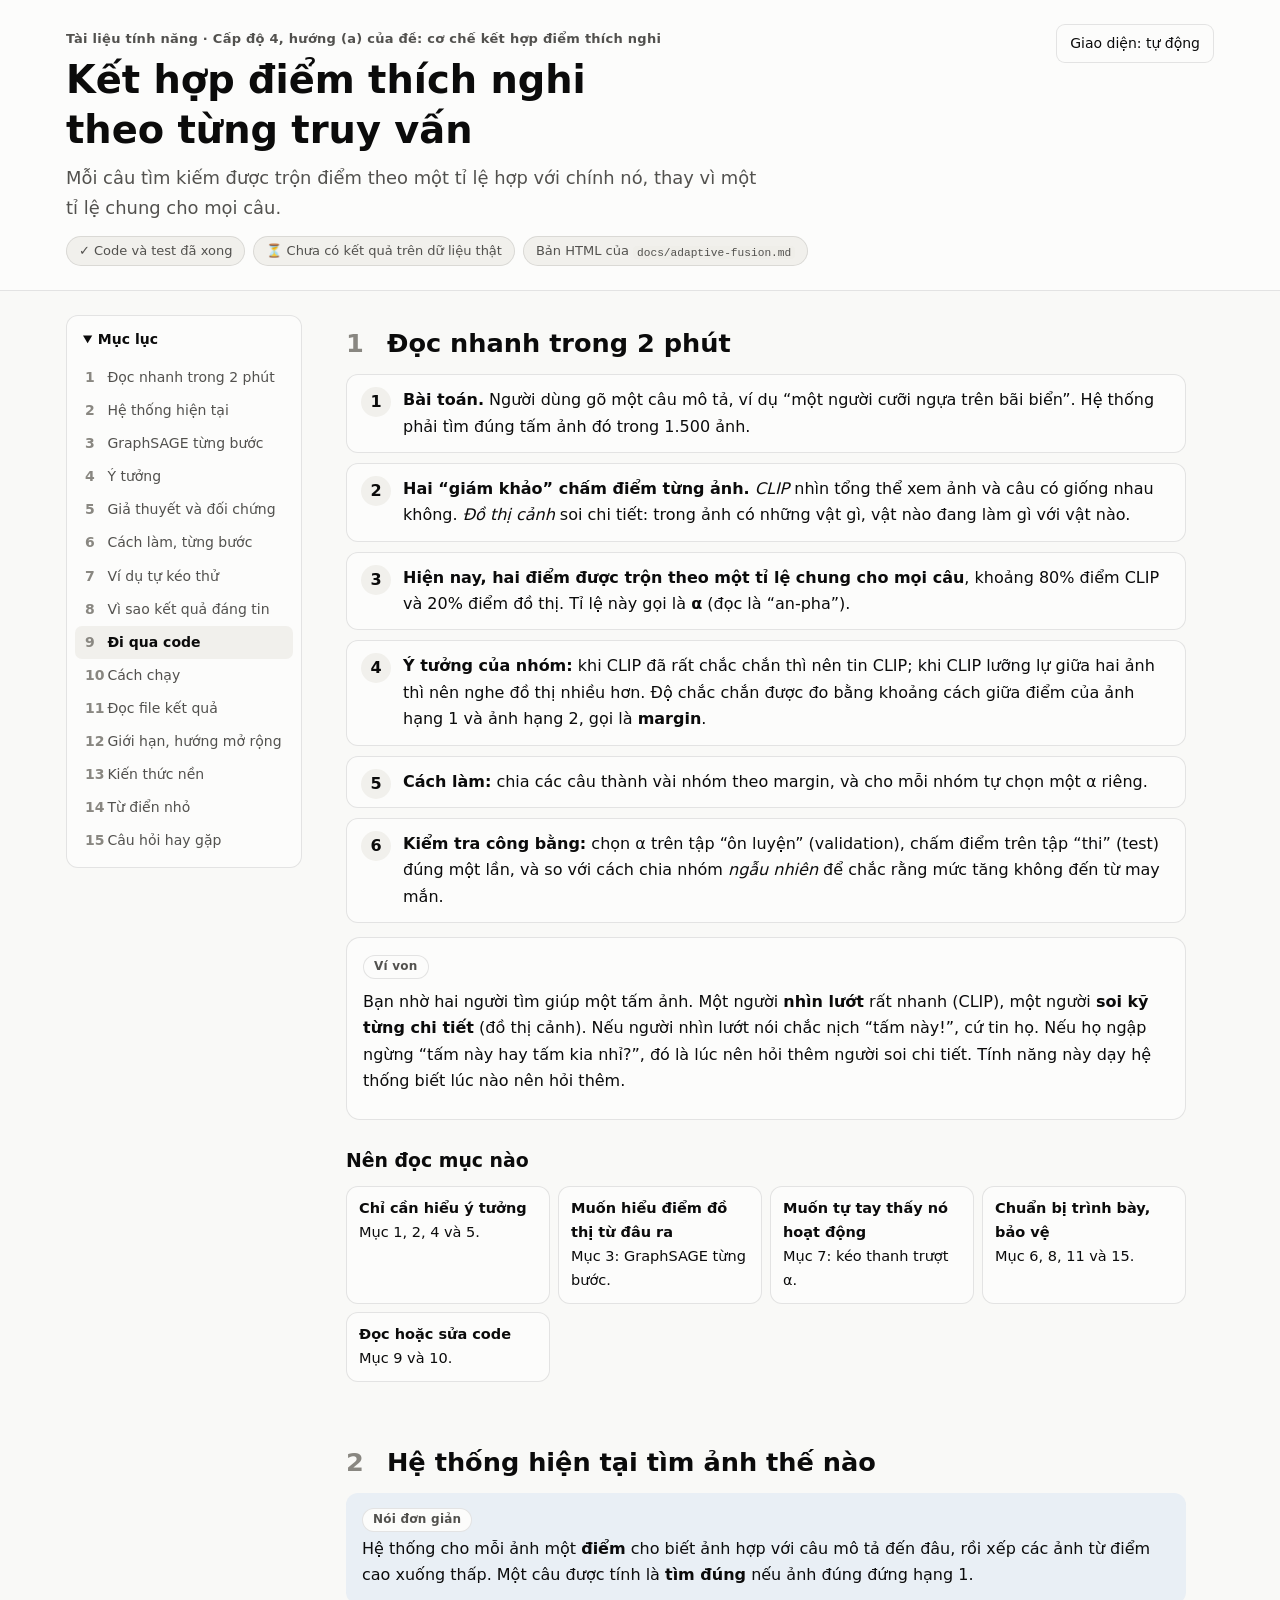
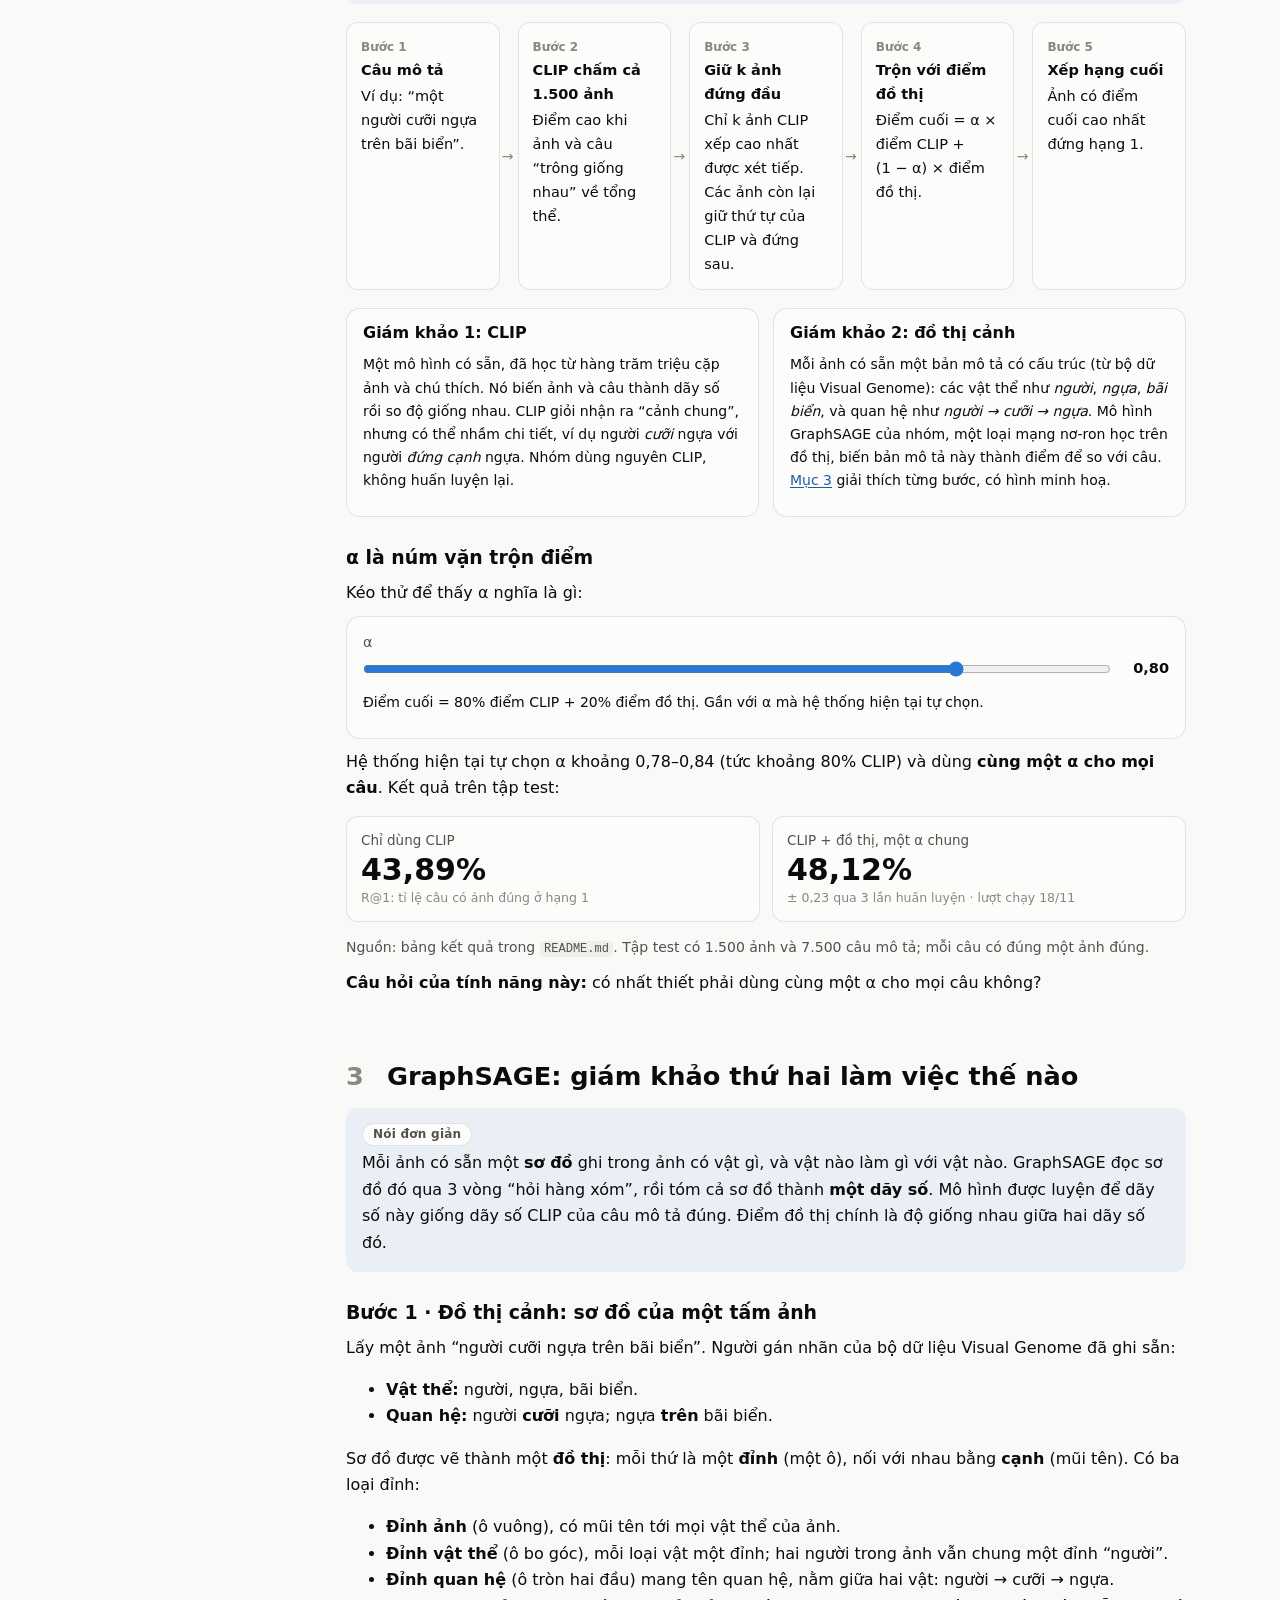
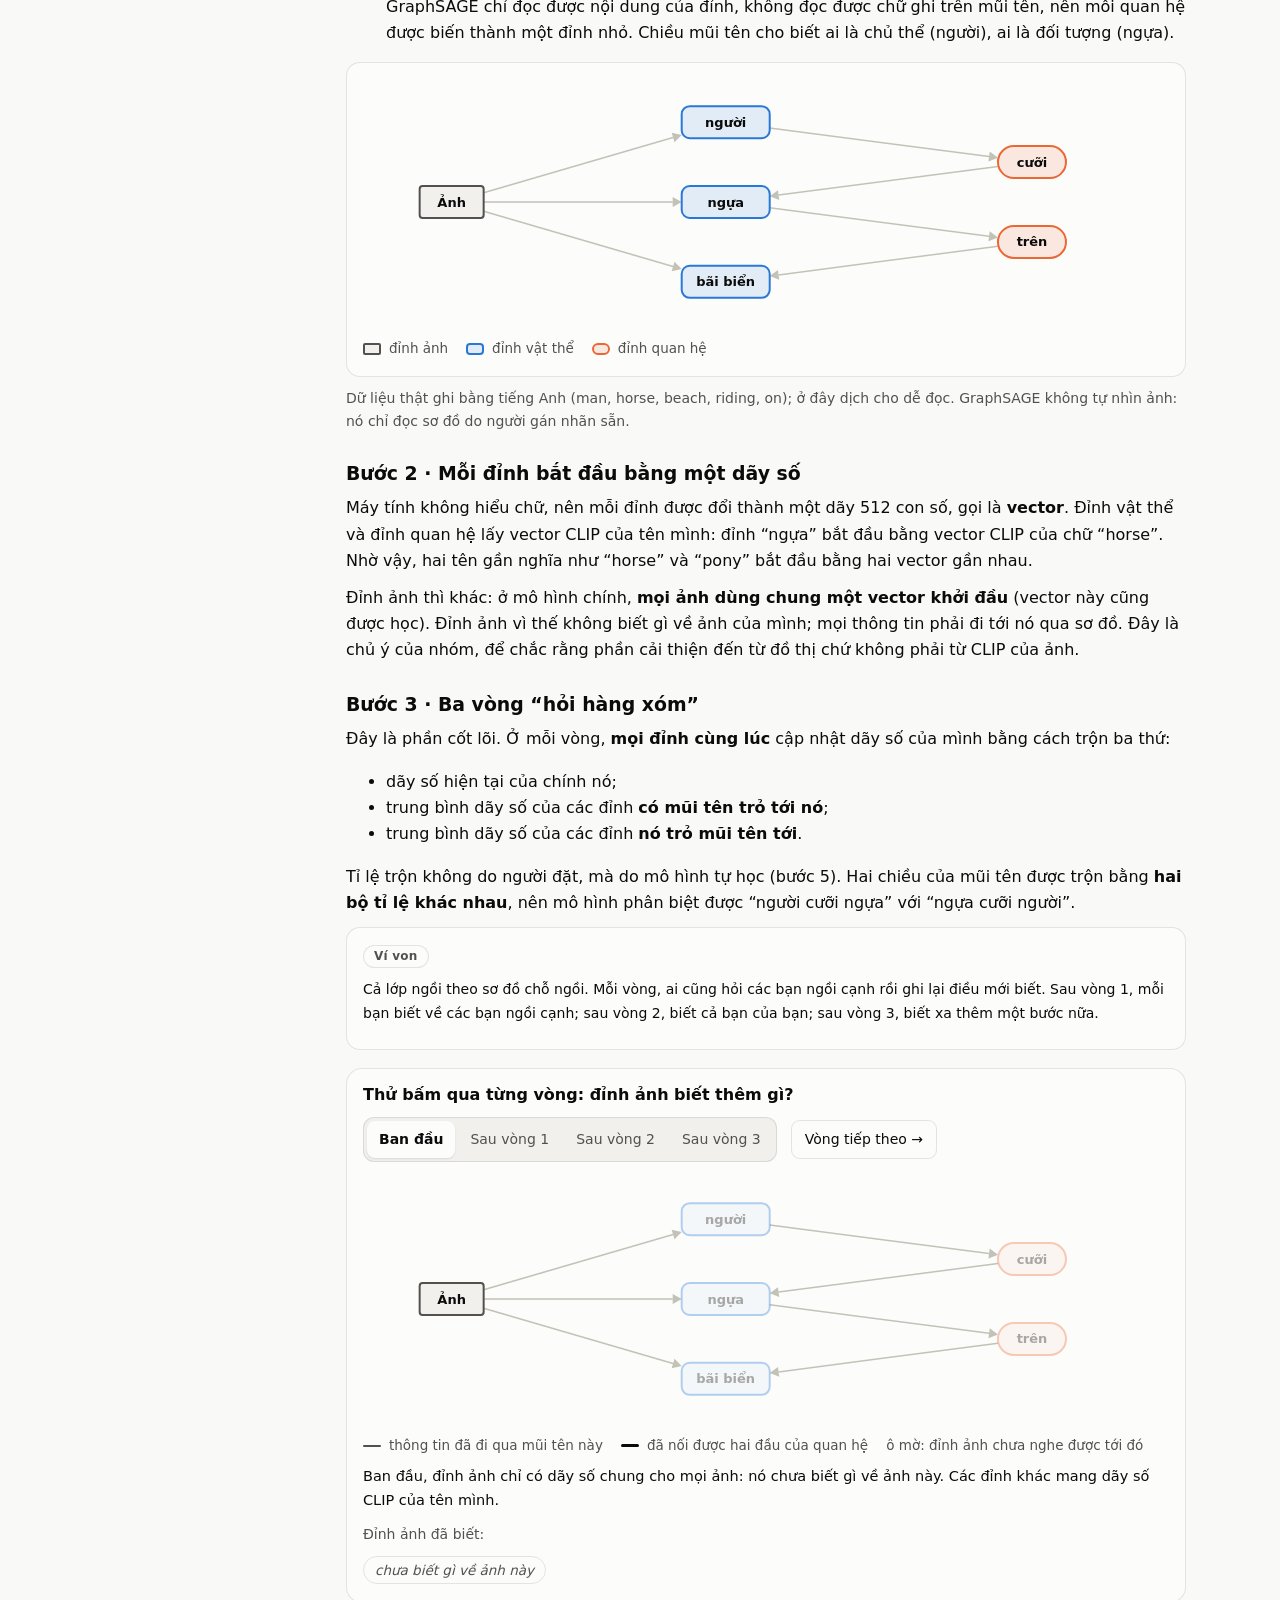
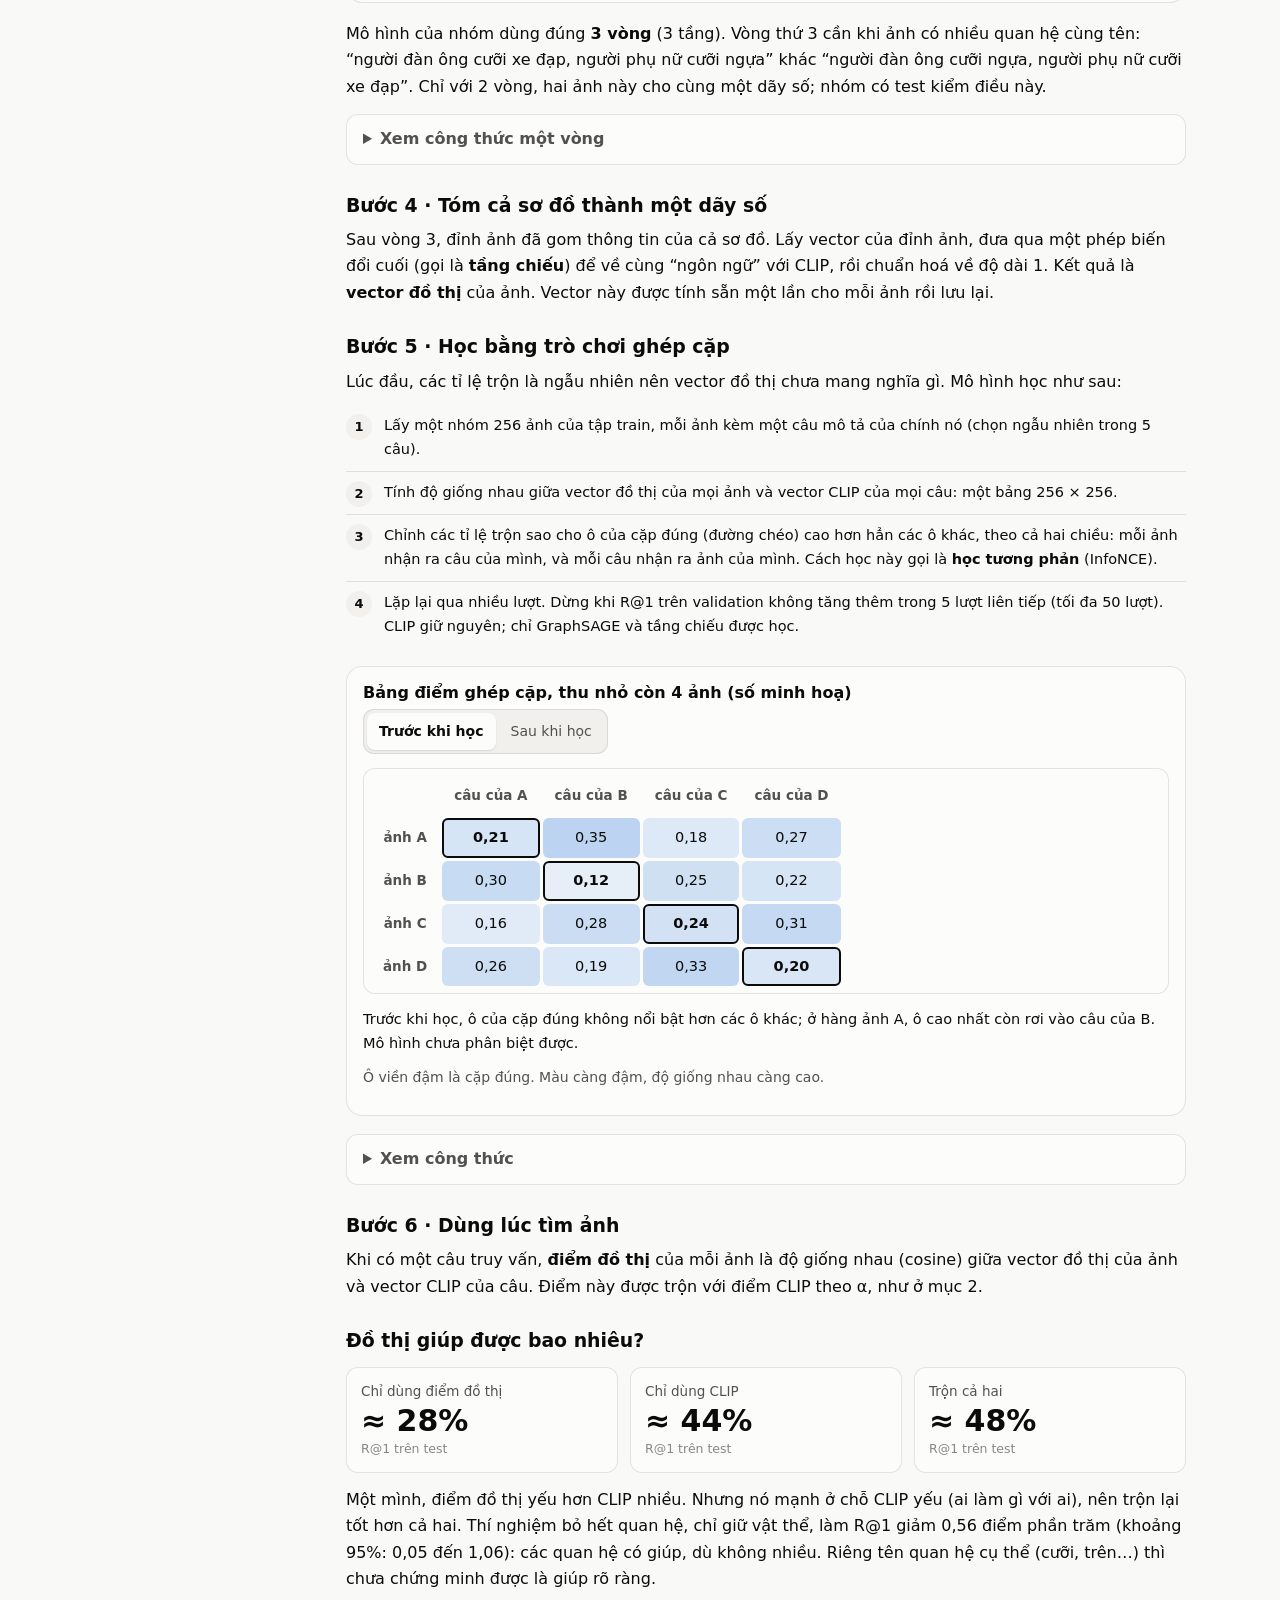
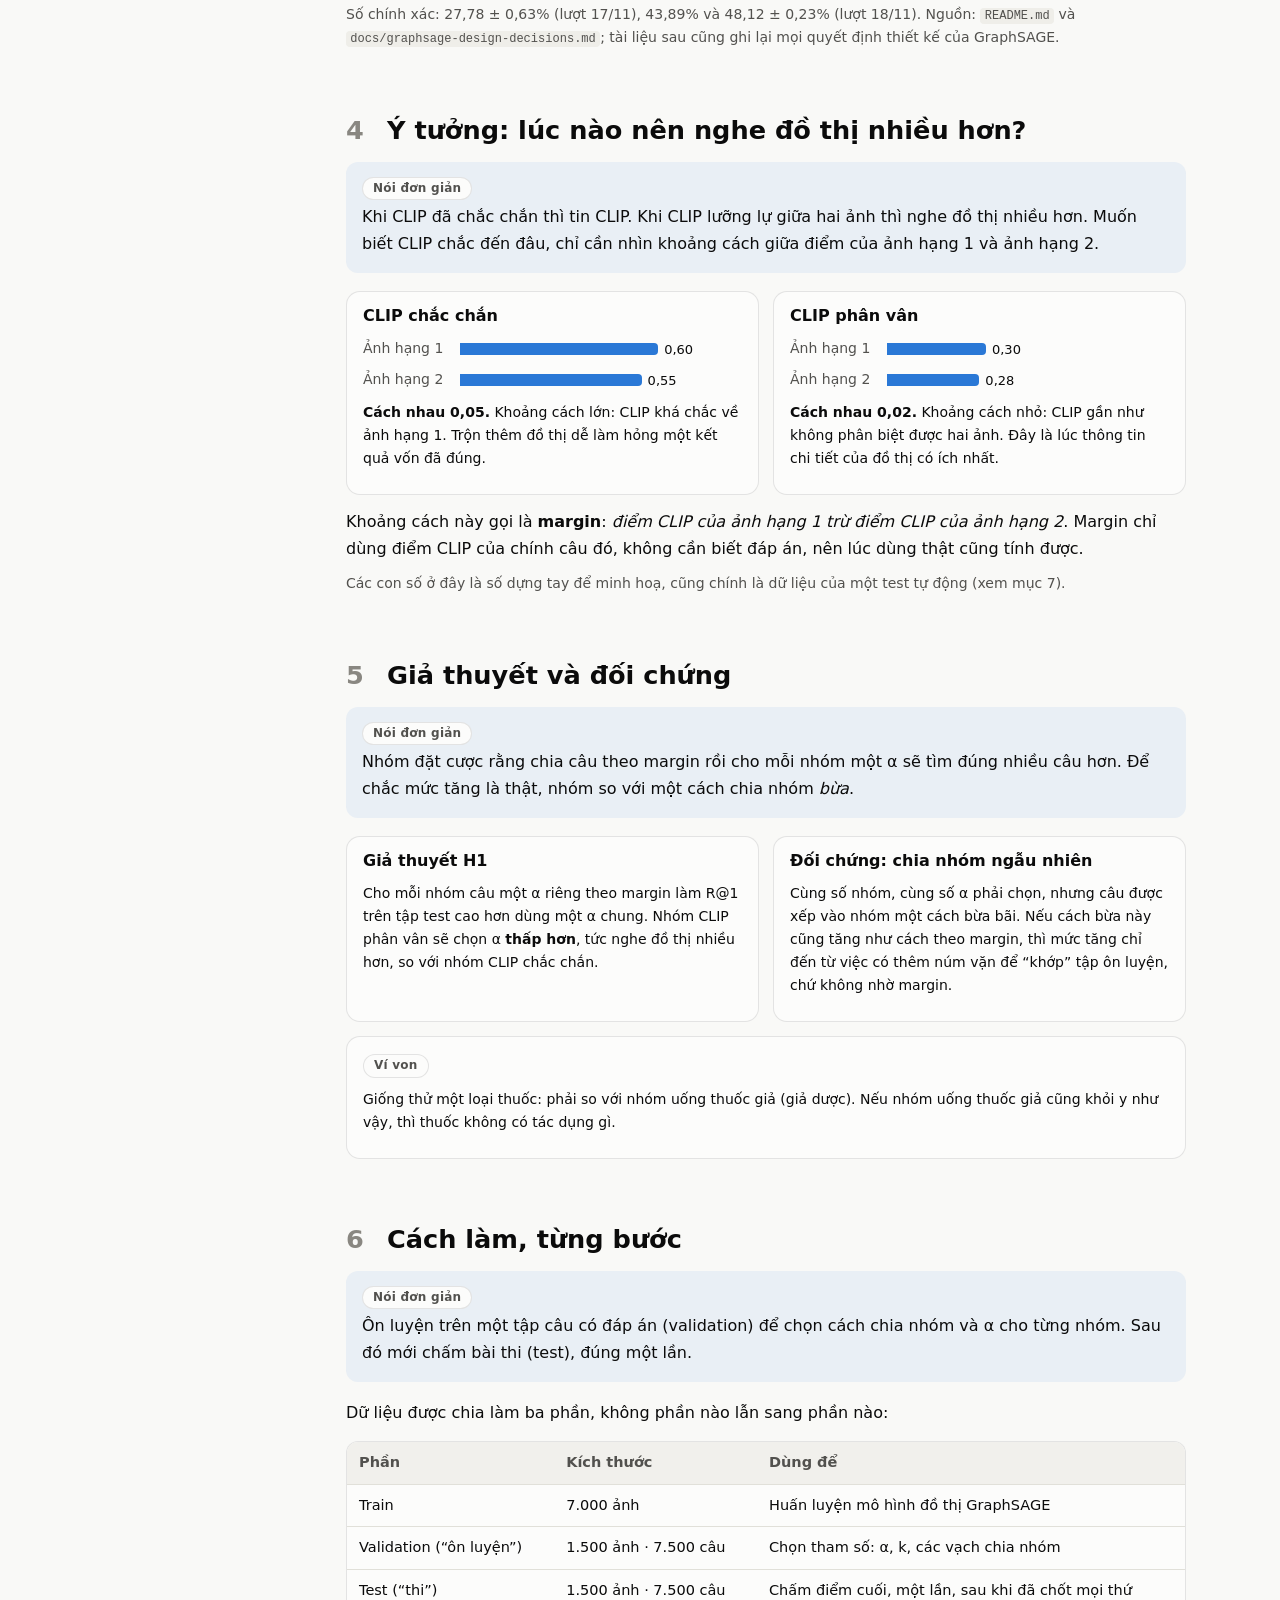
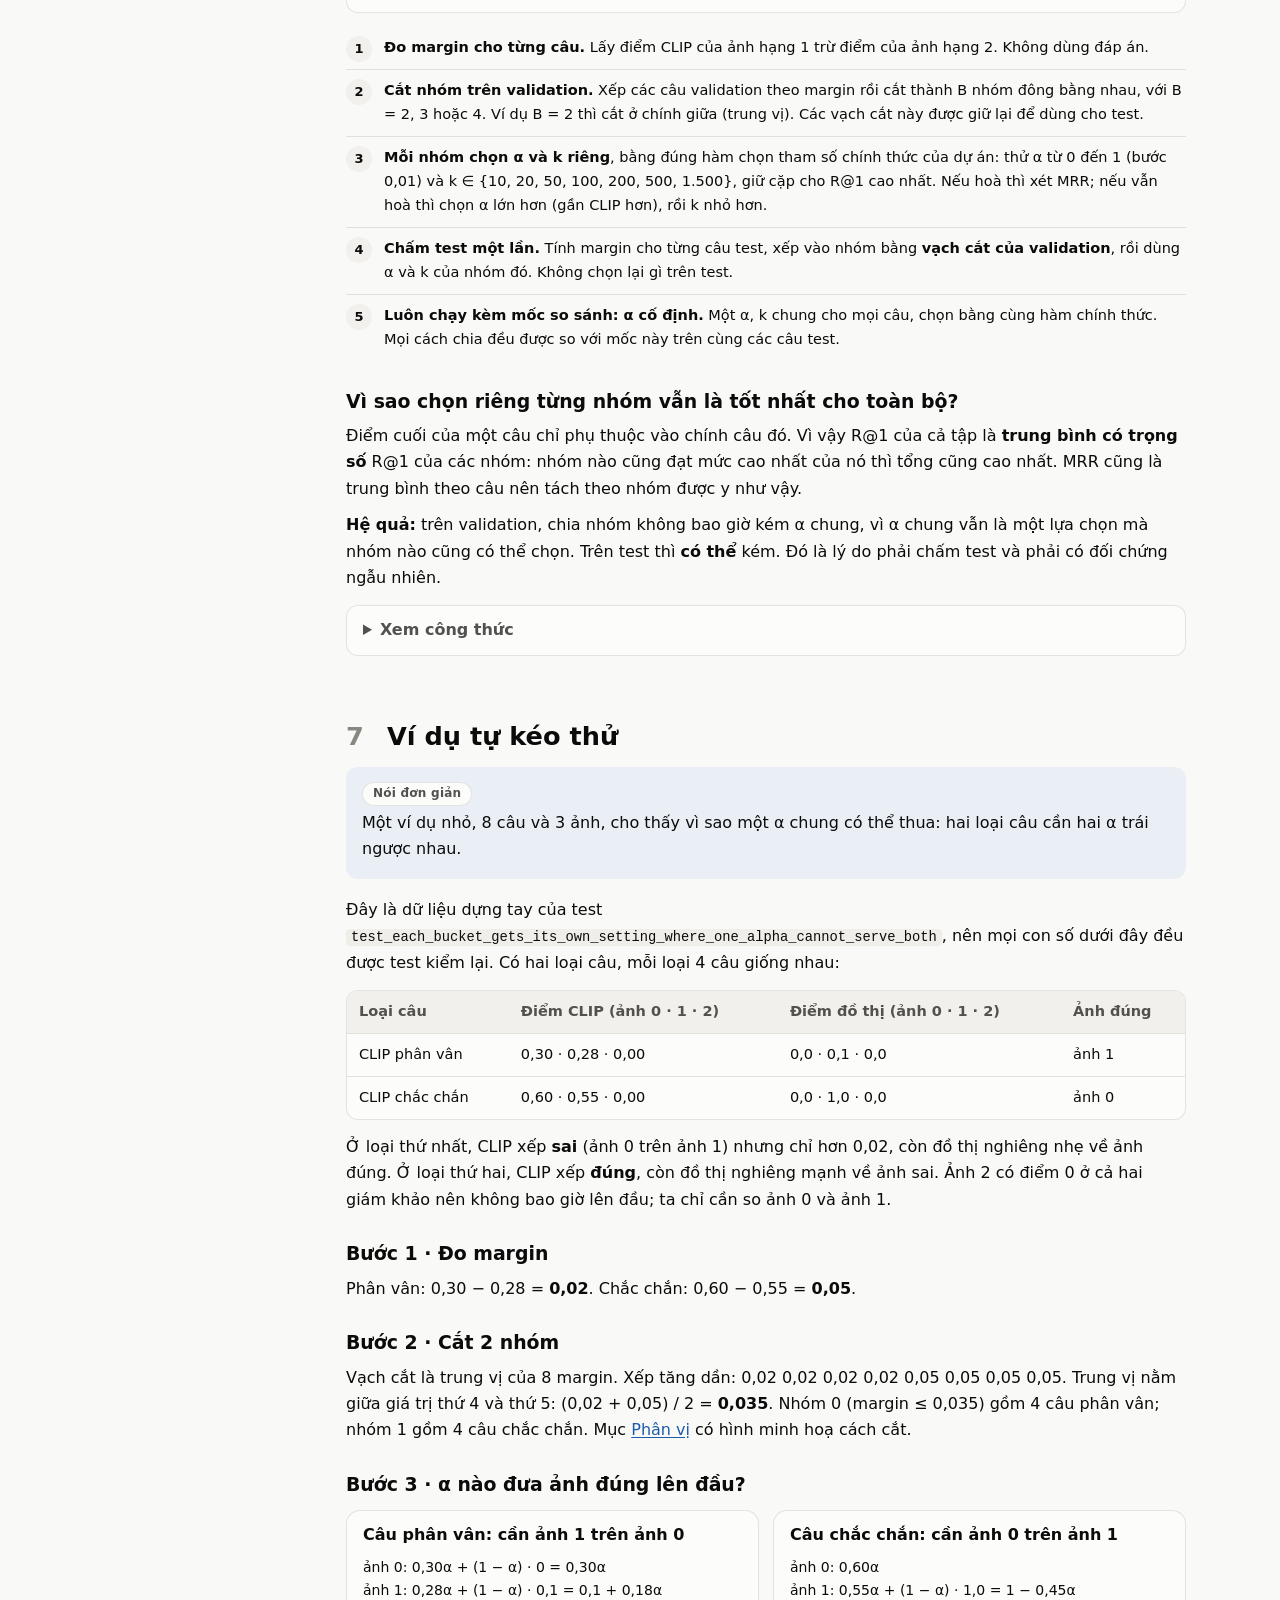
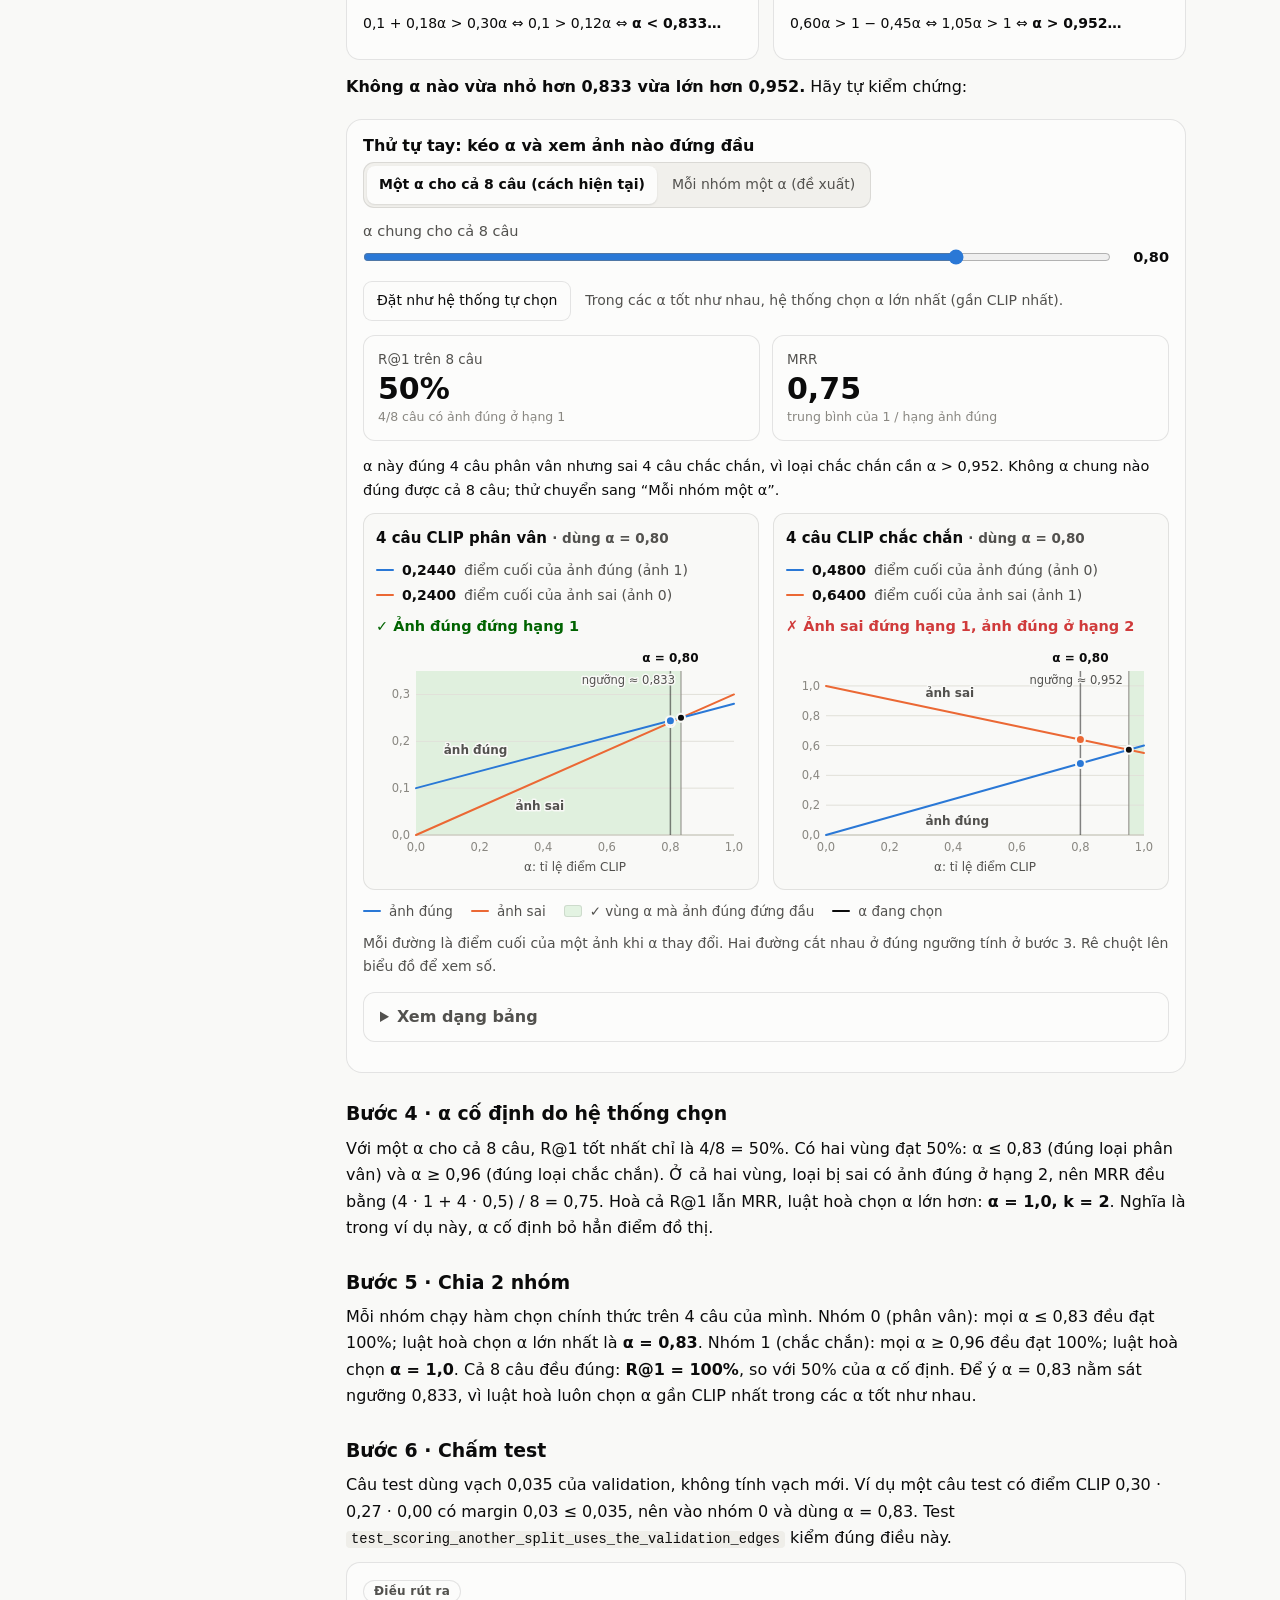
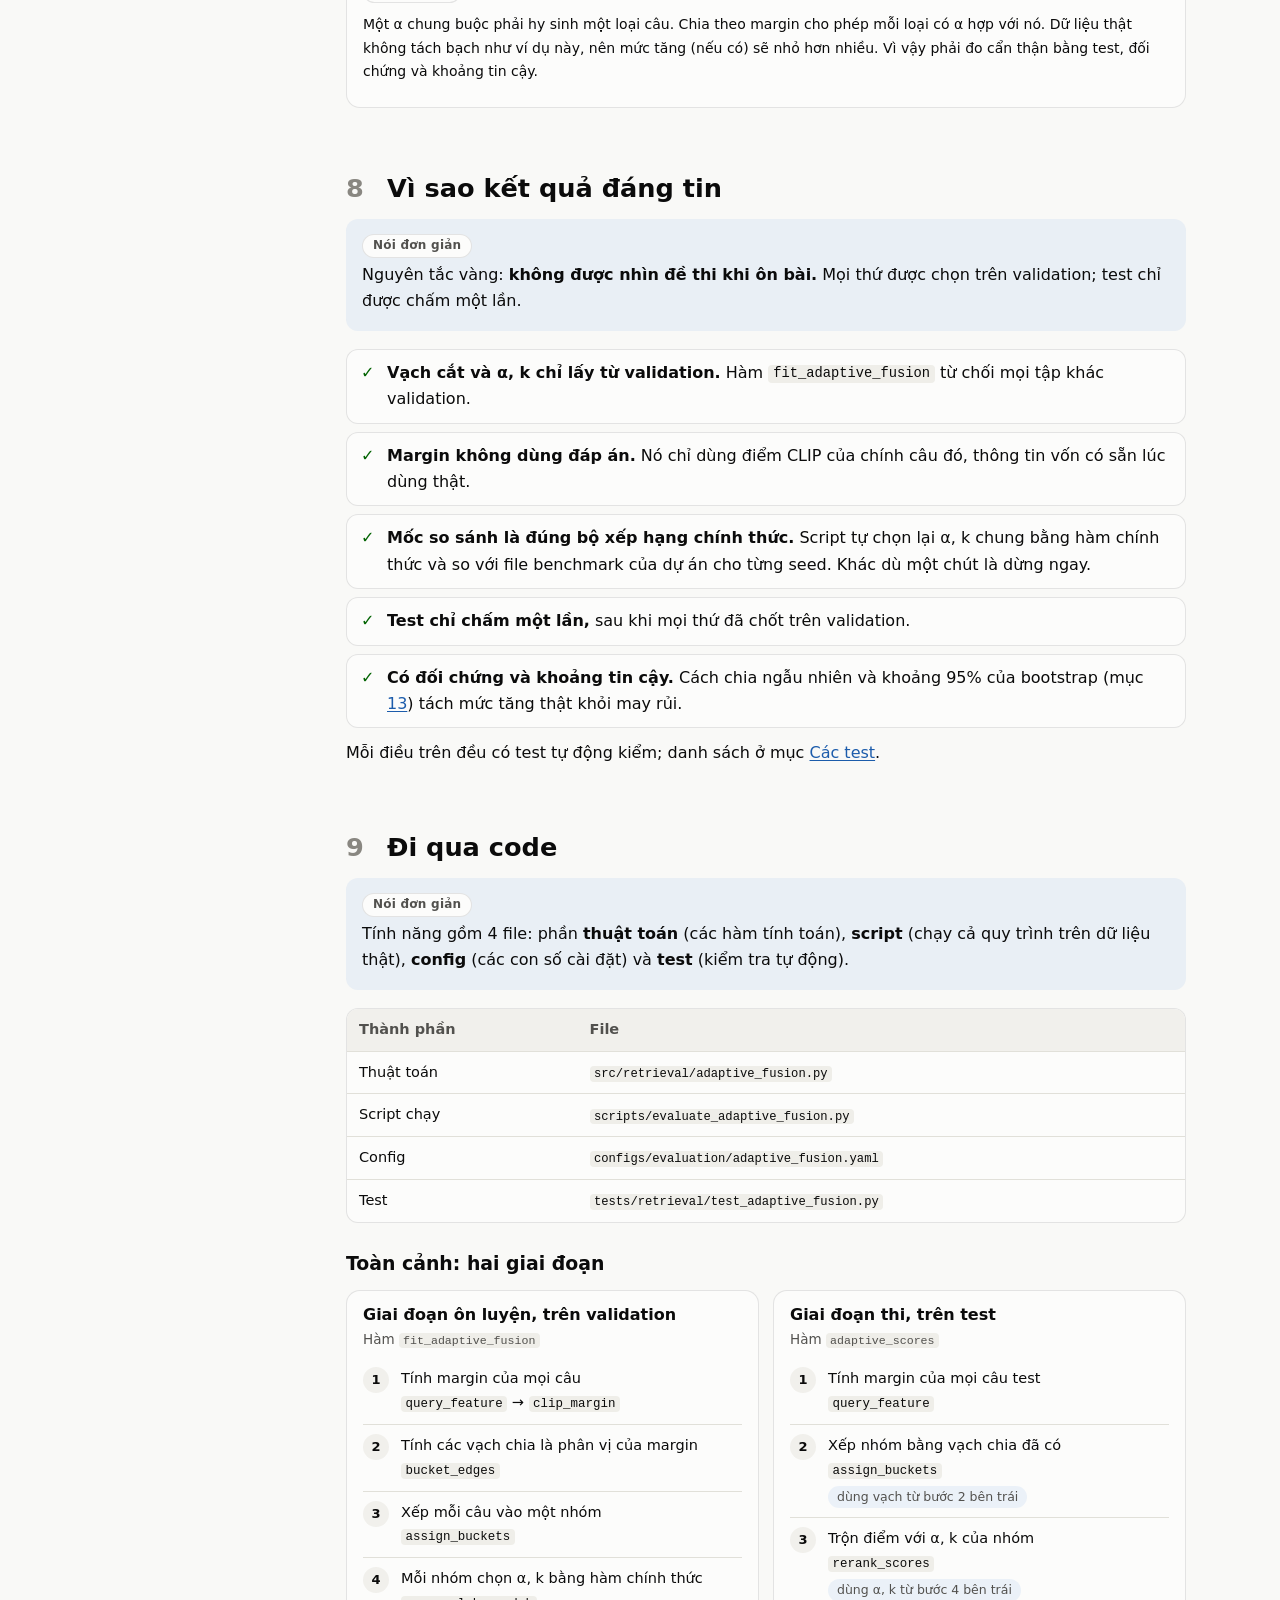
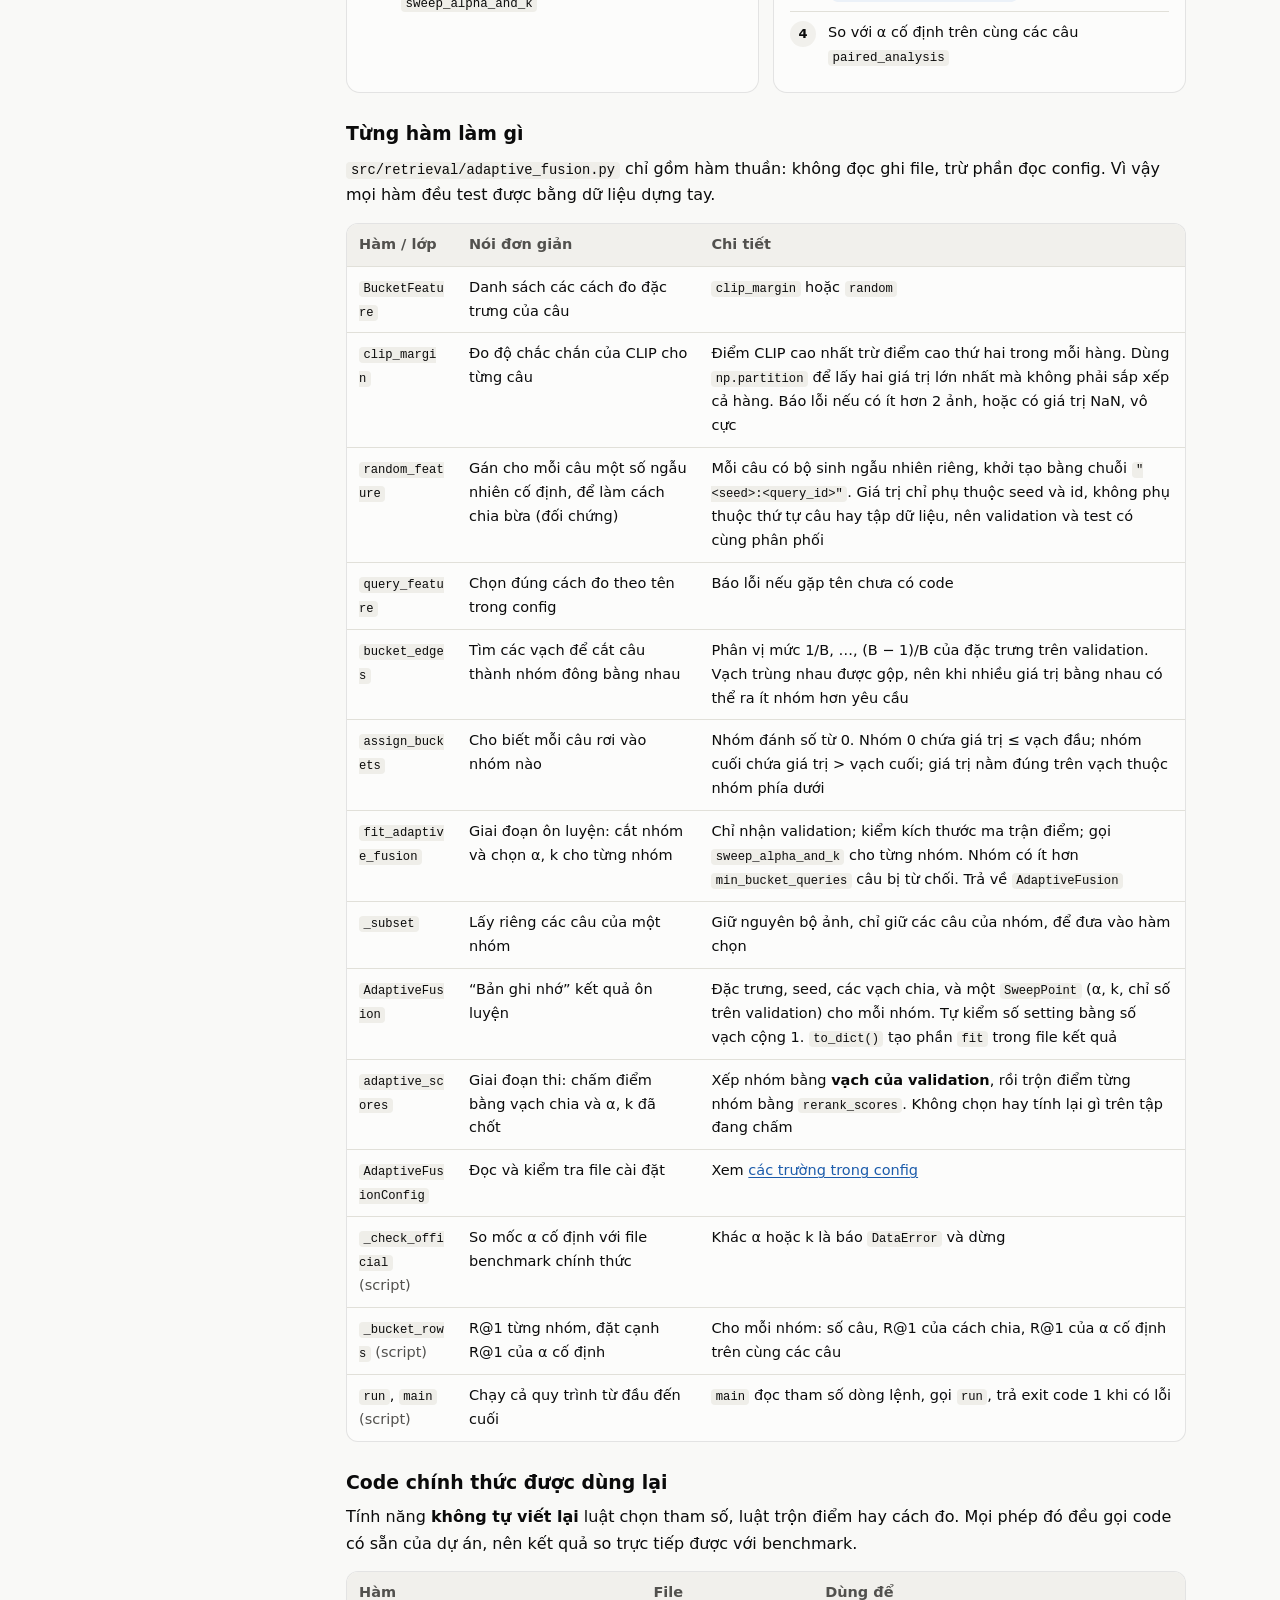
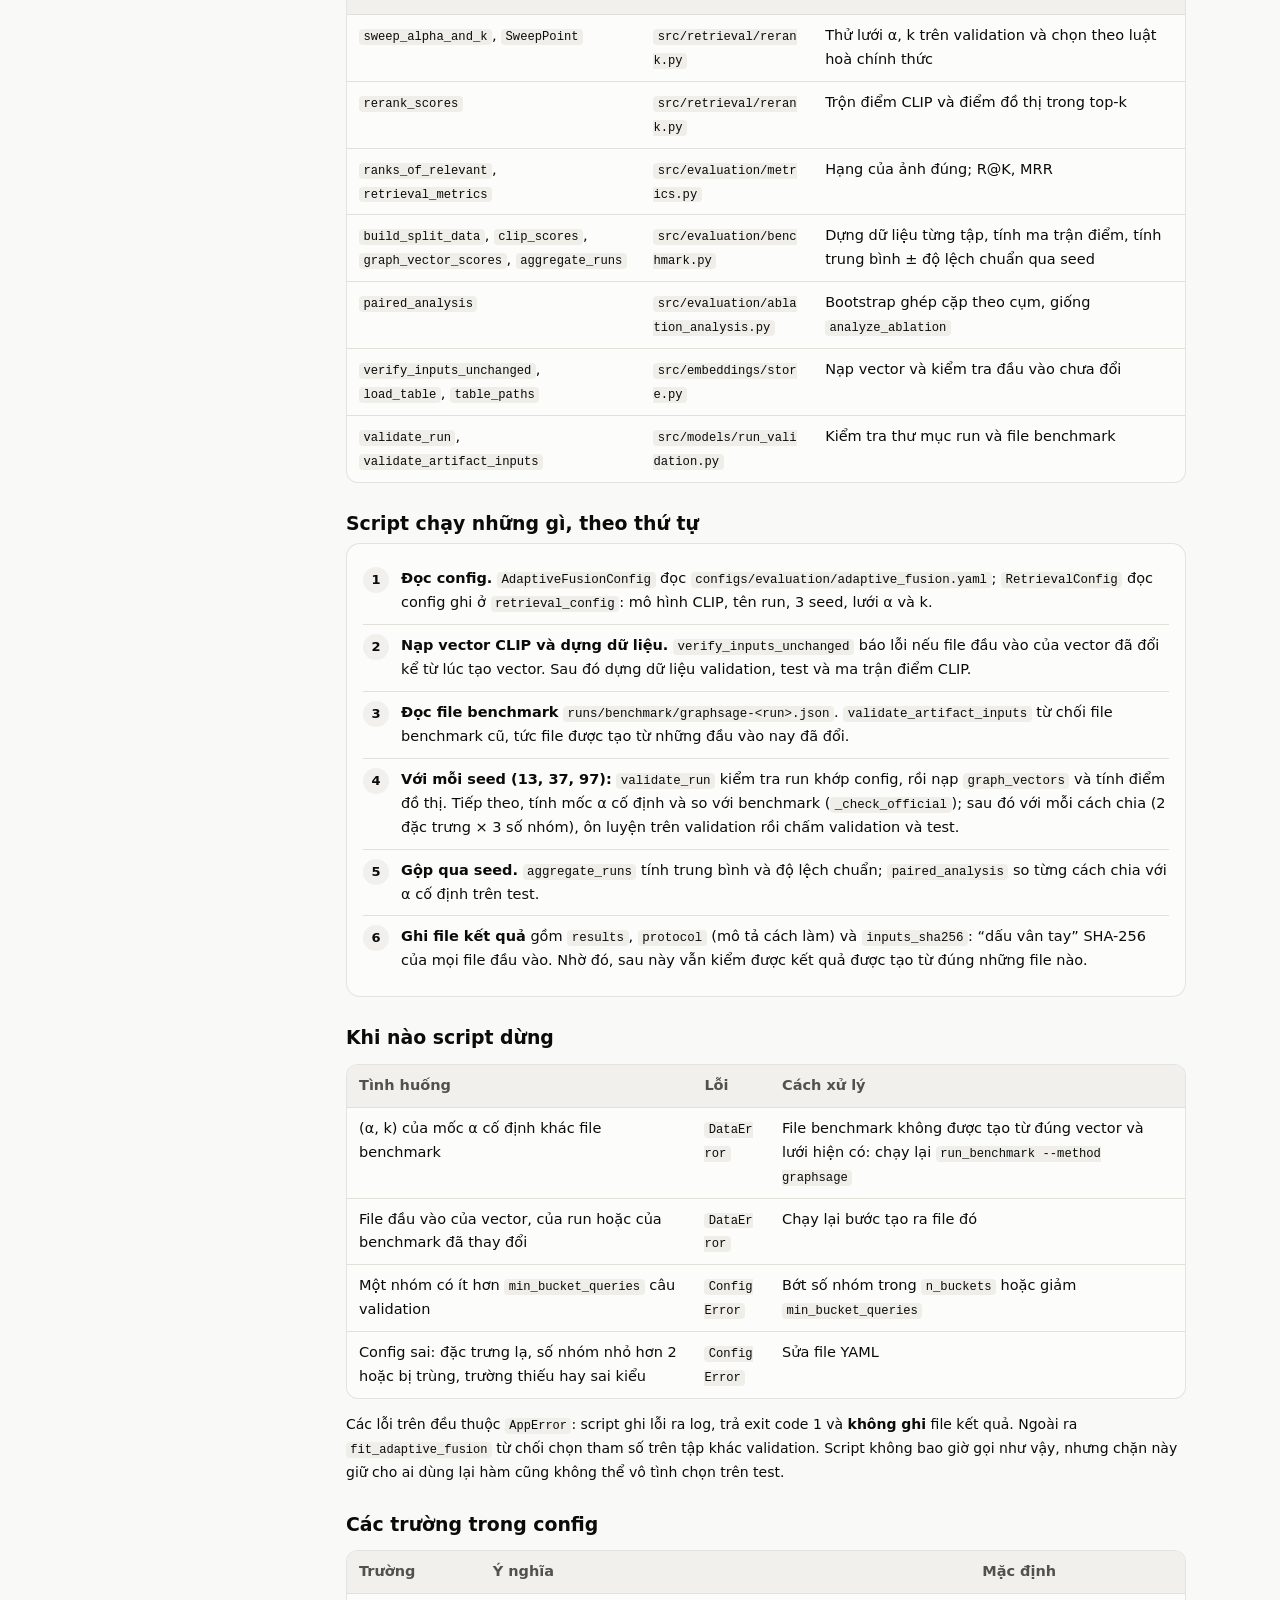
<file: docs/adaptive-fusion.html>
<!doctype html>
<html lang="vi">
<head>
<meta charset="utf-8">
<meta name="viewport" content="width=device-width, initial-scale=1">
<title>Kết hợp điểm thích nghi</title>
<meta name="description" content="Giải thích dễ hiểu tính năng kết hợp điểm thích nghi theo từng truy vấn: ý tưởng, ví dụ tự kéo thử, code hoạt động thế nào và cách đọc kết quả.">
<script>
  try {
    var savedTheme = localStorage.getItem("adaptive-fusion-theme");
    if (savedTheme === "light" || savedTheme === "dark") document.documentElement.dataset.theme = savedTheme;
  } catch (e) {}
</script>
<style>
  :root {
    color-scheme: light;
    --page: #f9f9f7;
    --surface: #fcfcfb;
    --surface-2: #f1f0ec;
    --text-1: #0b0b0b;
    --text-2: #52514e;
    --muted: #898781;
    --grid: #e1e0d9;
    --axis: #c3c2b7;
    --border: rgba(11, 11, 11, 0.10);
    --link: #1c5cab;
    --series-1: #2a78d6;
    --series-2: #eb6834;
    --series-3: #1baf7a;
    --series-4: #eda100;
    --good: #0ca30c;
    --good-text: #006300;
    --critical: #d03b3b;
    --good-wash: rgba(12, 163, 12, 0.10);
    --accent-wash: rgba(42, 120, 214, 0.08);
    --neutral-wash: rgba(11, 11, 11, 0.06);
    --obj-wash: rgba(42, 120, 214, 0.12);
    --rel-wash: rgba(235, 104, 52, 0.13);
    --code-bg: #efeee9;
    --shadow: 0 4px 16px rgba(0, 0, 0, 0.10);
  }
  @media (prefers-color-scheme: dark) {
    :root:where(:not([data-theme="light"])) {
      color-scheme: dark;
      --page: #0d0d0d;
      --surface: #1a1a19;
      --surface-2: #242422;
      --text-1: #f0efec;
      --text-2: #c3c2b7;
      --muted: #898781;
      --grid: #2c2c2a;
      --axis: #383835;
      --border: rgba(255, 255, 255, 0.10);
      --link: #6da7ec;
      --series-1: #3987e5;
      --series-2: #d95926;
      --series-3: #199e70;
      --series-4: #c98500;
      --good-text: #0ca30c;
      --good-wash: rgba(12, 163, 12, 0.16);
      --accent-wash: rgba(57, 135, 229, 0.13);
      --neutral-wash: rgba(255, 255, 255, 0.07);
      --obj-wash: rgba(57, 135, 229, 0.20);
      --rel-wash: rgba(217, 89, 38, 0.22);
      --code-bg: #262624;
      --shadow: 0 4px 16px rgba(0, 0, 0, 0.45);
    }
  }
  :root[data-theme="dark"] {
    color-scheme: dark;
    --page: #0d0d0d;
    --surface: #1a1a19;
    --surface-2: #242422;
    --text-1: #f0efec;
    --text-2: #c3c2b7;
    --muted: #898781;
    --grid: #2c2c2a;
    --axis: #383835;
    --border: rgba(255, 255, 255, 0.10);
    --link: #6da7ec;
    --series-1: #3987e5;
    --series-2: #d95926;
    --series-3: #199e70;
    --series-4: #c98500;
    --good-text: #0ca30c;
    --good-wash: rgba(12, 163, 12, 0.16);
    --accent-wash: rgba(57, 135, 229, 0.13);
    --neutral-wash: rgba(255, 255, 255, 0.07);
    --obj-wash: rgba(57, 135, 229, 0.20);
    --rel-wash: rgba(217, 89, 38, 0.22);
    --code-bg: #262624;
    --shadow: 0 4px 16px rgba(0, 0, 0, 0.45);
  }

  * { box-sizing: border-box; }
  html { scroll-behavior: smooth; scroll-padding-top: 16px; }
  @media (prefers-reduced-motion: reduce) { html { scroll-behavior: auto; } }
  body {
    margin: 0;
    background: var(--page);
    color: var(--text-1);
    font: 16px/1.65 system-ui, -apple-system, "Segoe UI", Roboto, sans-serif;
    -webkit-font-smoothing: antialiased;
  }
  a { color: var(--link); text-underline-offset: 2px; }
  h1, h2, h3, h4 { line-height: 1.3; }
  h2 { font-size: 1.6rem; margin: 0 0 12px; }
  h3 { font-size: 1.18rem; margin: 28px 0 8px; }
  h4 { font-size: 1rem; margin: 18px 0 6px; }
  p { margin: 10px 0; }
  code, pre, kbd { font-family: ui-monospace, SFMono-Regular, Menlo, Consolas, monospace; font-size: 0.86em; }
  code { background: var(--code-bg); padding: 0.08em 0.36em; border-radius: 4px; overflow-wrap: anywhere; }
  pre { background: var(--code-bg); padding: 12px 14px; border-radius: 10px; overflow-x: auto; line-height: 1.55; margin: 12px 0; }
  pre code { background: none; padding: 0; overflow-wrap: normal; }
  :focus-visible { outline: 2px solid var(--series-1); outline-offset: 2px; border-radius: 4px; }
  .muted { color: var(--text-2); }
  .small { font-size: 14px; }
  .nowrap { white-space: nowrap; }
  .num { font-variant-numeric: tabular-nums; white-space: nowrap; }

  /* ---------- Header ---------- */
  .hero { border-bottom: 1px solid var(--border); background: var(--surface); }
  .hero-inner { max-width: 1180px; margin: 0 auto; padding: 28px 16px 24px; position: relative; }
  .kicker { margin: 0 0 6px; font-size: 13px; font-weight: 600; letter-spacing: 0.02em; color: var(--text-2); }
  .hero h1 { margin: 0 0 8px; font-size: clamp(1.7rem, 4vw, 2.4rem); max-width: 22ch; }
  .lead { font-size: 1.12rem; color: var(--text-2); max-width: 62ch; margin: 0 0 14px; }
  .badges { display: flex; flex-wrap: wrap; gap: 8px; margin: 0; padding: 0; list-style: none; }
  .badge { font-size: 13px; background: var(--surface-2); border: 1px solid var(--border); border-radius: 999px; padding: 3px 12px; color: var(--text-2); }
  .theme-toggle { position: absolute; top: 24px; right: 16px; }
  @media (max-width: 640px) { .theme-toggle { position: static; margin-top: 14px; } }

  /* ---------- Layout ---------- */
  .layout { display: grid; grid-template-columns: minmax(0, 1fr); gap: 32px; max-width: 1180px; margin: 0 auto; padding: 24px 16px 72px; }
  @media (min-width: 1100px) { .layout { grid-template-columns: 236px minmax(0, 1fr); gap: 44px; } }
  main { min-width: 0; max-width: 840px; }
  main > section { padding-top: 12px; margin-bottom: 52px; }
  .sec-num { display: inline-block; min-width: 1.6em; color: var(--muted); font-weight: 600; }

  .toc { font-size: 14px; }
  @media (min-width: 1100px) { .toc { position: sticky; top: 16px; align-self: start; max-height: calc(100vh - 32px); overflow: auto; } }
  .toc details { background: var(--surface); border: 1px solid var(--border); border-radius: 12px; padding: 6px 8px; }
  .toc summary { cursor: pointer; padding: 6px 8px; font-weight: 600; }
  .toc ol { list-style: none; margin: 4px 0; padding: 0; }
  .toc li a { display: block; padding: 5px 10px; border-radius: 7px; color: var(--text-2); text-decoration: none; }
  .toc li a:hover { background: var(--surface-2); color: var(--text-1); }
  .toc li a[aria-current="true"] { background: var(--surface-2); color: var(--text-1); font-weight: 600; }
  @media (max-width: 1099px) { .toc ol { columns: 2; column-gap: 12px; } .toc li { break-inside: avoid; } }
  @media (max-width: 560px) { .toc ol { columns: 1; } }

  /* ---------- Building blocks ---------- */
  .simple { background: var(--accent-wash); border-radius: 12px; padding: 12px 16px; margin: 14px 0 18px; }
  .simple p { margin: 4px 0; }
  .chip { display: inline-block; font-size: 12px; font-weight: 650; letter-spacing: 0.02em; color: var(--text-2); background: var(--surface); border: 1px solid var(--border); border-radius: 999px; padding: 1px 10px; }
  .card { background: var(--surface); border: 1px solid var(--border); border-radius: 14px; padding: 14px 16px; }
  .card h4 { margin-top: 0; }
  .grid-2 { display: grid; gap: 14px; grid-template-columns: minmax(0, 1fr); margin: 14px 0; }
  @media (min-width: 720px) { .grid-2 { grid-template-columns: repeat(2, minmax(0, 1fr)); } }
  .note { font-size: 14px; color: var(--text-2); }

  details.more { background: var(--surface); border: 1px solid var(--border); border-radius: 12px; padding: 0 16px; margin: 14px 0; }
  details.more > summary { cursor: pointer; padding: 11px 0; font-weight: 600; color: var(--text-2); }
  details.more[open] > summary { border-bottom: 1px solid var(--grid); margin-bottom: 8px; }
  details.more > :last-child { margin-bottom: 14px; }

  .table-wrap { overflow-x: auto; background: var(--surface); border: 1px solid var(--border); border-radius: 12px; margin: 14px 0; }
  table { width: 100%; border-collapse: collapse; font-size: 14.5px; }
  th, td { text-align: left; vertical-align: top; padding: 9px 12px; border-bottom: 1px solid var(--grid); }
  tr:last-child > td { border-bottom: 0; }
  th { font-weight: 600; color: var(--text-2); background: var(--surface-2); }
  td code { font-size: 0.84em; }

  math[display="block"] { margin: 12px 0; overflow-x: auto; overflow-y: hidden; padding: 4px 0; font-size: 1.08em; }
  math mtd { padding: 3px 12px 3px 0; text-align: left; }

  /* ---------- Quick read ---------- */
  ol.quick { counter-reset: q; list-style: none; padding: 0; margin: 14px 0; display: grid; gap: 10px; }
  ol.quick > li { counter-increment: q; position: relative; padding: 12px 14px 12px 56px; background: var(--surface); border: 1px solid var(--border); border-radius: 12px; }
  ol.quick > li::before { content: counter(q); position: absolute; left: 14px; top: 12px; width: 30px; height: 30px; border-radius: 50%; background: var(--surface-2); font-weight: 700; text-align: center; line-height: 30px; }
  .reading-guide { display: grid; gap: 8px; grid-template-columns: repeat(auto-fit, minmax(180px, 1fr)); margin: 14px 0; padding: 0; list-style: none; }
  .reading-guide li { background: var(--surface); border: 1px solid var(--border); border-radius: 12px; padding: 10px 12px; font-size: 14.5px; }
  .reading-guide b { display: block; }

  /* ---------- Pipeline ---------- */
  .pipeline { display: grid; gap: 16px; margin: 18px 0; padding: 0; list-style: none; }
  .pipeline > li { position: relative; background: var(--surface); border: 1px solid var(--border); border-radius: 12px; padding: 12px 14px; font-size: 14.5px; }
  .pipeline > li b { display: block; margin-bottom: 2px; }
  .pipeline > li:not(:last-child)::after { content: "↓"; position: absolute; left: 50%; bottom: -16px; transform: translateX(-50%); color: var(--muted); font-size: 14px; line-height: 16px; }
  @media (min-width: 800px) {
    .pipeline { grid-template-columns: repeat(5, minmax(0, 1fr)); gap: 18px; }
    .pipeline > li:not(:last-child)::after { content: "→"; left: auto; right: -15px; bottom: auto; top: 50%; transform: translateY(-50%); }
  }
  .step-tag { display: inline-block; font-size: 12px; color: var(--muted); font-weight: 600; }

  /* ---------- Controls ---------- */
  .btn { font: inherit; font-size: 14px; border: 1px solid var(--border); background: var(--surface); color: var(--text-1); padding: 7px 13px; border-radius: 9px; cursor: pointer; }
  .btn:hover { background: var(--surface-2); }
  .seg { display: inline-flex; flex-wrap: wrap; gap: 3px; padding: 3px; border: 1px solid var(--border); border-radius: 11px; background: var(--surface-2); }
  .seg button { font: inherit; font-size: 14px; border: 0; background: transparent; color: var(--text-2); padding: 7px 12px; border-radius: 8px; cursor: pointer; }
  .seg button[aria-pressed="true"] { background: var(--surface); color: var(--text-1); font-weight: 600; box-shadow: 0 1px 2px rgba(0, 0, 0, 0.10); }
  .controls { display: flex; flex-wrap: wrap; align-items: center; gap: 10px 14px; margin: 12px 0; }
  .slider { display: grid; grid-template-columns: minmax(0, 1fr) auto; align-items: center; gap: 2px 12px; width: 100%; font-size: 14.5px; }
  .slider .s-label { grid-column: 1 / -1; color: var(--text-2); }
  .slider input[type="range"] { width: 100%; accent-color: var(--series-1); margin: 0; }
  .slider output { font-weight: 650; font-variant-numeric: tabular-nums; min-width: 3.2em; text-align: right; }
  .slider[hidden] { display: none; }

  /* ---------- Stat tiles ---------- */
  .tiles { display: grid; gap: 12px; grid-template-columns: repeat(auto-fit, minmax(170px, 1fr)); margin: 14px 0; }
  .tile { background: var(--surface); border: 1px solid var(--border); border-radius: 12px; padding: 12px 14px; }
  .t-label { font-size: 13.5px; color: var(--text-2); }
  .t-value { font-size: 30px; font-weight: 650; line-height: 1.25; }
  .t-sub { font-size: 12.5px; color: var(--muted); }

  /* ---------- Idea cards with score bars ---------- */
  .score-bars { display: grid; gap: 8px; margin: 10px 0 4px; }
  .score-row { display: grid; grid-template-columns: 6.2em minmax(0, 1fr); align-items: center; gap: 10px; font-size: 14px; }
  .score-track { position: relative; height: 18px; }
  .score-fill { position: absolute; left: 0; top: 3px; height: 12px; background: var(--series-1); border-radius: 0 4px 4px 0; }
  .score-value { position: absolute; top: -1px; font-size: 13px; color: var(--text-1); font-variant-numeric: tabular-nums; }
  .gap-note { font-weight: 650; }

  /* ---------- Explorer ---------- */
  .explorer { background: var(--surface); border: 1px solid var(--border); border-radius: 16px; padding: 16px; margin: 18px 0; }
  .explorer h4 { margin-top: 0; }
  .explorer .sliders { display: grid; gap: 12px; margin: 12px 0; }
  .kind-grid { display: grid; gap: 14px; grid-template-columns: minmax(0, 1fr); margin-top: 10px; }
  @media (min-width: 760px) { .kind-grid { grid-template-columns: repeat(2, minmax(0, 1fr)); } }
  .kind-card { margin: 0; border: 1px solid var(--border); border-radius: 12px; padding: 12px; background: var(--page); --chart-bg: var(--page); }
  .kind-card h5 { margin: 0; font-size: 15px; }
  .k-alpha { font-size: 13.5px; color: var(--text-2); }
  .k-scores { display: grid; grid-template-columns: auto auto 1fr; gap: 2px 8px; align-items: center; margin: 8px 0; font-size: 14px; }
  .k-scores strong { font-variant-numeric: tabular-nums; }
  .k-status { font-weight: 650; font-size: 14.5px; margin: 4px 0 8px; }
  .is-good { color: var(--good-text); }
  .is-bad { color: var(--critical); }
  .ex-note { font-size: 14.5px; margin: 8px 0 0; }

  /* ---------- Charts ---------- */
  :root { --chart-bg: var(--surface); }
  .chart { position: relative; }
  .chart svg { display: block; width: 100%; height: auto; overflow: visible; }
  /* A halo in the chart background keeps labels legible where they cross a line. */
  svg .annot, svg .direct, svg .now-label, svg .edge-label, svg .value-label,
  svg .region-name, svg .region-count, svg .region-empty {
    paint-order: stroke; stroke: var(--chart-bg); stroke-width: 3px; stroke-linejoin: round;
  }
  .legend { display: flex; flex-wrap: wrap; gap: 6px 18px; margin: 10px 0 2px; font-size: 13.5px; color: var(--text-2); }
  .legend .item { display: inline-flex; align-items: center; gap: 8px; }
  .line-key { display: inline-block; width: 18px; height: 0; border-top: 2px solid currentColor; border-radius: 2px; }
  .key-right { color: var(--series-1); }
  .key-wrong { color: var(--series-2); }
  .key-text { color: var(--text-1); }
  .swatch { display: inline-block; width: 18px; height: 12px; border-radius: 3px; border: 1px solid var(--border); }
  .swatch-good { background: var(--good-wash); }
  .swatch-neutral { background: var(--neutral-wash); }
  .tooltip { position: absolute; z-index: 5; pointer-events: none; background: var(--surface); color: var(--text-1); border: 1px solid var(--border); border-radius: 9px; box-shadow: var(--shadow); padding: 8px 10px; font-size: 13px; min-width: 156px; }
  .tooltip[hidden] { display: none; }
  .tip-head { color: var(--text-2); font-size: 12px; margin-bottom: 4px; }
  .tip-row { display: flex; align-items: center; gap: 8px; }
  .tip-row strong { font-variant-numeric: tabular-nums; }
  .tip-name { color: var(--text-2); }
  .tip-foot { margin-top: 4px; font-weight: 650; }

  svg .grid { stroke: var(--grid); stroke-width: 1; }
  svg .axis { stroke: var(--axis); stroke-width: 1; }
  svg .tick { fill: var(--muted); font-size: 11.5px; font-variant-numeric: tabular-nums; }
  svg .axis-title { fill: var(--text-2); font-size: 12px; }
  svg .series { stroke-width: 2; stroke-linecap: round; fill: none; }
  svg .line-right { stroke: var(--series-1); }
  svg .line-wrong { stroke: var(--series-2); }
  svg .dot { stroke: var(--chart-bg); stroke-width: 2; }
  svg .dot-right { fill: var(--series-1); }
  svg .dot-wrong { fill: var(--series-2); }
  svg .good-wash { fill: var(--good-wash); }
  svg .threshold { stroke: var(--muted); stroke-width: 1; }
  svg .cross-dot { fill: var(--text-1); stroke: var(--chart-bg); stroke-width: 2; }
  svg .annot { fill: var(--text-2); font-size: 11.5px; }
  svg .direct { fill: var(--text-2); font-size: 12px; font-weight: 600; }
  svg .now-line { stroke: var(--text-1); stroke-width: 1.5; opacity: 0.5; }
  svg .now-label { fill: var(--text-1); font-size: 12px; font-weight: 650; }
  svg .crosshair { stroke: var(--muted); stroke-width: 1; }
  svg .hit { fill: transparent; cursor: crosshair; }
  svg .edge { stroke: var(--text-1); stroke-width: 1.5; }
  svg .edge-label { fill: var(--text-1); font-size: 12px; font-weight: 650; }
  svg .value-label { fill: var(--text-2); font-size: 11.5px; font-variant-numeric: tabular-nums; }
  svg .b-0 { fill: var(--series-1); }
  svg .b-1 { fill: var(--series-2); }
  svg .b-2 { fill: var(--series-3); }
  svg .b-3 { fill: var(--series-4); }
  svg .region-name { fill: var(--text-1); font-size: 12.5px; font-weight: 650; }
  svg .region-count { fill: var(--text-2); font-size: 12px; }
  svg .region-empty { fill: var(--critical); font-size: 12px; font-weight: 650; }
  svg .bar { fill: var(--series-1); }
  svg .bar-hit { fill: transparent; }
  svg .bar.is-hover { opacity: 0.75; }
  svg .ci-wash { fill: var(--neutral-wash); }
  svg .ci-line { stroke: var(--text-2); stroke-width: 1; }
  svg .delta-line { stroke: var(--text-1); stroke-width: 1.5; }
  svg .interval { stroke: var(--series-1); stroke-width: 2; stroke-linecap: round; }
  svg .interval-dot { fill: var(--series-1); stroke: var(--chart-bg); stroke-width: 2; }
  svg .row-label { fill: var(--text-1); font-size: 12.5px; }

  /* ---------- GraphSAGE explainer ---------- */
  .know-list { display: flex; flex-wrap: wrap; gap: 6px; list-style: none; padding: 0; margin: 10px 0 2px; }
  .know-list li { font-size: 13.5px; background: var(--surface-2); border: 1px solid var(--border); border-radius: 999px; padding: 2px 11px; }
  .know-list li.is-new { background: var(--accent-wash); border-color: transparent; font-weight: 650; }
  .know-list li.is-empty { background: transparent; color: var(--text-2); font-style: italic; }
  .swatch-image { background: var(--surface-2); border: 2px solid var(--text-2); border-radius: 2px; }
  .swatch-object { background: var(--obj-wash); border: 2px solid var(--series-1); border-radius: 4px; }
  .swatch-relation { background: var(--rel-wash); border: 2px solid var(--series-2); border-radius: 999px; }
  .line-key.key-on { color: var(--text-2); }
  .line-key.key-chain { color: var(--text-1); border-top-width: 3px; }
  svg .g-edge { stroke: var(--axis); stroke-width: 1.5; fill: none; }
  svg .g-edge.is-on { stroke: var(--text-2); stroke-width: 2; }
  svg .g-edge.is-chain { stroke: var(--text-1); stroke-width: 3; }
  svg .g-head { fill: var(--axis); }
  svg .g-head.is-on { fill: var(--text-2); }
  svg .g-head.is-chain { fill: var(--text-1); }
  svg .g-node rect { stroke-width: 2; }
  svg .g-image rect { fill: var(--surface-2); stroke: var(--text-2); }
  svg .g-object rect { fill: var(--obj-wash); stroke: var(--series-1); }
  svg .g-relation rect { fill: var(--rel-wash); stroke: var(--series-2); }
  svg .g-node text { fill: var(--text-1); font-size: 13px; font-weight: 650; }
  svg .g-node { transition: opacity 0.2s; }
  svg .g-node.is-dim { opacity: 0.35; }
  @media (prefers-reduced-motion: reduce) { svg .g-node { transition: none; } }
  table.matrix { width: auto; border-collapse: separate; border-spacing: 3px; margin: 4px; }
  table.matrix th, table.matrix td { border: 0; text-align: center; padding: 8px 12px; }
  table.matrix th { background: none; font-weight: 600; color: var(--text-2); font-size: 13.5px; }
  table.matrix td { border-radius: 6px; color: var(--text-1); font-variant-numeric: tabular-nums; min-width: 64px; }
  table.matrix td.is-pair { outline: 2px solid var(--text-1); outline-offset: -2px; font-weight: 700; }

  /* ---------- Code lanes and timelines ---------- */
  .lanes { display: grid; gap: 14px; grid-template-columns: minmax(0, 1fr); margin: 14px 0; }
  @media (min-width: 900px) { .lanes { grid-template-columns: repeat(2, minmax(0, 1fr)); } }
  .lane { background: var(--surface); border: 1px solid var(--border); border-radius: 14px; padding: 14px 16px; }
  .lane h4 { margin: 0 0 2px; }
  .lane .lane-sub { margin: 0 0 8px; font-size: 13.5px; color: var(--text-2); }
  ol.numbered { list-style: none; counter-reset: s; margin: 0; padding: 0; }
  ol.numbered > li { counter-increment: s; position: relative; padding: 9px 0 9px 38px; border-top: 1px solid var(--grid); font-size: 14.5px; }
  ol.numbered > li:first-child { border-top: 0; }
  ol.numbered > li::before { content: counter(s); position: absolute; left: 0; top: 9px; width: 26px; height: 26px; border-radius: 50%; background: var(--surface-2); text-align: center; line-height: 26px; font-size: 13px; font-weight: 700; }
  .uses { display: inline-block; margin-top: 4px; font-size: 12.5px; color: var(--text-2); background: var(--accent-wash); border-radius: 999px; padding: 1px 9px; }

  /* ---------- Glossary and FAQ ---------- */
  dl.glossary { display: grid; grid-template-columns: minmax(0, 1fr); gap: 0; margin: 14px 0; background: var(--surface); border: 1px solid var(--border); border-radius: 12px; overflow: hidden; }
  dl.glossary > div { padding: 10px 14px; border-top: 1px solid var(--grid); }
  dl.glossary > div:first-child { border-top: 0; }
  dl.glossary dt { font-weight: 650; }
  dl.glossary dd { margin: 2px 0 0; color: var(--text-2); font-size: 14.5px; }
  @media (min-width: 760px) { dl.glossary > div { display: grid; grid-template-columns: 210px minmax(0, 1fr); gap: 14px; } dl.glossary dd { margin: 0; } }
  .faq details { background: var(--surface); border: 1px solid var(--border); border-radius: 12px; padding: 0 16px; margin: 10px 0; }
  .faq summary { cursor: pointer; padding: 11px 0; font-weight: 650; }
  .faq details[open] summary { border-bottom: 1px solid var(--grid); margin-bottom: 6px; }
  .faq details > p:last-child { margin-bottom: 14px; }

  .check-list { list-style: none; padding: 0; margin: 12px 0; display: grid; gap: 8px; }
  .check-list li { position: relative; padding: 10px 14px 10px 40px; background: var(--surface); border: 1px solid var(--border); border-radius: 12px; }
  .check-list li::before { content: "✓"; position: absolute; left: 14px; top: 10px; font-weight: 700; color: var(--good-text); }
  .warn-line { color: var(--critical); font-weight: 650; }

  footer { border-top: 1px solid var(--border); color: var(--text-2); font-size: 14px; }
  footer .inner { max-width: 1180px; margin: 0 auto; padding: 18px 16px 40px; }

  @media print {
    .toc, .theme-toggle, .controls, .seg { display: none !important; }
    details.more, .faq details { break-inside: avoid; }
  }
</style>
</head>
<body>
<header class="hero">
  <div class="hero-inner">
    <p class="kicker">Tài liệu tính năng · Cấp độ 4, hướng (a) của đề: cơ chế kết hợp điểm thích nghi</p>
    <h1>Kết hợp điểm thích nghi theo từng truy vấn</h1>
    <p class="lead">Mỗi câu tìm kiếm được trộn điểm theo một tỉ lệ hợp với chính nó, thay vì một tỉ lệ chung cho mọi câu.</p>
    <ul class="badges" aria-label="Trạng thái">
      <li class="badge">✓ Code và test đã xong</li>
      <li class="badge">⏳ Chưa có kết quả trên dữ liệu thật</li>
      <li class="badge">Bản HTML của <code>docs/adaptive-fusion.md</code></li>
    </ul>
    <button type="button" class="btn theme-toggle" id="theme-toggle">Giao diện: tự động</button>
  </div>
</header>

<div class="layout">
  <nav class="toc" aria-label="Mục lục">
    <details id="toc-details" open>
      <summary>Mục lục</summary>
      <ol>
        <li><a href="#doc-nhanh"><span class="sec-num">1</span>Đọc nhanh trong 2 phút</a></li>
        <li><a href="#he-thong"><span class="sec-num">2</span>Hệ thống hiện tại</a></li>
        <li><a href="#graphsage"><span class="sec-num">3</span>GraphSAGE từng bước</a></li>
        <li><a href="#y-tuong"><span class="sec-num">4</span>Ý tưởng</a></li>
        <li><a href="#gia-thuyet"><span class="sec-num">5</span>Giả thuyết và đối chứng</a></li>
        <li><a href="#cach-lam"><span class="sec-num">6</span>Cách làm, từng bước</a></li>
        <li><a href="#vi-du"><span class="sec-num">7</span>Ví dụ tự kéo thử</a></li>
        <li><a href="#dang-tin"><span class="sec-num">8</span>Vì sao kết quả đáng tin</a></li>
        <li><a href="#code"><span class="sec-num">9</span>Đi qua code</a></li>
        <li><a href="#chay"><span class="sec-num">10</span>Cách chạy</a></li>
        <li><a href="#ket-qua"><span class="sec-num">11</span>Đọc file kết quả</a></li>
        <li><a href="#gioi-han"><span class="sec-num">12</span>Giới hạn, hướng mở rộng</a></li>
        <li><a href="#kien-thuc"><span class="sec-num">13</span>Kiến thức nền</a></li>
        <li><a href="#tu-dien"><span class="sec-num">14</span>Từ điển nhỏ</a></li>
        <li><a href="#hoi-dap"><span class="sec-num">15</span>Câu hỏi hay gặp</a></li>
      </ol>
    </details>
  </nav>

  <main>
    <!-- 1 -->
    <section id="doc-nhanh">
      <h2><span class="sec-num">1</span>Đọc nhanh trong 2 phút</h2>
      <ol class="quick">
        <li><b>Bài toán.</b> Người dùng gõ một câu mô tả, ví dụ “một người cưỡi ngựa trên bãi biển”. Hệ thống phải tìm đúng tấm ảnh đó trong 1.500 ảnh.</li>
        <li><b>Hai “giám khảo” chấm điểm từng ảnh.</b> <em>CLIP</em> nhìn tổng thể xem ảnh và câu có giống nhau không. <em>Đồ thị cảnh</em> soi chi tiết: trong ảnh có những vật gì, vật nào đang làm gì với vật nào.</li>
        <li><b>Hiện nay, hai điểm được trộn theo một tỉ lệ chung cho mọi câu</b>, khoảng 80% điểm CLIP và 20% điểm đồ thị. Tỉ lệ này gọi là <b>α</b> (đọc là “an-pha”).</li>
        <li><b>Ý tưởng của nhóm:</b> khi CLIP đã rất chắc chắn thì nên tin CLIP; khi CLIP lưỡng lự giữa hai ảnh thì nên nghe đồ thị nhiều hơn. Độ chắc chắn được đo bằng khoảng cách giữa điểm của ảnh hạng 1 và ảnh hạng 2, gọi là <b>margin</b>.</li>
        <li><b>Cách làm:</b> chia các câu thành vài nhóm theo margin, và cho mỗi nhóm tự chọn một α riêng.</li>
        <li><b>Kiểm tra công bằng:</b> chọn α trên tập “ôn luyện” (validation), chấm điểm trên tập “thi” (test) đúng một lần, và so với cách chia nhóm <em>ngẫu nhiên</em> để chắc rằng mức tăng không đến từ may mắn.</li>
      </ol>
      <div class="card">
        <span class="chip">Ví von</span>
        <p>Bạn nhờ hai người tìm giúp một tấm ảnh. Một người <b>nhìn lướt</b> rất nhanh (CLIP), một người <b>soi kỹ từng chi tiết</b> (đồ thị cảnh). Nếu người nhìn lướt nói chắc nịch “tấm này!”, cứ tin họ. Nếu họ ngập ngừng “tấm này hay tấm kia nhỉ?”, đó là lúc nên hỏi thêm người soi chi tiết. Tính năng này dạy hệ thống biết lúc nào nên hỏi thêm.</p>
      </div>
      <h3>Nên đọc mục nào</h3>
      <ul class="reading-guide">
        <li><b>Chỉ cần hiểu ý tưởng</b>Mục 1, 2, 4 và 5.</li>
        <li><b>Muốn hiểu điểm đồ thị từ đâu ra</b>Mục 3: GraphSAGE từng bước.</li>
        <li><b>Muốn tự tay thấy nó hoạt động</b>Mục 7: kéo thanh trượt α.</li>
        <li><b>Chuẩn bị trình bày, bảo vệ</b>Mục 6, 8, 11 và 15.</li>
        <li><b>Đọc hoặc sửa code</b>Mục 9 và 10.</li>
      </ul>
    </section>

    <!-- 2 -->
    <section id="he-thong">
      <h2><span class="sec-num">2</span>Hệ thống hiện tại tìm ảnh thế nào</h2>
      <div class="simple">
        <span class="chip">Nói đơn giản</span>
        <p>Hệ thống cho mỗi ảnh một <b>điểm</b> cho biết ảnh hợp với câu mô tả đến đâu, rồi xếp các ảnh từ điểm cao xuống thấp. Một câu được tính là <b>tìm đúng</b> nếu ảnh đúng đứng hạng 1.</p>
      </div>
      <ol class="pipeline" aria-label="Các bước tìm ảnh">
        <li><span class="step-tag">Bước 1</span><b>Câu mô tả</b>Ví dụ: “một người cưỡi ngựa trên bãi biển”.</li>
        <li><span class="step-tag">Bước 2</span><b>CLIP chấm cả 1.500 ảnh</b>Điểm cao khi ảnh và câu “trông giống nhau” về tổng thể.</li>
        <li><span class="step-tag">Bước 3</span><b>Giữ k ảnh đứng đầu</b>Chỉ k ảnh CLIP xếp cao nhất được xét tiếp. Các ảnh còn lại giữ thứ tự của CLIP và đứng sau.</li>
        <li><span class="step-tag">Bước 4</span><b>Trộn với điểm đồ thị</b>Điểm cuối = α × điểm CLIP + <span class="nowrap">(1 − α)</span> × điểm đồ thị.</li>
        <li><span class="step-tag">Bước 5</span><b>Xếp hạng cuối</b>Ảnh có điểm cuối cao nhất đứng hạng 1.</li>
      </ol>
      <div class="grid-2">
        <div class="card">
          <h4>Giám khảo 1: CLIP</h4>
          <p class="small">Một mô hình có sẵn, đã học từ hàng trăm triệu cặp ảnh và chú thích. Nó biến ảnh và câu thành dãy số rồi so độ giống nhau. CLIP giỏi nhận ra “cảnh chung”, nhưng có thể nhầm chi tiết, ví dụ người <em>cưỡi</em> ngựa với người <em>đứng cạnh</em> ngựa. Nhóm dùng nguyên CLIP, không huấn luyện lại.</p>
        </div>
        <div class="card">
          <h4>Giám khảo 2: đồ thị cảnh</h4>
          <p class="small">Mỗi ảnh có sẵn một bản mô tả có cấu trúc (từ bộ dữ liệu Visual Genome): các vật thể như <em>người</em>, <em>ngựa</em>, <em>bãi biển</em>, và quan hệ như <em>người → cưỡi → ngựa</em>. Mô hình GraphSAGE của nhóm, một loại mạng nơ-ron học trên đồ thị, biến bản mô tả này thành điểm để so với câu. <a href="#graphsage">Mục 3</a> giải thích từng bước, có hình minh hoạ.</p>
        </div>
      </div>
      <h3>α là núm vặn trộn điểm</h3>
      <p>Kéo thử để thấy α nghĩa là gì:</p>
      <div class="card">
        <label class="slider" for="dial">
          <span class="s-label">α</span>
          <input type="range" id="dial" min="0" max="100" step="1" value="80">
          <output id="dial-value" for="dial">0,80</output>
        </label>
        <p id="dial-text" class="small" aria-live="polite"></p>
      </div>
      <p>Hệ thống hiện tại tự chọn α khoảng 0,78–0,84 (tức khoảng 80% CLIP) và dùng <b>cùng một α cho mọi câu</b>. Kết quả trên tập test:</p>
      <div class="tiles">
        <div class="tile"><div class="t-label">Chỉ dùng CLIP</div><div class="t-value">43,89%</div><div class="t-sub">R@1: tỉ lệ câu có ảnh đúng ở hạng 1</div></div>
        <div class="tile"><div class="t-label">CLIP + đồ thị, một α chung</div><div class="t-value">48,12%</div><div class="t-sub">± 0,23 qua 3 lần huấn luyện · lượt chạy 18/11</div></div>
      </div>
      <p class="note">Nguồn: bảng kết quả trong <code>README.md</code>. Tập test có 1.500 ảnh và 7.500 câu mô tả; mỗi câu có đúng một ảnh đúng.</p>
      <p><b>Câu hỏi của tính năng này:</b> có nhất thiết phải dùng cùng một α cho mọi câu không?</p>
    </section>

    <!-- 3 -->
    <section id="graphsage">
      <h2><span class="sec-num">3</span>GraphSAGE: giám khảo thứ hai làm việc thế nào</h2>
      <div class="simple">
        <span class="chip">Nói đơn giản</span>
        <p>Mỗi ảnh có sẵn một <b>sơ đồ</b> ghi trong ảnh có vật gì, và vật nào làm gì với vật nào. GraphSAGE đọc sơ đồ đó qua 3 vòng “hỏi hàng xóm”, rồi tóm cả sơ đồ thành <b>một dãy số</b>. Mô hình được luyện để dãy số này giống dãy số CLIP của câu mô tả đúng. Điểm đồ thị chính là độ giống nhau giữa hai dãy số đó.</p>
      </div>

      <h3>Bước 1 · Đồ thị cảnh: sơ đồ của một tấm ảnh</h3>
      <p>Lấy một ảnh “người cưỡi ngựa trên bãi biển”. Người gán nhãn của bộ dữ liệu Visual Genome đã ghi sẵn:</p>
      <ul>
        <li><b>Vật thể:</b> người, ngựa, bãi biển.</li>
        <li><b>Quan hệ:</b> người <b>cưỡi</b> ngựa; ngựa <b>trên</b> bãi biển.</li>
      </ul>
      <p>Sơ đồ được vẽ thành một <b>đồ thị</b>: mỗi thứ là một <b>đỉnh</b> (một ô), nối với nhau bằng <b>cạnh</b> (mũi tên). Có ba loại đỉnh:</p>
      <ul>
        <li><b>Đỉnh ảnh</b> (ô vuông), có mũi tên tới mọi vật thể của ảnh.</li>
        <li><b>Đỉnh vật thể</b> (ô bo góc), mỗi loại vật một đỉnh; hai người trong ảnh vẫn chung một đỉnh “người”.</li>
        <li><b>Đỉnh quan hệ</b> (ô tròn hai đầu) mang tên quan hệ, nằm giữa hai vật: người → cưỡi → ngựa. GraphSAGE chỉ đọc được nội dung của đỉnh, không đọc được chữ ghi trên mũi tên, nên mỗi quan hệ được biến thành một đỉnh nhỏ. Chiều mũi tên cho biết ai là chủ thể (người), ai là đối tượng (ngựa).</li>
      </ul>
      <div class="card">
        <div class="chart" id="g-structure"></div>
        <div class="legend">
          <span class="item"><span class="swatch swatch-image"></span>đỉnh ảnh</span>
          <span class="item"><span class="swatch swatch-object"></span>đỉnh vật thể</span>
          <span class="item"><span class="swatch swatch-relation"></span>đỉnh quan hệ</span>
        </div>
      </div>
      <p class="note">Dữ liệu thật ghi bằng tiếng Anh (man, horse, beach, riding, on); ở đây dịch cho dễ đọc. GraphSAGE không tự nhìn ảnh: nó chỉ đọc sơ đồ do người gán nhãn sẵn.</p>

      <h3>Bước 2 · Mỗi đỉnh bắt đầu bằng một dãy số</h3>
      <p>Máy tính không hiểu chữ, nên mỗi đỉnh được đổi thành một dãy 512 con số, gọi là <b>vector</b>. Đỉnh vật thể và đỉnh quan hệ lấy vector CLIP của tên mình: đỉnh “ngựa” bắt đầu bằng vector CLIP của chữ “horse”. Nhờ vậy, hai tên gần nghĩa như “horse” và “pony” bắt đầu bằng hai vector gần nhau.</p>
      <p>Đỉnh ảnh thì khác: ở mô hình chính, <b>mọi ảnh dùng chung một vector khởi đầu</b> (vector này cũng được học). Đỉnh ảnh vì thế không biết gì về ảnh của mình; mọi thông tin phải đi tới nó qua sơ đồ. Đây là chủ ý của nhóm, để chắc rằng phần cải thiện đến từ đồ thị chứ không phải từ CLIP của ảnh.</p>

      <h3>Bước 3 · Ba vòng “hỏi hàng xóm”</h3>
      <p>Đây là phần cốt lõi. Ở mỗi vòng, <b>mọi đỉnh cùng lúc</b> cập nhật dãy số của mình bằng cách trộn ba thứ:</p>
      <ul>
        <li>dãy số hiện tại của chính nó;</li>
        <li>trung bình dãy số của các đỉnh <b>có mũi tên trỏ tới nó</b>;</li>
        <li>trung bình dãy số của các đỉnh <b>nó trỏ mũi tên tới</b>.</li>
      </ul>
      <p>Tỉ lệ trộn không do người đặt, mà do mô hình tự học (bước 5). Hai chiều của mũi tên được trộn bằng <b>hai bộ tỉ lệ khác nhau</b>, nên mô hình phân biệt được “người cưỡi ngựa” với “ngựa cưỡi người”.</p>
      <div class="card">
        <span class="chip">Ví von</span>
        <p class="small">Cả lớp ngồi theo sơ đồ chỗ ngồi. Mỗi vòng, ai cũng hỏi các bạn ngồi cạnh rồi ghi lại điều mới biết. Sau vòng 1, mỗi bạn biết về các bạn ngồi cạnh; sau vòng 2, biết cả bạn của bạn; sau vòng 3, biết xa thêm một bước nữa.</p>
      </div>
      <div class="explorer" id="graph-demo">
        <h4>Thử bấm qua từng vòng: đỉnh ảnh biết thêm gì?</h4>
        <div class="controls">
          <div class="seg" role="group" aria-label="Số vòng đã chạy" id="g-steps">
            <button type="button" data-value="0" aria-pressed="true">Ban đầu</button>
            <button type="button" data-value="1" aria-pressed="false">Sau vòng 1</button>
            <button type="button" data-value="2" aria-pressed="false">Sau vòng 2</button>
            <button type="button" data-value="3" aria-pressed="false">Sau vòng 3</button>
          </div>
          <button type="button" class="btn" id="g-next">Vòng tiếp theo →</button>
        </div>
        <div class="chart" id="g-chart"></div>
        <div class="legend">
          <span class="item"><span class="line-key key-on"></span>thông tin đã đi qua mũi tên này</span>
          <span class="item"><span class="line-key key-chain"></span>đã nối được hai đầu của quan hệ</span>
          <span class="item">ô mờ: đỉnh ảnh chưa nghe được tới đó</span>
        </div>
        <p class="ex-note" id="g-text" aria-live="polite"></p>
        <p class="small muted" style="margin-bottom: 0">Đỉnh ảnh đã biết:</p>
        <ul class="know-list" id="g-know"></ul>
      </div>
      <p>Mô hình của nhóm dùng đúng <b>3 vòng</b> (3 tầng). Vòng thứ 3 cần khi ảnh có nhiều quan hệ cùng tên: “người đàn ông cưỡi xe đạp, người phụ nữ cưỡi ngựa” khác “người đàn ông cưỡi ngựa, người phụ nữ cưỡi xe đạp”. Chỉ với 2 vòng, hai ảnh này cho cùng một dãy số; nhóm có test kiểm điều này.</p>
      <details class="more">
        <summary>Xem công thức một vòng</summary>
        <p>Với <i>h</i><sub>i</sub><sup>(ℓ)</sup> là vector của đỉnh <i>i</i> sau ℓ vòng:</p>
        <math display="block">
          <mrow>
            <msubsup><mi>h</mi><mi>i</mi><mrow><mo stretchy="false">(</mo><mi>ℓ</mi><mo>+</mo><mn>1</mn><mo stretchy="false">)</mo></mrow></msubsup>
            <mo>=</mo><mi>σ</mi><mo>(</mo>
            <msub><mi>A</mi><mi>ℓ</mi></msub><msubsup><mi>h</mi><mi>i</mi><mrow><mo stretchy="false">(</mo><mi>ℓ</mi><mo stretchy="false">)</mo></mrow></msubsup>
            <mo>+</mo><msub><mi>B</mi><mi>ℓ</mi></msub><mo>·</mo>
            <munder><mtext>trung bình</mtext><mrow><mi>j</mi><mo>→</mo><mi>i</mi></mrow></munder><mspace width="0.3em"></mspace>
            <msubsup><mi>h</mi><mi>j</mi><mrow><mo stretchy="false">(</mo><mi>ℓ</mi><mo stretchy="false">)</mo></mrow></msubsup>
            <mo>+</mo><msub><mi>C</mi><mi>ℓ</mi></msub><mo>·</mo>
            <munder><mtext>trung bình</mtext><mrow><mi>i</mi><mo>→</mo><mi>j</mi></mrow></munder><mspace width="0.3em"></mspace>
            <msubsup><mi>h</mi><mi>j</mi><mrow><mo stretchy="false">(</mo><mi>ℓ</mi><mo stretchy="false">)</mo></mrow></msubsup>
            <mo>)</mo>
          </mrow>
        </math>
        <p class="small"><i>j</i> → <i>i</i> là các đỉnh trỏ tới <i>i</i>; <i>i</i> → <i>j</i> là các đỉnh <i>i</i> trỏ tới. <i>A</i>, <i>B</i>, <i>C</i> là các ma trận học được, mỗi vòng một bộ riêng. σ là ReLU (giữ số dương, đổi số âm thành 0), không dùng ở vòng cuối vì vector CLIP có cả số âm. Hệ số tự do được bỏ qua cho gọn.</p>
        <p class="small">Trong code, mỗi vòng là <code>DirectedSAGELayer</code>: tổng của hai lớp <code>SAGEConv</code> (thư viện PyTorch Geometric), một lớp theo chiều mũi tên, một lớp ngược chiều (<code>src/models/graphsage.py</code>). Cách dựng đồ thị nằm ở <code>src/models/graph_data.py</code>.</p>
      </details>

      <h3>Bước 4 · Tóm cả sơ đồ thành một dãy số</h3>
      <p>Sau vòng 3, đỉnh ảnh đã gom thông tin của cả sơ đồ. Lấy vector của đỉnh ảnh, đưa qua một phép biến đổi cuối (gọi là <b>tầng chiếu</b>) để về cùng “ngôn ngữ” với CLIP, rồi chuẩn hoá về độ dài 1. Kết quả là <b>vector đồ thị</b> của ảnh. Vector này được tính sẵn một lần cho mỗi ảnh rồi lưu lại.</p>

      <h3>Bước 5 · Học bằng trò chơi ghép cặp</h3>
      <p>Lúc đầu, các tỉ lệ trộn là ngẫu nhiên nên vector đồ thị chưa mang nghĩa gì. Mô hình học như sau:</p>
      <ol class="numbered">
        <li>Lấy một nhóm 256 ảnh của tập train, mỗi ảnh kèm một câu mô tả của chính nó (chọn ngẫu nhiên trong 5 câu).</li>
        <li>Tính độ giống nhau giữa vector đồ thị của mọi ảnh và vector CLIP của mọi câu: một bảng 256 × 256.</li>
        <li>Chỉnh các tỉ lệ trộn sao cho ô của cặp đúng (đường chéo) cao hơn hẳn các ô khác, theo cả hai chiều: mỗi ảnh nhận ra câu của mình, và mỗi câu nhận ra ảnh của mình. Cách học này gọi là <b>học tương phản</b> (InfoNCE).</li>
        <li>Lặp lại qua nhiều lượt. Dừng khi R@1 trên validation không tăng thêm trong 5 lượt liên tiếp (tối đa 50 lượt). CLIP giữ nguyên; chỉ GraphSAGE và tầng chiếu được học.</li>
      </ol>
      <div class="explorer" id="match-demo">
        <h4>Bảng điểm ghép cặp, thu nhỏ còn 4 ảnh (số minh hoạ)</h4>
        <div class="seg" role="group" aria-label="Thời điểm" id="m-when">
          <button type="button" data-value="before" aria-pressed="true">Trước khi học</button>
          <button type="button" data-value="after" aria-pressed="false">Sau khi học</button>
        </div>
        <div class="table-wrap"><table class="matrix" id="m-table"></table></div>
        <p class="ex-note" id="m-text" aria-live="polite"></p>
        <p class="note">Ô viền đậm là cặp đúng. Màu càng đậm, độ giống nhau càng cao.</p>
      </div>
      <details class="more">
        <summary>Xem công thức</summary>
        <p>Với <i>g</i><sub>a</sub> là vector đồ thị của ảnh <i>a</i>, <i>t</i><sub>b</sub> là vector CLIP của câu <i>b</i>, <i>S</i><sub>ab</sub> = <i>g</i><sub>a</sub> · <i>t</i><sub>b</sub> và τ = 0,07 (nhiệt độ, làm chênh lệch giữa các ô rõ hơn):</p>
        <math display="block">
          <mrow>
            <mi>L</mi><mo>=</mo><mfrac><mn>1</mn><mrow><mn>2</mn><mi>B</mi></mrow></mfrac>
            <munderover><mo>∑</mo><mrow><mi>a</mi><mo>=</mo><mn>1</mn></mrow><mi>B</mi></munderover>
            <mo>[</mo><mo>−</mo><mi>log</mi>
            <mfrac><msup><mi>e</mi><mrow><msub><mi>S</mi><mrow><mi>a</mi><mi>a</mi></mrow></msub><mo>/</mo><mi>τ</mi></mrow></msup><mrow><munder><mo>∑</mo><mi>b</mi></munder><msup><mi>e</mi><mrow><msub><mi>S</mi><mrow><mi>a</mi><mi>b</mi></mrow></msub><mo>/</mo><mi>τ</mi></mrow></msup></mrow></mfrac>
            <mo>−</mo><mi>log</mi>
            <mfrac><msup><mi>e</mi><mrow><msub><mi>S</mi><mrow><mi>a</mi><mi>a</mi></mrow></msub><mo>/</mo><mi>τ</mi></mrow></msup><mrow><munder><mo>∑</mo><mi>b</mi></munder><msup><mi>e</mi><mrow><msub><mi>S</mi><mrow><mi>b</mi><mi>a</mi></mrow></msub><mo>/</mo><mi>τ</mi></mrow></msup></mrow></mfrac>
            <mo>]</mo>
          </mrow>
        </math>
        <p class="small">Mỗi hàng của bảng giống một câu hỏi trắc nghiệm có <i>B</i> = 256 lựa chọn, đáp án nằm ở đường chéo; số hạng thứ nhất phạt khi ảnh không chọn đúng câu, số hạng thứ hai phạt khi câu không chọn đúng ảnh. Code: hàm <code>info_nce</code> trong <code>src/models/train.py</code>.</p>
      </details>

      <h3>Bước 6 · Dùng lúc tìm ảnh</h3>
      <p>Khi có một câu truy vấn, <b>điểm đồ thị</b> của mỗi ảnh là độ giống nhau (cosine) giữa vector đồ thị của ảnh và vector CLIP của câu. Điểm này được trộn với điểm CLIP theo α, như ở mục 2.</p>

      <h3>Đồ thị giúp được bao nhiêu?</h3>
      <div class="tiles">
        <div class="tile"><div class="t-label">Chỉ dùng điểm đồ thị</div><div class="t-value">≈ 28%</div><div class="t-sub">R@1 trên test</div></div>
        <div class="tile"><div class="t-label">Chỉ dùng CLIP</div><div class="t-value">≈ 44%</div><div class="t-sub">R@1 trên test</div></div>
        <div class="tile"><div class="t-label">Trộn cả hai</div><div class="t-value">≈ 48%</div><div class="t-sub">R@1 trên test</div></div>
      </div>
      <p>Một mình, điểm đồ thị yếu hơn CLIP nhiều. Nhưng nó mạnh ở chỗ CLIP yếu (ai làm gì với ai), nên trộn lại tốt hơn cả hai. Thí nghiệm bỏ hết quan hệ, chỉ giữ vật thể, làm R@1 giảm 0,56 điểm phần trăm (khoảng 95%: 0,05 đến 1,06): các quan hệ có giúp, dù không nhiều. Riêng tên quan hệ cụ thể (cưỡi, trên…) thì chưa chứng minh được là giúp rõ ràng.</p>
      <p class="note">Số chính xác: 27,78 ± 0,63% (lượt 17/11), 43,89% và 48,12 ± 0,23% (lượt 18/11). Nguồn: <code>README.md</code> và <code>docs/graphsage-design-decisions.md</code>; tài liệu sau cũng ghi lại mọi quyết định thiết kế của GraphSAGE.</p>
    </section>

    <!-- 4 -->
    <section id="y-tuong">
      <h2><span class="sec-num">4</span>Ý tưởng: lúc nào nên nghe đồ thị nhiều hơn?</h2>
      <div class="simple">
        <span class="chip">Nói đơn giản</span>
        <p>Khi CLIP đã chắc chắn thì tin CLIP. Khi CLIP lưỡng lự giữa hai ảnh thì nghe đồ thị nhiều hơn. Muốn biết CLIP chắc đến đâu, chỉ cần nhìn khoảng cách giữa điểm của ảnh hạng 1 và ảnh hạng 2.</p>
      </div>
      <div class="grid-2">
        <div class="card">
          <h4>CLIP chắc chắn</h4>
          <div class="score-bars" data-scores="0.60,0.55"></div>
          <p class="small"><span class="gap-note">Cách nhau 0,05.</span> Khoảng cách lớn: CLIP khá chắc về ảnh hạng 1. Trộn thêm đồ thị dễ làm hỏng một kết quả vốn đã đúng.</p>
        </div>
        <div class="card">
          <h4>CLIP phân vân</h4>
          <div class="score-bars" data-scores="0.30,0.28"></div>
          <p class="small"><span class="gap-note">Cách nhau 0,02.</span> Khoảng cách nhỏ: CLIP gần như không phân biệt được hai ảnh. Đây là lúc thông tin chi tiết của đồ thị có ích nhất.</p>
        </div>
      </div>
      <p>Khoảng cách này gọi là <b>margin</b>: <em>điểm CLIP của ảnh hạng 1 trừ điểm CLIP của ảnh hạng 2</em>. Margin chỉ dùng điểm CLIP của chính câu đó, không cần biết đáp án, nên lúc dùng thật cũng tính được.</p>
      <p class="note">Các con số ở đây là số dựng tay để minh hoạ, cũng chính là dữ liệu của một test tự động (xem mục 7).</p>
    </section>

    <!-- 5 -->
    <section id="gia-thuyet">
      <h2><span class="sec-num">5</span>Giả thuyết và đối chứng</h2>
      <div class="simple">
        <span class="chip">Nói đơn giản</span>
        <p>Nhóm đặt cược rằng chia câu theo margin rồi cho mỗi nhóm một α sẽ tìm đúng nhiều câu hơn. Để chắc mức tăng là thật, nhóm so với một cách chia nhóm <em>bừa</em>.</p>
      </div>
      <div class="grid-2">
        <div class="card">
          <h4>Giả thuyết H1</h4>
          <p class="small">Cho mỗi nhóm câu một α riêng theo margin làm R@1 trên tập test cao hơn dùng một α chung. Nhóm CLIP phân vân sẽ chọn α <b>thấp hơn</b>, tức nghe đồ thị nhiều hơn, so với nhóm CLIP chắc chắn.</p>
        </div>
        <div class="card">
          <h4>Đối chứng: chia nhóm ngẫu nhiên</h4>
          <p class="small">Cùng số nhóm, cùng số α phải chọn, nhưng câu được xếp vào nhóm một cách bừa bãi. Nếu cách bừa này cũng tăng như cách theo margin, thì mức tăng chỉ đến từ việc có thêm núm vặn để “khớp” tập ôn luyện, chứ không nhờ margin.</p>
        </div>
      </div>
      <div class="card">
        <span class="chip">Ví von</span>
        <p class="small">Giống thử một loại thuốc: phải so với nhóm uống thuốc giả (giả dược). Nếu nhóm uống thuốc giả cũng khỏi y như vậy, thì thuốc không có tác dụng gì.</p>
      </div>
    </section>

    <!-- 6 -->
    <section id="cach-lam">
      <h2><span class="sec-num">6</span>Cách làm, từng bước</h2>
      <div class="simple">
        <span class="chip">Nói đơn giản</span>
        <p>Ôn luyện trên một tập câu có đáp án (validation) để chọn cách chia nhóm và α cho từng nhóm. Sau đó mới chấm bài thi (test), đúng một lần.</p>
      </div>
      <p>Dữ liệu được chia làm ba phần, không phần nào lẫn sang phần nào:</p>
      <div class="table-wrap">
        <table>
          <thead><tr><th>Phần</th><th>Kích thước</th><th>Dùng để</th></tr></thead>
          <tbody>
            <tr><td>Train</td><td class="num">7.000 ảnh</td><td>Huấn luyện mô hình đồ thị GraphSAGE</td></tr>
            <tr><td>Validation (“ôn luyện”)</td><td class="num">1.500 ảnh · 7.500 câu</td><td>Chọn tham số: α, k, các vạch chia nhóm</td></tr>
            <tr><td>Test (“thi”)</td><td class="num">1.500 ảnh · 7.500 câu</td><td>Chấm điểm cuối, một lần, sau khi đã chốt mọi thứ</td></tr>
          </tbody>
        </table>
      </div>
      <ol class="numbered">
        <li><b>Đo margin cho từng câu.</b> Lấy điểm CLIP của ảnh hạng 1 trừ điểm của ảnh hạng 2. Không dùng đáp án.</li>
        <li><b>Cắt nhóm trên validation.</b> Xếp các câu validation theo margin rồi cắt thành B nhóm đông bằng nhau, với B = 2, 3 hoặc 4. Ví dụ B = 2 thì cắt ở chính giữa (trung vị). Các vạch cắt này được giữ lại để dùng cho test.</li>
        <li><b>Mỗi nhóm chọn α và k riêng</b>, bằng đúng hàm chọn tham số chính thức của dự án: thử α từ 0 đến 1 (bước 0,01) và k ∈ {10, 20, 50, 100, 200, 500, 1.500}, giữ cặp cho R@1 cao nhất. Nếu hoà thì xét MRR; nếu vẫn hoà thì chọn α lớn hơn (gần CLIP hơn), rồi k nhỏ hơn.</li>
        <li><b>Chấm test một lần.</b> Tính margin cho từng câu test, xếp vào nhóm bằng <b>vạch cắt của validation</b>, rồi dùng α và k của nhóm đó. Không chọn lại gì trên test.</li>
        <li><b>Luôn chạy kèm mốc so sánh: α cố định.</b> Một α, k chung cho mọi câu, chọn bằng cùng hàm chính thức. Mọi cách chia đều được so với mốc này trên cùng các câu test.</li>
      </ol>
      <h3>Vì sao chọn riêng từng nhóm vẫn là tốt nhất cho toàn bộ?</h3>
      <p>Điểm cuối của một câu chỉ phụ thuộc vào chính câu đó. Vì vậy R@1 của cả tập là <b>trung bình có trọng số</b> R@1 của các nhóm: nhóm nào cũng đạt mức cao nhất của nó thì tổng cũng cao nhất. MRR cũng là trung bình theo câu nên tách theo nhóm được y như vậy.</p>
      <p><b>Hệ quả:</b> trên validation, chia nhóm không bao giờ kém α chung, vì α chung vẫn là một lựa chọn mà nhóm nào cũng có thể chọn. Trên test thì <b>có thể</b> kém. Đó là lý do phải chấm test và phải có đối chứng ngẫu nhiên.</p>
      <details class="more">
        <summary>Xem công thức</summary>
        <p>Ký hiệu: <i>s</i><sup>C</sup><sub>q,i</sub> và <i>s</i><sup>G</sup><sub>q,i</sub> là điểm CLIP và điểm đồ thị của câu <i>q</i> với ảnh <i>i</i>; <i>b</i>(<i>q</i>) là nhóm của câu <i>q</i>; <i>α</i><sub>b</sub>, <i>k</i><sub>b</sub> là tham số của nhóm <i>b</i>. Điểm cuối:</p>
        <math display="block">
          <mrow>
            <msub><mi>s</mi><mrow><mi>q</mi><mo>,</mo><mi>i</mi></mrow></msub>
            <mo>=</mo>
            <mrow>
              <mo>{</mo>
              <mtable>
                <mtr>
                  <mtd><mrow><msub><mi>α</mi><mrow><mi>b</mi><mo stretchy="false">(</mo><mi>q</mi><mo stretchy="false">)</mo></mrow></msub><msubsup><mi>s</mi><mrow><mi>q</mi><mo>,</mo><mi>i</mi></mrow><mtext>C</mtext></msubsup><mo>+</mo><mo stretchy="false">(</mo><mn>1</mn><mo>−</mo><msub><mi>α</mi><mrow><mi>b</mi><mo stretchy="false">(</mo><mi>q</mi><mo stretchy="false">)</mo></mrow></msub><mo stretchy="false">)</mo><msubsup><mi>s</mi><mrow><mi>q</mi><mo>,</mo><mi>i</mi></mrow><mtext>G</mtext></msubsup></mrow></mtd>
                  <mtd><mtext>nếu ảnh&#160;</mtext><mi>i</mi><mtext>&#160;nằm trong&#160;</mtext><msub><mi>k</mi><mrow><mi>b</mi><mo stretchy="false">(</mo><mi>q</mi><mo stretchy="false">)</mo></mrow></msub><mtext>&#160;ảnh CLIP xếp cao nhất</mtext></mtd>
                </mtr>
                <mtr>
                  <mtd><mrow><msubsup><mi>s</mi><mrow><mi>q</mi><mo>,</mo><mi>i</mi></mrow><mtext>C</mtext></msubsup><mo>−</mo><mn>3</mn></mrow></mtd>
                  <mtd><mtext>nếu không</mtext></mtd>
                </mtr>
              </mtable>
            </mrow>
          </mrow>
        </math>
        <p class="small">Điểm cosine nằm trong khoảng −1 đến 1, nên trừ 3 đẩy mọi ảnh ngoài top-k xuống sau mọi ứng viên mà vẫn giữ thứ tự CLIP giữa chúng. Đây đúng là luật của bộ xếp hạng chính thức; điểm khác duy nhất là α và k phụ thuộc vào nhóm.</p>
        <p>Gọi <i>n</i><sub>b</sub> là số câu validation của nhóm <i>b</i> và <i>n</i> là tổng số câu:</p>
        <math display="block">
          <mrow>
            <mtext>R@1</mtext><mo>=</mo>
            <munder><mo>∑</mo><mi>b</mi></munder>
            <mfrac><msub><mi>n</mi><mi>b</mi></msub><mi>n</mi></mfrac>
            <msub><mtext>R@1</mtext><mi>b</mi></msub>
          </mrow>
        </math>
        <p class="small">Mỗi số hạng chỉ phụ thuộc vào (<i>α</i><sub>b</sub>, <i>k</i><sub>b</sub>) của nhóm đó, nên tổng lớn nhất khi từng số hạng lớn nhất.</p>
      </details>
    </section>

    <!-- 7 -->
    <section id="vi-du">
      <h2><span class="sec-num">7</span>Ví dụ tự kéo thử</h2>
      <div class="simple">
        <span class="chip">Nói đơn giản</span>
        <p>Một ví dụ nhỏ, 8 câu và 3 ảnh, cho thấy vì sao một α chung có thể thua: hai loại câu cần hai α trái ngược nhau.</p>
      </div>
      <p>Đây là dữ liệu dựng tay của test <code>test_each_bucket_gets_its_own_setting_where_one_alpha_cannot_serve_both</code>, nên mọi con số dưới đây đều được test kiểm lại. Có hai loại câu, mỗi loại 4 câu giống nhau:</p>
      <div class="table-wrap">
        <table>
          <thead><tr><th>Loại câu</th><th>Điểm CLIP (ảnh 0 · 1 · 2)</th><th>Điểm đồ thị (ảnh 0 · 1 · 2)</th><th>Ảnh đúng</th></tr></thead>
          <tbody>
            <tr><td>CLIP phân vân</td><td class="num">0,30 · 0,28 · 0,00</td><td class="num">0,0 · 0,1 · 0,0</td><td>ảnh 1</td></tr>
            <tr><td>CLIP chắc chắn</td><td class="num">0,60 · 0,55 · 0,00</td><td class="num">0,0 · 1,0 · 0,0</td><td>ảnh 0</td></tr>
          </tbody>
        </table>
      </div>
      <p>Ở loại thứ nhất, CLIP xếp <b>sai</b> (ảnh 0 trên ảnh 1) nhưng chỉ hơn 0,02, còn đồ thị nghiêng nhẹ về ảnh đúng. Ở loại thứ hai, CLIP xếp <b>đúng</b>, còn đồ thị nghiêng mạnh về ảnh sai. Ảnh 2 có điểm 0 ở cả hai giám khảo nên không bao giờ lên đầu; ta chỉ cần so ảnh 0 và ảnh 1.</p>

      <h3>Bước 1 · Đo margin</h3>
      <p>Phân vân: 0,30 − 0,28 = <b>0,02</b>. Chắc chắn: 0,60 − 0,55 = <b>0,05</b>.</p>

      <h3>Bước 2 · Cắt 2 nhóm</h3>
      <p>Vạch cắt là trung vị của 8 margin. Xếp tăng dần: 0,02 0,02 0,02 0,02 0,05 0,05 0,05 0,05. Trung vị nằm giữa giá trị thứ 4 và thứ 5: (0,02 + 0,05) / 2 = <b>0,035</b>. Nhóm 0 (margin ≤ 0,035) gồm 4 câu phân vân; nhóm 1 gồm 4 câu chắc chắn. Mục <a href="#phan-vi">Phân vị</a> có hình minh hoạ cách cắt.</p>

      <h3>Bước 3 · α nào đưa ảnh đúng lên đầu?</h3>
      <div class="grid-2">
        <div class="card">
          <h4>Câu phân vân: cần ảnh 1 trên ảnh 0</h4>
          <p class="small num">ảnh 0: 0,30α + (1 − α) · 0 = 0,30α<br>ảnh 1: 0,28α + (1 − α) · 0,1 = 0,1 + 0,18α</p>
          <p class="small">0,1 + 0,18α &gt; 0,30α ⇔ 0,1 &gt; 0,12α ⇔ <b>α &lt; 0,833…</b></p>
        </div>
        <div class="card">
          <h4>Câu chắc chắn: cần ảnh 0 trên ảnh 1</h4>
          <p class="small num">ảnh 0: 0,60α<br>ảnh 1: 0,55α + (1 − α) · 1,0 = 1 − 0,45α</p>
          <p class="small">0,60α &gt; 1 − 0,45α ⇔ 1,05α &gt; 1 ⇔ <b>α &gt; 0,952…</b></p>
        </div>
      </div>
      <p><b>Không α nào vừa nhỏ hơn 0,833 vừa lớn hơn 0,952.</b> Hãy tự kiểm chứng:</p>

      <div class="explorer" id="explorer">
        <h4>Thử tự tay: kéo α và xem ảnh nào đứng đầu</h4>
        <div class="seg" role="group" aria-label="Cách chọn α">
          <button type="button" data-mode="fixed" aria-pressed="true">Một α cho cả 8 câu (cách hiện tại)</button>
          <button type="button" data-mode="bucket" aria-pressed="false">Mỗi nhóm một α (đề xuất)</button>
        </div>
        <div class="sliders">
          <label class="slider" data-show="fixed" for="alpha-all">
            <span class="s-label">α chung cho cả 8 câu</span>
            <input type="range" id="alpha-all" min="0" max="100" step="1" value="80">
            <output id="alpha-all-out" for="alpha-all">0,80</output>
          </label>
          <label class="slider" data-show="bucket" for="alpha-0" hidden>
            <span class="s-label">α của nhóm 0 (4 câu CLIP phân vân)</span>
            <input type="range" id="alpha-0" min="0" max="100" step="1" value="80">
            <output id="alpha-0-out" for="alpha-0">0,80</output>
          </label>
          <label class="slider" data-show="bucket" for="alpha-1" hidden>
            <span class="s-label">α của nhóm 1 (4 câu CLIP chắc chắn)</span>
            <input type="range" id="alpha-1" min="0" max="100" step="1" value="80">
            <output id="alpha-1-out" for="alpha-1">0,80</output>
          </label>
        </div>
        <div class="controls">
          <button type="button" class="btn" id="alpha-system">Đặt như hệ thống tự chọn</button>
          <span class="note">Trong các α tốt như nhau, hệ thống chọn α lớn nhất (gần CLIP nhất).</span>
        </div>
        <div class="tiles">
          <div class="tile"><div class="t-label">R@1 trên 8 câu</div><div class="t-value" id="ex-r1">50%</div><div class="t-sub" id="ex-r1-sub"></div></div>
          <div class="tile"><div class="t-label">MRR</div><div class="t-value" id="ex-mrr">0,75</div><div class="t-sub">trung bình của 1 / hạng ảnh đúng</div></div>
        </div>
        <p class="ex-note" id="ex-note" aria-live="polite"></p>
        <div class="kind-grid">
          <figure class="kind-card" data-kind="unsure">
            <h5>4 câu CLIP phân vân <span class="k-alpha"></span></h5>
            <div class="k-scores">
              <span class="line-key key-right"></span><strong class="k-right"></strong><span class="muted">điểm cuối của ảnh đúng (ảnh 1)</span>
              <span class="line-key key-wrong"></span><strong class="k-wrong"></strong><span class="muted">điểm cuối của ảnh sai (ảnh 0)</span>
            </div>
            <div class="k-status"></div>
            <div class="chart"><div class="tooltip" hidden></div></div>
          </figure>
          <figure class="kind-card" data-kind="sure">
            <h5>4 câu CLIP chắc chắn <span class="k-alpha"></span></h5>
            <div class="k-scores">
              <span class="line-key key-right"></span><strong class="k-right"></strong><span class="muted">điểm cuối của ảnh đúng (ảnh 0)</span>
              <span class="line-key key-wrong"></span><strong class="k-wrong"></strong><span class="muted">điểm cuối của ảnh sai (ảnh 1)</span>
            </div>
            <div class="k-status"></div>
            <div class="chart"><div class="tooltip" hidden></div></div>
          </figure>
        </div>
        <div class="legend" aria-label="Chú giải biểu đồ">
          <span class="item"><span class="line-key key-right"></span>ảnh đúng</span>
          <span class="item"><span class="line-key key-wrong"></span>ảnh sai</span>
          <span class="item"><span class="swatch swatch-good"></span>✓ vùng α mà ảnh đúng đứng đầu</span>
          <span class="item"><span class="line-key key-text"></span>α đang chọn</span>
        </div>
        <p class="note">Mỗi đường là điểm cuối của một ảnh khi α thay đổi. Hai đường cắt nhau ở đúng ngưỡng tính ở bước 3. Rê chuột lên biểu đồ để xem số.</p>
        <details class="more">
          <summary>Xem dạng bảng</summary>
          <div class="table-wrap"><table id="alpha-table"></table></div>
        </details>
      </div>

      <h3>Bước 4 · α cố định do hệ thống chọn</h3>
      <p>Với một α cho cả 8 câu, R@1 tốt nhất chỉ là 4/8 = 50%. Có hai vùng đạt 50%: α ≤ 0,83 (đúng loại phân vân) và α ≥ 0,96 (đúng loại chắc chắn). Ở cả hai vùng, loại bị sai có ảnh đúng ở hạng 2, nên MRR đều bằng (4 · 1 + 4 · 0,5) / 8 = 0,75. Hoà cả R@1 lẫn MRR, luật hoà chọn α lớn hơn: <b>α = 1,0, k = 2</b>. Nghĩa là trong ví dụ này, α cố định bỏ hẳn điểm đồ thị.</p>
      <h3>Bước 5 · Chia 2 nhóm</h3>
      <p>Mỗi nhóm chạy hàm chọn chính thức trên 4 câu của mình. Nhóm 0 (phân vân): mọi α ≤ 0,83 đều đạt 100%; luật hoà chọn α lớn nhất là <b>α = 0,83</b>. Nhóm 1 (chắc chắn): mọi α ≥ 0,96 đều đạt 100%; luật hoà chọn <b>α = 1,0</b>. Cả 8 câu đều đúng: <b>R@1 = 100%</b>, so với 50% của α cố định. Để ý α = 0,83 nằm sát ngưỡng 0,833, vì luật hoà luôn chọn α gần CLIP nhất trong các α tốt như nhau.</p>
      <h3>Bước 6 · Chấm test</h3>
      <p>Câu test dùng vạch 0,035 của validation, không tính vạch mới. Ví dụ một câu test có điểm CLIP 0,30 · 0,27 · 0,00 có margin 0,03 ≤ 0,035, nên vào nhóm 0 và dùng α = 0,83. Test <code>test_scoring_another_split_uses_the_validation_edges</code> kiểm đúng điều này.</p>
      <div class="card">
        <span class="chip">Điều rút ra</span>
        <p class="small">Một α chung buộc phải hy sinh một loại câu. Chia theo margin cho phép mỗi loại có α hợp với nó. Dữ liệu thật không tách bạch như ví dụ này, nên mức tăng (nếu có) sẽ nhỏ hơn nhiều. Vì vậy phải đo cẩn thận bằng test, đối chứng và khoảng tin cậy.</p>
      </div>
    </section>

    <!-- 8 -->
    <section id="dang-tin">
      <h2><span class="sec-num">8</span>Vì sao kết quả đáng tin</h2>
      <div class="simple">
        <span class="chip">Nói đơn giản</span>
        <p>Nguyên tắc vàng: <b>không được nhìn đề thi khi ôn bài.</b> Mọi thứ được chọn trên validation; test chỉ được chấm một lần.</p>
      </div>
      <ul class="check-list">
        <li><b>Vạch cắt và α, k chỉ lấy từ validation.</b> Hàm <code>fit_adaptive_fusion</code> từ chối mọi tập khác validation.</li>
        <li><b>Margin không dùng đáp án.</b> Nó chỉ dùng điểm CLIP của chính câu đó, thông tin vốn có sẵn lúc dùng thật.</li>
        <li><b>Mốc so sánh là đúng bộ xếp hạng chính thức.</b> Script tự chọn lại α, k chung bằng hàm chính thức và so với file benchmark của dự án cho từng seed. Khác dù một chút là dừng ngay.</li>
        <li><b>Test chỉ chấm một lần,</b> sau khi mọi thứ đã chốt trên validation.</li>
        <li><b>Có đối chứng và khoảng tin cậy.</b> Cách chia ngẫu nhiên và khoảng 95% của bootstrap (mục <a href="#bootstrap">13</a>) tách mức tăng thật khỏi may rủi.</li>
      </ul>
      <p>Mỗi điều trên đều có test tự động kiểm; danh sách ở mục <a href="#cac-test">Các test</a>.</p>
    </section>

    <!-- 9 -->
    <section id="code">
      <h2><span class="sec-num">9</span>Đi qua code</h2>
      <div class="simple">
        <span class="chip">Nói đơn giản</span>
        <p>Tính năng gồm 4 file: phần <b>thuật toán</b> (các hàm tính toán), <b>script</b> (chạy cả quy trình trên dữ liệu thật), <b>config</b> (các con số cài đặt) và <b>test</b> (kiểm tra tự động).</p>
      </div>
      <div class="table-wrap">
        <table>
          <thead><tr><th>Thành phần</th><th>File</th></tr></thead>
          <tbody>
            <tr><td>Thuật toán</td><td><code>src/retrieval/adaptive_fusion.py</code></td></tr>
            <tr><td>Script chạy</td><td><code>scripts/evaluate_adaptive_fusion.py</code></td></tr>
            <tr><td>Config</td><td><code>configs/evaluation/adaptive_fusion.yaml</code></td></tr>
            <tr><td>Test</td><td><code>tests/retrieval/test_adaptive_fusion.py</code></td></tr>
          </tbody>
        </table>
      </div>

      <h3>Toàn cảnh: hai giai đoạn</h3>
      <div class="lanes">
        <div class="lane">
          <h4>Giai đoạn ôn luyện, trên validation</h4>
          <p class="lane-sub">Hàm <code>fit_adaptive_fusion</code></p>
          <ol class="numbered">
            <li>Tính margin của mọi câu<br><code>query_feature</code> → <code>clip_margin</code></li>
            <li>Tính các vạch chia là phân vị của margin<br><code>bucket_edges</code></li>
            <li>Xếp mỗi câu vào một nhóm<br><code>assign_buckets</code></li>
            <li>Mỗi nhóm chọn α, k bằng hàm chính thức<br><code>sweep_alpha_and_k</code></li>
          </ol>
        </div>
        <div class="lane">
          <h4>Giai đoạn thi, trên test</h4>
          <p class="lane-sub">Hàm <code>adaptive_scores</code></p>
          <ol class="numbered">
            <li>Tính margin của mọi câu test<br><code>query_feature</code></li>
            <li>Xếp nhóm bằng vạch chia đã có<br><code>assign_buckets</code><br><span class="uses">dùng vạch từ bước 2 bên trái</span></li>
            <li>Trộn điểm với α, k của nhóm<br><code>rerank_scores</code><br><span class="uses">dùng α, k từ bước 4 bên trái</span></li>
            <li>So với α cố định trên cùng các câu<br><code>paired_analysis</code></li>
          </ol>
        </div>
      </div>

      <h3>Từng hàm làm gì</h3>
      <p><code>src/retrieval/adaptive_fusion.py</code> chỉ gồm hàm thuần: không đọc ghi file, trừ phần đọc config. Vì vậy mọi hàm đều test được bằng dữ liệu dựng tay.</p>
      <div class="table-wrap">
        <table>
          <thead><tr><th>Hàm / lớp</th><th>Nói đơn giản</th><th>Chi tiết</th></tr></thead>
          <tbody>
            <tr><td><code>BucketFeature</code></td><td>Danh sách các cách đo đặc trưng của câu</td><td><code>clip_margin</code> hoặc <code>random</code></td></tr>
            <tr><td><code>clip_margin</code></td><td>Đo độ chắc chắn của CLIP cho từng câu</td><td>Điểm CLIP cao nhất trừ điểm cao thứ hai trong mỗi hàng. Dùng <code>np.partition</code> để lấy hai giá trị lớn nhất mà không phải sắp xếp cả hàng. Báo lỗi nếu có ít hơn 2 ảnh, hoặc có giá trị NaN, vô cực</td></tr>
            <tr><td><code>random_feature</code></td><td>Gán cho mỗi câu một số ngẫu nhiên cố định, để làm cách chia bừa (đối chứng)</td><td>Mỗi câu có bộ sinh ngẫu nhiên riêng, khởi tạo bằng chuỗi <code>"&lt;seed&gt;:&lt;query_id&gt;"</code>. Giá trị chỉ phụ thuộc seed và id, không phụ thuộc thứ tự câu hay tập dữ liệu, nên validation và test có cùng phân phối</td></tr>
            <tr><td><code>query_feature</code></td><td>Chọn đúng cách đo theo tên trong config</td><td>Báo lỗi nếu gặp tên chưa có code</td></tr>
            <tr><td><code>bucket_edges</code></td><td>Tìm các vạch để cắt câu thành nhóm đông bằng nhau</td><td>Phân vị mức 1/B, …, (B − 1)/B của đặc trưng trên validation. Vạch trùng nhau được gộp, nên khi nhiều giá trị bằng nhau có thể ra ít nhóm hơn yêu cầu</td></tr>
            <tr><td><code>assign_buckets</code></td><td>Cho biết mỗi câu rơi vào nhóm nào</td><td>Nhóm đánh số từ 0. Nhóm 0 chứa giá trị ≤ vạch đầu; nhóm cuối chứa giá trị &gt; vạch cuối; giá trị nằm đúng trên vạch thuộc nhóm phía dưới</td></tr>
            <tr><td><code>fit_adaptive_fusion</code></td><td>Giai đoạn ôn luyện: cắt nhóm và chọn α, k cho từng nhóm</td><td>Chỉ nhận validation; kiểm kích thước ma trận điểm; gọi <code>sweep_alpha_and_k</code> cho từng nhóm. Nhóm có ít hơn <code>min_bucket_queries</code> câu bị từ chối. Trả về <code>AdaptiveFusion</code></td></tr>
            <tr><td><code>_subset</code></td><td>Lấy riêng các câu của một nhóm</td><td>Giữ nguyên bộ ảnh, chỉ giữ các câu của nhóm, để đưa vào hàm chọn</td></tr>
            <tr><td><code>AdaptiveFusion</code></td><td>“Bản ghi nhớ” kết quả ôn luyện</td><td>Đặc trưng, seed, các vạch chia, và một <code>SweepPoint</code> (α, k, chỉ số trên validation) cho mỗi nhóm. Tự kiểm số setting bằng số vạch cộng 1. <code>to_dict()</code> tạo phần <code>fit</code> trong file kết quả</td></tr>
            <tr><td><code>adaptive_scores</code></td><td>Giai đoạn thi: chấm điểm bằng vạch chia và α, k đã chốt</td><td>Xếp nhóm bằng <b>vạch của validation</b>, rồi trộn điểm từng nhóm bằng <code>rerank_scores</code>. Không chọn hay tính lại gì trên tập đang chấm</td></tr>
            <tr><td><code>AdaptiveFusionConfig</code></td><td>Đọc và kiểm tra file cài đặt</td><td>Xem <a href="#cac-truong-config">các trường trong config</a></td></tr>
            <tr><td><code>_check_official</code> <span class="muted">(script)</span></td><td>So mốc α cố định với file benchmark chính thức</td><td>Khác α hoặc k là báo <code>DataError</code> và dừng</td></tr>
            <tr><td><code>_bucket_rows</code> <span class="muted">(script)</span></td><td>R@1 từng nhóm, đặt cạnh R@1 của α cố định</td><td>Cho mỗi nhóm: số câu, R@1 của cách chia, R@1 của α cố định trên cùng các câu</td></tr>
            <tr><td><code>run</code>, <code>main</code> <span class="muted">(script)</span></td><td>Chạy cả quy trình từ đầu đến cuối</td><td><code>main</code> đọc tham số dòng lệnh, gọi <code>run</code>, trả exit code 1 khi có lỗi</td></tr>
          </tbody>
        </table>
      </div>

      <h3>Code chính thức được dùng lại</h3>
      <p>Tính năng <b>không tự viết lại</b> luật chọn tham số, luật trộn điểm hay cách đo. Mọi phép đó đều gọi code có sẵn của dự án, nên kết quả so trực tiếp được với benchmark.</p>
      <div class="table-wrap">
        <table>
          <thead><tr><th>Hàm</th><th>File</th><th>Dùng để</th></tr></thead>
          <tbody>
            <tr><td><code>sweep_alpha_and_k</code>, <code>SweepPoint</code></td><td><code>src/retrieval/rerank.py</code></td><td>Thử lưới α, k trên validation và chọn theo luật hoà chính thức</td></tr>
            <tr><td><code>rerank_scores</code></td><td><code>src/retrieval/rerank.py</code></td><td>Trộn điểm CLIP và điểm đồ thị trong top-k</td></tr>
            <tr><td><code>ranks_of_relevant</code>, <code>retrieval_metrics</code></td><td><code>src/evaluation/metrics.py</code></td><td>Hạng của ảnh đúng; R@K, MRR</td></tr>
            <tr><td><code>build_split_data</code>, <code>clip_scores</code>, <code>graph_vector_scores</code>, <code>aggregate_runs</code></td><td><code>src/evaluation/benchmark.py</code></td><td>Dựng dữ liệu từng tập, tính ma trận điểm, tính trung bình ± độ lệch chuẩn qua seed</td></tr>
            <tr><td><code>paired_analysis</code></td><td><code>src/evaluation/ablation_analysis.py</code></td><td>Bootstrap ghép cặp theo cụm, giống <code>analyze_ablation</code></td></tr>
            <tr><td><code>verify_inputs_unchanged</code>, <code>load_table</code>, <code>table_paths</code></td><td><code>src/embeddings/store.py</code></td><td>Nạp vector và kiểm tra đầu vào chưa đổi</td></tr>
            <tr><td><code>validate_run</code>, <code>validate_artifact_inputs</code></td><td><code>src/models/run_validation.py</code></td><td>Kiểm tra thư mục run và file benchmark</td></tr>
          </tbody>
        </table>
      </div>

      <h3>Script chạy những gì, theo thứ tự</h3>
      <div class="card">
        <ol class="numbered">
          <li><b>Đọc config.</b> <code>AdaptiveFusionConfig</code> đọc <code>configs/evaluation/adaptive_fusion.yaml</code>; <code>RetrievalConfig</code> đọc config ghi ở <code>retrieval_config</code>: mô hình CLIP, tên run, 3 seed, lưới α và k.</li>
          <li><b>Nạp vector CLIP và dựng dữ liệu.</b> <code>verify_inputs_unchanged</code> báo lỗi nếu file đầu vào của vector đã đổi kể từ lúc tạo vector. Sau đó dựng dữ liệu validation, test và ma trận điểm CLIP.</li>
          <li><b>Đọc file benchmark</b> <code>runs/benchmark/graphsage-&lt;run&gt;.json</code>. <code>validate_artifact_inputs</code> từ chối file benchmark cũ, tức file được tạo từ những đầu vào nay đã đổi.</li>
          <li><b>Với mỗi seed (13, 37, 97):</b> <code>validate_run</code> kiểm tra run khớp config, rồi nạp <code>graph_vectors</code> và tính điểm đồ thị. Tiếp theo, tính mốc α cố định và so với benchmark (<code>_check_official</code>); sau đó với mỗi cách chia (2 đặc trưng × 3 số nhóm), ôn luyện trên validation rồi chấm validation và test.</li>
          <li><b>Gộp qua seed.</b> <code>aggregate_runs</code> tính trung bình và độ lệch chuẩn; <code>paired_analysis</code> so từng cách chia với α cố định trên test.</li>
          <li><b>Ghi file kết quả</b> gồm <code>results</code>, <code>protocol</code> (mô tả cách làm) và <code>inputs_sha256</code>: “dấu vân tay” SHA-256 của mọi file đầu vào. Nhờ đó, sau này vẫn kiểm được kết quả được tạo từ đúng những file nào.</li>
        </ol>
      </div>

      <h3>Khi nào script dừng</h3>
      <div class="table-wrap">
        <table>
          <thead><tr><th>Tình huống</th><th>Lỗi</th><th>Cách xử lý</th></tr></thead>
          <tbody>
            <tr><td>(α, k) của mốc α cố định khác file benchmark</td><td><code>DataError</code></td><td>File benchmark không được tạo từ đúng vector và lưới hiện có: chạy lại <code>run_benchmark --method graphsage</code></td></tr>
            <tr><td>File đầu vào của vector, của run hoặc của benchmark đã thay đổi</td><td><code>DataError</code></td><td>Chạy lại bước tạo ra file đó</td></tr>
            <tr><td>Một nhóm có ít hơn <code>min_bucket_queries</code> câu validation</td><td><code>ConfigError</code></td><td>Bớt số nhóm trong <code>n_buckets</code> hoặc giảm <code>min_bucket_queries</code></td></tr>
            <tr><td>Config sai: đặc trưng lạ, số nhóm nhỏ hơn 2 hoặc bị trùng, trường thiếu hay sai kiểu</td><td><code>ConfigError</code></td><td>Sửa file YAML</td></tr>
          </tbody>
        </table>
      </div>
      <p class="small">Các lỗi trên đều thuộc <code>AppError</code>: script ghi lỗi ra log, trả exit code 1 và <b>không ghi</b> file kết quả. Ngoài ra <code>fit_adaptive_fusion</code> từ chối chọn tham số trên tập khác validation. Script không bao giờ gọi như vậy, nhưng chặn này giữ cho ai dùng lại hàm cũng không thể vô tình chọn trên test.</p>

      <h3 id="cac-truong-config">Các trường trong config</h3>
      <div class="table-wrap">
        <table>
          <thead><tr><th>Trường</th><th>Ý nghĩa</th><th>Mặc định</th></tr></thead>
          <tbody>
            <tr><td><code>retrieval_config</code></td><td>Config của run cần đánh giá: mô hình CLIP, tên run, các seed, lưới α và k</td><td><code>configs/retrieval/ablations/full.yaml</code></td></tr>
            <tr><td><code>features</code></td><td>Các đặc trưng chia nhóm sẽ chạy, không trùng nhau</td><td><code>[clip_margin, random]</code></td></tr>
            <tr><td><code>n_buckets</code></td><td>Các số nhóm sẽ thử; mỗi số ≥ 2 và không trùng. α cố định luôn được chạy nên không ghi ở đây</td><td><code>[2, 3, 4]</code></td></tr>
            <tr><td><code>min_bucket_queries</code></td><td>Số câu validation tối thiểu để một nhóm được chọn α, k riêng</td><td class="num">500</td></tr>
            <tr><td><code>feature_seed</code></td><td>Seed của đối chứng ngẫu nhiên; không ảnh hưởng <code>clip_margin</code></td><td class="num">2026</td></tr>
            <tr><td><code>bootstrap_repeats</code></td><td>Số lần rút mẫu lại trong bootstrap</td><td class="num">2000</td></tr>
            <tr><td><code>bootstrap_seed</code></td><td>Seed của bootstrap</td><td class="num">310</td></tr>
            <tr><td><code>output</code></td><td>File JSON kết quả</td><td><code>runs/analysis/adaptive_fusion.json</code></td></tr>
          </tbody>
        </table>
      </div>
      <p class="small">Với 7.500 câu validation và B = 4, mỗi nhóm có khoảng 1.875 câu, vượt xa mức 500.</p>

      <h3 id="cac-test">Các test</h3>
      <p>Chạy bằng <code>pytest tests/retrieval/test_adaptive_fusion.py</code>, không cần dữ liệu thật.</p>
      <div class="table-wrap">
        <table>
          <thead><tr><th>Test</th><th>Kiểm điều gì</th></tr></thead>
          <tbody>
            <tr><td><code>test_clip_margin_is_top_one_minus_top_two</code></td><td>Margin là điểm cao nhất trừ điểm cao thứ hai, dù hai điểm đó nằm ở cột nào; hai điểm đầu bằng nhau thì margin bằng 0</td></tr>
            <tr><td><code>test_clip_margin_needs_two_items</code></td><td>Ít hơn 2 ảnh thì báo lỗi</td></tr>
            <tr><td><code>test_random_feature_depends_only_on_seed_and_query_id</code></td><td>Mỗi câu một giá trị khác nhau; không phụ thuộc thứ tự; đổi seed thì đổi giá trị; giá trị nằm trong [0, 1)</td></tr>
            <tr><td><code>test_bucket_edges_are_quantiles_and_tied_quantiles_collapse</code></td><td>Vạch chia đúng là phân vị; vạch trùng được gộp; số nhóm bằng 0 bị từ chối</td></tr>
            <tr><td><code>test_a_value_on_an_edge_goes_to_the_lower_bucket</code></td><td>Giá trị nằm đúng trên vạch thuộc nhóm dưới</td></tr>
            <tr><td><code>test_one_bucket_reproduces_the_official_selection_and_scores</code></td><td>Một nhóm cho ra đúng lựa chọn và đúng điểm của bộ xếp hạng chính thức</td></tr>
            <tr><td><code>test_each_bucket_gets_its_own_setting_where_one_alpha_cannot_serve_both</code></td><td>Ví dụ ở mục 7: α cố định đạt 50%, hai nhóm đạt 100%</td></tr>
            <tr><td><code>test_fitting_refuses_any_split_but_validation</code></td><td>Chọn tham số trên test bị từ chối</td></tr>
            <tr><td><code>test_buckets_too_small_to_select_on_are_refused</code></td><td>Nhóm quá nhỏ, hoặc nhóm rỗng do giá trị bằng nhau, bị từ chối</td></tr>
            <tr><td><code>test_scoring_another_split_uses_the_validation_edges</code></td><td>Tập được chấm dùng vạch của validation, không tự tính lại</td></tr>
            <tr><td><code>test_alpha_one_in_every_bucket_keeps_the_clip_ranking</code></td><td>α = 1 ở mọi nhóm giữ nguyên thứ hạng của CLIP</td></tr>
            <tr><td><code>test_a_fitted_fusion_needs_one_setting_per_bucket</code></td><td>Số setting phải bằng số nhóm</td></tr>
            <tr><td><code>test_config_rejects_invalid_values</code> <span class="muted">(11 trường hợp)</span></td><td>Config sai bị từ chối</td></tr>
            <tr><td><code>test_shipped_config_is_valid</code></td><td>File config đi kèm hợp lệ</td></tr>
            <tr><td><code>test_script_compares_every_bucketing_with_the_fixed_baseline</code></td><td>Chạy cả script trên dữ liệu dựng tay: có đủ các mục kết quả, chênh lệch ghép cặp tính đúng chiều (+50 điểm %)</td></tr>
            <tr><td><code>test_script_stops_when_one_bucket_differs_from_the_benchmark</code></td><td>File benchmark ghi α, k khác thì script trả exit 1 và không ghi file kết quả</td></tr>
          </tbody>
        </table>
      </div>
      <p class="small">Bộ test cũng đã được kiểm bằng cách cố ý gài lỗi vào code, chẳng hạn bỏ bước so với benchmark, cho phép chọn tham số trên test, hay đảo chiều phép so sánh. Lần nào test cũng báo hỏng, tức các test thực sự bắt được những lỗi đó.</p>
    </section>

    <!-- 10 -->
    <section id="chay">
      <h2><span class="sec-num">10</span>Cách chạy</h2>
      <div class="simple">
        <span class="chip">Nói đơn giản</span>
        <p>Cần có sẵn kết quả của mô hình chính trên máy, rồi chạy một lệnh. Không cần GPU, mất khoảng 10–15 phút.</p>
      </div>
      <h4>Cần có trước</h4>
      <ul class="check-list">
        <li>Vector CLIP trong <code>data/processed/vg_coco/embeddings/</code>.</li>
        <li>Mô hình đồ thị đã huấn luyện: <code>python -m scripts.train_graphsage --config configs/retrieval/ablations/full.yaml</code></li>
        <li>Benchmark chính thức đã chạy: <code>python -m scripts.run_benchmark --method graphsage --config configs/retrieval/ablations/full.yaml</code></li>
      </ul>
      <h4>Lệnh chạy</h4>
<pre><code>python -m scripts.evaluate_adaptive_fusion          # dùng configs/evaluation/adaptive_fusion.yaml
pytest tests/retrieval/test_adaptive_fusion.py      # chỉ chạy test, không cần dữ liệu thật</code></pre>
      <p class="small">Với config mặc định, mỗi seed thử lại lưới α, k trên toàn bộ validation 7 lần: 1 lần cho α cố định, cộng 2 đặc trưng × 3 số nhóm. Một lần thử trên 7.500 câu mất khoảng 25–30 giây trên CPU (đo trên Apple M3), nên cả lượt chạy 3 seed mất khoảng 10–15 phút.</p>
      <p class="small">Kết quả ghi ra <code>runs/analysis/adaptive_fusion.json</code>. Thư mục <code>runs/</code> bị <code>.gitignore</code> bỏ qua, muốn commit thì dùng <code class="nowrap">git add -f</code>.</p>
    </section>

    <!-- 11 -->
    <section id="ket-qua">
      <h2><span class="sec-num">11</span>Đọc file kết quả</h2>
      <div class="simple">
        <span class="chip">Nói đơn giản</span>
        <p>File kết quả có một mục cho α cố định (<code>fixed</code>) và một mục cho mỗi cách chia. Con số quan trọng nhất là <b>chênh lệch so với α cố định</b> và <b>khoảng 95%</b> của chênh lệch đó.</p>
      </div>
      <p class="small">Cấu trúc rút gọn; dấu … là chỗ có số:</p>
<pre><code>{
  "run_name": "directed-learned-l3-h512",
  "results": {
    "fixed": {                                  ← mốc α cố định
      "seeds": {
        "13": {
          "fit":  { "alpha": …, "top_k": … },   ← α, k chọn trên validation
          "val":  { "metrics": { "recall@1": …, "recall@5": …, "recall@10": …, "mrr": … } },
          "test": { "metrics": { … } }
        }, "37": { … }, "97": { … }
      },
      "summary": { "test": { "recall@1": { "mean": …, "std": … }, … } }
    },
    "clip_margin-b2": {                         ← chia theo margin, 2 nhóm
      "feature": "clip_margin", "n_buckets": 2,
      "seeds": {
        "13": {
          "fit":  { "edges": [ … ],             ← vạch chia
                    "buckets": [ { "alpha": …, "top_k": … }, { … } ] },
          "test": { "metrics": { … },
                    "buckets": [ { "queries": …, "recall@1": …, "fixed_recall@1": … }, { … } ] }
        }, …
      },
      "summary": { … },
      "paired_vs_fixed_test": {                 ← so với α cố định trên test
        "delta_r1_pp": …,                       ← chênh lệch R@1, điểm phần trăm
        "image_cluster_bootstrap_95ci_pp": [ …, … ],   ← khoảng 95%
        "per_seed": [ … ], …
      }
    },
    "random-b2": { … }, …                       ← đối chứng ngẫu nhiên
  },
  "protocol": { … },
  "inputs_sha256": { … }
}</code></pre>
      <div class="table-wrap">
        <table>
          <thead><tr><th>Trường</th><th>Nội dung</th></tr></thead>
          <tbody>
            <tr><td><code>seeds.&lt;seed&gt;.fit</code></td><td>Với <code>fixed</code>: α, k chọn trên toàn bộ validation. Với cách chia: vạch chia (<code>edges</code>) và α, k của từng nhóm (<code>buckets</code>)</td></tr>
            <tr><td><code>seeds.&lt;seed&gt;.val</code>, <code>.test</code></td><td><code>metrics</code>: R@1/5/10, MRR. Với cách chia, thêm <code>buckets</code> theo đúng thứ tự trong <code>fit.buckets</code>: số câu, R@1 của cách chia và của α cố định trên <b>cùng</b> các câu đó</td></tr>
            <tr><td><code>summary</code></td><td>Trung bình ± độ lệch chuẩn qua 3 seed</td></tr>
            <tr><td><code>paired_vs_fixed_test</code></td><td>Chỉ có ở các cách chia. <code>delta_r1_pp</code> là chênh lệch R@1 so với α cố định trên test, đơn vị điểm phần trăm; <code>image_cluster_bootstrap_95ci_pp</code> là khoảng 95% (mục <a href="#bootstrap">13</a>). Trong <code>per_seed</code>, “full” là cách chia và “variant” là α cố định</td></tr>
          </tbody>
        </table>
      </div>
      <h3>Khi nào được kết luận “ủng hộ H1”</h3>
      <p>Cả ba điều sau phải cùng đúng:</p>
      <ol class="numbered">
        <li><b>Chia theo margin tăng thật:</b> chênh lệch dương, và cả khoảng 95% nằm trên 0.</li>
        <li><b>Chia ngẫu nhiên không tăng tương tự.</b> Nếu có, mức tăng chỉ do thêm tham số.</li>
        <li><b>Hướng α đúng như dự đoán:</b> nhóm margin nhỏ chọn α thấp hơn nhóm margin lớn. Xem trong <code>fit.buckets</code>.</li>
      </ol>
      <p class="small">Nếu chỉ validation tăng còn test không tăng, cách chia đang khớp quá mức với validation. Nên báo cáo thẳng điều đó, kèm số nhóm mà hiện tượng bắt đầu xảy ra.</p>
      <h3>Bảng kết quả (điền sau khi chạy)</h3>
      <div class="table-wrap">
        <table>
          <thead><tr><th>Cách chia</th><th>Số nhóm</th><th>R@1 test (± độ lệch chuẩn)</th><th>Chênh lệch với α cố định</th><th>Khoảng 95%</th></tr></thead>
          <tbody>
            <tr><td>α cố định</td><td>1</td><td></td><td>—</td><td>—</td></tr>
            <tr><td>Theo margin của CLIP</td><td>2</td><td></td><td></td><td></td></tr>
            <tr><td>Theo margin của CLIP</td><td>3</td><td></td><td></td><td></td></tr>
            <tr><td>Theo margin của CLIP</td><td>4</td><td></td><td></td><td></td></tr>
            <tr><td>Ngẫu nhiên (đối chứng)</td><td>2</td><td></td><td></td><td></td></tr>
            <tr><td>Ngẫu nhiên (đối chứng)</td><td>3</td><td></td><td></td><td></td></tr>
            <tr><td>Ngẫu nhiên (đối chứng)</td><td>4</td><td></td><td></td><td></td></tr>
          </tbody>
        </table>
      </div>
    </section>

    <!-- 12 -->
    <section id="gioi-han">
      <h2><span class="sec-num">12</span>Giới hạn và hướng mở rộng</h2>
      <ul class="check-list" style="--x: 0">
        <li><b>Nhiều nhóm hơn thì nhiều tham số hơn</b>, nên dễ khớp quá mức với validation. Đối chứng ngẫu nhiên và kết quả trên test là hai cách kiểm điều này; <code>min_bucket_queries</code> (mặc định 500) chặn các nhóm quá nhỏ.</li>
        <li><b>Margin chỉ là một đặc trưng.</b> Có thể thêm: độ lệch giữa thứ hạng CLIP và thứ hạng đồ thị; số từ chỉ quan hệ trong câu; hoặc học α theo từng câu bằng một hàm logistic trên validation.</li>
        <li><b>Cấp độ 4 hướng (a) yêu cầu thực nghiệm trên ít nhất 2 tập công khai.</b> Code không phụ thuộc tập dữ liệu, chỉ cần config retrieval của tập kia, nên chạy lại được ngay khi có tập thứ hai.</li>
        <li><b>Hiện script chỉ đọc run GraphSAGE.</b> Muốn áp dụng cho mô hình khác, ví dụ AdaMF-MAT, cần thêm phần đọc vector của mô hình đó; <code>fit_adaptive_fusion</code> và <code>adaptive_scores</code> thì dùng lại được nguyên vẹn.</li>
      </ul>
    </section>

    <!-- 13 -->
    <section id="kien-thuc">
      <h2><span class="sec-num">13</span>Kiến thức nền</h2>

      <h3 id="phan-vi">Phân vị: cắt nhóm đông bằng nhau</h3>
      <div class="simple">
        <span class="chip">Nói đơn giản</span>
        <p>Xếp 100 người theo chiều cao. Muốn chia 4 nhóm đông bằng nhau, đặt vạch ở người thứ 25, 50 và 75. Ba vạch đó là <b>phân vị</b> 25%, 50% và 75%; phân vị 50% còn gọi là <b>trung vị</b>. Khi vạch rơi vào giữa hai người, lấy giá trị nằm giữa theo tỉ lệ (gọi là nội suy).</p>
      </div>
      <div class="explorer" id="numline">
        <h4>Thử chọn dữ liệu và số nhóm</h4>
        <div class="controls">
          <div class="seg" role="group" aria-label="Dữ liệu" id="nl-data">
            <button type="button" data-value="margins" aria-pressed="true">8 margin của ví dụ</button>
            <button type="button" data-value="ints" aria-pressed="false">4 giá trị 1, 2, 3, 4</button>
            <button type="button" data-value="ties" aria-pressed="false">6 giá trị bằng nhau</button>
          </div>
          <div class="seg" role="group" aria-label="Số nhóm B" id="nl-b">
            <button type="button" data-value="2" aria-pressed="true">B = 2</button>
            <button type="button" data-value="3" aria-pressed="false">B = 3</button>
            <button type="button" data-value="4" aria-pressed="false">B = 4</button>
          </div>
        </div>
        <div class="chart" id="nl-chart"><div class="tooltip" hidden></div></div>
        <p class="ex-note" id="nl-summary" aria-live="polite"></p>
        <details class="more">
          <summary>Xem cách tính từng vạch</summary>
          <div class="table-wrap"><table id="nl-table"></table></div>
        </details>
      </div>
      <p>Hai trường hợp đặc biệt, đều có test:</p>
      <ul>
        <li><b>Giá trị nằm đúng trên vạch thuộc nhóm dưới.</b> Với vạch 2,5, các giá trị 1,0; 2,5; 2,6; 9,0 lần lượt vào nhóm 0, 0, 1, 1.</li>
        <li><b>Nhiều giá trị bằng nhau làm các vạch trùng nhau, và vạch trùng được gộp.</b> Khi đó có nhóm không có câu nào, và <code>fit_adaptive_fusion</code> từ chối. Hãy chọn “6 giá trị bằng nhau” ở trên để thấy. Margin của CLIP là số thực liên tục, nên điều này gần như không xảy ra với dữ liệu thật.</li>
      </ul>
      <details class="more">
        <summary>Xem công thức</summary>
        <p>Xếp <i>n</i> giá trị tăng dần <i>x</i><sub>(0)</sub> ≤ <i>x</i><sub>(1)</sub> ≤ … ≤ <i>x</i><sub>(n−1)</sub>. Code dùng cách tính mặc định của <code>np.quantile</code> (nội suy tuyến tính):</p>
        <math display="block">
          <mrow>
            <mi>Q</mi><mo stretchy="false">(</mo><mi>p</mi><mo stretchy="false">)</mo><mo>=</mo>
            <msub><mi>x</mi><mrow><mo stretchy="false">(</mo><mo>⌊</mo><mi>h</mi><mo>⌋</mo><mo stretchy="false">)</mo></mrow></msub>
            <mo>+</mo><mo stretchy="false">(</mo><mi>h</mi><mo>−</mo><mo>⌊</mo><mi>h</mi><mo>⌋</mo><mo stretchy="false">)</mo><mo>·</mo>
            <mo stretchy="false">(</mo><msub><mi>x</mi><mrow><mo stretchy="false">(</mo><mo>⌊</mo><mi>h</mi><mo>⌋</mo><mo>+</mo><mn>1</mn><mo stretchy="false">)</mo></mrow></msub><mo>−</mo><msub><mi>x</mi><mrow><mo stretchy="false">(</mo><mo>⌊</mo><mi>h</mi><mo>⌋</mo><mo stretchy="false">)</mo></mrow></msub><mo stretchy="false">)</mo>
            <mo>,</mo><mspace width="1.2em"></mspace>
            <mi>h</mi><mo>=</mo><mi>p</mi><mo stretchy="false">(</mo><mi>n</mi><mo>−</mo><mn>1</mn><mo stretchy="false">)</mo>
          </mrow>
        </math>
        <p>Muốn B nhóm, lấy B − 1 vạch <i>e</i><sub>j</sub> = <i>Q</i>(<i>j</i>/B) với <i>j</i> = 1, …, B − 1. Với <i>m</i>(<i>q</i>) là margin của câu <i>q</i>:</p>
        <math display="block">
          <mrow>
            <mi>b</mi><mo stretchy="false">(</mo><mi>q</mi><mo stretchy="false">)</mo><mo>=</mo>
            <mrow>
              <mo>{</mo>
              <mtable>
                <mtr><mtd><mn>0</mn></mtd><mtd><mrow><mi>m</mi><mo stretchy="false">(</mo><mi>q</mi><mo stretchy="false">)</mo><mo>≤</mo><msub><mi>e</mi><mn>1</mn></msub></mrow></mtd></mtr>
                <mtr><mtd><mi>j</mi></mtd><mtd><mrow><msub><mi>e</mi><mi>j</mi></msub><mo>&lt;</mo><mi>m</mi><mo stretchy="false">(</mo><mi>q</mi><mo stretchy="false">)</mo><mo>≤</mo><msub><mi>e</mi><mrow><mi>j</mi><mo>+</mo><mn>1</mn></mrow></msub></mrow></mtd></mtr>
                <mtr><mtd><mrow><mi>B</mi><mo>−</mo><mn>1</mn></mrow></mtd><mtd><mrow><mi>m</mi><mo stretchy="false">(</mo><mi>q</mi><mo stretchy="false">)</mo><mo>&gt;</mo><msub><mi>e</mi><mrow><mi>B</mi><mo>−</mo><mn>1</mn></mrow></msub></mrow></mtd></mtr>
              </mtable>
            </mrow>
          </mrow>
        </math>
      </details>

      <h3 id="r1-mrr">R@1 và MRR: hai cách chấm điểm</h3>
      <div class="simple">
        <span class="chip">Nói đơn giản</span>
        <p><b>R@1</b> là tỉ lệ câu tìm đúng ngay ở ảnh đầu tiên. <b>MRR</b> thưởng điểm theo vị trí của ảnh đúng: hạng 1 được 1 điểm, hạng 2 được 1/2, hạng 3 được 1/3, rồi lấy trung bình.</p>
      </div>
      <p>Ví dụ 4 câu có ảnh đúng ở hạng 1, 2, 1 và 4: R@1 = 2/4 = 50%; MRR = (1 + 0,5 + 1 + 0,25) / 4 = 0,6875. Chênh lệch giữa hai tỉ lệ phần trăm tính bằng <b>điểm phần trăm</b>: từ 48% lên 50% là tăng 2 điểm phần trăm.</p>

      <h3 id="bootstrap">Bootstrap ghép cặp theo cụm: mức tăng có phải do may?</h3>
      <div class="simple">
        <span class="chip">Nói đơn giản</span>
        <p>Ta chỉ có một bộ 1.500 ảnh test. Nếu thi với một bộ ảnh khác, chênh lệch đo được sẽ hơi khác. <b>Bootstrap</b> giả lập “một bộ ảnh khác” bằng cách rút ngẫu nhiên có hoàn lại từ chính bộ đang có (một ảnh có thể bị rút nhiều lần, ảnh khác không được rút), làm 2.000 lần, rồi xem chênh lệch dao động trong khoảng nào. 95% số lần rơi vào khoảng nào thì đó là <b>khoảng 95%</b>.</p>
      </div>
      <ol class="numbered">
        <li><b>Hiệu theo từng câu.</b> Mỗi câu test được +1 nếu cách chia tìm đúng còn α cố định sai, −1 nếu ngược lại, 0 nếu như nhau; tính trung bình qua 3 seed. Trung bình của các hiệu này × 100 chính là <code>delta_r1_pp</code>.</li>
        <li><b>Gom theo ảnh.</b> 5 câu của cùng một ảnh thường cùng dễ hoặc cùng khó, nên phải rút theo ảnh (cả 5 câu đi cùng nhau). Rút lẻ từng câu sẽ làm khoảng hẹp hơn thực tế.</li>
        <li><b>Rút mẫu lại:</b> rút có hoàn lại 1.500 ảnh, tính lại chênh lệch trên các câu của những ảnh được rút.</li>
        <li><b>Lặp 2.000 lần.</b> Bỏ 2,5% giá trị thấp nhất và 2,5% cao nhất; phần còn lại là khoảng 95%.</li>
      </ol>
      <div class="explorer" id="boot">
        <h4>Thử trên một ví dụ đồ chơi</h4>
        <p class="small">Mỗi ảnh có 2 câu. Ba loại ảnh lặp lại: ảnh loại A có hiệu (1, 0), loại B có (0, 0), loại C có (1, 1). Chênh lệch đo được luôn là 50 điểm %. Câu hỏi: nếu thi với bộ ảnh khác thì chênh lệch dao động bao nhiêu?</p>
        <div class="controls">
          <div class="seg" role="group" aria-label="Số ảnh test" id="boot-n">
            <button type="button" data-value="3" aria-pressed="true">3 ảnh</button>
            <button type="button" data-value="30" aria-pressed="false">30 ảnh</button>
            <button type="button" data-value="300" aria-pressed="false">300 ảnh</button>
            <button type="button" data-value="1500" aria-pressed="false">1.500 ảnh</button>
          </div>
          <button type="button" class="btn" id="boot-once">Rút thử một lần</button>
        </div>
        <p class="ex-note" id="boot-once-out" aria-live="polite">Bấm “Rút thử một lần” để xem một bộ ảnh rút lại.</p>
        <p class="ex-note" id="boot-ci"></p>
        <div class="chart" id="boot-chart"><div class="tooltip" hidden></div></div>
        <div class="legend">
          <span class="item"><span class="swatch swatch-neutral"></span>khoảng 95%</span>
          <span class="item"><span class="line-key key-text"></span>chênh lệch đo được: 50 điểm %</span>
        </div>
        <p class="note">Biểu đồ đếm xem trong 2.000 lần rút, chênh lệch rơi vào từng khoảng bao nhiêu lần. Rê chuột lên cột để xem số.</p>
        <h4>Càng nhiều ảnh, khoảng càng hẹp</h4>
        <div class="chart" id="boot-intervals"><div class="tooltip" hidden></div></div>
        <details class="more">
          <summary>Xem dạng bảng</summary>
          <div class="table-wrap"><table id="boot-table"></table></div>
        </details>
        <p class="note">Ví dụ đồ chơi, dùng bộ sinh ngẫu nhiên của trình duyệt. Trong code thật, <code>paired_analysis</code> làm việc này trên 7.500 câu test, gom theo 1.500 ảnh, với <code>bootstrap_seed</code> = 310.</p>
      </div>
      <p><b>Ghép cặp</b> nghĩa là hai cách được so trên cùng câu và cùng seed, nên độ khó riêng của từng câu triệt tiêu khi lấy hiệu. Khoảng 95% chỉ phản ánh độ dao động do chọn bộ câu và ảnh, với 3 lần huấn luyện cố định; nó không nói gì về việc huấn luyện lại với seed mới.</p>
      <details class="more">
        <summary>Xem công thức</summary>
        <p>Với câu test <i>q</i>, <i>S</i> = 3 seed, <i>r</i><sup>A</sup><sub>s,q</sub> và <i>r</i><sup>F</sup><sub>s,q</sub> là hạng của ảnh đúng theo cách chia và theo α cố định; [<i>P</i>] bằng 1 nếu <i>P</i> đúng, 0 nếu sai:</p>
        <math display="block">
          <mrow>
            <msub><mi>d</mi><mi>q</mi></msub><mo>=</mo>
            <mfrac><mn>1</mn><mi>S</mi></mfrac>
            <munderover><mo>∑</mo><mrow><mi>s</mi><mo>=</mo><mn>1</mn></mrow><mi>S</mi></munderover>
            <mo stretchy="false">(</mo>
            <mo stretchy="false">[</mo><msubsup><mi>r</mi><mrow><mi>s</mi><mo>,</mo><mi>q</mi></mrow><mtext>A</mtext></msubsup><mo>=</mo><mn>1</mn><mo stretchy="false">]</mo>
            <mo>−</mo>
            <mo stretchy="false">[</mo><msubsup><mi>r</mi><mrow><mi>s</mi><mo>,</mo><mi>q</mi></mrow><mtext>F</mtext></msubsup><mo>=</mo><mn>1</mn><mo stretchy="false">]</mo>
            <mo stretchy="false">)</mo>
            <mo>,</mo><mspace width="2em"></mspace>
            <mi>Δ</mi><mo>=</mo><mn>100</mn><mo>·</mo><mfrac><mn>1</mn><mi>n</mi></mfrac><munder><mo>∑</mo><mi>q</mi></munder><msub><mi>d</mi><mi>q</mi></msub>
          </mrow>
        </math>
        <p>Với mỗi ảnh <i>c</i>: <i>D</i><sub>c</sub> = tổng <i>d</i><sub>q</sub> trên các câu của ảnh, <i>n</i><sub>c</sub> = số câu của ảnh. Mỗi lần rút có hoàn lại <i>C</i> ảnh <i>c</i><sub>1</sub>, …, <i>c</i><sub>C</sub> (<i>C</i> là số ảnh test):</p>
        <math display="block">
          <mrow>
            <msup><mi>Δ</mi><mo>*</mo></msup><mo>=</mo><mn>100</mn><mo>·</mo>
            <mfrac>
              <mrow><munderover><mo>∑</mo><mrow><mi>t</mi><mo>=</mo><mn>1</mn></mrow><mi>C</mi></munderover><msub><mi>D</mi><msub><mi>c</mi><mi>t</mi></msub></msub></mrow>
              <mrow><munderover><mo>∑</mo><mrow><mi>t</mi><mo>=</mo><mn>1</mn></mrow><mi>C</mi></munderover><msub><mi>n</mi><msub><mi>c</mi><mi>t</mi></msub></msub></mrow>
            </mfrac>
          </mrow>
        </math>
        <p class="small">Khoảng 95% là phân vị 2,5% và 97,5% của 2.000 giá trị Δ*.</p>
      </details>
    </section>

    <!-- 14 -->
    <section id="tu-dien">
      <h2><span class="sec-num">14</span>Từ điển nhỏ</h2>
      <dl class="glossary">
        <div><dt>Truy vấn (câu mô tả)</dt><dd>Câu người dùng gõ để tìm ảnh. Trong dữ liệu, mỗi ảnh có 5 câu mô tả do người viết; mỗi câu là một truy vấn và ảnh đó là “ảnh đúng” của nó.</dd></div>
        <div><dt>Điểm</dt><dd>Con số đo độ hợp giữa câu và ảnh, ở đây nằm trong khoảng −1 đến 1. Càng cao càng hợp.</dd></div>
        <div><dt>Hạng</dt><dd>Vị trí của ảnh sau khi xếp theo điểm giảm dần. Hạng 1 là ảnh hệ thống tin nhất.</dd></div>
        <div><dt>CLIP</dt><dd>Mô hình có sẵn biến ảnh và câu thành dãy số để so độ giống nhau. Nhóm dùng nguyên, không huấn luyện lại.</dd></div>
        <div><dt>Đồ thị cảnh</dt><dd>Bản mô tả ảnh dưới dạng vật thể và quan hệ, ví dụ người → cưỡi → ngựa.</dd></div>
        <div><dt>GraphSAGE</dt><dd>Một loại mạng nơ-ron đọc đồ thị: mỗi đỉnh cập nhật dãy số của mình bằng cách trộn với trung bình dãy số của các đỉnh kề, lặp lại vài vòng. Nhóm dùng nó để biến đồ thị cảnh của ảnh thành một vector so được với câu (<a href="#graphsage">mục 3</a>).</dd></div>
        <div><dt>Đỉnh, cạnh</dt><dd>Đỉnh là một ô trong sơ đồ (ảnh, vật thể hoặc quan hệ); cạnh là mũi tên nối hai đỉnh.</dd></div>
        <div><dt>Vector</dt><dd>Một dãy số dài (ở đây 512 số) đại diện cho một chữ, một câu hay một ảnh. Hai thứ giống nhau thì vector gần nhau.</dd></div>
        <div><dt>Cosine</dt><dd>Cách đo hai vector giống nhau đến đâu: 1 là cùng hướng hoàn toàn, 0 là không liên quan, −1 là ngược nhau.</dd></div>
        <div><dt>Học tương phản (InfoNCE)</dt><dd>Cách huấn luyện: trong một nhóm cặp ảnh – câu, đẩy điểm của cặp đúng lên và điểm của các cặp sai xuống.</dd></div>
        <div><dt>Visual Genome</dt><dd>Bộ dữ liệu ảnh có sơ đồ vật thể và quan hệ do người gán nhãn; nguồn của đồ thị cảnh trong dự án.</dd></div>
        <div><dt>α (an-pha)</dt><dd>Tỉ lệ trộn điểm, từ 0 đến 1. α = 1: chỉ dùng CLIP; α = 0: chỉ dùng đồ thị.</dd></div>
        <div><dt>k (top-k)</dt><dd>Số ảnh CLIP xếp cao nhất được đem ra trộn điểm. Các ảnh còn lại giữ thứ tự của CLIP và đứng sau.</dd></div>
        <div><dt>Margin</dt><dd>Điểm CLIP của ảnh hạng 1 trừ điểm của ảnh hạng 2. Lớn: CLIP chắc chắn; nhỏ: CLIP phân vân.</dd></div>
        <div><dt>Nhóm (bucket)</dt><dd>Một phần các câu truy vấn có margin gần nhau. Mỗi nhóm có α, k riêng.</dd></div>
        <div><dt>Validation</dt><dd>Tập “ôn luyện”: dùng để chọn α, k và vạch chia. Không dùng để báo cáo kết quả cuối.</dd></div>
        <div><dt>Test</dt><dd>Tập “thi”: chỉ chấm một lần, sau khi đã chốt mọi tham số.</dd></div>
        <div><dt>R@1 (Recall@1)</dt><dd>Tỉ lệ câu có ảnh đúng ở hạng 1.</dd></div>
        <div><dt>MRR</dt><dd>Trung bình của 1 / hạng ảnh đúng. Hạng 1 được 1, hạng 2 được 0,5, hạng 4 được 0,25.</dd></div>
        <div><dt>Phân vị, trung vị</dt><dd>Phân vị 25% là giá trị mà một phần tư số liệu nhỏ hơn hoặc bằng nó. Trung vị là phân vị 50%.</dd></div>
        <div><dt>Seed</dt><dd>Con số khởi tạo phần ngẫu nhiên. Mô hình đồ thị được huấn luyện 3 lần với 3 seed (13, 37, 97) để kết quả không phụ thuộc may rủi của một lần.</dd></div>
        <div><dt>Benchmark</dt><dd>Lượt chạy chính thức của dự án, ghi lại α, k đã chọn và kết quả. Script này dùng nó làm mốc đối chiếu.</dd></div>
        <div><dt>Đối chứng</dt><dd>Một cách làm “giả” có cùng điều kiện nhưng không chứa ý tưởng, dùng để tách tác dụng thật của ý tưởng.</dd></div>
        <div><dt>Khớp quá mức</dt><dd>Chỉnh tham số quá sát tập ôn luyện, nên đẹp trên validation mà không tốt hơn trên test (overfitting).</dd></div>
        <div><dt>Rò rỉ dữ liệu</dt><dd>Vô tình dùng thông tin của tập test khi chọn tham số, làm kết quả đẹp giả tạo (data leakage).</dd></div>
        <div><dt>Bootstrap</dt><dd>Cách ước lượng độ dao động của một con số bằng cách rút lại dữ liệu có hoàn lại nhiều lần.</dd></div>
        <div><dt>Khoảng 95%</dt><dd>Khoảng chứa 95% các giá trị thu được khi bootstrap. Nếu cả khoảng nằm trên 0, mức tăng khó là do tình cờ.</dd></div>
        <div><dt>Điểm phần trăm</dt><dd>Chênh lệch giữa hai tỉ lệ phần trăm. Từ 48% lên 50% là tăng 2 điểm phần trăm.</dd></div>
        <div><dt>Exit code</dt><dd>Con số chương trình trả về khi kết thúc: 0 là chạy xong bình thường, 1 là dừng vì lỗi.</dd></div>
      </dl>
    </section>

    <!-- 15 -->
    <section id="hoi-dap" class="faq">
      <h2><span class="sec-num">15</span>Câu hỏi hay gặp</h2>
      <details><summary>Sao không chọn α trên tập test cho kết quả đẹp hơn?</summary>
        <p>Vì như vậy là xem đề thi trước khi thi. Con số sẽ đẹp nhưng không nói gì về việc hệ thống làm tốt trên những câu nó chưa từng thấy. Mọi tham số chỉ được chọn trên validation; test chấm một lần.</p></details>
      <details><summary>Margin có “ăn gian” bằng cách dùng đáp án không?</summary>
        <p>Không. Margin chỉ dùng điểm CLIP của chính câu đó với các ảnh, không cần biết ảnh nào là ảnh đúng. Lúc dùng thật, hệ thống cũng tính được margin.</p></details>
      <details><summary>Tại sao phải có cách chia ngẫu nhiên?</summary>
        <p>Có thêm tham số thì validation dễ tăng chỉ vì “khớp” hơn. Cách chia ngẫu nhiên có cùng số tham số nhưng không chứa ý tưởng. Nếu nó cũng tăng như cách theo margin, thì margin không có công.</p></details>
      <details><summary>Chia nhóm có thể làm kết quả tệ hơn không?</summary>
        <p>Trên validation thì không: α chung vẫn là một lựa chọn mà nhóm nào cũng có thể chọn, nên chia nhóm ít nhất bằng α chung. Trên test thì có thể tệ hơn nếu cách chia khớp quá mức với validation. Đó là lý do phải chấm test và báo cáo khoảng 95%.</p></details>
      <details><summary>Sao lại cần 3 seed?</summary>
        <p>Mô hình đồ thị được huấn luyện 3 lần với 3 seed. Kết quả lấy trung bình qua 3 lần để không phụ thuộc may rủi của một lần huấn luyện; mỗi seed chọn α, k riêng trên validation.</p></details>
      <details><summary>Tại sao không chia thật nhiều nhóm cho chính xác?</summary>
        <p>Nhiều nhóm thì mỗi nhóm ít câu, và có nhiều tham số hơn để chọn, nên càng dễ khớp quá mức. Script thử 2, 3 và 4 nhóm, và từ chối nhóm có ít hơn 500 câu validation.</p></details>
      <details><summary>Nếu chạy xong mà không tăng thì sao?</summary>
        <p>Vẫn là một kết quả có giá trị. Báo cáo thẳng, kèm R@1 từng nhóm và α mà từng nhóm chọn, để giải thích vì sao ý tưởng không giúp trên dữ liệu này.</p></details>
      <details><summary>GraphSAGE có tự nhìn ảnh không?</summary>
        <p>Không. Nó chỉ đọc sơ đồ vật thể và quan hệ do người gán nhãn sẵn trong Visual Genome. Dự án không có bước tự sinh sơ đồ từ ảnh.</p></details>
      <details><summary>Điểm đồ thị một mình chỉ khoảng 28%, sao trộn vào lại giúp?</summary>
        <p>Vì nó sai ở những chỗ khác CLIP. CLIP giỏi nhận ra cảnh chung nhưng hay lẫn quan hệ; đồ thị ghi rõ ai làm gì với ai. Trộn hai nguồn có điểm mạnh khác nhau thì tốt hơn từng nguồn riêng lẻ.</p></details>
      <details><summary>Có dùng được cho mô hình khác, ví dụ AdaMF-MAT?</summary>
        <p>Hai hàm chính <code>fit_adaptive_fusion</code> và <code>adaptive_scores</code> không phụ thuộc mô hình. Chỉ phần script đọc vector hiện viết cho run GraphSAGE; cần thêm phần đọc vector của mô hình kia.</p></details>
      <details><summary>Để đủ điều kiện Cấp độ 4 còn thiếu gì?</summary>
        <p>Đề yêu cầu thực nghiệm trên ít nhất 2 tập công khai. Hiện mới có một tập; code chạy lại được ngay khi có config retrieval của tập thứ hai.</p></details>
    </section>
  </main>
</div>

<footer>
  <div class="inner">
    Trang này là bản HTML của <code>docs/adaptive-fusion.md</code>; khi code thay đổi, cập nhật cả hai. Mở trực tiếp bằng trình duyệt, không cần mạng.
  </div>
</footer>

<script>
(() => {
  "use strict";

  /* ---------------- Helpers ---------------- */
  const SVGNS = "http://www.w3.org/2000/svg";
  const formatters = new Map();
  function fmt(x, digits = 2) {
    const key = "f" + digits;
    if (!formatters.has(key)) {
      formatters.set(key, new Intl.NumberFormat("vi-VN", { minimumFractionDigits: digits, maximumFractionDigits: digits }));
    }
    return formatters.get(key).format(Math.abs(x) < 1e-12 ? 0 : x);
  }
  function fmtTrim(x, maxDigits = 3) {
    const key = "t" + maxDigits;
    if (!formatters.has(key)) {
      formatters.set(key, new Intl.NumberFormat("vi-VN", { minimumFractionDigits: 0, maximumFractionDigits: maxDigits }));
    }
    return formatters.get(key).format(Math.abs(x) < 1e-12 ? 0 : x);
  }
  const fmtInt = (n) => new Intl.NumberFormat("vi-VN").format(n);

  function svg(tag, attrs = {}, parent = null) {
    const node = document.createElementNS(SVGNS, tag);
    for (const [k, v] of Object.entries(attrs)) node.setAttribute(k, String(v));
    if (parent) parent.appendChild(node);
    return node;
  }
  function svgText(parent, x, y, str, cls, anchor = "start") {
    const t = svg("text", { x, y, class: cls, "text-anchor": anchor }, parent);
    t.textContent = str;
    return t;
  }
  function h(tag, attrs = {}, ...children) {
    const node = document.createElement(tag);
    for (const [k, v] of Object.entries(attrs)) {
      if (k === "class") node.className = v;
      else node.setAttribute(k, v);
    }
    for (const c of children) node.append(c instanceof Node ? c : document.createTextNode(String(c)));
    return node;
  }
  function placeTip(tip, box, x, y) {
    tip.hidden = false;
    const bw = box.clientWidth;
    const tw = tip.offsetWidth;
    let left = x + 14;
    if (left + tw > bw) left = x - tw - 14;
    tip.style.left = Math.max(0, left) + "px";
    tip.style.top = Math.max(0, y) + "px";
  }
  function tipRow(keyClass, value, name) {
    return h("div", { class: "tip-row" }, h("span", { class: "line-key " + keyClass }), h("strong", {}, value), h("span", { class: "tip-name" }, name));
  }
  function anchorFor(x, left, right, room = 70) {
    if (x - left < room) return "start";
    if (right - x < room) return "end";
    return "middle";
  }
  // numpy's default (linear) quantile on a sorted array
  function quantile(sorted, p) {
    const hh = p * (sorted.length - 1);
    const lo = Math.floor(hh);
    const hi = Math.min(lo + 1, sorted.length - 1);
    return sorted[lo] + (hh - lo) * (sorted[hi] - sorted[lo]);
  }
  function niceMax(v) {
    if (v <= 0) return 1;
    const p = Math.pow(10, Math.floor(Math.log10(v)));
    for (const m of [1, 2, 2.5, 5, 10]) if (m * p >= v) return m * p;
    return 10 * p;
  }
  function setPressed(group, value) {
    group.querySelectorAll("button").forEach((b) => b.setAttribute("aria-pressed", String(b.dataset.value === String(value) || b.dataset.mode === String(value))));
  }

  /* ---------------- Theme ---------------- */
  const THEMES = ["auto", "light", "dark"];
  const THEME_LABEL = { auto: "tự động", light: "sáng", dark: "tối" };
  const themeButton = document.getElementById("theme-toggle");
  let theme = document.documentElement.dataset.theme || "auto";
  function applyTheme() {
    if (theme === "auto") delete document.documentElement.dataset.theme;
    else document.documentElement.dataset.theme = theme;
    themeButton.textContent = "Giao diện: " + THEME_LABEL[theme];
  }
  applyTheme();
  themeButton.addEventListener("click", () => {
    theme = THEMES[(THEMES.indexOf(theme) + 1) % THEMES.length];
    applyTheme();
    try { localStorage.setItem("adaptive-fusion-theme", theme); } catch (e) {}
  });

  /* ---------------- Table of contents ---------------- */
  const tocDetails = document.getElementById("toc-details");
  const wide = window.matchMedia("(min-width: 1100px)");
  function syncToc() { tocDetails.open = wide.matches; }
  syncToc();
  wide.addEventListener("change", syncToc);
  const tocLinks = new Map([...document.querySelectorAll(".toc a")].map((a) => [a.getAttribute("href").slice(1), a]));
  if ("IntersectionObserver" in window) {
    const observer = new IntersectionObserver((entries) => {
      for (const entry of entries) {
        if (entry.isIntersecting) {
          tocLinks.forEach((a) => a.removeAttribute("aria-current"));
          const link = tocLinks.get(entry.target.id);
          if (link) link.setAttribute("aria-current", "true");
        }
      }
    }, { rootMargin: "-15% 0px -75% 0px" });
    document.querySelectorAll("main > section").forEach((s) => observer.observe(s));
  }

  /* ---------------- α dial ---------------- */
  const dial = document.getElementById("dial");
  function updateDial() {
    const v = Number(dial.value);
    document.getElementById("dial-value").textContent = fmt(v / 100, 2);
    let text = `Điểm cuối = ${v}% điểm CLIP + ${100 - v}% điểm đồ thị.`;
    if (v === 100) text += " Chỉ nghe CLIP.";
    else if (v === 0) text += " Chỉ nghe đồ thị.";
    else if (v >= 75 && v <= 85) text += " Gần với α mà hệ thống hiện tại tự chọn.";
    document.getElementById("dial-text").textContent = text;
  }
  dial.addEventListener("input", updateDial);
  updateDial();

  /* ---------------- Idea cards: score bars ---------------- */
  document.querySelectorAll(".score-bars").forEach((box) => {
    const scores = box.dataset.scores.split(",").map(Number);
    scores.forEach((s, i) => {
      const fill = h("span", { class: "score-fill" });
      fill.style.width = `${(s / 0.7) * 82}%`;
      const value = h("span", { class: "score-value" }, fmt(s, 2));
      value.style.left = `calc(${(s / 0.7) * 82}% + 6px)`;
      box.append(h("div", { class: "score-row" }, h("span", { class: "muted" }, `Ảnh hạng ${i + 1}`), h("span", { class: "score-track" }, fill, value)));
    });
    box.setAttribute("role", "img");
    box.setAttribute("aria-label", `Điểm CLIP của ảnh hạng 1 là ${fmt(scores[0], 2)}, ảnh hạng 2 là ${fmt(scores[1], 2)}`);
  });

  /* ---------------- Worked example ---------------- */
  const KINDS = [
    { id: "unsure", clip: [0.30, 0.28], graph: [0.0, 0.1], correct: 1, count: 4,
      threshold: 0.1 / 0.12, good: [0, 0.1 / 0.12], yMax: 0.35, yTicks: [0, 0.1, 0.2, 0.3], need: "α < 0,833" },
    { id: "sure", clip: [0.60, 0.55], graph: [0.0, 1.0], correct: 0, count: 4,
      threshold: 1 / 1.05, good: [1 / 1.05, 1], yMax: 1.1, yTicks: [0, 0.2, 0.4, 0.6, 0.8, 1.0], need: "α > 0,952" },
  ];
  const fused = (kind, a, img) => a * kind.clip[img] + (1 - a) * kind.graph[img];
  function outcome(kind, a) {
    const right = fused(kind, a, kind.correct);
    const wrong = fused(kind, a, 1 - kind.correct);
    return { right, wrong, win: right > wrong };
  }
  const ex = { mode: "fixed", all: 80, a0: 80, a1: 80 };
  const sliders = { all: document.getElementById("alpha-all"), a0: document.getElementById("alpha-0"), a1: document.getElementById("alpha-1") };
  const alphaOf = (kind) => (ex.mode === "fixed" ? ex.all : kind.id === "unsure" ? ex.a0 : ex.a1) / 100;

  function drawAlphaChart(box, kind, aNow) {
    const tip = box.querySelector(".tooltip");
    box.querySelectorAll("svg").forEach((n) => n.remove());
    const W = Math.max(260, box.clientWidth);
    const H = 230;
    const m = { t: 24, r: 12, b: 42, l: 40 };
    const pw = W - m.l - m.r;
    const ph = H - m.t - m.b;
    const X = (a) => m.l + a * pw;
    const Y = (v) => m.t + (1 - v / kind.yMax) * ph;
    const root = svg("svg", { width: W, height: H, viewBox: `0 0 ${W} ${H}`, role: "img",
      "aria-label": `Điểm cuối của ảnh đúng và ảnh sai theo α. Ảnh đúng đứng đầu khi ${kind.need}.` });
    svg("rect", { x: X(kind.good[0]), y: m.t, width: X(kind.good[1]) - X(kind.good[0]), height: ph, class: "good-wash" }, root);
    for (const t of kind.yTicks) {
      svg("line", { x1: m.l, x2: W - m.r, y1: Y(t), y2: Y(t), class: "grid" }, root);
      svgText(root, m.l - 6, Y(t) + 4, fmt(t, 1), "tick", "end");
    }
    svg("line", { x1: m.l, x2: W - m.r, y1: Y(0), y2: Y(0), class: "axis" }, root);
    for (const t of [0, 0.2, 0.4, 0.6, 0.8, 1]) svgText(root, X(t), Y(0) + 16, fmt(t, 1), "tick", "middle");
    svgText(root, m.l + pw / 2, H - 6, "α: tỉ lệ điểm CLIP", "axis-title", "middle");

    const tx = X(kind.threshold);
    const ty = Y(fused(kind, kind.threshold, 0));
    svg("line", { x1: tx, x2: tx, y1: m.t, y2: Y(0), class: "threshold" }, root);
    for (const [img, cls] of [[1 - kind.correct, "line-wrong"], [kind.correct, "line-right"]]) {
      svg("line", { x1: X(0), y1: Y(fused(kind, 0, img)), x2: X(1), y2: Y(fused(kind, 1, img)), class: "series " + cls }, root);
    }
    svg("circle", { cx: tx, cy: ty, r: 4, class: "cross-dot" }, root);

    const ax = X(aNow);
    svg("line", { x1: ax, x2: ax, y1: m.t, y2: Y(0), class: "now-line" }, root);
    for (const [img, cls] of [[1 - kind.correct, "dot-wrong"], [kind.correct, "dot-right"]]) {
      svg("circle", { cx: ax, cy: Y(fused(kind, aNow, img)), r: 4.5, class: "dot " + cls }, root);
    }

    // Labels last, so they sit above the lines. The threshold is named inside the top of the plot;
    // the α marker above it.
    svgText(root, tx - 6, m.t + 13, `ngưỡng ≈ ${fmt(kind.threshold, 3)}`, "annot", "end");
    svgText(root, ax, m.t - 9, `α = ${fmt(aNow, 2)}`, "now-label", anchorFor(ax, m.l, W - m.r, 30));
    // Direct labels where the two lines are far apart: the upper line's above it, the lower line's
    // below it, each running toward the side where its own line moves away from the text.
    const LABEL_AT = 0.3;
    const imgs = [kind.correct, 1 - kind.correct];
    const upper = fused(kind, LABEL_AT, imgs[0]) >= fused(kind, LABEL_AT, imgs[1]) ? imgs[0] : imgs[1];
    for (const img of imgs) {
      const above = img === upper;
      const slope = fused(kind, 1, img) - fused(kind, 0, img);
      const toRight = above ? slope < 0 : slope > 0;
      svgText(root, X(LABEL_AT) + (toRight ? 4 : -4), Y(fused(kind, LABEL_AT, img)) + (above ? -9 : 17),
        img === kind.correct ? "ảnh đúng" : "ảnh sai", "direct", toRight ? "start" : "end");
    }

    const cross = svg("line", { x1: 0, x2: 0, y1: m.t, y2: Y(0), class: "crosshair", visibility: "hidden" }, root);
    const hit = svg("rect", { x: m.l, y: 0, width: pw, height: Y(0), class: "hit" }, root);
    hit.addEventListener("pointermove", (e) => {
      const rect = root.getBoundingClientRect();
      const a = Math.min(1, Math.max(0, Math.round(((e.clientX - rect.left - m.l) / pw) * 100) / 100));
      cross.setAttribute("x1", X(a));
      cross.setAttribute("x2", X(a));
      cross.setAttribute("visibility", "visible");
      const o = outcome(kind, a);
      tip.replaceChildren(
        h("div", { class: "tip-head" }, `α = ${fmt(a, 2)}`),
        tipRow("key-right", fmt(o.right, 4), "ảnh đúng"),
        tipRow("key-wrong", fmt(o.wrong, 4), "ảnh sai"),
        h("div", { class: "tip-foot " + (o.win ? "is-good" : "is-bad") }, o.win ? "✓ ảnh đúng đứng đầu" : "✗ ảnh sai đứng đầu"),
      );
      placeTip(tip, box, X(a), m.t);
    });
    hit.addEventListener("pointerleave", () => { cross.setAttribute("visibility", "hidden"); tip.hidden = true; });
    box.prepend(root);
  }

  function explorerNote(results) {
    const [u, s] = results;
    if (ex.mode === "bucket") {
      if (u.win && s.win) return "Mỗi nhóm có α riêng nên cả 8 câu đều đúng: R@1 = 100%. Một α chung không làm được điều này.";
      const hints = [];
      if (!u.win) hints.push("kéo α của nhóm 0 xuống dưới 0,833");
      if (!s.win) hints.push("kéo α của nhóm 1 lên trên 0,952");
      return "Gợi ý: " + hints.join(" và ") + ".";
    }
    let text;
    if (u.win) text = "α này đúng 4 câu phân vân nhưng sai 4 câu chắc chắn, vì loại chắc chắn cần α > 0,952.";
    else if (s.win) text = "α này đúng 4 câu chắc chắn nhưng sai 4 câu phân vân, vì loại phân vân cần α < 0,833.";
    else text = "α nằm giữa 0,833 và 0,952 nên sai cả hai loại câu.";
    return text + " Không α chung nào đúng được cả 8 câu; thử chuyển sang “Mỗi nhóm một α”.";
  }

  function renderExplorer() {
    document.querySelectorAll("#explorer [data-show]").forEach((n) => { n.hidden = n.dataset.show !== ex.mode; });
    setPressed(document.querySelector("#explorer .seg"), ex.mode);
    for (const [key, input] of Object.entries(sliders)) {
      input.value = ex[key];
      document.getElementById(input.id + "-out").textContent = fmt(ex[key] / 100, 2);
    }
    let correct = 0;
    let reciprocal = 0;
    const results = [];
    for (const kind of KINDS) {
      const a = alphaOf(kind);
      const o = outcome(kind, a);
      results.push(o);
      correct += o.win ? kind.count : 0;
      reciprocal += kind.count * (o.win ? 1 : 0.5);
      const card = document.querySelector(`.kind-card[data-kind="${kind.id}"]`);
      card.querySelector(".k-alpha").textContent = `· dùng α = ${fmt(a, 2)}`;
      card.querySelector(".k-right").textContent = fmt(o.right, 4);
      card.querySelector(".k-wrong").textContent = fmt(o.wrong, 4);
      const status = card.querySelector(".k-status");
      status.className = "k-status " + (o.win ? "is-good" : "is-bad");
      status.textContent = o.win ? "✓ Ảnh đúng đứng hạng 1" : "✗ Ảnh sai đứng hạng 1, ảnh đúng ở hạng 2";
      drawAlphaChart(card.querySelector(".chart"), kind, a);
    }
    document.getElementById("ex-r1").textContent = `${Math.round((100 * correct) / 8)}%`;
    document.getElementById("ex-r1-sub").textContent = `${correct}/8 câu có ảnh đúng ở hạng 1`;
    document.getElementById("ex-mrr").textContent = fmt(reciprocal / 8, 2);
    document.getElementById("ex-note").textContent = explorerNote(results);
  }

  document.querySelectorAll("#explorer .seg button").forEach((b) => b.addEventListener("click", () => { ex.mode = b.dataset.mode; renderExplorer(); }));
  for (const [key, input] of Object.entries(sliders)) input.addEventListener("input", () => { ex[key] = Number(input.value); renderExplorer(); });
  document.getElementById("alpha-system").addEventListener("click", () => {
    if (ex.mode === "fixed") ex.all = 100;
    else { ex.a0 = 83; ex.a1 = 100; }
    renderExplorer();
  });

  (function buildAlphaTable() {
    const table = document.getElementById("alpha-table");
    const head = h("tr", {}, h("th", {}, "α"), h("th", {}, "Phân vân: ảnh đúng"), h("th", {}, "Phân vân: ảnh sai"), h("th", {}, "Chắc chắn: ảnh đúng"), h("th", {}, "Chắc chắn: ảnh sai"), h("th", {}, "R@1 với α chung"));
    const body = h("tbody");
    const alphas = [0, 10, 20, 30, 40, 50, 60, 70, 80, 83, 84, 90, 95, 96, 100];
    for (const v of alphas) {
      const a = v / 100;
      const [u, s] = KINDS.map((k) => outcome(k, a));
      const cell = (o, which) => h("td", { class: "num" }, fmt(o[which], 4) + (which === "right" ? (o.win ? " ✓" : "") : (o.win ? "" : " ✗")));
      const r1 = ((u.win ? 4 : 0) + (s.win ? 4 : 0)) / 8;
      body.append(h("tr", {}, h("td", { class: "num" }, fmt(a, 2)), cell(u, "right"), cell(u, "wrong"), cell(s, "right"), cell(s, "wrong"), h("td", { class: "num" }, `${Math.round(r1 * 100)}%`)));
    }
    table.append(h("thead", {}, head), body);
    table.append(h("caption", { class: "note" }, "✓ đánh dấu ảnh đứng đầu khi đó là ảnh đúng; ✗ khi ảnh sai đứng đầu."));
  })();

  /* ---------------- Quantile number line ---------------- */
  const DATASETS = {
    margins: { values: [0.02, 0.02, 0.02, 0.02, 0.05, 0.05, 0.05, 0.05], unit: "câu" },
    ints: { values: [1, 2, 3, 4], unit: "giá trị" },
    ties: { values: [5, 5, 5, 5, 5, 5], unit: "giá trị" },
  };
  const nl = { data: "margins", B: 2 };

  function computeBuckets(values, B) {
    const sorted = [...values].sort((a, b) => a - b);
    const rows = [];
    for (let j = 1; j < B; j++) {
      const p = j / B;
      const hh = p * (sorted.length - 1);
      const lo = Math.floor(hh);
      const hi = Math.min(lo + 1, sorted.length - 1);
      rows.push({ j, p, h: hh, lo, hi, xlo: sorted[lo], xhi: sorted[hi], q: quantile(sorted, p) });
    }
    const edges = [...new Set(rows.map((r) => r.q))].sort((a, b) => a - b);
    const bucketOf = (v) => edges.filter((e) => e < v).length;
    const counts = new Array(edges.length + 1).fill(0);
    for (const v of values) counts[bucketOf(v)] += 1;
    return { sorted, rows, edges, counts, bucketOf };
  }

  function drawNumberLine() {
    const box = document.getElementById("nl-chart");
    const tip = box.querySelector(".tooltip");
    box.querySelectorAll("svg").forEach((n) => n.remove());
    const ds = DATASETS[nl.data];
    const res = computeBuckets(ds.values, nl.B);
    const W = Math.max(280, box.clientWidth);
    const stackMax = Math.max(...[...new Set(res.sorted)].map((v) => res.sorted.filter((x) => x === v).length));
    const H = 150 + stackMax * 13;
    const m = { t: 30, r: 16, b: 58, l: 16 };
    const axisY = H - m.b;
    const lo = res.sorted[0];
    const hi = res.sorted[res.sorted.length - 1];
    const span = hi - lo || Math.max(1, Math.abs(lo));
    const x0 = lo - span * 0.35;
    const x1 = hi + span * 0.35;
    const pw = W - m.l - m.r;
    const X = (v) => m.l + ((v - x0) / (x1 - x0)) * pw;
    const root = svg("svg", { width: W, height: H, viewBox: `0 0 ${W} ${H}`, role: "img",
      "aria-label": `Trục số với ${res.sorted.length} giá trị, ${res.edges.length} vạch chia và ${res.counts.length} nhóm` });
    svg("line", { x1: m.l, x2: W - m.r, y1: axisY, y2: axisY, class: "axis" }, root);

    const bounds = [x0, ...res.edges, x1];
    for (let b = 0; b < bounds.length - 1; b++) {
      const left = X(bounds[b]);
      const right = X(bounds[b + 1]);
      svg("rect", { x: left + 1, y: axisY + 6, width: Math.max(0, right - left - 2), height: 5, rx: 2.5, class: "b-" + b }, root);
      const cx = (left + right) / 2;
      svgText(root, cx, axisY + 27, `Nhóm ${b}`, "region-name", "middle");
      if (res.counts[b]) svgText(root, cx, axisY + 43, `${res.counts[b]} ${ds.unit}`, "region-count", "middle");
      else svgText(root, cx, axisY + 43, "⚠ trống", "region-empty", "middle");
    }
    res.edges.forEach((e) => {
      svg("line", { x1: X(e), x2: X(e), y1: m.t - 6, y2: axisY + 12, class: "edge" }, root);
      svgText(root, X(e), m.t - 12, `vạch ${fmtTrim(e, 3)}`, "edge-label", anchorFor(X(e), m.l, W - m.r, 34));
    });
    const stacks = new Map();
    for (const v of res.sorted) {
      const k = stacks.get(v) || 0;
      stacks.set(v, k + 1);
      const b = res.bucketOf(v);
      const dot = svg("circle", { cx: X(v), cy: axisY - 10 - k * 13, r: 5, class: "dot b-" + b }, root);
      dot.addEventListener("pointerenter", () => {
        tip.replaceChildren(h("div", { class: "tip-head" }, `Giá trị ${fmtTrim(v, 3)}`), h("div", {}, `thuộc nhóm ${b}`));
        placeTip(tip, box, X(v), Math.max(0, axisY - 70 - k * 13));
      });
      dot.addEventListener("pointerleave", () => { tip.hidden = true; });
    }
    for (const [v, n] of stacks) svgText(root, X(v), axisY - 10 - n * 13 - 2, fmtTrim(v, 3), "value-label", "middle");
    box.prepend(root);

    const merged = res.rows.length - res.edges.length;
    let summary = `${res.rows.length} vạch tính ra`;
    summary += merged ? `, ${merged} vạch bị gộp vì trùng giá trị, còn ${res.edges.length} vạch` : "";
    summary += ` → ${res.counts.length} nhóm: ` + res.counts.map((c, b) => (c ? `nhóm ${b} có ${c} ${ds.unit}` : `nhóm ${b} trống`)).join(", ") + ".";
    if (res.counts.some((c) => c === 0)) summary += " ⚠ Có nhóm trống, nên fit_adaptive_fusion sẽ từ chối cách chia này.";
    document.getElementById("nl-summary").textContent = summary;

    const table = document.getElementById("nl-table");
    table.replaceChildren();
    const n = res.sorted.length;
    table.append(h("thead", {}, h("tr", {}, h("th", {}, "Vạch"), h("th", {}, "p = j / B"), h("th", {}, `h = p · (n − 1), n = ${n}`), h("th", {}, "Hai giá trị kề nhau"), h("th", {}, "Q(p)"))));
    const body = h("tbody");
    for (const r of res.rows) {
      const frac = r.h - r.lo;
      const sub = (i) => { const s = h("span", {}, "x"); s.append(h("sub", {}, `(${i})`)); return s; };
      const pair = h("td", { class: "num" }, sub(r.lo), ` = ${fmtTrim(r.xlo, 3)} và `, sub(r.hi), ` = ${fmtTrim(r.xhi, 3)}`);
      body.append(h("tr", {},
        h("td", {}, String(r.j)),
        h("td", { class: "num" }, fmtTrim(r.p, 3)),
        h("td", { class: "num" }, fmtTrim(r.h, 3)),
        pair,
        h("td", { class: "num" }, `${fmtTrim(r.xlo, 3)} + ${fmtTrim(frac, 3)} · (${fmtTrim(r.xhi, 3)} − ${fmtTrim(r.xlo, 3)}) = ${fmtTrim(r.q, 3)}`)));
    }
    table.append(body);
    table.append(h("caption", { class: "note" }, "Giá trị được xếp tăng dần và đánh số từ 0. Mỗi giá trị vào nhóm bằng số vạch nhỏ hơn hẳn nó."));
  }
  document.querySelectorAll("#nl-data button").forEach((b) => b.addEventListener("click", () => { nl.data = b.dataset.value; setPressed(document.getElementById("nl-data"), nl.data); drawNumberLine(); }));
  document.querySelectorAll("#nl-b button").forEach((b) => b.addEventListener("click", () => { nl.B = Number(b.dataset.value); setPressed(document.getElementById("nl-b"), nl.B); drawNumberLine(); }));

  /* ---------------- Bootstrap demo ---------------- */
  const TOY = [{ name: "A", d: [1, 0] }, { name: "B", d: [0, 0] }, { name: "C", d: [1, 1] }];
  const SIZES = [3, 30, 300, 1500];
  const REPEATS = 2000;
  function mulberry32(seed) {
    let a = seed >>> 0;
    return function () {
      a = (a + 0x6d2b79f5) >>> 0;
      let t = a;
      t = Math.imul(t ^ (t >>> 15), t | 1);
      t ^= t + Math.imul(t ^ (t >>> 7), t | 61);
      return ((t ^ (t >>> 14)) >>> 0) / 4294967296;
    };
  }
  const imagesOf = (N) => Array.from({ length: N }, (_, i) => ({ name: TOY[i % 3].name, D: TOY[i % 3].d[0] + TOY[i % 3].d[1], n: 2 }));
  function resample(images, rng) {
    let sumD = 0;
    let sumN = 0;
    const picks = [];
    for (let t = 0; t < images.length; t++) {
      const c = Math.floor(rng() * images.length);
      sumD += images[c].D;
      sumN += images[c].n;
      if (picks.length < 5) picks.push(c);
    }
    return { value: (100 * sumD) / sumN, picks };
  }
  const BOOT = new Map();
  for (const N of SIZES) {
    const images = imagesOf(N);
    const rng = mulberry32(310 + N);
    const values = new Array(REPEATS);
    for (let r = 0; r < REPEATS; r++) values[r] = resample(images, rng).value;
    values.sort((a, b) => a - b);
    BOOT.set(N, { values, lo: quantile(values, 0.025), hi: quantile(values, 0.975) });
  }
  const boot = { N: 3, rng: mulberry32(2026) };

  function drawHistogram() {
    const box = document.getElementById("boot-chart");
    const tip = box.querySelector(".tooltip");
    box.querySelectorAll("svg").forEach((n) => n.remove());
    const res = BOOT.get(boot.N);
    const W = Math.max(280, box.clientWidth);
    const H = 230;
    const m = { t: 14, r: 14, b: 42, l: 46 };
    const pw = W - m.l - m.r;
    const ph = H - m.t - m.b;
    const BIN = 2;
    const nb = 100 / BIN;
    const counts = new Array(nb).fill(0);
    for (const v of res.values) counts[Math.min(nb - 1, Math.floor(v / BIN))] += 1;
    const yMax = niceMax(Math.max(...counts));
    const X = (v) => m.l + (v / 100) * pw;
    const Y = (c) => m.t + (1 - c / yMax) * ph;
    const root = svg("svg", { width: W, height: H, viewBox: `0 0 ${W} ${H}`, role: "img",
      "aria-label": `Phân bố chênh lệch qua 2.000 lần rút với ${boot.N} ảnh; khoảng 95% từ ${fmt(res.lo, 1)} đến ${fmt(res.hi, 1)} điểm %` });
    svg("rect", { x: X(res.lo), y: m.t, width: Math.max(2, X(res.hi) - X(res.lo)), height: ph, class: "ci-wash" }, root);
    for (const t of [0, yMax / 2, yMax]) {
      svg("line", { x1: m.l, x2: W - m.r, y1: Y(t), y2: Y(t), class: "grid" }, root);
      svgText(root, m.l - 6, Y(t) + 4, fmtInt(t), "tick", "end");
    }
    const bw = pw / nb;
    const barW = Math.max(1, Math.min(24, bw - 2));
    counts.forEach((c, i) => {
      const x = m.l + i * bw + (bw - barW) / 2;
      let bar = null;
      if (c > 0) {
        const y = Y(c);
        const r = Math.min(4, barW / 2, Y(0) - y);
        const d = `M${x},${Y(0)} V${y + r} Q${x},${y} ${x + r},${y} H${x + barW - r} Q${x + barW},${y} ${x + barW},${y + r} V${Y(0)} Z`;
        bar = svg("path", { d, class: "bar" }, root);
      }
      const hit = svg("rect", { x: m.l + i * bw, y: m.t, width: bw, height: ph, class: "bar-hit" }, root);
      hit.addEventListener("pointerenter", () => {
        if (bar) bar.classList.add("is-hover");
        tip.replaceChildren(h("div", { class: "tip-head" }, `Chênh lệch từ ${i * BIN} đến ${(i + 1) * BIN} điểm %`), h("div", {}, h("strong", {}, fmtInt(c)), " lần trong 2.000"));
        placeTip(tip, box, m.l + (i + 0.5) * bw, m.t);
      });
      hit.addEventListener("pointerleave", () => { if (bar) bar.classList.remove("is-hover"); tip.hidden = true; });
    });
    svg("line", { x1: m.l, x2: W - m.r, y1: Y(0), y2: Y(0), class: "axis" }, root);
    for (const x of [res.lo, res.hi]) svg("line", { x1: X(x), x2: X(x), y1: m.t, y2: Y(0), class: "ci-line" }, root);
    svg("line", { x1: X(50), x2: X(50), y1: m.t, y2: Y(0), class: "delta-line" }, root);
    for (const t of [0, 25, 50, 75, 100]) svgText(root, X(t), Y(0) + 16, String(t), "tick", "middle");
    svgText(root, m.l + pw / 2, H - 6, "Chênh lệch R@1 sau khi rút lại (điểm %)", "axis-title", "middle");
    box.prepend(root);
    document.getElementById("boot-ci").textContent =
      `Với ${fmtInt(boot.N)} ảnh: khoảng 95% là [${fmt(res.lo, 1)}; ${fmt(res.hi, 1)}], rộng ${fmt(res.hi - res.lo, 1)} điểm %.` +
      (boot.N === 3 ? " Chỉ có 3 ảnh nên bộ rút lại rất khác nhau, khoảng trải gần hết từ 0 đến 100." : "");
  }

  function drawIntervals() {
    const box = document.getElementById("boot-intervals");
    const tip = box.querySelector(".tooltip");
    box.querySelectorAll("svg").forEach((n) => n.remove());
    const W = Math.max(280, box.clientWidth);
    const rowH = 30;
    const m = { t: 8, r: 16, b: 34, l: 78 };
    const H = m.t + m.b + rowH * SIZES.length;
    const pw = W - m.l - m.r;
    const X = (v) => m.l + (v / 100) * pw;
    const root = svg("svg", { width: W, height: H, viewBox: `0 0 ${W} ${H}`, role: "img",
      "aria-label": "Khoảng 95% theo số ảnh: càng nhiều ảnh, khoảng càng hẹp" });
    for (const t of [0, 25, 50, 75, 100]) {
      svg("line", { x1: X(t), x2: X(t), y1: m.t, y2: H - m.b, class: "grid" }, root);
      svgText(root, X(t), H - m.b + 16, String(t), "tick", "middle");
    }
    svgText(root, m.l + pw / 2, H - 4, "Khoảng 95% của chênh lệch (điểm %)", "axis-title", "middle");
    SIZES.forEach((N, i) => {
      const res = BOOT.get(N);
      const y = m.t + rowH * i + rowH / 2;
      svgText(root, m.l - 10, y + 4, `${fmtInt(N)} ảnh`, "row-label", "end");
      svg("line", { x1: X(res.lo), x2: X(res.hi), y1: y, y2: y, class: "interval" }, root);
      svg("circle", { cx: X(50), cy: y, r: 4.5, class: "interval-dot" }, root);
      const hit = svg("rect", { x: m.l, y: y - rowH / 2, width: pw, height: rowH, class: "bar-hit" }, root);
      hit.addEventListener("pointerenter", () => {
        tip.replaceChildren(h("div", { class: "tip-head" }, `${fmtInt(N)} ảnh`), h("div", {}, h("strong", {}, `[${fmt(res.lo, 1)}; ${fmt(res.hi, 1)}]`)), h("div", { class: "tip-name" }, `rộng ${fmt(res.hi - res.lo, 1)} điểm %`));
        placeTip(tip, box, X(res.hi), Math.max(0, y - 30));
      });
      hit.addEventListener("pointerleave", () => { tip.hidden = true; });
    });
    box.prepend(root);
  }

  (function buildBootTable() {
    const table = document.getElementById("boot-table");
    table.append(h("thead", {}, h("tr", {}, h("th", {}, "Số ảnh"), h("th", {}, "Khoảng 95% (điểm %)"), h("th", {}, "Độ rộng"))));
    const body = h("tbody");
    for (const N of SIZES) {
      const res = BOOT.get(N);
      body.append(h("tr", {}, h("td", { class: "num" }, fmtInt(N)), h("td", { class: "num" }, `[${fmt(res.lo, 1)}; ${fmt(res.hi, 1)}]`), h("td", { class: "num" }, fmt(res.hi - res.lo, 1))));
    }
    table.append(body);
  })();

  document.querySelectorAll("#boot-n button").forEach((b) => b.addEventListener("click", () => {
    boot.N = Number(b.dataset.value);
    setPressed(document.getElementById("boot-n"), boot.N);
    document.getElementById("boot-once-out").textContent = "Bấm “Rút thử một lần” để xem một bộ ảnh rút lại.";
    drawHistogram();
  }));
  document.getElementById("boot-once").addEventListener("click", () => {
    const images = imagesOf(boot.N);
    const draw = resample(images, boot.rng);
    let text;
    if (boot.N === 3) {
      const names = draw.picks.map((c) => images[c].name);
      const ds = draw.picks.map((c) => images[c].D);
      text = `Rút được ảnh ${names.join(", ")} → chênh lệch = 100 · (${ds.join(" + ")}) / 6 = ${fmt(draw.value, 1)} điểm %.`;
    } else {
      text = `Rút được ${fmtInt(boot.N)} ảnh (ví dụ ảnh số ${draw.picks.map((c) => c + 1).join(", ")}, …) → chênh lệch = ${fmt(draw.value, 1)} điểm %.`;
    }
    document.getElementById("boot-once-out").textContent = text;
  });

  /* ---------------- GraphSAGE explainer ---------------- */
  const GRAPH = {
    nodes: [
      { id: "img", kind: "image", label: "Ảnh", x: 0.11, y: 0.5, w: 64 },
      { id: "nguoi", kind: "object", label: "người", x: 0.45, y: 0.12, w: 88 },
      { id: "ngua", kind: "object", label: "ngựa", x: 0.45, y: 0.5, w: 88 },
      { id: "bien", kind: "object", label: "bãi biển", x: 0.45, y: 0.88, w: 88 },
      { id: "cuoi", kind: "relation", label: "cưỡi", x: 0.83, y: 0.31, w: 68 },
      { id: "tren", kind: "relation", label: "trên", x: 0.83, y: 0.69, w: 68 },
    ],
    edges: [["img", "nguoi"], ["img", "ngua"], ["img", "bien"], ["nguoi", "cuoi"], ["cuoi", "ngua"], ["ngua", "tren"], ["tren", "bien"]],
  };
  const ROUNDS = [
    { text: "Ban đầu, đỉnh ảnh chỉ có dãy số chung cho mọi ảnh: nó chưa biết gì về ảnh này. Các đỉnh khác mang dãy số CLIP của tên mình.", know: [] },
    { text: "Vòng 1: đỉnh ảnh nghe các đỉnh nó trỏ tới, tức các vật thể, nên biết ảnh có những gì. Cùng lúc, mỗi vật thể nghe các đỉnh quan hệ cạnh nó, và mỗi quan hệ nghe hai vật ở hai đầu.", know: ["có người", "có ngựa", "có bãi biển"] },
    { text: "Vòng 2: đỉnh ảnh nghe lại các vật thể. Lúc này mỗi vật thể đã biết mình đứng ở đầu nào của quan hệ nào, nên đỉnh ảnh biết thêm vai của từng vật.", know: ["người là chủ thể của “cưỡi”", "ngựa là đối tượng của “cưỡi”", "ngựa là chủ thể của “trên”", "bãi biển là đối tượng của “trên”"] },
    { text: "Vòng 3: thông tin ở đầu bên kia của mỗi quan hệ cũng tới được đỉnh ảnh. Giờ nó biết chính người cưỡi chính con ngựa, chứ không chỉ biết “có ai đó cưỡi, có cái gì đó bị cưỡi”.", know: ["người → cưỡi → ngựa", "ngựa → trên → bãi biển"] },
  ];
  const graphDemo = { round: 0 };

  // round: null draws the plain structure; 0..3 shows what has reached the image node after that many rounds.
  function drawGraph(box, round) {
    box.querySelectorAll("svg").forEach((n) => n.remove());
    const W = Math.max(300, box.clientWidth);
    const H = 250;
    const nodeH = 32;
    const nodes = new Map(GRAPH.nodes.map((n) => [n.id, { ...n, cx: n.x * W, cy: 20 + n.y * (H - 40) }]));
    const reached = (n) => round === null || n.kind === "image" || (n.kind === "object" && round >= 1) || (n.kind === "relation" && round >= 2);
    const edgeClass = (from) => {
      if (round === null) return "";
      if (from.kind === "image") return round >= 1 ? "is-on" : "";
      if (round >= 3) return "is-chain";
      return round >= 2 ? "is-on" : "";
    };
    const root = svg("svg", { width: W, height: H, viewBox: `0 0 ${W} ${H}`, role: "img",
      "aria-label": "Đồ thị cảnh của ảnh người cưỡi ngựa trên bãi biển: đỉnh ảnh trỏ tới người, ngựa và bãi biển; người trỏ tới quan hệ cưỡi, cưỡi trỏ tới ngựa; ngựa trỏ tới quan hệ trên, trên trỏ tới bãi biển." });
    // Point where the ray from a node's centre leaves its box.
    const exit = (n, dx, dy) => {
      const t = Math.min(dx ? n.w / 2 / Math.abs(dx) : Infinity, dy ? nodeH / 2 / Math.abs(dy) : Infinity);
      return [n.cx + dx * t, n.cy + dy * t];
    };
    for (const [fromId, toId] of GRAPH.edges) {
      const a = nodes.get(fromId);
      const b = nodes.get(toId);
      const len = Math.hypot(b.cx - a.cx, b.cy - a.cy);
      const ux = (b.cx - a.cx) / len;
      const uy = (b.cy - a.cy) / len;
      const [x1, y1] = exit(a, ux, uy);
      const [x2, y2] = exit(b, -ux, -uy);
      const cls = edgeClass(a);
      const head = 9;
      svg("line", { x1, y1, x2: x2 - ux * head, y2: y2 - uy * head, class: "g-edge " + cls }, root);
      const bx = x2 - ux * head;
      const by = y2 - uy * head;
      svg("path", { d: `M${x2},${y2} L${bx - uy * 5},${by + ux * 5} L${bx + uy * 5},${by - ux * 5} Z`, class: "g-head " + cls }, root);
    }
    for (const n of nodes.values()) {
      const g = svg("g", { class: `g-node g-${n.kind}` + (reached(n) ? "" : " is-dim") }, root);
      svg("rect", { x: n.cx - n.w / 2, y: n.cy - nodeH / 2, width: n.w, height: nodeH, rx: n.kind === "relation" ? 16 : n.kind === "image" ? 3 : 8 }, g);
      svgText(g, n.cx, n.cy + 4.5, n.label, "", "middle");
    }
    box.prepend(root);
  }

  function renderGraphDemo() {
    drawGraph(document.getElementById("g-structure"), null);
    drawGraph(document.getElementById("g-chart"), graphDemo.round);
    setPressed(document.getElementById("g-steps"), graphDemo.round);
    document.getElementById("g-text").textContent = ROUNDS[graphDemo.round].text;
    const list = document.getElementById("g-know");
    list.replaceChildren();
    const items = ROUNDS.slice(1, graphDemo.round + 1).flatMap((r, i) => r.know.map((k) => [k, i + 1 === graphDemo.round]));
    if (!items.length) list.append(h("li", { class: "is-empty" }, "chưa biết gì về ảnh này"));
    for (const [k, isNew] of items) list.append(h("li", { class: isNew ? "is-new" : "" }, k));
    document.getElementById("g-next").textContent = graphDemo.round < 3 ? "Vòng tiếp theo →" : "Làm lại từ đầu";
  }
  document.querySelectorAll("#g-steps button").forEach((b) => b.addEventListener("click", () => { graphDemo.round = Number(b.dataset.value); renderGraphDemo(); }));
  document.getElementById("g-next").addEventListener("click", () => { graphDemo.round = graphDemo.round < 3 ? graphDemo.round + 1 : 0; renderGraphDemo(); });

  // Illustrative similarity tables: rows are images, columns their captions; the diagonal is the true pair.
  const MATRIX = {
    before: [[0.21, 0.35, 0.18, 0.27], [0.30, 0.12, 0.25, 0.22], [0.16, 0.28, 0.24, 0.31], [0.26, 0.19, 0.33, 0.20]],
    after: [[0.62, 0.21, 0.15, 0.18], [0.19, 0.58, 0.22, 0.12], [0.14, 0.20, 0.66, 0.17], [0.22, 0.16, 0.13, 0.60]],
  };
  const matchDemo = { when: "before" };
  function renderMatch() {
    const table = document.getElementById("m-table");
    table.replaceChildren();
    const names = ["A", "B", "C", "D"];
    table.append(h("thead", {}, h("tr", {}, h("th", {}, ""), ...names.map((n) => h("th", { scope: "col" }, `câu của ${n}`)))));
    const body = h("tbody");
    MATRIX[matchDemo.when].forEach((row, i) => {
      const tr = h("tr", {}, h("th", { scope: "row" }, `ảnh ${names[i]}`));
      row.forEach((v, j) => {
        const td = h("td", { class: i === j ? "is-pair" : "" }, fmt(v, 2));
        const strength = Math.round(Math.min(60, Math.max(8, 8 + ((v - 0.1) / 0.6) * 52)));
        td.style.background = `color-mix(in srgb, var(--series-1) ${strength}%, transparent)`;
        tr.append(td);
      });
      body.append(tr);
    });
    table.append(body);
    setPressed(document.getElementById("m-when"), matchDemo.when);
    document.getElementById("m-text").textContent = matchDemo.when === "before"
      ? "Trước khi học, ô của cặp đúng không nổi bật hơn các ô khác; ở hàng ảnh A, ô cao nhất còn rơi vào câu của B. Mô hình chưa phân biệt được."
      : "Sau khi học, trong mỗi hàng và mỗi cột, ô của cặp đúng đều cao nhất: mỗi ảnh nhận ra câu của mình, mỗi câu nhận ra ảnh của mình.";
  }
  document.querySelectorAll("#m-when button").forEach((b) => b.addEventListener("click", () => { matchDemo.when = b.dataset.value; renderMatch(); }));

  /* ---------------- Render and keep charts sized ---------------- */
  function renderAll() {
    renderGraphDemo();
    renderMatch();
    renderExplorer();
    drawNumberLine();
    drawHistogram();
    drawIntervals();
  }
  renderAll();
  let lastWidth = document.documentElement.clientWidth;
  let resizeTimer = null;
  window.addEventListener("resize", () => {
    clearTimeout(resizeTimer);
    resizeTimer = setTimeout(() => {
      const width = document.documentElement.clientWidth;
      if (width !== lastWidth) { lastWidth = width; renderAll(); }
    }, 120);
  });
})();
</script>
</body>
</html>
</file>
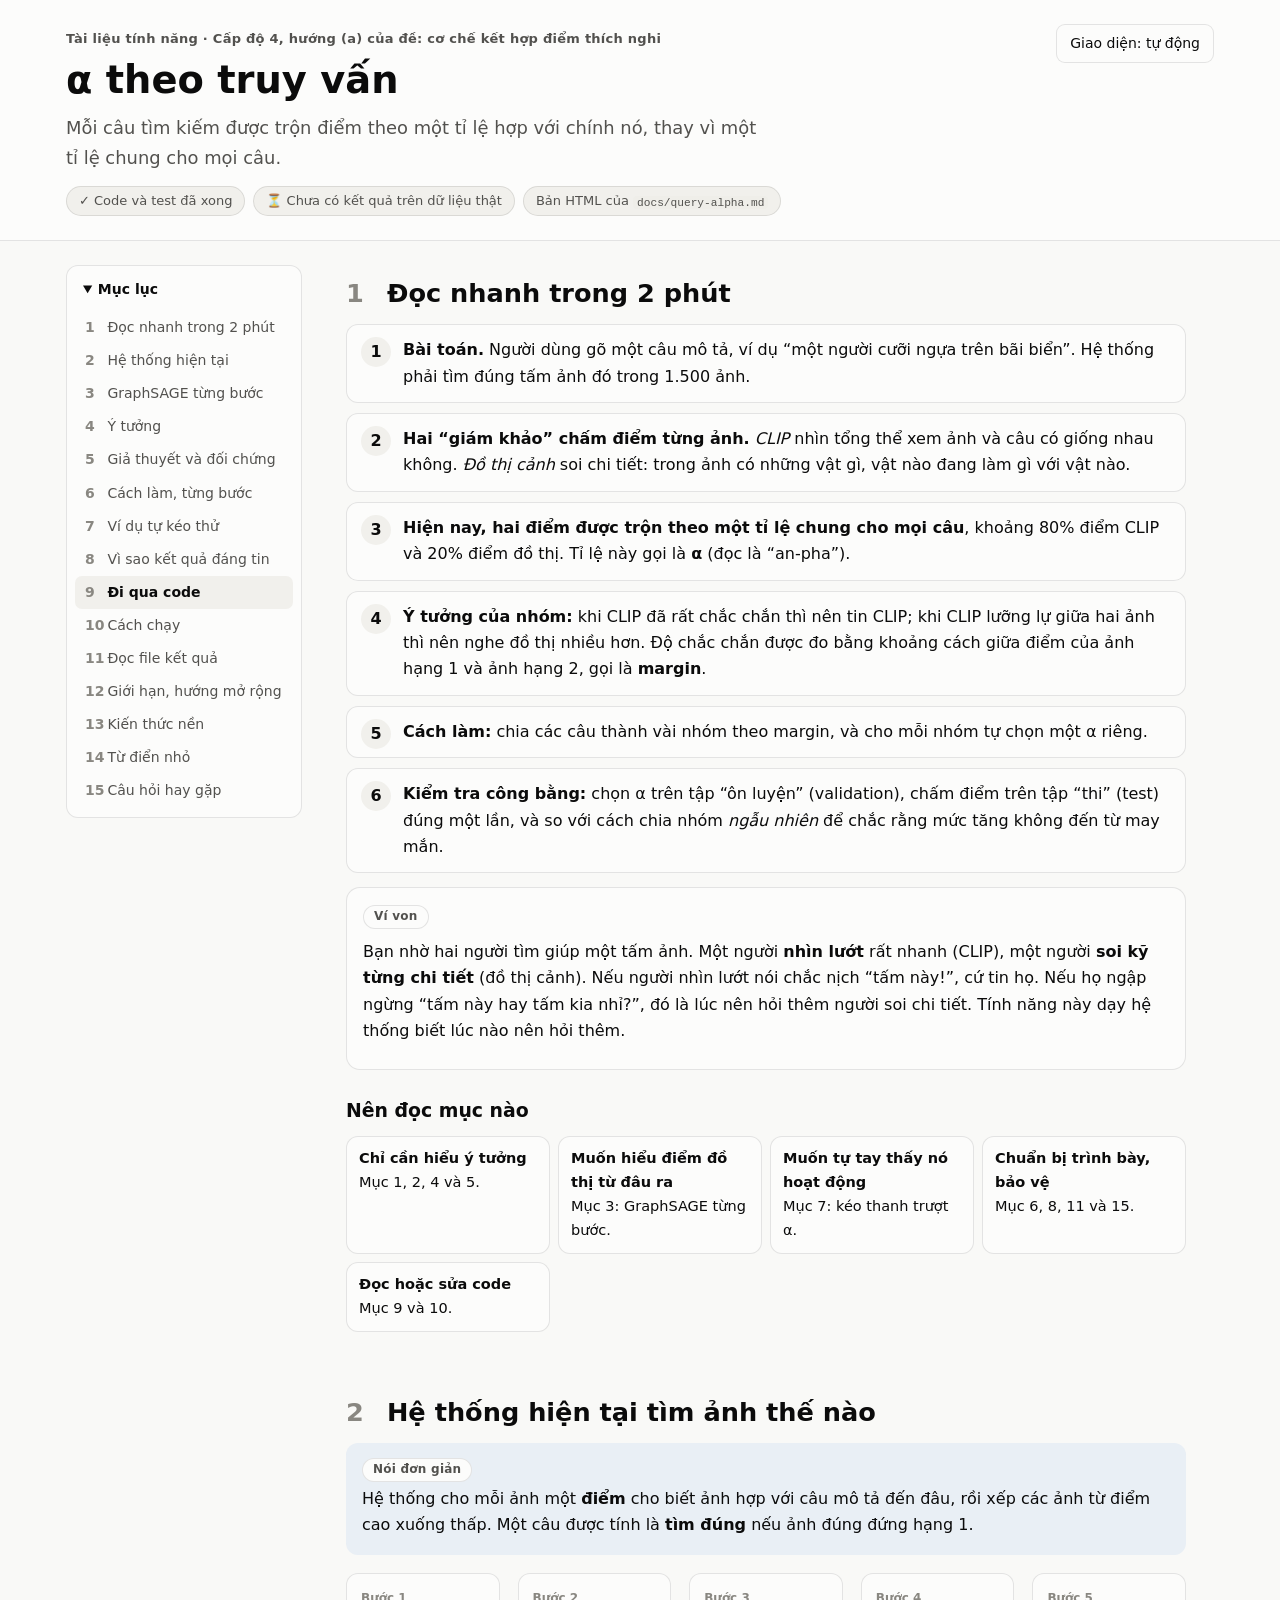
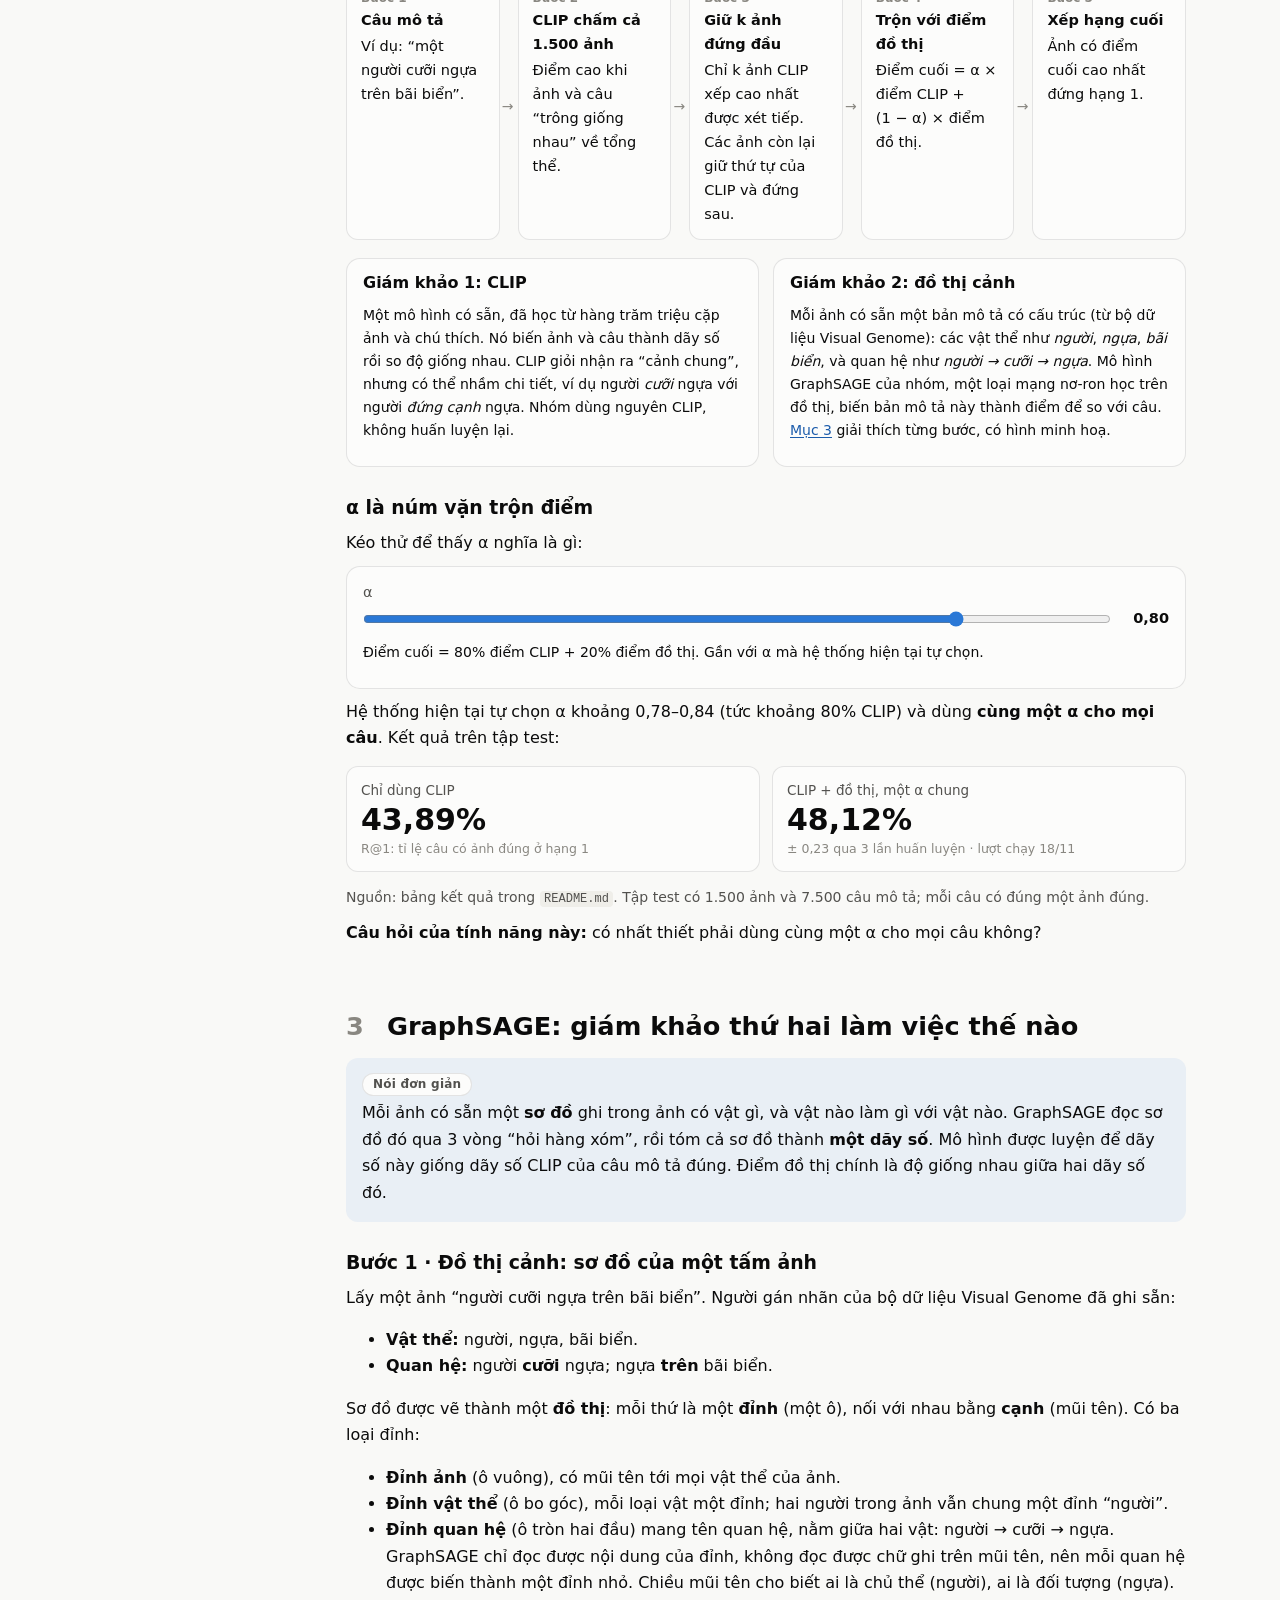
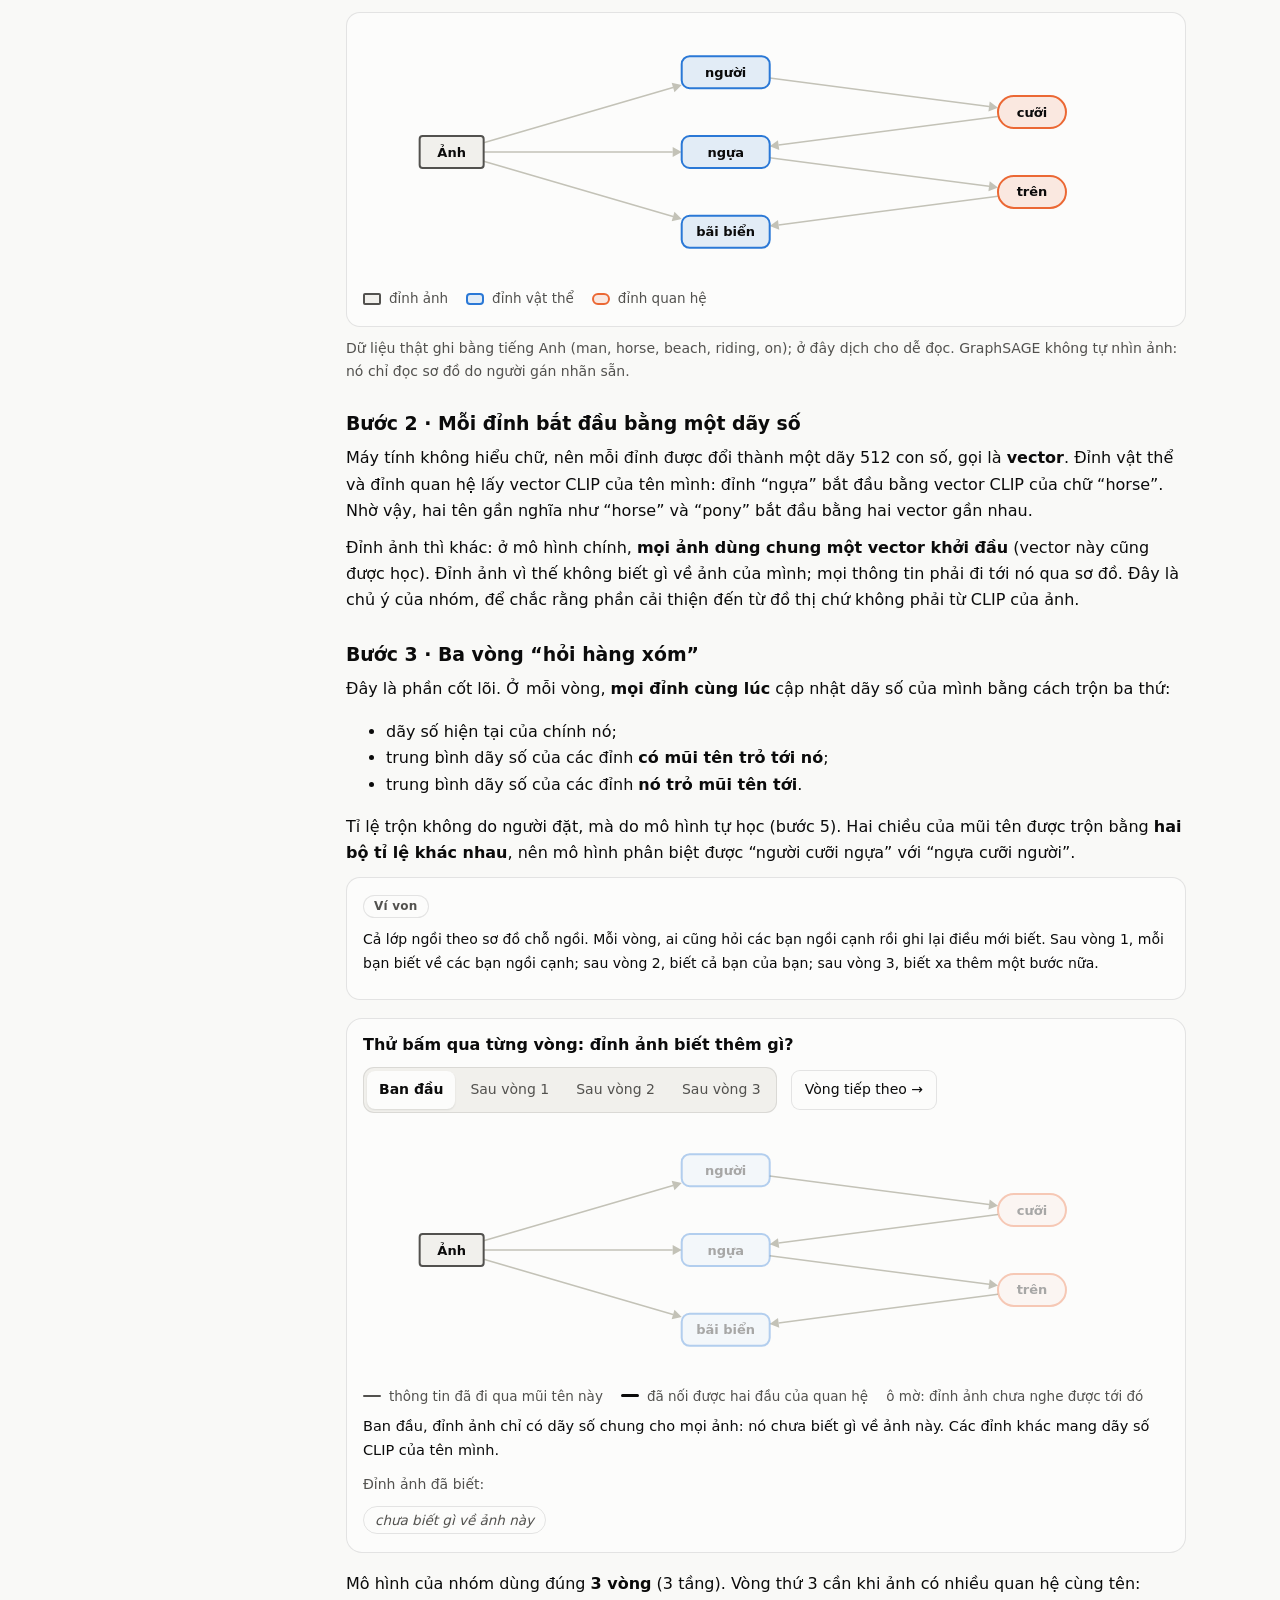
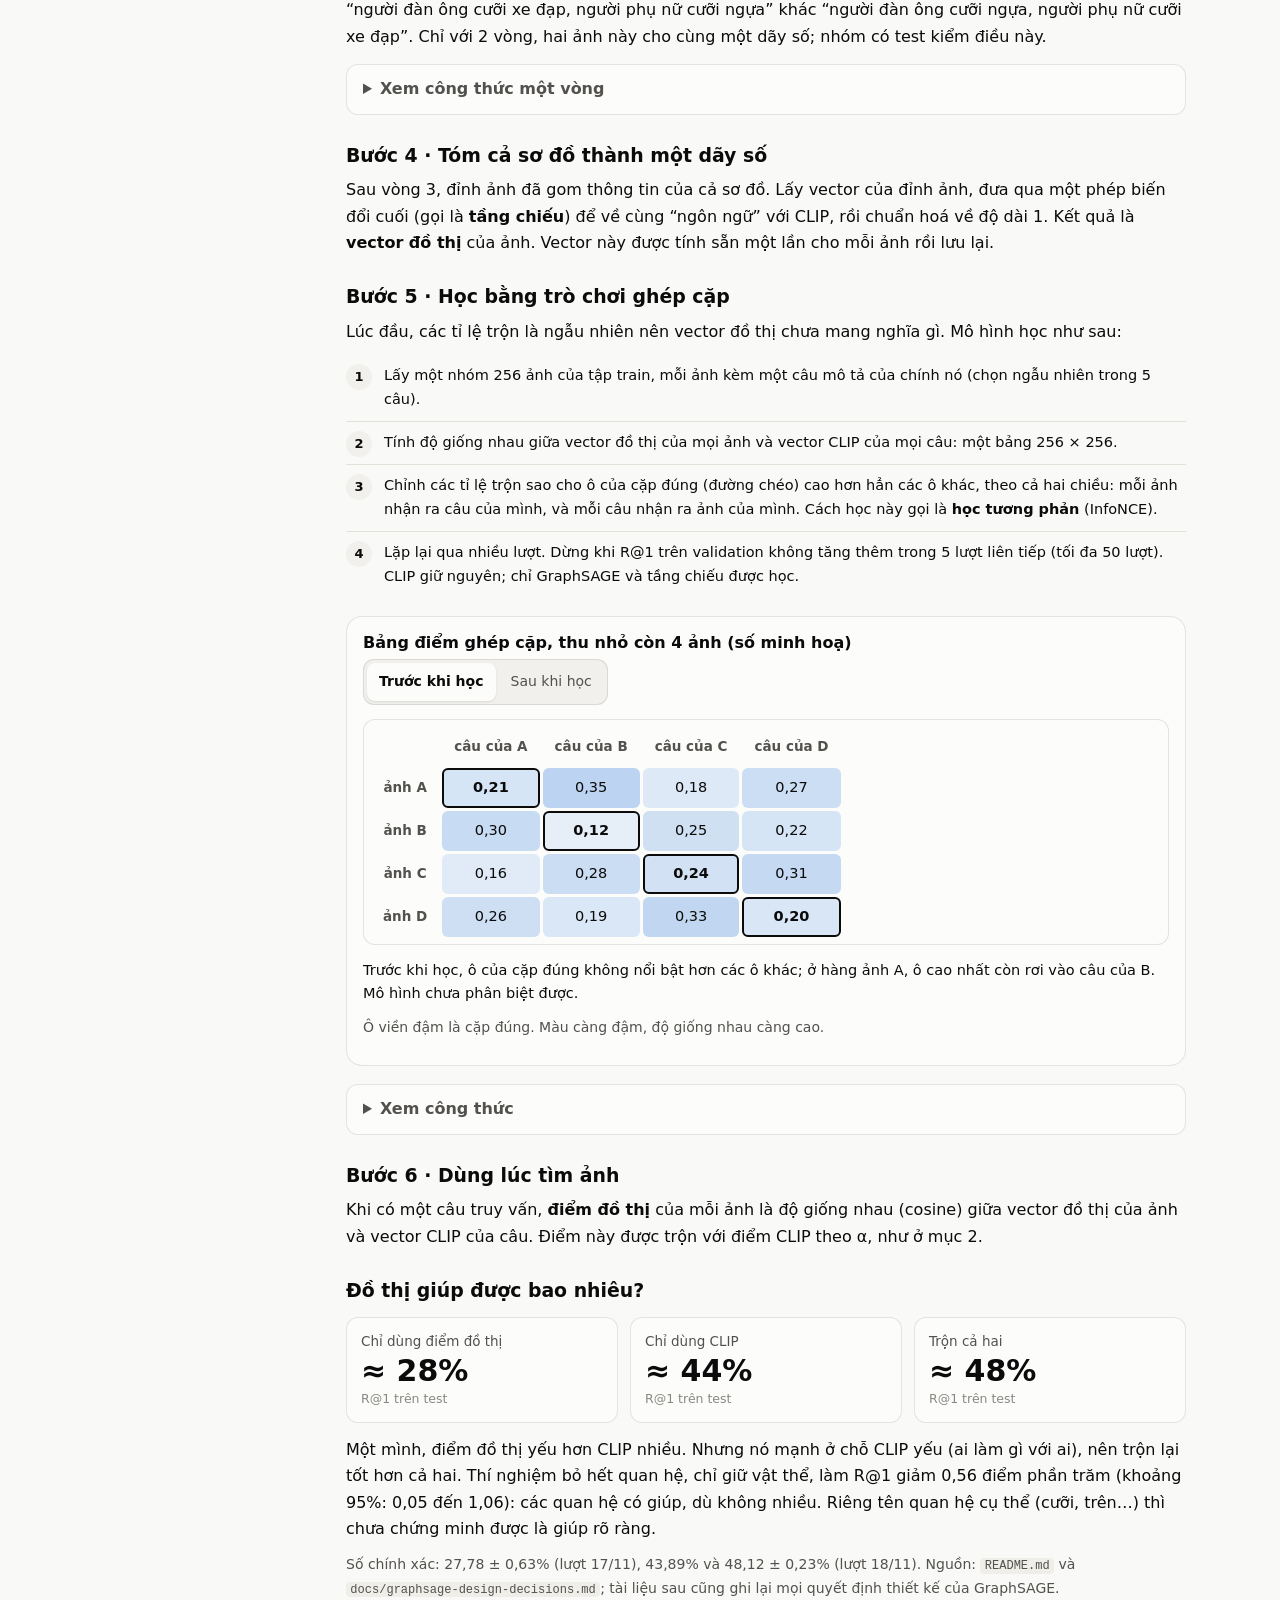
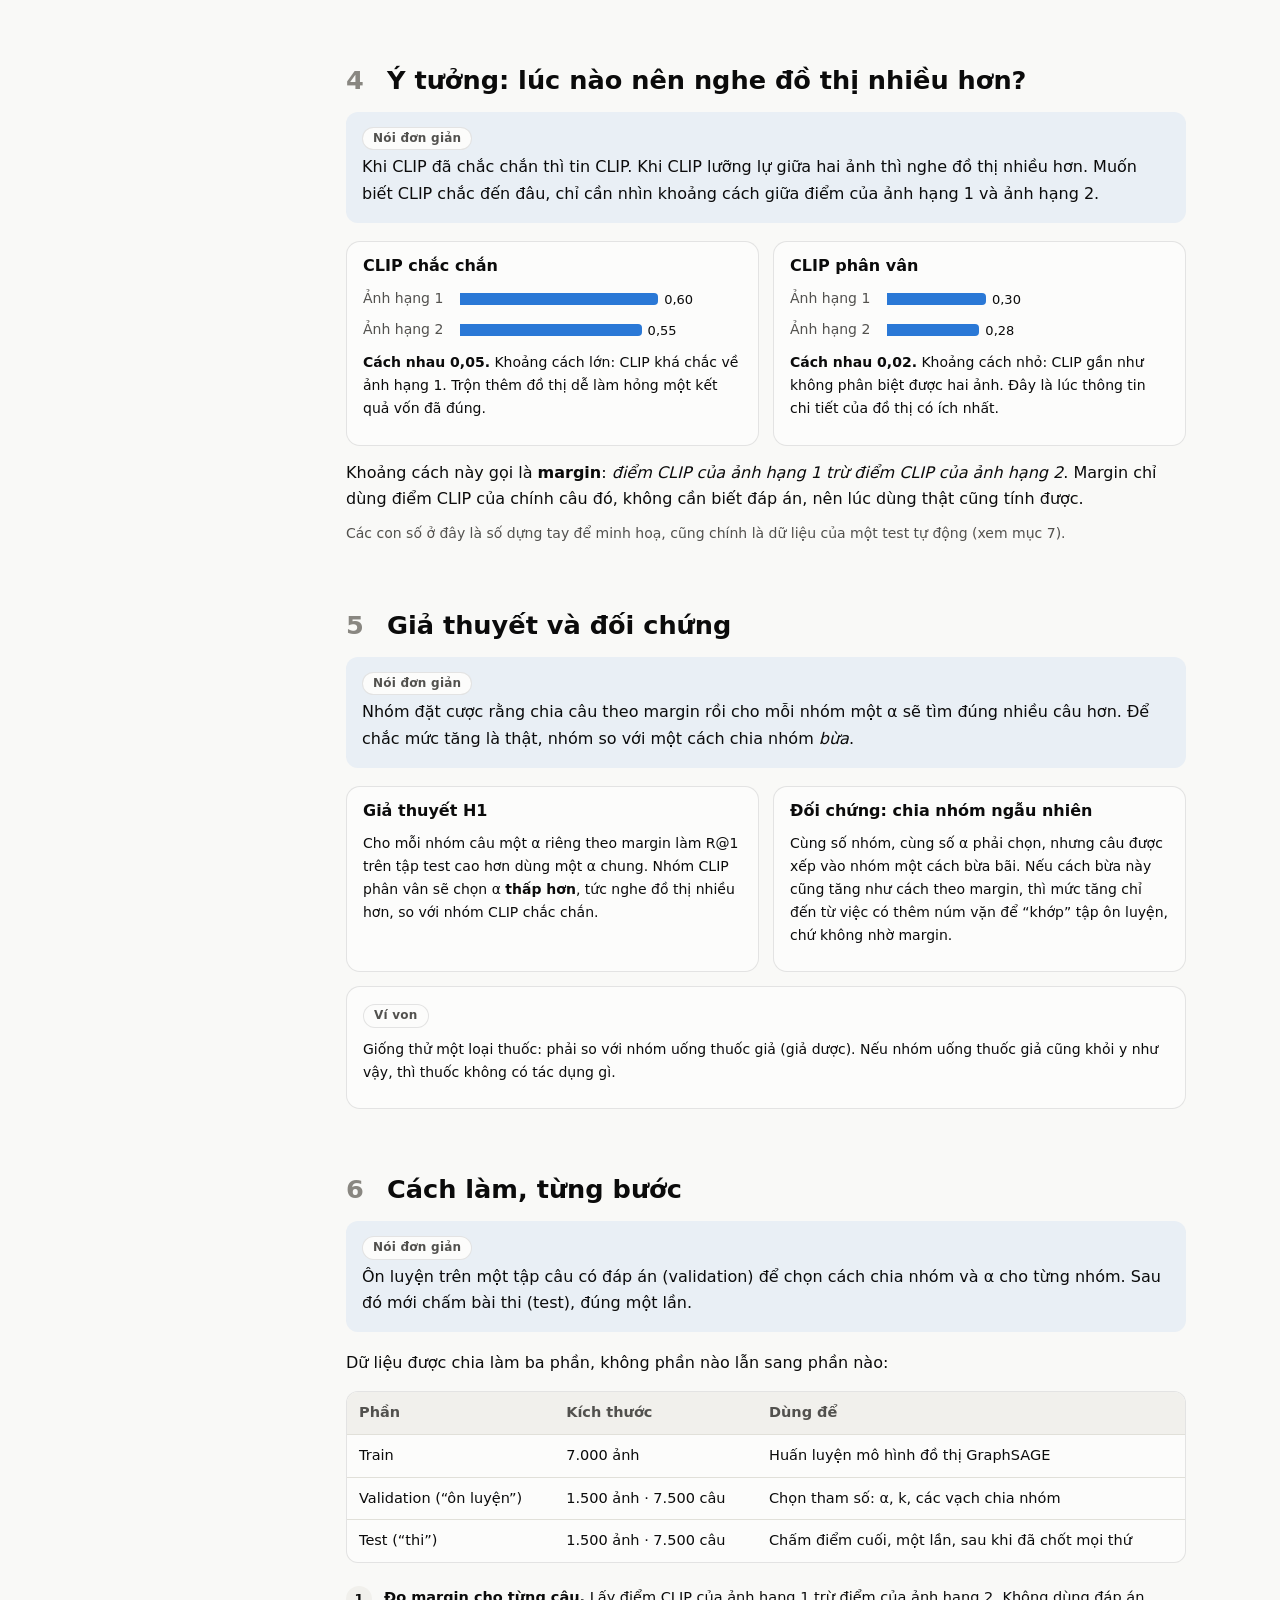
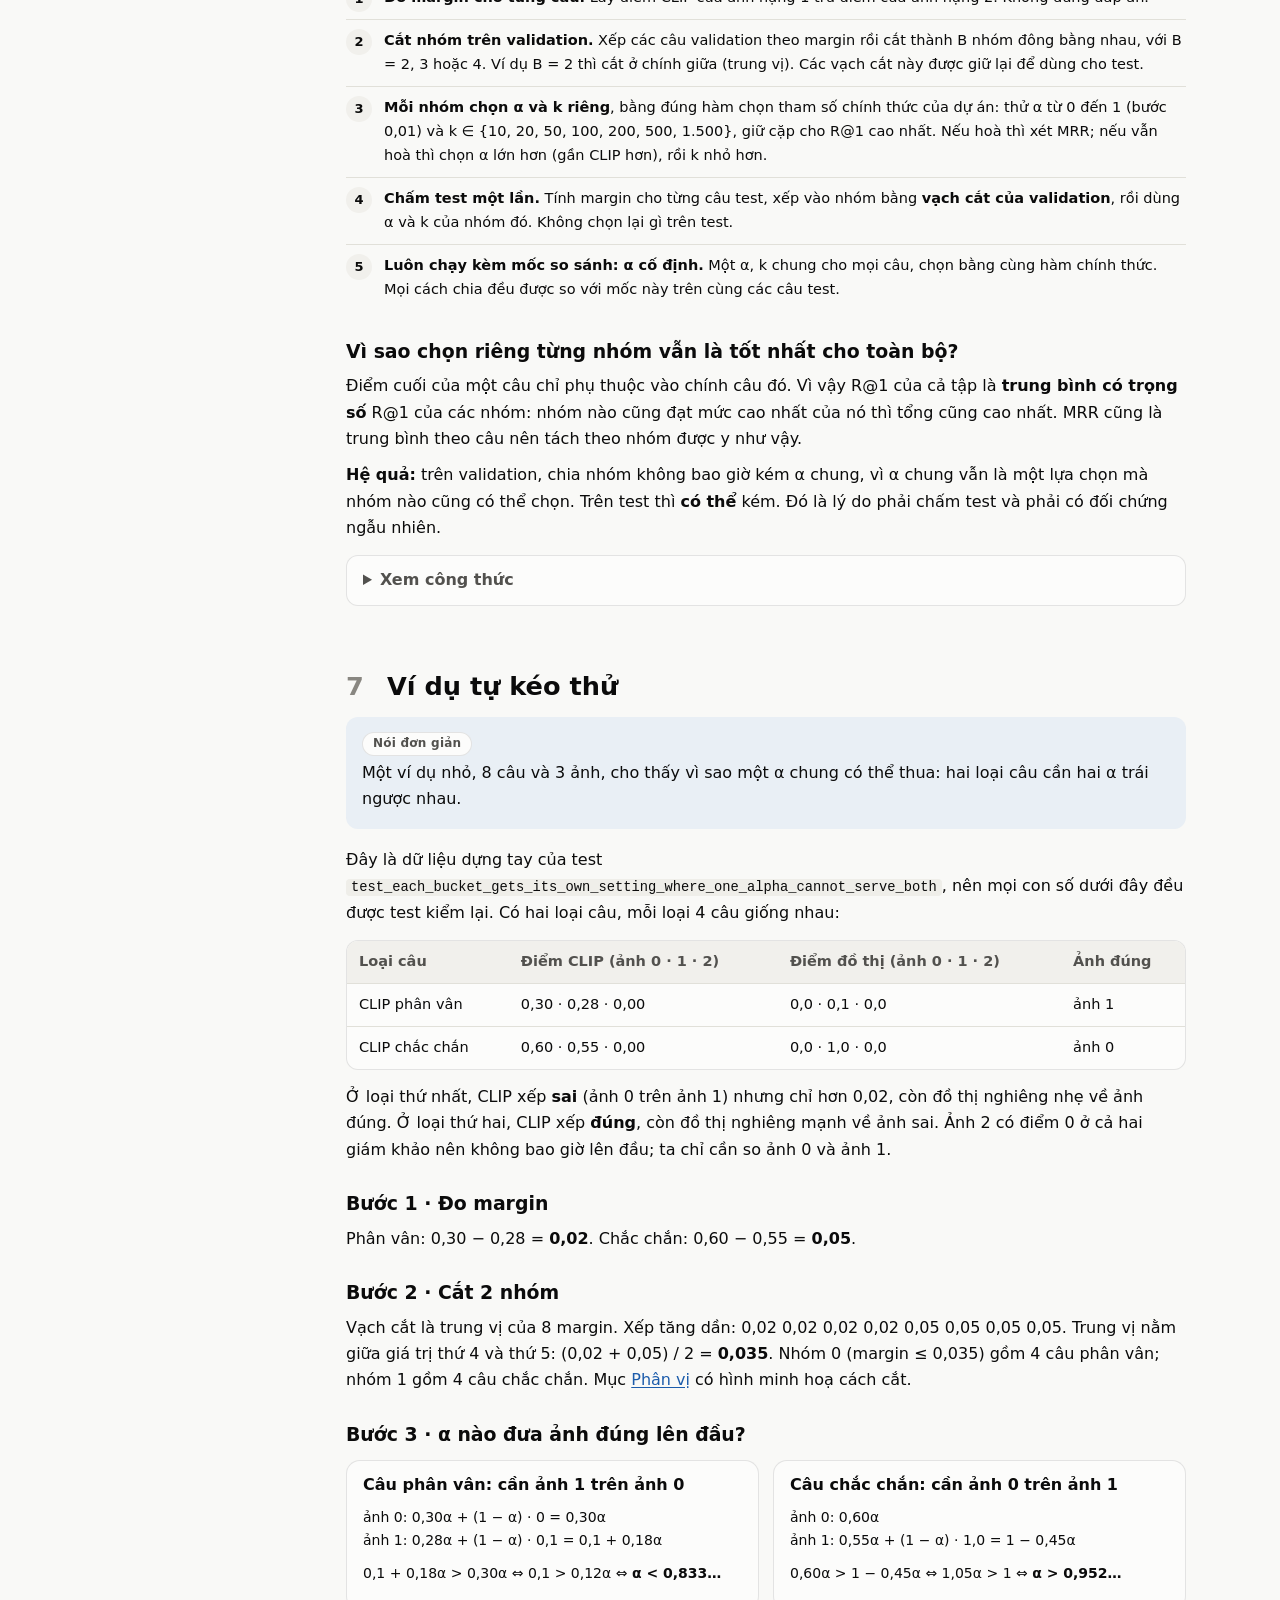
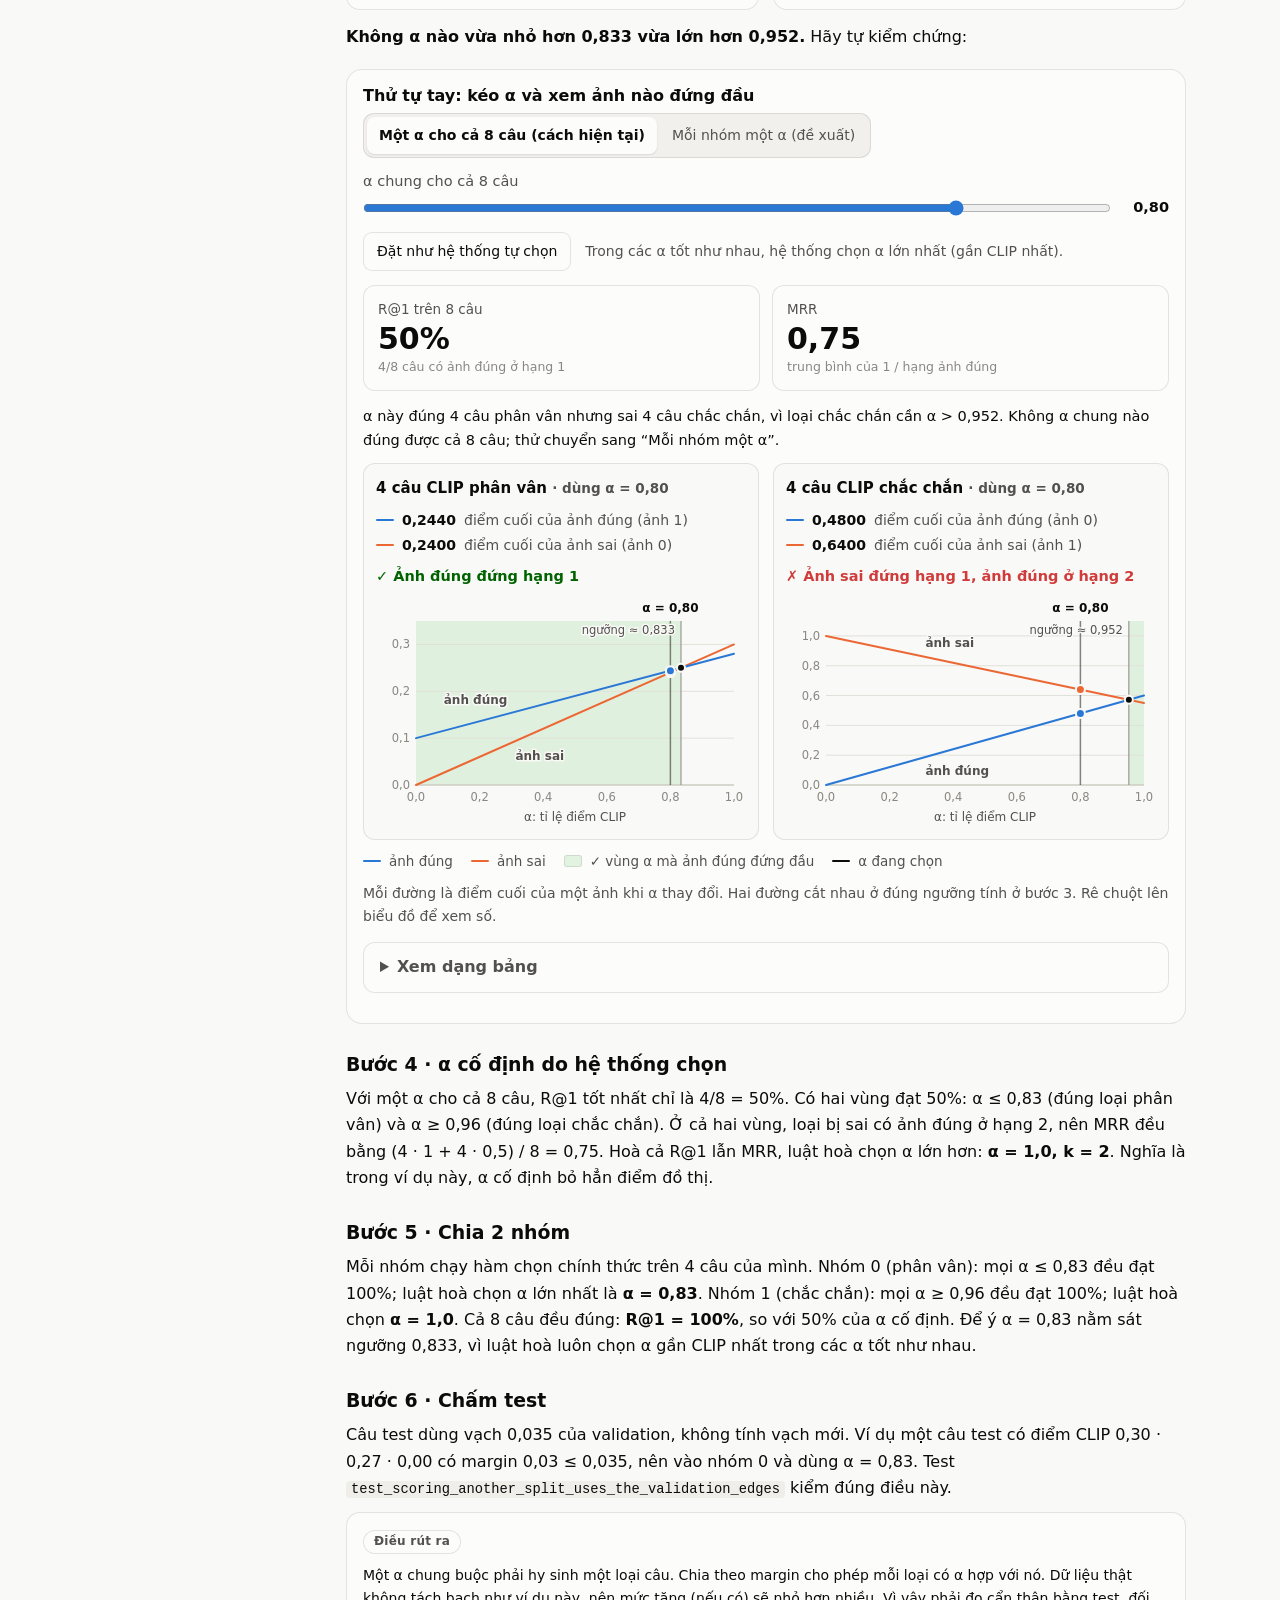
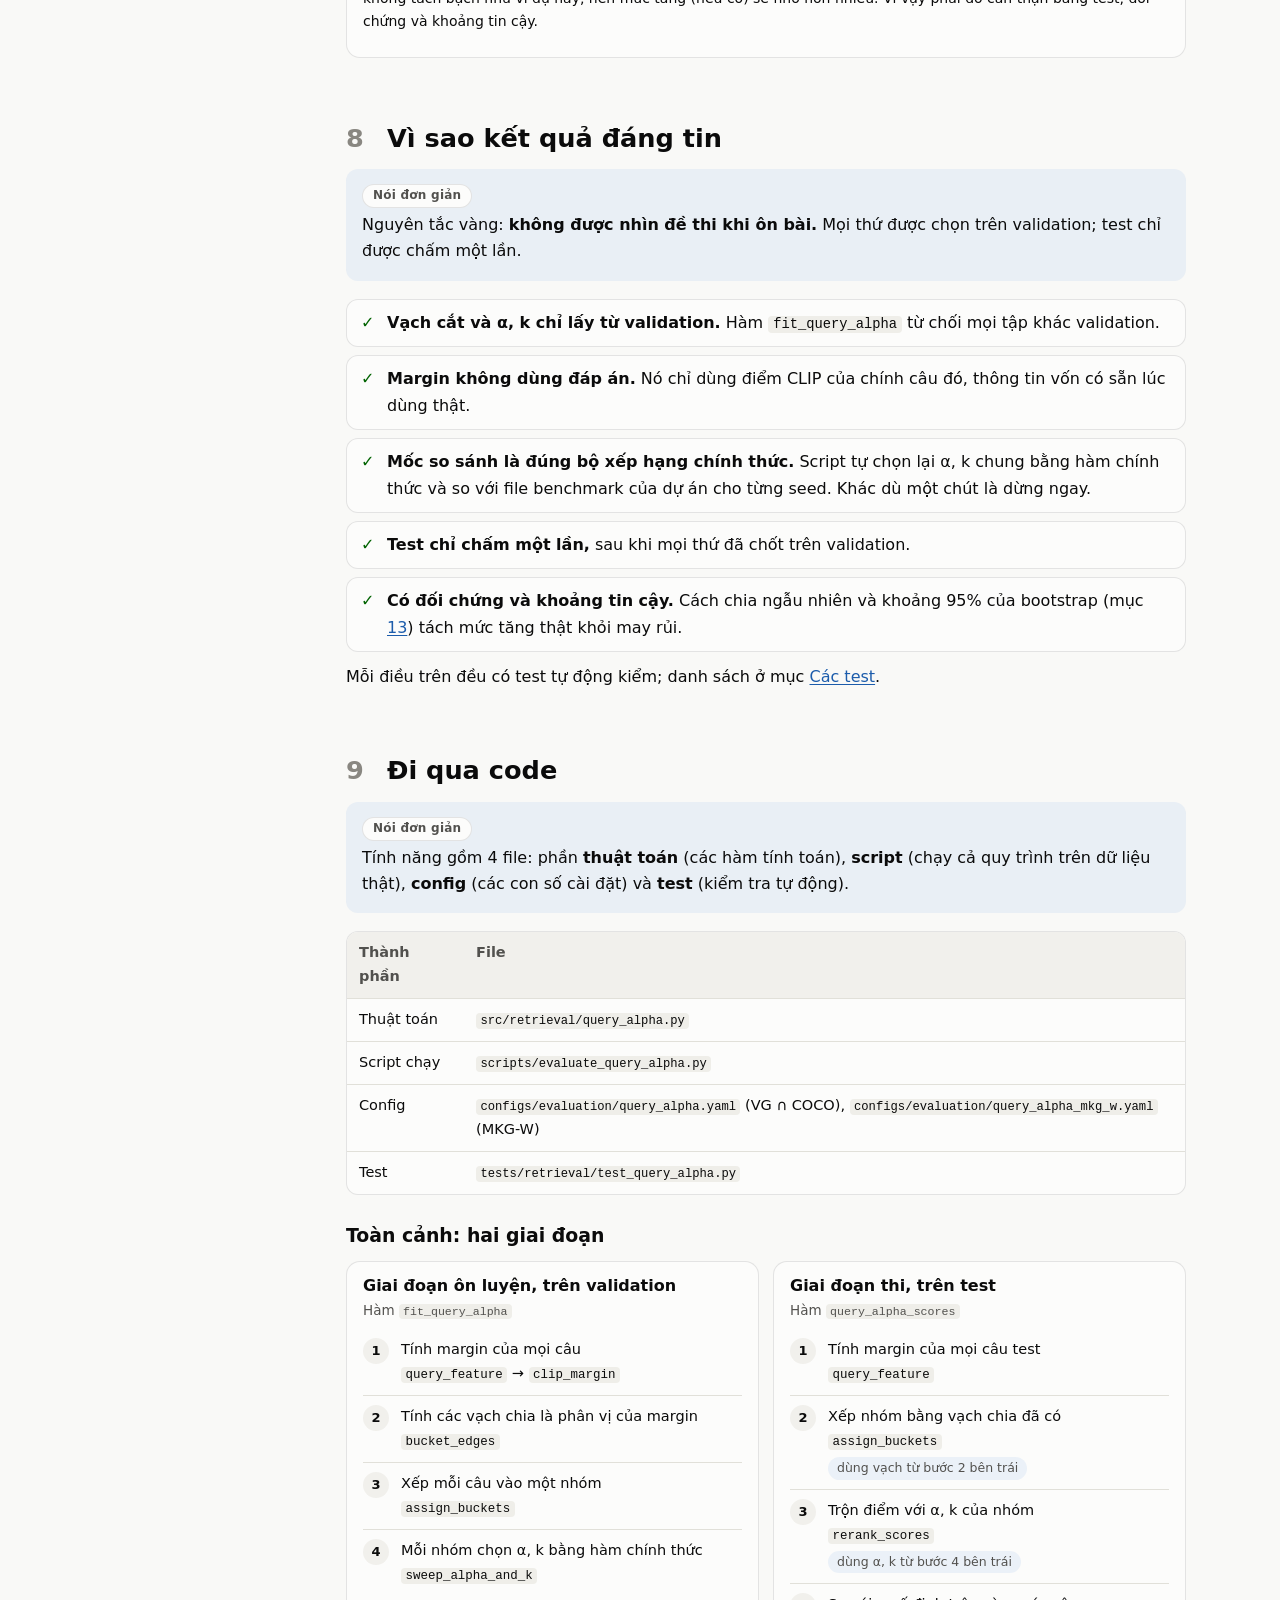
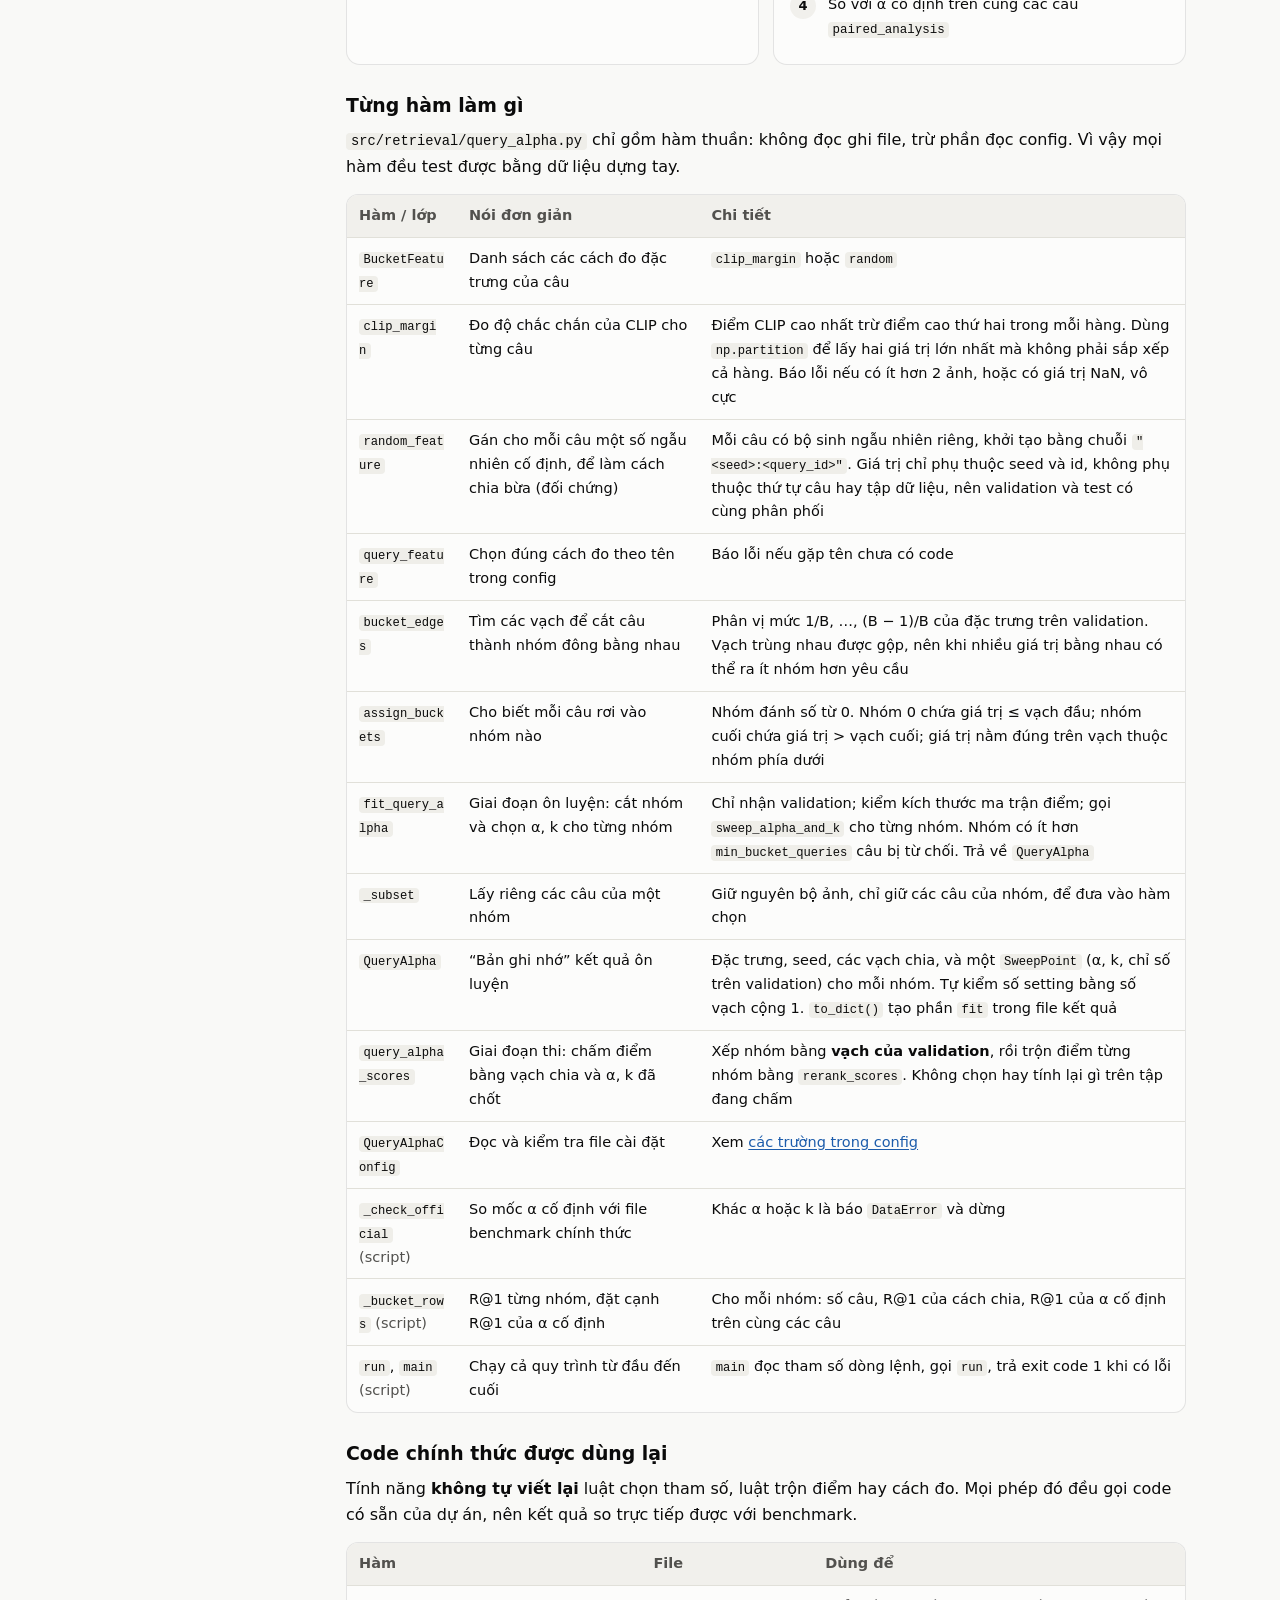
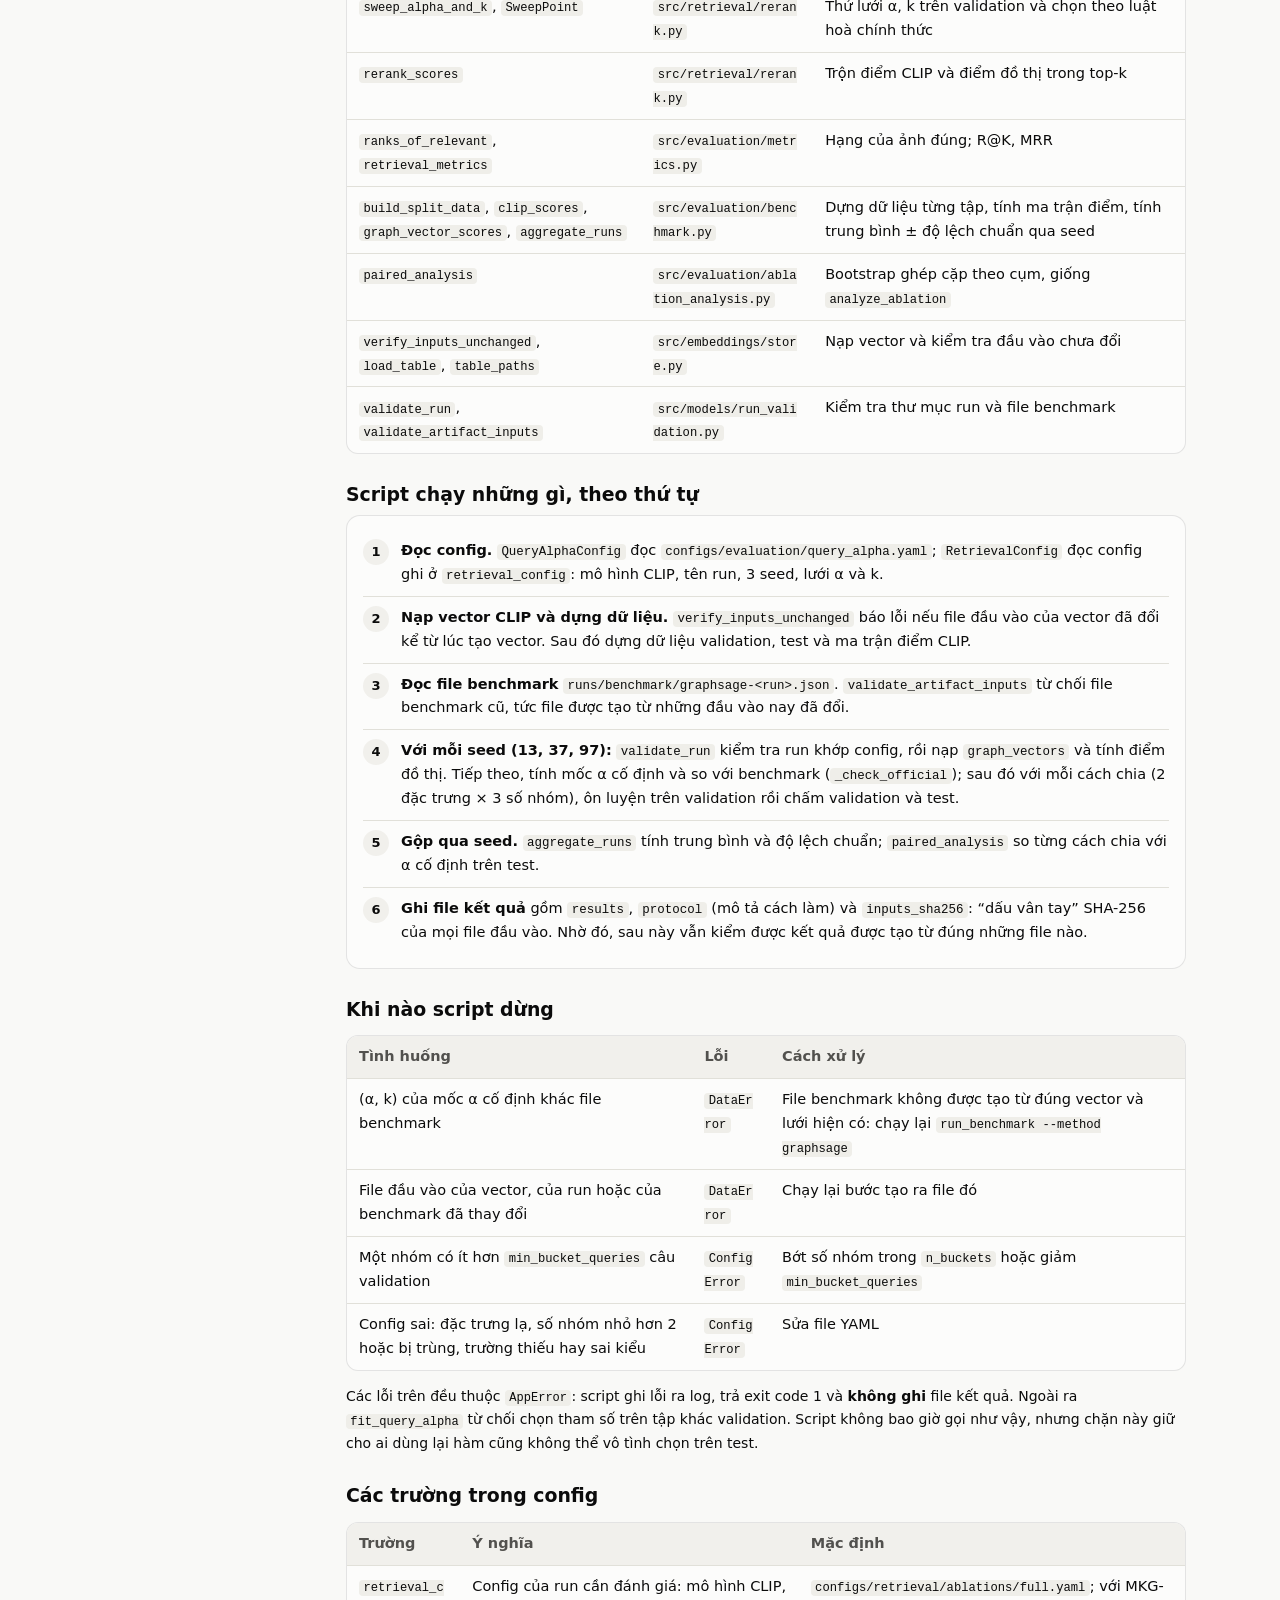
<file: docs/query-alpha.html>
<!doctype html>
<html lang="vi">
<head>
<meta charset="utf-8">
<meta name="viewport" content="width=device-width, initial-scale=1">
<title>α theo truy vấn</title>
<meta name="description" content="Giải thích dễ hiểu tính năng α theo truy vấn, tức chọn tỉ lệ trộn điểm riêng cho từng nhóm câu truy vấn: ý tưởng, ví dụ tự kéo thử, code hoạt động thế nào và cách đọc kết quả.">
<script>
  try {
    var savedTheme = localStorage.getItem("query-alpha-theme");
    if (savedTheme === "light" || savedTheme === "dark") document.documentElement.dataset.theme = savedTheme;
  } catch (e) {}
</script>
<style>
  :root {
    color-scheme: light;
    --page: #f9f9f7;
    --surface: #fcfcfb;
    --surface-2: #f1f0ec;
    --text-1: #0b0b0b;
    --text-2: #52514e;
    --muted: #898781;
    --grid: #e1e0d9;
    --axis: #c3c2b7;
    --border: rgba(11, 11, 11, 0.10);
    --link: #1c5cab;
    --series-1: #2a78d6;
    --series-2: #eb6834;
    --series-3: #1baf7a;
    --series-4: #eda100;
    --good: #0ca30c;
    --good-text: #006300;
    --critical: #d03b3b;
    --good-wash: rgba(12, 163, 12, 0.10);
    --accent-wash: rgba(42, 120, 214, 0.08);
    --neutral-wash: rgba(11, 11, 11, 0.06);
    --obj-wash: rgba(42, 120, 214, 0.12);
    --rel-wash: rgba(235, 104, 52, 0.13);
    --code-bg: #efeee9;
    --shadow: 0 4px 16px rgba(0, 0, 0, 0.10);
  }
  @media (prefers-color-scheme: dark) {
    :root:where(:not([data-theme="light"])) {
      color-scheme: dark;
      --page: #0d0d0d;
      --surface: #1a1a19;
      --surface-2: #242422;
      --text-1: #f0efec;
      --text-2: #c3c2b7;
      --muted: #898781;
      --grid: #2c2c2a;
      --axis: #383835;
      --border: rgba(255, 255, 255, 0.10);
      --link: #6da7ec;
      --series-1: #3987e5;
      --series-2: #d95926;
      --series-3: #199e70;
      --series-4: #c98500;
      --good-text: #0ca30c;
      --good-wash: rgba(12, 163, 12, 0.16);
      --accent-wash: rgba(57, 135, 229, 0.13);
      --neutral-wash: rgba(255, 255, 255, 0.07);
      --obj-wash: rgba(57, 135, 229, 0.20);
      --rel-wash: rgba(217, 89, 38, 0.22);
      --code-bg: #262624;
      --shadow: 0 4px 16px rgba(0, 0, 0, 0.45);
    }
  }
  :root[data-theme="dark"] {
    color-scheme: dark;
    --page: #0d0d0d;
    --surface: #1a1a19;
    --surface-2: #242422;
    --text-1: #f0efec;
    --text-2: #c3c2b7;
    --muted: #898781;
    --grid: #2c2c2a;
    --axis: #383835;
    --border: rgba(255, 255, 255, 0.10);
    --link: #6da7ec;
    --series-1: #3987e5;
    --series-2: #d95926;
    --series-3: #199e70;
    --series-4: #c98500;
    --good-text: #0ca30c;
    --good-wash: rgba(12, 163, 12, 0.16);
    --accent-wash: rgba(57, 135, 229, 0.13);
    --neutral-wash: rgba(255, 255, 255, 0.07);
    --obj-wash: rgba(57, 135, 229, 0.20);
    --rel-wash: rgba(217, 89, 38, 0.22);
    --code-bg: #262624;
    --shadow: 0 4px 16px rgba(0, 0, 0, 0.45);
  }

  * { box-sizing: border-box; }
  html { scroll-behavior: smooth; scroll-padding-top: 16px; }
  @media (prefers-reduced-motion: reduce) { html { scroll-behavior: auto; } }
  body {
    margin: 0;
    background: var(--page);
    color: var(--text-1);
    font: 16px/1.65 system-ui, -apple-system, "Segoe UI", Roboto, sans-serif;
    -webkit-font-smoothing: antialiased;
  }
  a { color: var(--link); text-underline-offset: 2px; }
  h1, h2, h3, h4 { line-height: 1.3; }
  h2 { font-size: 1.6rem; margin: 0 0 12px; }
  h3 { font-size: 1.18rem; margin: 28px 0 8px; }
  h4 { font-size: 1rem; margin: 18px 0 6px; }
  p { margin: 10px 0; }
  code, pre, kbd { font-family: ui-monospace, SFMono-Regular, Menlo, Consolas, monospace; font-size: 0.86em; }
  code { background: var(--code-bg); padding: 0.08em 0.36em; border-radius: 4px; overflow-wrap: anywhere; }
  pre { background: var(--code-bg); padding: 12px 14px; border-radius: 10px; overflow-x: auto; line-height: 1.55; margin: 12px 0; }
  pre code { background: none; padding: 0; overflow-wrap: normal; }
  :focus-visible { outline: 2px solid var(--series-1); outline-offset: 2px; border-radius: 4px; }
  .muted { color: var(--text-2); }
  .small { font-size: 14px; }
  .nowrap { white-space: nowrap; }
  .num { font-variant-numeric: tabular-nums; white-space: nowrap; }

  /* ---------- Header ---------- */
  .hero { border-bottom: 1px solid var(--border); background: var(--surface); }
  .hero-inner { max-width: 1180px; margin: 0 auto; padding: 28px 16px 24px; position: relative; }
  .kicker { margin: 0 0 6px; font-size: 13px; font-weight: 600; letter-spacing: 0.02em; color: var(--text-2); }
  .hero h1 { margin: 0 0 8px; font-size: clamp(1.7rem, 4vw, 2.4rem); max-width: 22ch; }
  .lead { font-size: 1.12rem; color: var(--text-2); max-width: 62ch; margin: 0 0 14px; }
  .badges { display: flex; flex-wrap: wrap; gap: 8px; margin: 0; padding: 0; list-style: none; }
  .badge { font-size: 13px; background: var(--surface-2); border: 1px solid var(--border); border-radius: 999px; padding: 3px 12px; color: var(--text-2); }
  .theme-toggle { position: absolute; top: 24px; right: 16px; }
  @media (max-width: 640px) { .theme-toggle { position: static; margin-top: 14px; } }

  /* ---------- Layout ---------- */
  .layout { display: grid; grid-template-columns: minmax(0, 1fr); gap: 32px; max-width: 1180px; margin: 0 auto; padding: 24px 16px 72px; }
  @media (min-width: 1100px) { .layout { grid-template-columns: 236px minmax(0, 1fr); gap: 44px; } }
  main { min-width: 0; max-width: 840px; }
  main > section { padding-top: 12px; margin-bottom: 52px; }
  .sec-num { display: inline-block; min-width: 1.6em; color: var(--muted); font-weight: 600; }

  .toc { font-size: 14px; }
  @media (min-width: 1100px) { .toc { position: sticky; top: 16px; align-self: start; max-height: calc(100vh - 32px); overflow: auto; } }
  .toc details { background: var(--surface); border: 1px solid var(--border); border-radius: 12px; padding: 6px 8px; }
  .toc summary { cursor: pointer; padding: 6px 8px; font-weight: 600; }
  .toc ol { list-style: none; margin: 4px 0; padding: 0; }
  .toc li a { display: block; padding: 5px 10px; border-radius: 7px; color: var(--text-2); text-decoration: none; }
  .toc li a:hover { background: var(--surface-2); color: var(--text-1); }
  .toc li a[aria-current="true"] { background: var(--surface-2); color: var(--text-1); font-weight: 600; }
  @media (max-width: 1099px) { .toc ol { columns: 2; column-gap: 12px; } .toc li { break-inside: avoid; } }
  @media (max-width: 560px) { .toc ol { columns: 1; } }

  /* ---------- Building blocks ---------- */
  .simple { background: var(--accent-wash); border-radius: 12px; padding: 12px 16px; margin: 14px 0 18px; }
  .simple p { margin: 4px 0; }
  .chip { display: inline-block; font-size: 12px; font-weight: 650; letter-spacing: 0.02em; color: var(--text-2); background: var(--surface); border: 1px solid var(--border); border-radius: 999px; padding: 1px 10px; }
  .card { background: var(--surface); border: 1px solid var(--border); border-radius: 14px; padding: 14px 16px; }
  .card h4 { margin-top: 0; }
  .grid-2 { display: grid; gap: 14px; grid-template-columns: minmax(0, 1fr); margin: 14px 0; }
  @media (min-width: 720px) { .grid-2 { grid-template-columns: repeat(2, minmax(0, 1fr)); } }
  .note { font-size: 14px; color: var(--text-2); }

  details.more { background: var(--surface); border: 1px solid var(--border); border-radius: 12px; padding: 0 16px; margin: 14px 0; }
  details.more > summary { cursor: pointer; padding: 11px 0; font-weight: 600; color: var(--text-2); }
  details.more[open] > summary { border-bottom: 1px solid var(--grid); margin-bottom: 8px; }
  details.more > :last-child { margin-bottom: 14px; }

  .table-wrap { overflow-x: auto; background: var(--surface); border: 1px solid var(--border); border-radius: 12px; margin: 14px 0; }
  table { width: 100%; border-collapse: collapse; font-size: 14.5px; }
  th, td { text-align: left; vertical-align: top; padding: 9px 12px; border-bottom: 1px solid var(--grid); }
  tr:last-child > td { border-bottom: 0; }
  th { font-weight: 600; color: var(--text-2); background: var(--surface-2); }
  td code { font-size: 0.84em; }

  math[display="block"] { margin: 12px 0; overflow-x: auto; overflow-y: hidden; padding: 4px 0; font-size: 1.08em; }
  math mtd { padding: 3px 12px 3px 0; text-align: left; }

  /* ---------- Quick read ---------- */
  ol.quick { counter-reset: q; list-style: none; padding: 0; margin: 14px 0; display: grid; gap: 10px; }
  ol.quick > li { counter-increment: q; position: relative; padding: 12px 14px 12px 56px; background: var(--surface); border: 1px solid var(--border); border-radius: 12px; }
  ol.quick > li::before { content: counter(q); position: absolute; left: 14px; top: 12px; width: 30px; height: 30px; border-radius: 50%; background: var(--surface-2); font-weight: 700; text-align: center; line-height: 30px; }
  .reading-guide { display: grid; gap: 8px; grid-template-columns: repeat(auto-fit, minmax(180px, 1fr)); margin: 14px 0; padding: 0; list-style: none; }
  .reading-guide li { background: var(--surface); border: 1px solid var(--border); border-radius: 12px; padding: 10px 12px; font-size: 14.5px; }
  .reading-guide b { display: block; }

  /* ---------- Pipeline ---------- */
  .pipeline { display: grid; gap: 16px; margin: 18px 0; padding: 0; list-style: none; }
  .pipeline > li { position: relative; background: var(--surface); border: 1px solid var(--border); border-radius: 12px; padding: 12px 14px; font-size: 14.5px; }
  .pipeline > li b { display: block; margin-bottom: 2px; }
  .pipeline > li:not(:last-child)::after { content: "↓"; position: absolute; left: 50%; bottom: -16px; transform: translateX(-50%); color: var(--muted); font-size: 14px; line-height: 16px; }
  @media (min-width: 800px) {
    .pipeline { grid-template-columns: repeat(5, minmax(0, 1fr)); gap: 18px; }
    .pipeline > li:not(:last-child)::after { content: "→"; left: auto; right: -15px; bottom: auto; top: 50%; transform: translateY(-50%); }
  }
  .step-tag { display: inline-block; font-size: 12px; color: var(--muted); font-weight: 600; }

  /* ---------- Controls ---------- */
  .btn { font: inherit; font-size: 14px; border: 1px solid var(--border); background: var(--surface); color: var(--text-1); padding: 7px 13px; border-radius: 9px; cursor: pointer; }
  .btn:hover { background: var(--surface-2); }
  .seg { display: inline-flex; flex-wrap: wrap; gap: 3px; padding: 3px; border: 1px solid var(--border); border-radius: 11px; background: var(--surface-2); }
  .seg button { font: inherit; font-size: 14px; border: 0; background: transparent; color: var(--text-2); padding: 7px 12px; border-radius: 8px; cursor: pointer; }
  .seg button[aria-pressed="true"] { background: var(--surface); color: var(--text-1); font-weight: 600; box-shadow: 0 1px 2px rgba(0, 0, 0, 0.10); }
  .controls { display: flex; flex-wrap: wrap; align-items: center; gap: 10px 14px; margin: 12px 0; }
  .slider { display: grid; grid-template-columns: minmax(0, 1fr) auto; align-items: center; gap: 2px 12px; width: 100%; font-size: 14.5px; }
  .slider .s-label { grid-column: 1 / -1; color: var(--text-2); }
  .slider input[type="range"] { width: 100%; accent-color: var(--series-1); margin: 0; }
  .slider output { font-weight: 650; font-variant-numeric: tabular-nums; min-width: 3.2em; text-align: right; }
  .slider[hidden] { display: none; }

  /* ---------- Stat tiles ---------- */
  .tiles { display: grid; gap: 12px; grid-template-columns: repeat(auto-fit, minmax(170px, 1fr)); margin: 14px 0; }
  .tile { background: var(--surface); border: 1px solid var(--border); border-radius: 12px; padding: 12px 14px; }
  .t-label { font-size: 13.5px; color: var(--text-2); }
  .t-value { font-size: 30px; font-weight: 650; line-height: 1.25; }
  .t-sub { font-size: 12.5px; color: var(--muted); }

  /* ---------- Idea cards with score bars ---------- */
  .score-bars { display: grid; gap: 8px; margin: 10px 0 4px; }
  .score-row { display: grid; grid-template-columns: 6.2em minmax(0, 1fr); align-items: center; gap: 10px; font-size: 14px; }
  .score-track { position: relative; height: 18px; }
  .score-fill { position: absolute; left: 0; top: 3px; height: 12px; background: var(--series-1); border-radius: 0 4px 4px 0; }
  .score-value { position: absolute; top: -1px; font-size: 13px; color: var(--text-1); font-variant-numeric: tabular-nums; }
  .gap-note { font-weight: 650; }

  /* ---------- Explorer ---------- */
  .explorer { background: var(--surface); border: 1px solid var(--border); border-radius: 16px; padding: 16px; margin: 18px 0; }
  .explorer h4 { margin-top: 0; }
  .explorer .sliders { display: grid; gap: 12px; margin: 12px 0; }
  .kind-grid { display: grid; gap: 14px; grid-template-columns: minmax(0, 1fr); margin-top: 10px; }
  @media (min-width: 760px) { .kind-grid { grid-template-columns: repeat(2, minmax(0, 1fr)); } }
  .kind-card { margin: 0; border: 1px solid var(--border); border-radius: 12px; padding: 12px; background: var(--page); --chart-bg: var(--page); }
  .kind-card h5 { margin: 0; font-size: 15px; }
  .k-alpha { font-size: 13.5px; color: var(--text-2); }
  .k-scores { display: grid; grid-template-columns: auto auto 1fr; gap: 2px 8px; align-items: center; margin: 8px 0; font-size: 14px; }
  .k-scores strong { font-variant-numeric: tabular-nums; }
  .k-status { font-weight: 650; font-size: 14.5px; margin: 4px 0 8px; }
  .is-good { color: var(--good-text); }
  .is-bad { color: var(--critical); }
  .ex-note { font-size: 14.5px; margin: 8px 0 0; }

  /* ---------- Charts ---------- */
  :root { --chart-bg: var(--surface); }
  .chart { position: relative; }
  .chart svg { display: block; width: 100%; height: auto; overflow: visible; }
  /* A halo in the chart background keeps labels legible where they cross a line. */
  svg .annot, svg .direct, svg .now-label, svg .edge-label, svg .value-label,
  svg .region-name, svg .region-count, svg .region-empty {
    paint-order: stroke; stroke: var(--chart-bg); stroke-width: 3px; stroke-linejoin: round;
  }
  .legend { display: flex; flex-wrap: wrap; gap: 6px 18px; margin: 10px 0 2px; font-size: 13.5px; color: var(--text-2); }
  .legend .item { display: inline-flex; align-items: center; gap: 8px; }
  .line-key { display: inline-block; width: 18px; height: 0; border-top: 2px solid currentColor; border-radius: 2px; }
  .key-right { color: var(--series-1); }
  .key-wrong { color: var(--series-2); }
  .key-text { color: var(--text-1); }
  .swatch { display: inline-block; width: 18px; height: 12px; border-radius: 3px; border: 1px solid var(--border); }
  .swatch-good { background: var(--good-wash); }
  .swatch-neutral { background: var(--neutral-wash); }
  .tooltip { position: absolute; z-index: 5; pointer-events: none; background: var(--surface); color: var(--text-1); border: 1px solid var(--border); border-radius: 9px; box-shadow: var(--shadow); padding: 8px 10px; font-size: 13px; min-width: 156px; }
  .tooltip[hidden] { display: none; }
  .tip-head { color: var(--text-2); font-size: 12px; margin-bottom: 4px; }
  .tip-row { display: flex; align-items: center; gap: 8px; }
  .tip-row strong { font-variant-numeric: tabular-nums; }
  .tip-name { color: var(--text-2); }
  .tip-foot { margin-top: 4px; font-weight: 650; }

  svg .grid { stroke: var(--grid); stroke-width: 1; }
  svg .axis { stroke: var(--axis); stroke-width: 1; }
  svg .tick { fill: var(--muted); font-size: 11.5px; font-variant-numeric: tabular-nums; }
  svg .axis-title { fill: var(--text-2); font-size: 12px; }
  svg .series { stroke-width: 2; stroke-linecap: round; fill: none; }
  svg .line-right { stroke: var(--series-1); }
  svg .line-wrong { stroke: var(--series-2); }
  svg .dot { stroke: var(--chart-bg); stroke-width: 2; }
  svg .dot-right { fill: var(--series-1); }
  svg .dot-wrong { fill: var(--series-2); }
  svg .good-wash { fill: var(--good-wash); }
  svg .threshold { stroke: var(--muted); stroke-width: 1; }
  svg .cross-dot { fill: var(--text-1); stroke: var(--chart-bg); stroke-width: 2; }
  svg .annot { fill: var(--text-2); font-size: 11.5px; }
  svg .direct { fill: var(--text-2); font-size: 12px; font-weight: 600; }
  svg .now-line { stroke: var(--text-1); stroke-width: 1.5; opacity: 0.5; }
  svg .now-label { fill: var(--text-1); font-size: 12px; font-weight: 650; }
  svg .crosshair { stroke: var(--muted); stroke-width: 1; }
  svg .hit { fill: transparent; cursor: crosshair; }
  svg .edge { stroke: var(--text-1); stroke-width: 1.5; }
  svg .edge-label { fill: var(--text-1); font-size: 12px; font-weight: 650; }
  svg .value-label { fill: var(--text-2); font-size: 11.5px; font-variant-numeric: tabular-nums; }
  svg .b-0 { fill: var(--series-1); }
  svg .b-1 { fill: var(--series-2); }
  svg .b-2 { fill: var(--series-3); }
  svg .b-3 { fill: var(--series-4); }
  svg .region-name { fill: var(--text-1); font-size: 12.5px; font-weight: 650; }
  svg .region-count { fill: var(--text-2); font-size: 12px; }
  svg .region-empty { fill: var(--critical); font-size: 12px; font-weight: 650; }
  svg .bar { fill: var(--series-1); }
  svg .bar-hit { fill: transparent; }
  svg .bar.is-hover { opacity: 0.75; }
  svg .ci-wash { fill: var(--neutral-wash); }
  svg .ci-line { stroke: var(--text-2); stroke-width: 1; }
  svg .delta-line { stroke: var(--text-1); stroke-width: 1.5; }
  svg .interval { stroke: var(--series-1); stroke-width: 2; stroke-linecap: round; }
  svg .interval-dot { fill: var(--series-1); stroke: var(--chart-bg); stroke-width: 2; }
  svg .row-label { fill: var(--text-1); font-size: 12.5px; }

  /* ---------- GraphSAGE explainer ---------- */
  .know-list { display: flex; flex-wrap: wrap; gap: 6px; list-style: none; padding: 0; margin: 10px 0 2px; }
  .know-list li { font-size: 13.5px; background: var(--surface-2); border: 1px solid var(--border); border-radius: 999px; padding: 2px 11px; }
  .know-list li.is-new { background: var(--accent-wash); border-color: transparent; font-weight: 650; }
  .know-list li.is-empty { background: transparent; color: var(--text-2); font-style: italic; }
  .swatch-image { background: var(--surface-2); border: 2px solid var(--text-2); border-radius: 2px; }
  .swatch-object { background: var(--obj-wash); border: 2px solid var(--series-1); border-radius: 4px; }
  .swatch-relation { background: var(--rel-wash); border: 2px solid var(--series-2); border-radius: 999px; }
  .line-key.key-on { color: var(--text-2); }
  .line-key.key-chain { color: var(--text-1); border-top-width: 3px; }
  svg .g-edge { stroke: var(--axis); stroke-width: 1.5; fill: none; }
  svg .g-edge.is-on { stroke: var(--text-2); stroke-width: 2; }
  svg .g-edge.is-chain { stroke: var(--text-1); stroke-width: 3; }
  svg .g-head { fill: var(--axis); }
  svg .g-head.is-on { fill: var(--text-2); }
  svg .g-head.is-chain { fill: var(--text-1); }
  svg .g-node rect { stroke-width: 2; }
  svg .g-image rect { fill: var(--surface-2); stroke: var(--text-2); }
  svg .g-object rect { fill: var(--obj-wash); stroke: var(--series-1); }
  svg .g-relation rect { fill: var(--rel-wash); stroke: var(--series-2); }
  svg .g-node text { fill: var(--text-1); font-size: 13px; font-weight: 650; }
  svg .g-node { transition: opacity 0.2s; }
  svg .g-node.is-dim { opacity: 0.35; }
  @media (prefers-reduced-motion: reduce) { svg .g-node { transition: none; } }
  table.matrix { width: auto; border-collapse: separate; border-spacing: 3px; margin: 4px; }
  table.matrix th, table.matrix td { border: 0; text-align: center; padding: 8px 12px; }
  table.matrix th { background: none; font-weight: 600; color: var(--text-2); font-size: 13.5px; }
  table.matrix td { border-radius: 6px; color: var(--text-1); font-variant-numeric: tabular-nums; min-width: 64px; }
  table.matrix td.is-pair { outline: 2px solid var(--text-1); outline-offset: -2px; font-weight: 700; }

  /* ---------- Code lanes and timelines ---------- */
  .lanes { display: grid; gap: 14px; grid-template-columns: minmax(0, 1fr); margin: 14px 0; }
  @media (min-width: 900px) { .lanes { grid-template-columns: repeat(2, minmax(0, 1fr)); } }
  .lane { background: var(--surface); border: 1px solid var(--border); border-radius: 14px; padding: 14px 16px; }
  .lane h4 { margin: 0 0 2px; }
  .lane .lane-sub { margin: 0 0 8px; font-size: 13.5px; color: var(--text-2); }
  ol.numbered { list-style: none; counter-reset: s; margin: 0; padding: 0; }
  ol.numbered > li { counter-increment: s; position: relative; padding: 9px 0 9px 38px; border-top: 1px solid var(--grid); font-size: 14.5px; }
  ol.numbered > li:first-child { border-top: 0; }
  ol.numbered > li::before { content: counter(s); position: absolute; left: 0; top: 9px; width: 26px; height: 26px; border-radius: 50%; background: var(--surface-2); text-align: center; line-height: 26px; font-size: 13px; font-weight: 700; }
  .uses { display: inline-block; margin-top: 4px; font-size: 12.5px; color: var(--text-2); background: var(--accent-wash); border-radius: 999px; padding: 1px 9px; }

  /* ---------- Glossary and FAQ ---------- */
  dl.glossary { display: grid; grid-template-columns: minmax(0, 1fr); gap: 0; margin: 14px 0; background: var(--surface); border: 1px solid var(--border); border-radius: 12px; overflow: hidden; }
  dl.glossary > div { padding: 10px 14px; border-top: 1px solid var(--grid); }
  dl.glossary > div:first-child { border-top: 0; }
  dl.glossary dt { font-weight: 650; }
  dl.glossary dd { margin: 2px 0 0; color: var(--text-2); font-size: 14.5px; }
  @media (min-width: 760px) { dl.glossary > div { display: grid; grid-template-columns: 210px minmax(0, 1fr); gap: 14px; } dl.glossary dd { margin: 0; } }
  .faq details { background: var(--surface); border: 1px solid var(--border); border-radius: 12px; padding: 0 16px; margin: 10px 0; }
  .faq summary { cursor: pointer; padding: 11px 0; font-weight: 650; }
  .faq details[open] summary { border-bottom: 1px solid var(--grid); margin-bottom: 6px; }
  .faq details > p:last-child { margin-bottom: 14px; }

  .check-list { list-style: none; padding: 0; margin: 12px 0; display: grid; gap: 8px; }
  .check-list li { position: relative; padding: 10px 14px 10px 40px; background: var(--surface); border: 1px solid var(--border); border-radius: 12px; }
  .check-list li::before { content: "✓"; position: absolute; left: 14px; top: 10px; font-weight: 700; color: var(--good-text); }
  .warn-line { color: var(--critical); font-weight: 650; }

  footer { border-top: 1px solid var(--border); color: var(--text-2); font-size: 14px; }
  footer .inner { max-width: 1180px; margin: 0 auto; padding: 18px 16px 40px; }

  @media print {
    .toc, .theme-toggle, .controls, .seg { display: none !important; }
    details.more, .faq details { break-inside: avoid; }
  }
</style>
</head>
<body>
<header class="hero">
  <div class="hero-inner">
    <p class="kicker">Tài liệu tính năng · Cấp độ 4, hướng (a) của đề: cơ chế kết hợp điểm thích nghi</p>
    <h1>α theo truy vấn</h1>
    <p class="lead">Mỗi câu tìm kiếm được trộn điểm theo một tỉ lệ hợp với chính nó, thay vì một tỉ lệ chung cho mọi câu.</p>
    <ul class="badges" aria-label="Trạng thái">
      <li class="badge">✓ Code và test đã xong</li>
      <li class="badge">⏳ Chưa có kết quả trên dữ liệu thật</li>
      <li class="badge">Bản HTML của <code>docs/query-alpha.md</code></li>
    </ul>
    <button type="button" class="btn theme-toggle" id="theme-toggle">Giao diện: tự động</button>
  </div>
</header>

<div class="layout">
  <nav class="toc" aria-label="Mục lục">
    <details id="toc-details" open>
      <summary>Mục lục</summary>
      <ol>
        <li><a href="#doc-nhanh"><span class="sec-num">1</span>Đọc nhanh trong 2 phút</a></li>
        <li><a href="#he-thong"><span class="sec-num">2</span>Hệ thống hiện tại</a></li>
        <li><a href="#graphsage"><span class="sec-num">3</span>GraphSAGE từng bước</a></li>
        <li><a href="#y-tuong"><span class="sec-num">4</span>Ý tưởng</a></li>
        <li><a href="#gia-thuyet"><span class="sec-num">5</span>Giả thuyết và đối chứng</a></li>
        <li><a href="#cach-lam"><span class="sec-num">6</span>Cách làm, từng bước</a></li>
        <li><a href="#vi-du"><span class="sec-num">7</span>Ví dụ tự kéo thử</a></li>
        <li><a href="#dang-tin"><span class="sec-num">8</span>Vì sao kết quả đáng tin</a></li>
        <li><a href="#code"><span class="sec-num">9</span>Đi qua code</a></li>
        <li><a href="#chay"><span class="sec-num">10</span>Cách chạy</a></li>
        <li><a href="#ket-qua"><span class="sec-num">11</span>Đọc file kết quả</a></li>
        <li><a href="#gioi-han"><span class="sec-num">12</span>Giới hạn, hướng mở rộng</a></li>
        <li><a href="#kien-thuc"><span class="sec-num">13</span>Kiến thức nền</a></li>
        <li><a href="#tu-dien"><span class="sec-num">14</span>Từ điển nhỏ</a></li>
        <li><a href="#hoi-dap"><span class="sec-num">15</span>Câu hỏi hay gặp</a></li>
      </ol>
    </details>
  </nav>

  <main>
    <!-- 1 -->
    <section id="doc-nhanh">
      <h2><span class="sec-num">1</span>Đọc nhanh trong 2 phút</h2>
      <ol class="quick">
        <li><b>Bài toán.</b> Người dùng gõ một câu mô tả, ví dụ “một người cưỡi ngựa trên bãi biển”. Hệ thống phải tìm đúng tấm ảnh đó trong 1.500 ảnh.</li>
        <li><b>Hai “giám khảo” chấm điểm từng ảnh.</b> <em>CLIP</em> nhìn tổng thể xem ảnh và câu có giống nhau không. <em>Đồ thị cảnh</em> soi chi tiết: trong ảnh có những vật gì, vật nào đang làm gì với vật nào.</li>
        <li><b>Hiện nay, hai điểm được trộn theo một tỉ lệ chung cho mọi câu</b>, khoảng 80% điểm CLIP và 20% điểm đồ thị. Tỉ lệ này gọi là <b>α</b> (đọc là “an-pha”).</li>
        <li><b>Ý tưởng của nhóm:</b> khi CLIP đã rất chắc chắn thì nên tin CLIP; khi CLIP lưỡng lự giữa hai ảnh thì nên nghe đồ thị nhiều hơn. Độ chắc chắn được đo bằng khoảng cách giữa điểm của ảnh hạng 1 và ảnh hạng 2, gọi là <b>margin</b>.</li>
        <li><b>Cách làm:</b> chia các câu thành vài nhóm theo margin, và cho mỗi nhóm tự chọn một α riêng.</li>
        <li><b>Kiểm tra công bằng:</b> chọn α trên tập “ôn luyện” (validation), chấm điểm trên tập “thi” (test) đúng một lần, và so với cách chia nhóm <em>ngẫu nhiên</em> để chắc rằng mức tăng không đến từ may mắn.</li>
      </ol>
      <div class="card">
        <span class="chip">Ví von</span>
        <p>Bạn nhờ hai người tìm giúp một tấm ảnh. Một người <b>nhìn lướt</b> rất nhanh (CLIP), một người <b>soi kỹ từng chi tiết</b> (đồ thị cảnh). Nếu người nhìn lướt nói chắc nịch “tấm này!”, cứ tin họ. Nếu họ ngập ngừng “tấm này hay tấm kia nhỉ?”, đó là lúc nên hỏi thêm người soi chi tiết. Tính năng này dạy hệ thống biết lúc nào nên hỏi thêm.</p>
      </div>
      <h3>Nên đọc mục nào</h3>
      <ul class="reading-guide">
        <li><b>Chỉ cần hiểu ý tưởng</b>Mục 1, 2, 4 và 5.</li>
        <li><b>Muốn hiểu điểm đồ thị từ đâu ra</b>Mục 3: GraphSAGE từng bước.</li>
        <li><b>Muốn tự tay thấy nó hoạt động</b>Mục 7: kéo thanh trượt α.</li>
        <li><b>Chuẩn bị trình bày, bảo vệ</b>Mục 6, 8, 11 và 15.</li>
        <li><b>Đọc hoặc sửa code</b>Mục 9 và 10.</li>
      </ul>
    </section>

    <!-- 2 -->
    <section id="he-thong">
      <h2><span class="sec-num">2</span>Hệ thống hiện tại tìm ảnh thế nào</h2>
      <div class="simple">
        <span class="chip">Nói đơn giản</span>
        <p>Hệ thống cho mỗi ảnh một <b>điểm</b> cho biết ảnh hợp với câu mô tả đến đâu, rồi xếp các ảnh từ điểm cao xuống thấp. Một câu được tính là <b>tìm đúng</b> nếu ảnh đúng đứng hạng 1.</p>
      </div>
      <ol class="pipeline" aria-label="Các bước tìm ảnh">
        <li><span class="step-tag">Bước 1</span><b>Câu mô tả</b>Ví dụ: “một người cưỡi ngựa trên bãi biển”.</li>
        <li><span class="step-tag">Bước 2</span><b>CLIP chấm cả 1.500 ảnh</b>Điểm cao khi ảnh và câu “trông giống nhau” về tổng thể.</li>
        <li><span class="step-tag">Bước 3</span><b>Giữ k ảnh đứng đầu</b>Chỉ k ảnh CLIP xếp cao nhất được xét tiếp. Các ảnh còn lại giữ thứ tự của CLIP và đứng sau.</li>
        <li><span class="step-tag">Bước 4</span><b>Trộn với điểm đồ thị</b>Điểm cuối = α × điểm CLIP + <span class="nowrap">(1 − α)</span> × điểm đồ thị.</li>
        <li><span class="step-tag">Bước 5</span><b>Xếp hạng cuối</b>Ảnh có điểm cuối cao nhất đứng hạng 1.</li>
      </ol>
      <div class="grid-2">
        <div class="card">
          <h4>Giám khảo 1: CLIP</h4>
          <p class="small">Một mô hình có sẵn, đã học từ hàng trăm triệu cặp ảnh và chú thích. Nó biến ảnh và câu thành dãy số rồi so độ giống nhau. CLIP giỏi nhận ra “cảnh chung”, nhưng có thể nhầm chi tiết, ví dụ người <em>cưỡi</em> ngựa với người <em>đứng cạnh</em> ngựa. Nhóm dùng nguyên CLIP, không huấn luyện lại.</p>
        </div>
        <div class="card">
          <h4>Giám khảo 2: đồ thị cảnh</h4>
          <p class="small">Mỗi ảnh có sẵn một bản mô tả có cấu trúc (từ bộ dữ liệu Visual Genome): các vật thể như <em>người</em>, <em>ngựa</em>, <em>bãi biển</em>, và quan hệ như <em>người → cưỡi → ngựa</em>. Mô hình GraphSAGE của nhóm, một loại mạng nơ-ron học trên đồ thị, biến bản mô tả này thành điểm để so với câu. <a href="#graphsage">Mục 3</a> giải thích từng bước, có hình minh hoạ.</p>
        </div>
      </div>
      <h3>α là núm vặn trộn điểm</h3>
      <p>Kéo thử để thấy α nghĩa là gì:</p>
      <div class="card">
        <label class="slider" for="dial">
          <span class="s-label">α</span>
          <input type="range" id="dial" min="0" max="100" step="1" value="80">
          <output id="dial-value" for="dial">0,80</output>
        </label>
        <p id="dial-text" class="small" aria-live="polite"></p>
      </div>
      <p>Hệ thống hiện tại tự chọn α khoảng 0,78–0,84 (tức khoảng 80% CLIP) và dùng <b>cùng một α cho mọi câu</b>. Kết quả trên tập test:</p>
      <div class="tiles">
        <div class="tile"><div class="t-label">Chỉ dùng CLIP</div><div class="t-value">43,89%</div><div class="t-sub">R@1: tỉ lệ câu có ảnh đúng ở hạng 1</div></div>
        <div class="tile"><div class="t-label">CLIP + đồ thị, một α chung</div><div class="t-value">48,12%</div><div class="t-sub">± 0,23 qua 3 lần huấn luyện · lượt chạy 18/11</div></div>
      </div>
      <p class="note">Nguồn: bảng kết quả trong <code>README.md</code>. Tập test có 1.500 ảnh và 7.500 câu mô tả; mỗi câu có đúng một ảnh đúng.</p>
      <p><b>Câu hỏi của tính năng này:</b> có nhất thiết phải dùng cùng một α cho mọi câu không?</p>
    </section>

    <!-- 3 -->
    <section id="graphsage">
      <h2><span class="sec-num">3</span>GraphSAGE: giám khảo thứ hai làm việc thế nào</h2>
      <div class="simple">
        <span class="chip">Nói đơn giản</span>
        <p>Mỗi ảnh có sẵn một <b>sơ đồ</b> ghi trong ảnh có vật gì, và vật nào làm gì với vật nào. GraphSAGE đọc sơ đồ đó qua 3 vòng “hỏi hàng xóm”, rồi tóm cả sơ đồ thành <b>một dãy số</b>. Mô hình được luyện để dãy số này giống dãy số CLIP của câu mô tả đúng. Điểm đồ thị chính là độ giống nhau giữa hai dãy số đó.</p>
      </div>

      <h3>Bước 1 · Đồ thị cảnh: sơ đồ của một tấm ảnh</h3>
      <p>Lấy một ảnh “người cưỡi ngựa trên bãi biển”. Người gán nhãn của bộ dữ liệu Visual Genome đã ghi sẵn:</p>
      <ul>
        <li><b>Vật thể:</b> người, ngựa, bãi biển.</li>
        <li><b>Quan hệ:</b> người <b>cưỡi</b> ngựa; ngựa <b>trên</b> bãi biển.</li>
      </ul>
      <p>Sơ đồ được vẽ thành một <b>đồ thị</b>: mỗi thứ là một <b>đỉnh</b> (một ô), nối với nhau bằng <b>cạnh</b> (mũi tên). Có ba loại đỉnh:</p>
      <ul>
        <li><b>Đỉnh ảnh</b> (ô vuông), có mũi tên tới mọi vật thể của ảnh.</li>
        <li><b>Đỉnh vật thể</b> (ô bo góc), mỗi loại vật một đỉnh; hai người trong ảnh vẫn chung một đỉnh “người”.</li>
        <li><b>Đỉnh quan hệ</b> (ô tròn hai đầu) mang tên quan hệ, nằm giữa hai vật: người → cưỡi → ngựa. GraphSAGE chỉ đọc được nội dung của đỉnh, không đọc được chữ ghi trên mũi tên, nên mỗi quan hệ được biến thành một đỉnh nhỏ. Chiều mũi tên cho biết ai là chủ thể (người), ai là đối tượng (ngựa).</li>
      </ul>
      <div class="card">
        <div class="chart" id="g-structure"></div>
        <div class="legend">
          <span class="item"><span class="swatch swatch-image"></span>đỉnh ảnh</span>
          <span class="item"><span class="swatch swatch-object"></span>đỉnh vật thể</span>
          <span class="item"><span class="swatch swatch-relation"></span>đỉnh quan hệ</span>
        </div>
      </div>
      <p class="note">Dữ liệu thật ghi bằng tiếng Anh (man, horse, beach, riding, on); ở đây dịch cho dễ đọc. GraphSAGE không tự nhìn ảnh: nó chỉ đọc sơ đồ do người gán nhãn sẵn.</p>

      <h3>Bước 2 · Mỗi đỉnh bắt đầu bằng một dãy số</h3>
      <p>Máy tính không hiểu chữ, nên mỗi đỉnh được đổi thành một dãy 512 con số, gọi là <b>vector</b>. Đỉnh vật thể và đỉnh quan hệ lấy vector CLIP của tên mình: đỉnh “ngựa” bắt đầu bằng vector CLIP của chữ “horse”. Nhờ vậy, hai tên gần nghĩa như “horse” và “pony” bắt đầu bằng hai vector gần nhau.</p>
      <p>Đỉnh ảnh thì khác: ở mô hình chính, <b>mọi ảnh dùng chung một vector khởi đầu</b> (vector này cũng được học). Đỉnh ảnh vì thế không biết gì về ảnh của mình; mọi thông tin phải đi tới nó qua sơ đồ. Đây là chủ ý của nhóm, để chắc rằng phần cải thiện đến từ đồ thị chứ không phải từ CLIP của ảnh.</p>

      <h3>Bước 3 · Ba vòng “hỏi hàng xóm”</h3>
      <p>Đây là phần cốt lõi. Ở mỗi vòng, <b>mọi đỉnh cùng lúc</b> cập nhật dãy số của mình bằng cách trộn ba thứ:</p>
      <ul>
        <li>dãy số hiện tại của chính nó;</li>
        <li>trung bình dãy số của các đỉnh <b>có mũi tên trỏ tới nó</b>;</li>
        <li>trung bình dãy số của các đỉnh <b>nó trỏ mũi tên tới</b>.</li>
      </ul>
      <p>Tỉ lệ trộn không do người đặt, mà do mô hình tự học (bước 5). Hai chiều của mũi tên được trộn bằng <b>hai bộ tỉ lệ khác nhau</b>, nên mô hình phân biệt được “người cưỡi ngựa” với “ngựa cưỡi người”.</p>
      <div class="card">
        <span class="chip">Ví von</span>
        <p class="small">Cả lớp ngồi theo sơ đồ chỗ ngồi. Mỗi vòng, ai cũng hỏi các bạn ngồi cạnh rồi ghi lại điều mới biết. Sau vòng 1, mỗi bạn biết về các bạn ngồi cạnh; sau vòng 2, biết cả bạn của bạn; sau vòng 3, biết xa thêm một bước nữa.</p>
      </div>
      <div class="explorer" id="graph-demo">
        <h4>Thử bấm qua từng vòng: đỉnh ảnh biết thêm gì?</h4>
        <div class="controls">
          <div class="seg" role="group" aria-label="Số vòng đã chạy" id="g-steps">
            <button type="button" data-value="0" aria-pressed="true">Ban đầu</button>
            <button type="button" data-value="1" aria-pressed="false">Sau vòng 1</button>
            <button type="button" data-value="2" aria-pressed="false">Sau vòng 2</button>
            <button type="button" data-value="3" aria-pressed="false">Sau vòng 3</button>
          </div>
          <button type="button" class="btn" id="g-next">Vòng tiếp theo →</button>
        </div>
        <div class="chart" id="g-chart"></div>
        <div class="legend">
          <span class="item"><span class="line-key key-on"></span>thông tin đã đi qua mũi tên này</span>
          <span class="item"><span class="line-key key-chain"></span>đã nối được hai đầu của quan hệ</span>
          <span class="item">ô mờ: đỉnh ảnh chưa nghe được tới đó</span>
        </div>
        <p class="ex-note" id="g-text" aria-live="polite"></p>
        <p class="small muted" style="margin-bottom: 0">Đỉnh ảnh đã biết:</p>
        <ul class="know-list" id="g-know"></ul>
      </div>
      <p>Mô hình của nhóm dùng đúng <b>3 vòng</b> (3 tầng). Vòng thứ 3 cần khi ảnh có nhiều quan hệ cùng tên: “người đàn ông cưỡi xe đạp, người phụ nữ cưỡi ngựa” khác “người đàn ông cưỡi ngựa, người phụ nữ cưỡi xe đạp”. Chỉ với 2 vòng, hai ảnh này cho cùng một dãy số; nhóm có test kiểm điều này.</p>
      <details class="more">
        <summary>Xem công thức một vòng</summary>
        <p>Với <i>h</i><sub>i</sub><sup>(ℓ)</sup> là vector của đỉnh <i>i</i> sau ℓ vòng:</p>
        <math display="block">
          <mrow>
            <msubsup><mi>h</mi><mi>i</mi><mrow><mo stretchy="false">(</mo><mi>ℓ</mi><mo>+</mo><mn>1</mn><mo stretchy="false">)</mo></mrow></msubsup>
            <mo>=</mo><mi>σ</mi><mo>(</mo>
            <msub><mi>A</mi><mi>ℓ</mi></msub><msubsup><mi>h</mi><mi>i</mi><mrow><mo stretchy="false">(</mo><mi>ℓ</mi><mo stretchy="false">)</mo></mrow></msubsup>
            <mo>+</mo><msub><mi>B</mi><mi>ℓ</mi></msub><mo>·</mo>
            <munder><mtext>trung bình</mtext><mrow><mi>j</mi><mo>→</mo><mi>i</mi></mrow></munder><mspace width="0.3em"></mspace>
            <msubsup><mi>h</mi><mi>j</mi><mrow><mo stretchy="false">(</mo><mi>ℓ</mi><mo stretchy="false">)</mo></mrow></msubsup>
            <mo>+</mo><msub><mi>C</mi><mi>ℓ</mi></msub><mo>·</mo>
            <munder><mtext>trung bình</mtext><mrow><mi>i</mi><mo>→</mo><mi>j</mi></mrow></munder><mspace width="0.3em"></mspace>
            <msubsup><mi>h</mi><mi>j</mi><mrow><mo stretchy="false">(</mo><mi>ℓ</mi><mo stretchy="false">)</mo></mrow></msubsup>
            <mo>)</mo>
          </mrow>
        </math>
        <p class="small"><i>j</i> → <i>i</i> là các đỉnh trỏ tới <i>i</i>; <i>i</i> → <i>j</i> là các đỉnh <i>i</i> trỏ tới. <i>A</i>, <i>B</i>, <i>C</i> là các ma trận học được, mỗi vòng một bộ riêng. σ là ReLU (giữ số dương, đổi số âm thành 0), không dùng ở vòng cuối vì vector CLIP có cả số âm. Hệ số tự do được bỏ qua cho gọn.</p>
        <p class="small">Trong code, mỗi vòng là <code>DirectedSAGELayer</code>: tổng của hai lớp <code>SAGEConv</code> (thư viện PyTorch Geometric), một lớp theo chiều mũi tên, một lớp ngược chiều (<code>src/models/graphsage.py</code>). Cách dựng đồ thị nằm ở <code>src/models/graph_data.py</code>.</p>
      </details>

      <h3>Bước 4 · Tóm cả sơ đồ thành một dãy số</h3>
      <p>Sau vòng 3, đỉnh ảnh đã gom thông tin của cả sơ đồ. Lấy vector của đỉnh ảnh, đưa qua một phép biến đổi cuối (gọi là <b>tầng chiếu</b>) để về cùng “ngôn ngữ” với CLIP, rồi chuẩn hoá về độ dài 1. Kết quả là <b>vector đồ thị</b> của ảnh. Vector này được tính sẵn một lần cho mỗi ảnh rồi lưu lại.</p>

      <h3>Bước 5 · Học bằng trò chơi ghép cặp</h3>
      <p>Lúc đầu, các tỉ lệ trộn là ngẫu nhiên nên vector đồ thị chưa mang nghĩa gì. Mô hình học như sau:</p>
      <ol class="numbered">
        <li>Lấy một nhóm 256 ảnh của tập train, mỗi ảnh kèm một câu mô tả của chính nó (chọn ngẫu nhiên trong 5 câu).</li>
        <li>Tính độ giống nhau giữa vector đồ thị của mọi ảnh và vector CLIP của mọi câu: một bảng 256 × 256.</li>
        <li>Chỉnh các tỉ lệ trộn sao cho ô của cặp đúng (đường chéo) cao hơn hẳn các ô khác, theo cả hai chiều: mỗi ảnh nhận ra câu của mình, và mỗi câu nhận ra ảnh của mình. Cách học này gọi là <b>học tương phản</b> (InfoNCE).</li>
        <li>Lặp lại qua nhiều lượt. Dừng khi R@1 trên validation không tăng thêm trong 5 lượt liên tiếp (tối đa 50 lượt). CLIP giữ nguyên; chỉ GraphSAGE và tầng chiếu được học.</li>
      </ol>
      <div class="explorer" id="match-demo">
        <h4>Bảng điểm ghép cặp, thu nhỏ còn 4 ảnh (số minh hoạ)</h4>
        <div class="seg" role="group" aria-label="Thời điểm" id="m-when">
          <button type="button" data-value="before" aria-pressed="true">Trước khi học</button>
          <button type="button" data-value="after" aria-pressed="false">Sau khi học</button>
        </div>
        <div class="table-wrap"><table class="matrix" id="m-table"></table></div>
        <p class="ex-note" id="m-text" aria-live="polite"></p>
        <p class="note">Ô viền đậm là cặp đúng. Màu càng đậm, độ giống nhau càng cao.</p>
      </div>
      <details class="more">
        <summary>Xem công thức</summary>
        <p>Với <i>g</i><sub>a</sub> là vector đồ thị của ảnh <i>a</i>, <i>t</i><sub>b</sub> là vector CLIP của câu <i>b</i>, <i>S</i><sub>ab</sub> = <i>g</i><sub>a</sub> · <i>t</i><sub>b</sub> và τ = 0,07 (nhiệt độ, làm chênh lệch giữa các ô rõ hơn):</p>
        <math display="block">
          <mrow>
            <mi>L</mi><mo>=</mo><mfrac><mn>1</mn><mrow><mn>2</mn><mi>B</mi></mrow></mfrac>
            <munderover><mo>∑</mo><mrow><mi>a</mi><mo>=</mo><mn>1</mn></mrow><mi>B</mi></munderover>
            <mo>[</mo><mo>−</mo><mi>log</mi>
            <mfrac><msup><mi>e</mi><mrow><msub><mi>S</mi><mrow><mi>a</mi><mi>a</mi></mrow></msub><mo>/</mo><mi>τ</mi></mrow></msup><mrow><munder><mo>∑</mo><mi>b</mi></munder><msup><mi>e</mi><mrow><msub><mi>S</mi><mrow><mi>a</mi><mi>b</mi></mrow></msub><mo>/</mo><mi>τ</mi></mrow></msup></mrow></mfrac>
            <mo>−</mo><mi>log</mi>
            <mfrac><msup><mi>e</mi><mrow><msub><mi>S</mi><mrow><mi>a</mi><mi>a</mi></mrow></msub><mo>/</mo><mi>τ</mi></mrow></msup><mrow><munder><mo>∑</mo><mi>b</mi></munder><msup><mi>e</mi><mrow><msub><mi>S</mi><mrow><mi>b</mi><mi>a</mi></mrow></msub><mo>/</mo><mi>τ</mi></mrow></msup></mrow></mfrac>
            <mo>]</mo>
          </mrow>
        </math>
        <p class="small">Mỗi hàng của bảng giống một câu hỏi trắc nghiệm có <i>B</i> = 256 lựa chọn, đáp án nằm ở đường chéo; số hạng thứ nhất phạt khi ảnh không chọn đúng câu, số hạng thứ hai phạt khi câu không chọn đúng ảnh. Code: hàm <code>info_nce</code> trong <code>src/models/train.py</code>.</p>
      </details>

      <h3>Bước 6 · Dùng lúc tìm ảnh</h3>
      <p>Khi có một câu truy vấn, <b>điểm đồ thị</b> của mỗi ảnh là độ giống nhau (cosine) giữa vector đồ thị của ảnh và vector CLIP của câu. Điểm này được trộn với điểm CLIP theo α, như ở mục 2.</p>

      <h3>Đồ thị giúp được bao nhiêu?</h3>
      <div class="tiles">
        <div class="tile"><div class="t-label">Chỉ dùng điểm đồ thị</div><div class="t-value">≈ 28%</div><div class="t-sub">R@1 trên test</div></div>
        <div class="tile"><div class="t-label">Chỉ dùng CLIP</div><div class="t-value">≈ 44%</div><div class="t-sub">R@1 trên test</div></div>
        <div class="tile"><div class="t-label">Trộn cả hai</div><div class="t-value">≈ 48%</div><div class="t-sub">R@1 trên test</div></div>
      </div>
      <p>Một mình, điểm đồ thị yếu hơn CLIP nhiều. Nhưng nó mạnh ở chỗ CLIP yếu (ai làm gì với ai), nên trộn lại tốt hơn cả hai. Thí nghiệm bỏ hết quan hệ, chỉ giữ vật thể, làm R@1 giảm 0,56 điểm phần trăm (khoảng 95%: 0,05 đến 1,06): các quan hệ có giúp, dù không nhiều. Riêng tên quan hệ cụ thể (cưỡi, trên…) thì chưa chứng minh được là giúp rõ ràng.</p>
      <p class="note">Số chính xác: 27,78 ± 0,63% (lượt 17/11), 43,89% và 48,12 ± 0,23% (lượt 18/11). Nguồn: <code>README.md</code> và <code>docs/graphsage-design-decisions.md</code>; tài liệu sau cũng ghi lại mọi quyết định thiết kế của GraphSAGE.</p>
    </section>

    <!-- 4 -->
    <section id="y-tuong">
      <h2><span class="sec-num">4</span>Ý tưởng: lúc nào nên nghe đồ thị nhiều hơn?</h2>
      <div class="simple">
        <span class="chip">Nói đơn giản</span>
        <p>Khi CLIP đã chắc chắn thì tin CLIP. Khi CLIP lưỡng lự giữa hai ảnh thì nghe đồ thị nhiều hơn. Muốn biết CLIP chắc đến đâu, chỉ cần nhìn khoảng cách giữa điểm của ảnh hạng 1 và ảnh hạng 2.</p>
      </div>
      <div class="grid-2">
        <div class="card">
          <h4>CLIP chắc chắn</h4>
          <div class="score-bars" data-scores="0.60,0.55"></div>
          <p class="small"><span class="gap-note">Cách nhau 0,05.</span> Khoảng cách lớn: CLIP khá chắc về ảnh hạng 1. Trộn thêm đồ thị dễ làm hỏng một kết quả vốn đã đúng.</p>
        </div>
        <div class="card">
          <h4>CLIP phân vân</h4>
          <div class="score-bars" data-scores="0.30,0.28"></div>
          <p class="small"><span class="gap-note">Cách nhau 0,02.</span> Khoảng cách nhỏ: CLIP gần như không phân biệt được hai ảnh. Đây là lúc thông tin chi tiết của đồ thị có ích nhất.</p>
        </div>
      </div>
      <p>Khoảng cách này gọi là <b>margin</b>: <em>điểm CLIP của ảnh hạng 1 trừ điểm CLIP của ảnh hạng 2</em>. Margin chỉ dùng điểm CLIP của chính câu đó, không cần biết đáp án, nên lúc dùng thật cũng tính được.</p>
      <p class="note">Các con số ở đây là số dựng tay để minh hoạ, cũng chính là dữ liệu của một test tự động (xem mục 7).</p>
    </section>

    <!-- 5 -->
    <section id="gia-thuyet">
      <h2><span class="sec-num">5</span>Giả thuyết và đối chứng</h2>
      <div class="simple">
        <span class="chip">Nói đơn giản</span>
        <p>Nhóm đặt cược rằng chia câu theo margin rồi cho mỗi nhóm một α sẽ tìm đúng nhiều câu hơn. Để chắc mức tăng là thật, nhóm so với một cách chia nhóm <em>bừa</em>.</p>
      </div>
      <div class="grid-2">
        <div class="card">
          <h4>Giả thuyết H1</h4>
          <p class="small">Cho mỗi nhóm câu một α riêng theo margin làm R@1 trên tập test cao hơn dùng một α chung. Nhóm CLIP phân vân sẽ chọn α <b>thấp hơn</b>, tức nghe đồ thị nhiều hơn, so với nhóm CLIP chắc chắn.</p>
        </div>
        <div class="card">
          <h4>Đối chứng: chia nhóm ngẫu nhiên</h4>
          <p class="small">Cùng số nhóm, cùng số α phải chọn, nhưng câu được xếp vào nhóm một cách bừa bãi. Nếu cách bừa này cũng tăng như cách theo margin, thì mức tăng chỉ đến từ việc có thêm núm vặn để “khớp” tập ôn luyện, chứ không nhờ margin.</p>
        </div>
      </div>
      <div class="card">
        <span class="chip">Ví von</span>
        <p class="small">Giống thử một loại thuốc: phải so với nhóm uống thuốc giả (giả dược). Nếu nhóm uống thuốc giả cũng khỏi y như vậy, thì thuốc không có tác dụng gì.</p>
      </div>
    </section>

    <!-- 6 -->
    <section id="cach-lam">
      <h2><span class="sec-num">6</span>Cách làm, từng bước</h2>
      <div class="simple">
        <span class="chip">Nói đơn giản</span>
        <p>Ôn luyện trên một tập câu có đáp án (validation) để chọn cách chia nhóm và α cho từng nhóm. Sau đó mới chấm bài thi (test), đúng một lần.</p>
      </div>
      <p>Dữ liệu được chia làm ba phần, không phần nào lẫn sang phần nào:</p>
      <div class="table-wrap">
        <table>
          <thead><tr><th>Phần</th><th>Kích thước</th><th>Dùng để</th></tr></thead>
          <tbody>
            <tr><td>Train</td><td class="num">7.000 ảnh</td><td>Huấn luyện mô hình đồ thị GraphSAGE</td></tr>
            <tr><td>Validation (“ôn luyện”)</td><td class="num">1.500 ảnh · 7.500 câu</td><td>Chọn tham số: α, k, các vạch chia nhóm</td></tr>
            <tr><td>Test (“thi”)</td><td class="num">1.500 ảnh · 7.500 câu</td><td>Chấm điểm cuối, một lần, sau khi đã chốt mọi thứ</td></tr>
          </tbody>
        </table>
      </div>
      <ol class="numbered">
        <li><b>Đo margin cho từng câu.</b> Lấy điểm CLIP của ảnh hạng 1 trừ điểm của ảnh hạng 2. Không dùng đáp án.</li>
        <li><b>Cắt nhóm trên validation.</b> Xếp các câu validation theo margin rồi cắt thành B nhóm đông bằng nhau, với B = 2, 3 hoặc 4. Ví dụ B = 2 thì cắt ở chính giữa (trung vị). Các vạch cắt này được giữ lại để dùng cho test.</li>
        <li><b>Mỗi nhóm chọn α và k riêng</b>, bằng đúng hàm chọn tham số chính thức của dự án: thử α từ 0 đến 1 (bước 0,01) và k ∈ {10, 20, 50, 100, 200, 500, 1.500}, giữ cặp cho R@1 cao nhất. Nếu hoà thì xét MRR; nếu vẫn hoà thì chọn α lớn hơn (gần CLIP hơn), rồi k nhỏ hơn.</li>
        <li><b>Chấm test một lần.</b> Tính margin cho từng câu test, xếp vào nhóm bằng <b>vạch cắt của validation</b>, rồi dùng α và k của nhóm đó. Không chọn lại gì trên test.</li>
        <li><b>Luôn chạy kèm mốc so sánh: α cố định.</b> Một α, k chung cho mọi câu, chọn bằng cùng hàm chính thức. Mọi cách chia đều được so với mốc này trên cùng các câu test.</li>
      </ol>
      <h3>Vì sao chọn riêng từng nhóm vẫn là tốt nhất cho toàn bộ?</h3>
      <p>Điểm cuối của một câu chỉ phụ thuộc vào chính câu đó. Vì vậy R@1 của cả tập là <b>trung bình có trọng số</b> R@1 của các nhóm: nhóm nào cũng đạt mức cao nhất của nó thì tổng cũng cao nhất. MRR cũng là trung bình theo câu nên tách theo nhóm được y như vậy.</p>
      <p><b>Hệ quả:</b> trên validation, chia nhóm không bao giờ kém α chung, vì α chung vẫn là một lựa chọn mà nhóm nào cũng có thể chọn. Trên test thì <b>có thể</b> kém. Đó là lý do phải chấm test và phải có đối chứng ngẫu nhiên.</p>
      <details class="more">
        <summary>Xem công thức</summary>
        <p>Ký hiệu: <i>s</i><sup>C</sup><sub>q,i</sub> và <i>s</i><sup>G</sup><sub>q,i</sub> là điểm CLIP và điểm đồ thị của câu <i>q</i> với ảnh <i>i</i>; <i>b</i>(<i>q</i>) là nhóm của câu <i>q</i>; <i>α</i><sub>b</sub>, <i>k</i><sub>b</sub> là tham số của nhóm <i>b</i>. Điểm cuối:</p>
        <math display="block">
          <mrow>
            <msub><mi>s</mi><mrow><mi>q</mi><mo>,</mo><mi>i</mi></mrow></msub>
            <mo>=</mo>
            <mrow>
              <mo>{</mo>
              <mtable>
                <mtr>
                  <mtd><mrow><msub><mi>α</mi><mrow><mi>b</mi><mo stretchy="false">(</mo><mi>q</mi><mo stretchy="false">)</mo></mrow></msub><msubsup><mi>s</mi><mrow><mi>q</mi><mo>,</mo><mi>i</mi></mrow><mtext>C</mtext></msubsup><mo>+</mo><mo stretchy="false">(</mo><mn>1</mn><mo>−</mo><msub><mi>α</mi><mrow><mi>b</mi><mo stretchy="false">(</mo><mi>q</mi><mo stretchy="false">)</mo></mrow></msub><mo stretchy="false">)</mo><msubsup><mi>s</mi><mrow><mi>q</mi><mo>,</mo><mi>i</mi></mrow><mtext>G</mtext></msubsup></mrow></mtd>
                  <mtd><mtext>nếu ảnh&#160;</mtext><mi>i</mi><mtext>&#160;nằm trong&#160;</mtext><msub><mi>k</mi><mrow><mi>b</mi><mo stretchy="false">(</mo><mi>q</mi><mo stretchy="false">)</mo></mrow></msub><mtext>&#160;ảnh CLIP xếp cao nhất</mtext></mtd>
                </mtr>
                <mtr>
                  <mtd><mrow><msubsup><mi>s</mi><mrow><mi>q</mi><mo>,</mo><mi>i</mi></mrow><mtext>C</mtext></msubsup><mo>−</mo><mn>3</mn></mrow></mtd>
                  <mtd><mtext>nếu không</mtext></mtd>
                </mtr>
              </mtable>
            </mrow>
          </mrow>
        </math>
        <p class="small">Điểm cosine nằm trong khoảng −1 đến 1, nên trừ 3 đẩy mọi ảnh ngoài top-k xuống sau mọi ứng viên mà vẫn giữ thứ tự CLIP giữa chúng. Đây đúng là luật của bộ xếp hạng chính thức; điểm khác duy nhất là α và k phụ thuộc vào nhóm.</p>
        <p>Gọi <i>n</i><sub>b</sub> là số câu validation của nhóm <i>b</i> và <i>n</i> là tổng số câu:</p>
        <math display="block">
          <mrow>
            <mtext>R@1</mtext><mo>=</mo>
            <munder><mo>∑</mo><mi>b</mi></munder>
            <mfrac><msub><mi>n</mi><mi>b</mi></msub><mi>n</mi></mfrac>
            <msub><mtext>R@1</mtext><mi>b</mi></msub>
          </mrow>
        </math>
        <p class="small">Mỗi số hạng chỉ phụ thuộc vào (<i>α</i><sub>b</sub>, <i>k</i><sub>b</sub>) của nhóm đó, nên tổng lớn nhất khi từng số hạng lớn nhất.</p>
      </details>
    </section>

    <!-- 7 -->
    <section id="vi-du">
      <h2><span class="sec-num">7</span>Ví dụ tự kéo thử</h2>
      <div class="simple">
        <span class="chip">Nói đơn giản</span>
        <p>Một ví dụ nhỏ, 8 câu và 3 ảnh, cho thấy vì sao một α chung có thể thua: hai loại câu cần hai α trái ngược nhau.</p>
      </div>
      <p>Đây là dữ liệu dựng tay của test <code>test_each_bucket_gets_its_own_setting_where_one_alpha_cannot_serve_both</code>, nên mọi con số dưới đây đều được test kiểm lại. Có hai loại câu, mỗi loại 4 câu giống nhau:</p>
      <div class="table-wrap">
        <table>
          <thead><tr><th>Loại câu</th><th>Điểm CLIP (ảnh 0 · 1 · 2)</th><th>Điểm đồ thị (ảnh 0 · 1 · 2)</th><th>Ảnh đúng</th></tr></thead>
          <tbody>
            <tr><td>CLIP phân vân</td><td class="num">0,30 · 0,28 · 0,00</td><td class="num">0,0 · 0,1 · 0,0</td><td>ảnh 1</td></tr>
            <tr><td>CLIP chắc chắn</td><td class="num">0,60 · 0,55 · 0,00</td><td class="num">0,0 · 1,0 · 0,0</td><td>ảnh 0</td></tr>
          </tbody>
        </table>
      </div>
      <p>Ở loại thứ nhất, CLIP xếp <b>sai</b> (ảnh 0 trên ảnh 1) nhưng chỉ hơn 0,02, còn đồ thị nghiêng nhẹ về ảnh đúng. Ở loại thứ hai, CLIP xếp <b>đúng</b>, còn đồ thị nghiêng mạnh về ảnh sai. Ảnh 2 có điểm 0 ở cả hai giám khảo nên không bao giờ lên đầu; ta chỉ cần so ảnh 0 và ảnh 1.</p>

      <h3>Bước 1 · Đo margin</h3>
      <p>Phân vân: 0,30 − 0,28 = <b>0,02</b>. Chắc chắn: 0,60 − 0,55 = <b>0,05</b>.</p>

      <h3>Bước 2 · Cắt 2 nhóm</h3>
      <p>Vạch cắt là trung vị của 8 margin. Xếp tăng dần: 0,02 0,02 0,02 0,02 0,05 0,05 0,05 0,05. Trung vị nằm giữa giá trị thứ 4 và thứ 5: (0,02 + 0,05) / 2 = <b>0,035</b>. Nhóm 0 (margin ≤ 0,035) gồm 4 câu phân vân; nhóm 1 gồm 4 câu chắc chắn. Mục <a href="#phan-vi">Phân vị</a> có hình minh hoạ cách cắt.</p>

      <h3>Bước 3 · α nào đưa ảnh đúng lên đầu?</h3>
      <div class="grid-2">
        <div class="card">
          <h4>Câu phân vân: cần ảnh 1 trên ảnh 0</h4>
          <p class="small num">ảnh 0: 0,30α + (1 − α) · 0 = 0,30α<br>ảnh 1: 0,28α + (1 − α) · 0,1 = 0,1 + 0,18α</p>
          <p class="small">0,1 + 0,18α &gt; 0,30α ⇔ 0,1 &gt; 0,12α ⇔ <b>α &lt; 0,833…</b></p>
        </div>
        <div class="card">
          <h4>Câu chắc chắn: cần ảnh 0 trên ảnh 1</h4>
          <p class="small num">ảnh 0: 0,60α<br>ảnh 1: 0,55α + (1 − α) · 1,0 = 1 − 0,45α</p>
          <p class="small">0,60α &gt; 1 − 0,45α ⇔ 1,05α &gt; 1 ⇔ <b>α &gt; 0,952…</b></p>
        </div>
      </div>
      <p><b>Không α nào vừa nhỏ hơn 0,833 vừa lớn hơn 0,952.</b> Hãy tự kiểm chứng:</p>

      <div class="explorer" id="explorer">
        <h4>Thử tự tay: kéo α và xem ảnh nào đứng đầu</h4>
        <div class="seg" role="group" aria-label="Cách chọn α">
          <button type="button" data-mode="fixed" aria-pressed="true">Một α cho cả 8 câu (cách hiện tại)</button>
          <button type="button" data-mode="bucket" aria-pressed="false">Mỗi nhóm một α (đề xuất)</button>
        </div>
        <div class="sliders">
          <label class="slider" data-show="fixed" for="alpha-all">
            <span class="s-label">α chung cho cả 8 câu</span>
            <input type="range" id="alpha-all" min="0" max="100" step="1" value="80">
            <output id="alpha-all-out" for="alpha-all">0,80</output>
          </label>
          <label class="slider" data-show="bucket" for="alpha-0" hidden>
            <span class="s-label">α của nhóm 0 (4 câu CLIP phân vân)</span>
            <input type="range" id="alpha-0" min="0" max="100" step="1" value="80">
            <output id="alpha-0-out" for="alpha-0">0,80</output>
          </label>
          <label class="slider" data-show="bucket" for="alpha-1" hidden>
            <span class="s-label">α của nhóm 1 (4 câu CLIP chắc chắn)</span>
            <input type="range" id="alpha-1" min="0" max="100" step="1" value="80">
            <output id="alpha-1-out" for="alpha-1">0,80</output>
          </label>
        </div>
        <div class="controls">
          <button type="button" class="btn" id="alpha-system">Đặt như hệ thống tự chọn</button>
          <span class="note">Trong các α tốt như nhau, hệ thống chọn α lớn nhất (gần CLIP nhất).</span>
        </div>
        <div class="tiles">
          <div class="tile"><div class="t-label">R@1 trên 8 câu</div><div class="t-value" id="ex-r1">50%</div><div class="t-sub" id="ex-r1-sub"></div></div>
          <div class="tile"><div class="t-label">MRR</div><div class="t-value" id="ex-mrr">0,75</div><div class="t-sub">trung bình của 1 / hạng ảnh đúng</div></div>
        </div>
        <p class="ex-note" id="ex-note" aria-live="polite"></p>
        <div class="kind-grid">
          <figure class="kind-card" data-kind="unsure">
            <h5>4 câu CLIP phân vân <span class="k-alpha"></span></h5>
            <div class="k-scores">
              <span class="line-key key-right"></span><strong class="k-right"></strong><span class="muted">điểm cuối của ảnh đúng (ảnh 1)</span>
              <span class="line-key key-wrong"></span><strong class="k-wrong"></strong><span class="muted">điểm cuối của ảnh sai (ảnh 0)</span>
            </div>
            <div class="k-status"></div>
            <div class="chart"><div class="tooltip" hidden></div></div>
          </figure>
          <figure class="kind-card" data-kind="sure">
            <h5>4 câu CLIP chắc chắn <span class="k-alpha"></span></h5>
            <div class="k-scores">
              <span class="line-key key-right"></span><strong class="k-right"></strong><span class="muted">điểm cuối của ảnh đúng (ảnh 0)</span>
              <span class="line-key key-wrong"></span><strong class="k-wrong"></strong><span class="muted">điểm cuối của ảnh sai (ảnh 1)</span>
            </div>
            <div class="k-status"></div>
            <div class="chart"><div class="tooltip" hidden></div></div>
          </figure>
        </div>
        <div class="legend" aria-label="Chú giải biểu đồ">
          <span class="item"><span class="line-key key-right"></span>ảnh đúng</span>
          <span class="item"><span class="line-key key-wrong"></span>ảnh sai</span>
          <span class="item"><span class="swatch swatch-good"></span>✓ vùng α mà ảnh đúng đứng đầu</span>
          <span class="item"><span class="line-key key-text"></span>α đang chọn</span>
        </div>
        <p class="note">Mỗi đường là điểm cuối của một ảnh khi α thay đổi. Hai đường cắt nhau ở đúng ngưỡng tính ở bước 3. Rê chuột lên biểu đồ để xem số.</p>
        <details class="more">
          <summary>Xem dạng bảng</summary>
          <div class="table-wrap"><table id="alpha-table"></table></div>
        </details>
      </div>

      <h3>Bước 4 · α cố định do hệ thống chọn</h3>
      <p>Với một α cho cả 8 câu, R@1 tốt nhất chỉ là 4/8 = 50%. Có hai vùng đạt 50%: α ≤ 0,83 (đúng loại phân vân) và α ≥ 0,96 (đúng loại chắc chắn). Ở cả hai vùng, loại bị sai có ảnh đúng ở hạng 2, nên MRR đều bằng (4 · 1 + 4 · 0,5) / 8 = 0,75. Hoà cả R@1 lẫn MRR, luật hoà chọn α lớn hơn: <b>α = 1,0, k = 2</b>. Nghĩa là trong ví dụ này, α cố định bỏ hẳn điểm đồ thị.</p>
      <h3>Bước 5 · Chia 2 nhóm</h3>
      <p>Mỗi nhóm chạy hàm chọn chính thức trên 4 câu của mình. Nhóm 0 (phân vân): mọi α ≤ 0,83 đều đạt 100%; luật hoà chọn α lớn nhất là <b>α = 0,83</b>. Nhóm 1 (chắc chắn): mọi α ≥ 0,96 đều đạt 100%; luật hoà chọn <b>α = 1,0</b>. Cả 8 câu đều đúng: <b>R@1 = 100%</b>, so với 50% của α cố định. Để ý α = 0,83 nằm sát ngưỡng 0,833, vì luật hoà luôn chọn α gần CLIP nhất trong các α tốt như nhau.</p>
      <h3>Bước 6 · Chấm test</h3>
      <p>Câu test dùng vạch 0,035 của validation, không tính vạch mới. Ví dụ một câu test có điểm CLIP 0,30 · 0,27 · 0,00 có margin 0,03 ≤ 0,035, nên vào nhóm 0 và dùng α = 0,83. Test <code>test_scoring_another_split_uses_the_validation_edges</code> kiểm đúng điều này.</p>
      <div class="card">
        <span class="chip">Điều rút ra</span>
        <p class="small">Một α chung buộc phải hy sinh một loại câu. Chia theo margin cho phép mỗi loại có α hợp với nó. Dữ liệu thật không tách bạch như ví dụ này, nên mức tăng (nếu có) sẽ nhỏ hơn nhiều. Vì vậy phải đo cẩn thận bằng test, đối chứng và khoảng tin cậy.</p>
      </div>
    </section>

    <!-- 8 -->
    <section id="dang-tin">
      <h2><span class="sec-num">8</span>Vì sao kết quả đáng tin</h2>
      <div class="simple">
        <span class="chip">Nói đơn giản</span>
        <p>Nguyên tắc vàng: <b>không được nhìn đề thi khi ôn bài.</b> Mọi thứ được chọn trên validation; test chỉ được chấm một lần.</p>
      </div>
      <ul class="check-list">
        <li><b>Vạch cắt và α, k chỉ lấy từ validation.</b> Hàm <code>fit_query_alpha</code> từ chối mọi tập khác validation.</li>
        <li><b>Margin không dùng đáp án.</b> Nó chỉ dùng điểm CLIP của chính câu đó, thông tin vốn có sẵn lúc dùng thật.</li>
        <li><b>Mốc so sánh là đúng bộ xếp hạng chính thức.</b> Script tự chọn lại α, k chung bằng hàm chính thức và so với file benchmark của dự án cho từng seed. Khác dù một chút là dừng ngay.</li>
        <li><b>Test chỉ chấm một lần,</b> sau khi mọi thứ đã chốt trên validation.</li>
        <li><b>Có đối chứng và khoảng tin cậy.</b> Cách chia ngẫu nhiên và khoảng 95% của bootstrap (mục <a href="#bootstrap">13</a>) tách mức tăng thật khỏi may rủi.</li>
      </ul>
      <p>Mỗi điều trên đều có test tự động kiểm; danh sách ở mục <a href="#cac-test">Các test</a>.</p>
    </section>

    <!-- 9 -->
    <section id="code">
      <h2><span class="sec-num">9</span>Đi qua code</h2>
      <div class="simple">
        <span class="chip">Nói đơn giản</span>
        <p>Tính năng gồm 4 file: phần <b>thuật toán</b> (các hàm tính toán), <b>script</b> (chạy cả quy trình trên dữ liệu thật), <b>config</b> (các con số cài đặt) và <b>test</b> (kiểm tra tự động).</p>
      </div>
      <div class="table-wrap">
        <table>
          <thead><tr><th>Thành phần</th><th>File</th></tr></thead>
          <tbody>
            <tr><td>Thuật toán</td><td><code>src/retrieval/query_alpha.py</code></td></tr>
            <tr><td>Script chạy</td><td><code>scripts/evaluate_query_alpha.py</code></td></tr>
            <tr><td>Config</td><td><code>configs/evaluation/query_alpha.yaml</code> (VG ∩ COCO), <code>configs/evaluation/query_alpha_mkg_w.yaml</code> (MKG-W)</td></tr>
            <tr><td>Test</td><td><code>tests/retrieval/test_query_alpha.py</code></td></tr>
          </tbody>
        </table>
      </div>

      <h3>Toàn cảnh: hai giai đoạn</h3>
      <div class="lanes">
        <div class="lane">
          <h4>Giai đoạn ôn luyện, trên validation</h4>
          <p class="lane-sub">Hàm <code>fit_query_alpha</code></p>
          <ol class="numbered">
            <li>Tính margin của mọi câu<br><code>query_feature</code> → <code>clip_margin</code></li>
            <li>Tính các vạch chia là phân vị của margin<br><code>bucket_edges</code></li>
            <li>Xếp mỗi câu vào một nhóm<br><code>assign_buckets</code></li>
            <li>Mỗi nhóm chọn α, k bằng hàm chính thức<br><code>sweep_alpha_and_k</code></li>
          </ol>
        </div>
        <div class="lane">
          <h4>Giai đoạn thi, trên test</h4>
          <p class="lane-sub">Hàm <code>query_alpha_scores</code></p>
          <ol class="numbered">
            <li>Tính margin của mọi câu test<br><code>query_feature</code></li>
            <li>Xếp nhóm bằng vạch chia đã có<br><code>assign_buckets</code><br><span class="uses">dùng vạch từ bước 2 bên trái</span></li>
            <li>Trộn điểm với α, k của nhóm<br><code>rerank_scores</code><br><span class="uses">dùng α, k từ bước 4 bên trái</span></li>
            <li>So với α cố định trên cùng các câu<br><code>paired_analysis</code></li>
          </ol>
        </div>
      </div>

      <h3>Từng hàm làm gì</h3>
      <p><code>src/retrieval/query_alpha.py</code> chỉ gồm hàm thuần: không đọc ghi file, trừ phần đọc config. Vì vậy mọi hàm đều test được bằng dữ liệu dựng tay.</p>
      <div class="table-wrap">
        <table>
          <thead><tr><th>Hàm / lớp</th><th>Nói đơn giản</th><th>Chi tiết</th></tr></thead>
          <tbody>
            <tr><td><code>BucketFeature</code></td><td>Danh sách các cách đo đặc trưng của câu</td><td><code>clip_margin</code> hoặc <code>random</code></td></tr>
            <tr><td><code>clip_margin</code></td><td>Đo độ chắc chắn của CLIP cho từng câu</td><td>Điểm CLIP cao nhất trừ điểm cao thứ hai trong mỗi hàng. Dùng <code>np.partition</code> để lấy hai giá trị lớn nhất mà không phải sắp xếp cả hàng. Báo lỗi nếu có ít hơn 2 ảnh, hoặc có giá trị NaN, vô cực</td></tr>
            <tr><td><code>random_feature</code></td><td>Gán cho mỗi câu một số ngẫu nhiên cố định, để làm cách chia bừa (đối chứng)</td><td>Mỗi câu có bộ sinh ngẫu nhiên riêng, khởi tạo bằng chuỗi <code>"&lt;seed&gt;:&lt;query_id&gt;"</code>. Giá trị chỉ phụ thuộc seed và id, không phụ thuộc thứ tự câu hay tập dữ liệu, nên validation và test có cùng phân phối</td></tr>
            <tr><td><code>query_feature</code></td><td>Chọn đúng cách đo theo tên trong config</td><td>Báo lỗi nếu gặp tên chưa có code</td></tr>
            <tr><td><code>bucket_edges</code></td><td>Tìm các vạch để cắt câu thành nhóm đông bằng nhau</td><td>Phân vị mức 1/B, …, (B − 1)/B của đặc trưng trên validation. Vạch trùng nhau được gộp, nên khi nhiều giá trị bằng nhau có thể ra ít nhóm hơn yêu cầu</td></tr>
            <tr><td><code>assign_buckets</code></td><td>Cho biết mỗi câu rơi vào nhóm nào</td><td>Nhóm đánh số từ 0. Nhóm 0 chứa giá trị ≤ vạch đầu; nhóm cuối chứa giá trị &gt; vạch cuối; giá trị nằm đúng trên vạch thuộc nhóm phía dưới</td></tr>
            <tr><td><code>fit_query_alpha</code></td><td>Giai đoạn ôn luyện: cắt nhóm và chọn α, k cho từng nhóm</td><td>Chỉ nhận validation; kiểm kích thước ma trận điểm; gọi <code>sweep_alpha_and_k</code> cho từng nhóm. Nhóm có ít hơn <code>min_bucket_queries</code> câu bị từ chối. Trả về <code>QueryAlpha</code></td></tr>
            <tr><td><code>_subset</code></td><td>Lấy riêng các câu của một nhóm</td><td>Giữ nguyên bộ ảnh, chỉ giữ các câu của nhóm, để đưa vào hàm chọn</td></tr>
            <tr><td><code>QueryAlpha</code></td><td>“Bản ghi nhớ” kết quả ôn luyện</td><td>Đặc trưng, seed, các vạch chia, và một <code>SweepPoint</code> (α, k, chỉ số trên validation) cho mỗi nhóm. Tự kiểm số setting bằng số vạch cộng 1. <code>to_dict()</code> tạo phần <code>fit</code> trong file kết quả</td></tr>
            <tr><td><code>query_alpha_scores</code></td><td>Giai đoạn thi: chấm điểm bằng vạch chia và α, k đã chốt</td><td>Xếp nhóm bằng <b>vạch của validation</b>, rồi trộn điểm từng nhóm bằng <code>rerank_scores</code>. Không chọn hay tính lại gì trên tập đang chấm</td></tr>
            <tr><td><code>QueryAlphaConfig</code></td><td>Đọc và kiểm tra file cài đặt</td><td>Xem <a href="#cac-truong-config">các trường trong config</a></td></tr>
            <tr><td><code>_check_official</code> <span class="muted">(script)</span></td><td>So mốc α cố định với file benchmark chính thức</td><td>Khác α hoặc k là báo <code>DataError</code> và dừng</td></tr>
            <tr><td><code>_bucket_rows</code> <span class="muted">(script)</span></td><td>R@1 từng nhóm, đặt cạnh R@1 của α cố định</td><td>Cho mỗi nhóm: số câu, R@1 của cách chia, R@1 của α cố định trên cùng các câu</td></tr>
            <tr><td><code>run</code>, <code>main</code> <span class="muted">(script)</span></td><td>Chạy cả quy trình từ đầu đến cuối</td><td><code>main</code> đọc tham số dòng lệnh, gọi <code>run</code>, trả exit code 1 khi có lỗi</td></tr>
          </tbody>
        </table>
      </div>

      <h3>Code chính thức được dùng lại</h3>
      <p>Tính năng <b>không tự viết lại</b> luật chọn tham số, luật trộn điểm hay cách đo. Mọi phép đó đều gọi code có sẵn của dự án, nên kết quả so trực tiếp được với benchmark.</p>
      <div class="table-wrap">
        <table>
          <thead><tr><th>Hàm</th><th>File</th><th>Dùng để</th></tr></thead>
          <tbody>
            <tr><td><code>sweep_alpha_and_k</code>, <code>SweepPoint</code></td><td><code>src/retrieval/rerank.py</code></td><td>Thử lưới α, k trên validation và chọn theo luật hoà chính thức</td></tr>
            <tr><td><code>rerank_scores</code></td><td><code>src/retrieval/rerank.py</code></td><td>Trộn điểm CLIP và điểm đồ thị trong top-k</td></tr>
            <tr><td><code>ranks_of_relevant</code>, <code>retrieval_metrics</code></td><td><code>src/evaluation/metrics.py</code></td><td>Hạng của ảnh đúng; R@K, MRR</td></tr>
            <tr><td><code>build_split_data</code>, <code>clip_scores</code>, <code>graph_vector_scores</code>, <code>aggregate_runs</code></td><td><code>src/evaluation/benchmark.py</code></td><td>Dựng dữ liệu từng tập, tính ma trận điểm, tính trung bình ± độ lệch chuẩn qua seed</td></tr>
            <tr><td><code>paired_analysis</code></td><td><code>src/evaluation/ablation_analysis.py</code></td><td>Bootstrap ghép cặp theo cụm, giống <code>analyze_ablation</code></td></tr>
            <tr><td><code>verify_inputs_unchanged</code>, <code>load_table</code>, <code>table_paths</code></td><td><code>src/embeddings/store.py</code></td><td>Nạp vector và kiểm tra đầu vào chưa đổi</td></tr>
            <tr><td><code>validate_run</code>, <code>validate_artifact_inputs</code></td><td><code>src/models/run_validation.py</code></td><td>Kiểm tra thư mục run và file benchmark</td></tr>
          </tbody>
        </table>
      </div>

      <h3>Script chạy những gì, theo thứ tự</h3>
      <div class="card">
        <ol class="numbered">
          <li><b>Đọc config.</b> <code>QueryAlphaConfig</code> đọc <code>configs/evaluation/query_alpha.yaml</code>; <code>RetrievalConfig</code> đọc config ghi ở <code>retrieval_config</code>: mô hình CLIP, tên run, 3 seed, lưới α và k.</li>
          <li><b>Nạp vector CLIP và dựng dữ liệu.</b> <code>verify_inputs_unchanged</code> báo lỗi nếu file đầu vào của vector đã đổi kể từ lúc tạo vector. Sau đó dựng dữ liệu validation, test và ma trận điểm CLIP.</li>
          <li><b>Đọc file benchmark</b> <code>runs/benchmark/graphsage-&lt;run&gt;.json</code>. <code>validate_artifact_inputs</code> từ chối file benchmark cũ, tức file được tạo từ những đầu vào nay đã đổi.</li>
          <li><b>Với mỗi seed (13, 37, 97):</b> <code>validate_run</code> kiểm tra run khớp config, rồi nạp <code>graph_vectors</code> và tính điểm đồ thị. Tiếp theo, tính mốc α cố định và so với benchmark (<code>_check_official</code>); sau đó với mỗi cách chia (2 đặc trưng × 3 số nhóm), ôn luyện trên validation rồi chấm validation và test.</li>
          <li><b>Gộp qua seed.</b> <code>aggregate_runs</code> tính trung bình và độ lệch chuẩn; <code>paired_analysis</code> so từng cách chia với α cố định trên test.</li>
          <li><b>Ghi file kết quả</b> gồm <code>results</code>, <code>protocol</code> (mô tả cách làm) và <code>inputs_sha256</code>: “dấu vân tay” SHA-256 của mọi file đầu vào. Nhờ đó, sau này vẫn kiểm được kết quả được tạo từ đúng những file nào.</li>
        </ol>
      </div>

      <h3>Khi nào script dừng</h3>
      <div class="table-wrap">
        <table>
          <thead><tr><th>Tình huống</th><th>Lỗi</th><th>Cách xử lý</th></tr></thead>
          <tbody>
            <tr><td>(α, k) của mốc α cố định khác file benchmark</td><td><code>DataError</code></td><td>File benchmark không được tạo từ đúng vector và lưới hiện có: chạy lại <code>run_benchmark --method graphsage</code></td></tr>
            <tr><td>File đầu vào của vector, của run hoặc của benchmark đã thay đổi</td><td><code>DataError</code></td><td>Chạy lại bước tạo ra file đó</td></tr>
            <tr><td>Một nhóm có ít hơn <code>min_bucket_queries</code> câu validation</td><td><code>ConfigError</code></td><td>Bớt số nhóm trong <code>n_buckets</code> hoặc giảm <code>min_bucket_queries</code></td></tr>
            <tr><td>Config sai: đặc trưng lạ, số nhóm nhỏ hơn 2 hoặc bị trùng, trường thiếu hay sai kiểu</td><td><code>ConfigError</code></td><td>Sửa file YAML</td></tr>
          </tbody>
        </table>
      </div>
      <p class="small">Các lỗi trên đều thuộc <code>AppError</code>: script ghi lỗi ra log, trả exit code 1 và <b>không ghi</b> file kết quả. Ngoài ra <code>fit_query_alpha</code> từ chối chọn tham số trên tập khác validation. Script không bao giờ gọi như vậy, nhưng chặn này giữ cho ai dùng lại hàm cũng không thể vô tình chọn trên test.</p>

      <h3 id="cac-truong-config">Các trường trong config</h3>
      <div class="table-wrap">
        <table>
          <thead><tr><th>Trường</th><th>Ý nghĩa</th><th>Mặc định</th></tr></thead>
          <tbody>
            <tr><td><code>retrieval_config</code></td><td>Config của run cần đánh giá: mô hình CLIP, tên run, các seed, lưới α và k</td><td><code>configs/retrieval/ablations/full.yaml</code>; với MKG-W là <code>configs/retrieval/mkg_w_captions.yaml</code></td></tr>
            <tr><td><code>features</code></td><td>Các đặc trưng chia nhóm sẽ chạy, không trùng nhau</td><td><code>[clip_margin, random]</code></td></tr>
            <tr><td><code>n_buckets</code></td><td>Các số nhóm sẽ thử; mỗi số ≥ 2 và không trùng. α cố định luôn được chạy nên không ghi ở đây</td><td><code>[2, 3, 4]</code></td></tr>
            <tr><td><code>min_bucket_queries</code></td><td>Số câu validation tối thiểu để một nhóm được chọn α, k riêng</td><td class="num">500; với MKG-W là 200</td></tr>
            <tr><td><code>feature_seed</code></td><td>Seed của đối chứng ngẫu nhiên; không ảnh hưởng <code>clip_margin</code></td><td class="num">2026</td></tr>
            <tr><td><code>bootstrap_repeats</code></td><td>Số lần rút mẫu lại trong bootstrap</td><td class="num">2000</td></tr>
            <tr><td><code>bootstrap_seed</code></td><td>Seed của bootstrap</td><td class="num">310</td></tr>
            <tr><td><code>output</code></td><td>File JSON kết quả</td><td><code>runs/analysis/query_alpha.json</code>; với MKG-W là <code>runs/analysis/query_alpha_mkg_w.json</code></td></tr>
          </tbody>
        </table>
      </div>
      <p class="small">Với 7.500 câu validation và B = 4, mỗi nhóm có khoảng 1.875 câu, vượt xa mức 500. MKG-W caption subset chỉ có 880 câu validation (440 mục × 2 caption): với B = 4, mỗi nhóm khoảng 220 câu, nên config của tập này đặt mức 200.</p>

      <h3 id="cac-test">Các test</h3>
      <p>Chạy bằng <code>pytest tests/retrieval/test_query_alpha.py</code>, không cần dữ liệu thật.</p>
      <div class="table-wrap">
        <table>
          <thead><tr><th>Test</th><th>Kiểm điều gì</th></tr></thead>
          <tbody>
            <tr><td><code>test_clip_margin_is_top_one_minus_top_two</code></td><td>Margin là điểm cao nhất trừ điểm cao thứ hai, dù hai điểm đó nằm ở cột nào; hai điểm đầu bằng nhau thì margin bằng 0</td></tr>
            <tr><td><code>test_clip_margin_needs_two_items</code></td><td>Ít hơn 2 ảnh thì báo lỗi</td></tr>
            <tr><td><code>test_random_feature_depends_only_on_seed_and_query_id</code></td><td>Mỗi câu một giá trị khác nhau; không phụ thuộc thứ tự; đổi seed thì đổi giá trị; giá trị nằm trong [0, 1)</td></tr>
            <tr><td><code>test_bucket_edges_are_quantiles_and_tied_quantiles_collapse</code></td><td>Vạch chia đúng là phân vị; vạch trùng được gộp; số nhóm bằng 0 bị từ chối</td></tr>
            <tr><td><code>test_a_value_on_an_edge_goes_to_the_lower_bucket</code></td><td>Giá trị nằm đúng trên vạch thuộc nhóm dưới</td></tr>
            <tr><td><code>test_one_bucket_reproduces_the_official_selection_and_scores</code></td><td>Một nhóm cho ra đúng lựa chọn và đúng điểm của bộ xếp hạng chính thức</td></tr>
            <tr><td><code>test_each_bucket_gets_its_own_setting_where_one_alpha_cannot_serve_both</code></td><td>Ví dụ ở mục 7: α cố định đạt 50%, hai nhóm đạt 100%</td></tr>
            <tr><td><code>test_fitting_refuses_any_split_but_validation</code></td><td>Chọn tham số trên test bị từ chối</td></tr>
            <tr><td><code>test_buckets_too_small_to_select_on_are_refused</code></td><td>Nhóm quá nhỏ, hoặc nhóm rỗng do giá trị bằng nhau, bị từ chối</td></tr>
            <tr><td><code>test_scoring_another_split_uses_the_validation_edges</code></td><td>Tập được chấm dùng vạch của validation, không tự tính lại</td></tr>
            <tr><td><code>test_alpha_one_in_every_bucket_keeps_the_clip_ranking</code></td><td>α = 1 ở mọi nhóm giữ nguyên thứ hạng của CLIP</td></tr>
            <tr><td><code>test_a_fitted_fusion_needs_one_setting_per_bucket</code></td><td>Số setting phải bằng số nhóm</td></tr>
            <tr><td><code>test_config_rejects_invalid_values</code> <span class="muted">(11 trường hợp)</span></td><td>Config sai bị từ chối</td></tr>
            <tr><td><code>test_shipped_configs_are_valid</code></td><td>Hai file config đi kèm (VG ∩ COCO, MKG-W) hợp lệ, và đọc được config retrieval mà chúng trỏ tới</td></tr>
            <tr><td><code>test_script_compares_every_bucketing_with_the_fixed_baseline</code></td><td>Chạy cả script trên dữ liệu dựng tay: có đủ các mục kết quả, chênh lệch ghép cặp tính đúng chiều (+50 điểm %)</td></tr>
            <tr><td><code>test_script_stops_when_one_bucket_differs_from_the_benchmark</code></td><td>File benchmark ghi α, k khác thì script trả exit 1 và không ghi file kết quả</td></tr>
          </tbody>
        </table>
      </div>
      <p class="small">Bộ test cũng đã được kiểm bằng cách cố ý gài lỗi vào code, chẳng hạn bỏ bước so với benchmark, cho phép chọn tham số trên test, hay đảo chiều phép so sánh. Lần nào test cũng báo hỏng, tức các test thực sự bắt được những lỗi đó.</p>
    </section>

    <!-- 10 -->
    <section id="chay">
      <h2><span class="sec-num">10</span>Cách chạy</h2>
      <div class="simple">
        <span class="chip">Nói đơn giản</span>
        <p>Cần có sẵn kết quả của mô hình chính trên máy, rồi chạy một lệnh. Không cần GPU, mất khoảng 10–15 phút.</p>
      </div>
      <h4>Cần có trước</h4>
      <ul class="check-list">
        <li>Vector CLIP trong <code>data/processed/vg_coco/embeddings/</code>.</li>
        <li>Mô hình đồ thị đã huấn luyện: <code>python -m scripts.train_graphsage --config configs/retrieval/ablations/full.yaml</code></li>
        <li>Benchmark chính thức đã chạy: <code>python -m scripts.run_benchmark --method graphsage --config configs/retrieval/ablations/full.yaml</code></li>
      </ul>
      <p class="small">Với MKG-W caption subset (tập công khai thứ hai), làm y như vậy với <code>configs/retrieval/mkg_w_captions.yaml</code>, rồi chạy script với <code>--config configs/evaluation/query_alpha_mkg_w.yaml</code>.</p>
      <h4>Lệnh chạy</h4>
<pre><code>python -m scripts.evaluate_query_alpha                                                       # VG ∩ COCO
python -m scripts.evaluate_query_alpha --config configs/evaluation/query_alpha_mkg_w.yaml  # MKG-W caption subset
pytest tests/retrieval/test_query_alpha.py                                                   # chỉ chạy test</code></pre>
      <p class="small">Với config mặc định, mỗi seed thử lại lưới α, k trên toàn bộ validation 7 lần: 1 lần cho α cố định, cộng 2 đặc trưng × 3 số nhóm. Một lần thử trên 7.500 câu mất khoảng 25–30 giây trên CPU (đo trên Apple M3), nên cả lượt chạy 3 seed mất khoảng 10–15 phút.</p>
      <p class="small">Kết quả ghi ra <code>runs/analysis/query_alpha.json</code> (VG ∩ COCO) và <code>runs/analysis/query_alpha_mkg_w.json</code> (MKG-W). Thư mục <code>runs/</code> bị <code>.gitignore</code> bỏ qua, muốn commit thì dùng <code class="nowrap">git add -f</code>.</p>
    </section>

    <!-- 11 -->
    <section id="ket-qua">
      <h2><span class="sec-num">11</span>Đọc file kết quả</h2>
      <div class="simple">
        <span class="chip">Nói đơn giản</span>
        <p>File kết quả có một mục cho α cố định (<code>fixed</code>) và một mục cho mỗi cách chia. Con số quan trọng nhất là <b>chênh lệch so với α cố định</b> và <b>khoảng 95%</b> của chênh lệch đó.</p>
      </div>
      <p class="small">Cấu trúc rút gọn; dấu … là chỗ có số:</p>
<pre><code>{
  "run_name": "directed-learned-l3-h512",
  "results": {
    "fixed": {                                  ← mốc α cố định
      "seeds": {
        "13": {
          "fit":  { "alpha": …, "top_k": … },   ← α, k chọn trên validation
          "val":  { "metrics": { "recall@1": …, "recall@5": …, "recall@10": …, "mrr": … } },
          "test": { "metrics": { … } }
        }, "37": { … }, "97": { … }
      },
      "summary": { "test": { "recall@1": { "mean": …, "std": … }, … } }
    },
    "clip_margin-b2": {                         ← chia theo margin, 2 nhóm
      "feature": "clip_margin", "n_buckets": 2,
      "seeds": {
        "13": {
          "fit":  { "edges": [ … ],             ← vạch chia
                    "buckets": [ { "alpha": …, "top_k": … }, { … } ] },
          "test": { "metrics": { … },
                    "buckets": [ { "queries": …, "recall@1": …, "fixed_recall@1": … }, { … } ] }
        }, …
      },
      "summary": { … },
      "paired_vs_fixed_test": {                 ← so với α cố định trên test
        "delta_r1_pp": …,                       ← chênh lệch R@1, điểm phần trăm
        "image_cluster_bootstrap_95ci_pp": [ …, … ],   ← khoảng 95%
        "per_seed": [ … ], …
      }
    },
    "random-b2": { … }, …                       ← đối chứng ngẫu nhiên
  },
  "protocol": { … },
  "inputs_sha256": { … }
}</code></pre>
      <div class="table-wrap">
        <table>
          <thead><tr><th>Trường</th><th>Nội dung</th></tr></thead>
          <tbody>
            <tr><td><code>seeds.&lt;seed&gt;.fit</code></td><td>Với <code>fixed</code>: α, k chọn trên toàn bộ validation. Với cách chia: vạch chia (<code>edges</code>) và α, k của từng nhóm (<code>buckets</code>)</td></tr>
            <tr><td><code>seeds.&lt;seed&gt;.val</code>, <code>.test</code></td><td><code>metrics</code>: R@1/5/10, MRR. Với cách chia, thêm <code>buckets</code> theo đúng thứ tự trong <code>fit.buckets</code>: số câu, R@1 của cách chia và của α cố định trên <b>cùng</b> các câu đó</td></tr>
            <tr><td><code>summary</code></td><td>Trung bình ± độ lệch chuẩn qua 3 seed</td></tr>
            <tr><td><code>paired_vs_fixed_test</code></td><td>Chỉ có ở các cách chia. <code>delta_r1_pp</code> là chênh lệch R@1 so với α cố định trên test, đơn vị điểm phần trăm; <code>image_cluster_bootstrap_95ci_pp</code> là khoảng 95% (mục <a href="#bootstrap">13</a>). Trong <code>per_seed</code>, “full” là cách chia và “variant” là α cố định</td></tr>
          </tbody>
        </table>
      </div>
      <h3>Khi nào được kết luận “ủng hộ H1”</h3>
      <p>Cả ba điều sau phải cùng đúng, trên cả hai tập:</p>
      <ol class="numbered">
        <li><b>Chia theo margin tăng thật:</b> chênh lệch dương, và cả khoảng 95% nằm trên 0.</li>
        <li><b>Chia ngẫu nhiên không tăng tương tự.</b> Nếu có, mức tăng chỉ do thêm tham số.</li>
        <li><b>Hướng α đúng như dự đoán:</b> nhóm margin nhỏ chọn α thấp hơn nhóm margin lớn. Xem trong <code>fit.buckets</code>.</li>
      </ol>
      <p class="small">Nếu chỉ validation tăng còn test không tăng, cách chia đang khớp quá mức với validation. Nên báo cáo thẳng điều đó, kèm số nhóm mà hiện tượng bắt đầu xảy ra.</p>
      <h3>Bảng kết quả (điền sau khi chạy)</h3>
      <div class="table-wrap">
        <table>
          <thead><tr><th>Cách chia</th><th>Số nhóm</th><th>VG ∩ COCO: R@1 test</th><th>VG ∩ COCO: chênh lệch, khoảng 95%</th><th>MKG-W: R@1 test</th><th>MKG-W: chênh lệch, khoảng 95%</th></tr></thead>
          <tbody>
            <tr><td>α cố định</td><td>1</td><td></td><td>—</td><td></td><td>—</td></tr>
            <tr><td>Theo margin của CLIP</td><td>2</td><td></td><td></td><td></td><td></td></tr>
            <tr><td>Theo margin của CLIP</td><td>3</td><td></td><td></td><td></td><td></td></tr>
            <tr><td>Theo margin của CLIP</td><td>4</td><td></td><td></td><td></td><td></td></tr>
            <tr><td>Ngẫu nhiên (đối chứng)</td><td>2</td><td></td><td></td><td></td><td></td></tr>
            <tr><td>Ngẫu nhiên (đối chứng)</td><td>3</td><td></td><td></td><td></td><td></td></tr>
            <tr><td>Ngẫu nhiên (đối chứng)</td><td>4</td><td></td><td></td><td></td><td></td></tr>
          </tbody>
        </table>
      </div>
    </section>

    <!-- 12 -->
    <section id="gioi-han">
      <h2><span class="sec-num">12</span>Giới hạn và hướng mở rộng</h2>
      <ul class="check-list" style="--x: 0">
        <li><b>Nhiều nhóm hơn thì nhiều tham số hơn</b>, nên dễ khớp quá mức với validation. Đối chứng ngẫu nhiên và kết quả trên test là hai cách kiểm điều này; <code>min_bucket_queries</code> (mặc định 500) chặn các nhóm quá nhỏ.</li>
        <li><b>Margin chỉ là một đặc trưng.</b> Có thể thêm: độ lệch giữa thứ hạng CLIP và thứ hạng đồ thị; số từ chỉ quan hệ trong câu; hoặc học α theo từng câu bằng một hàm logistic trên validation.</li>
        <li><b>Cấp độ 4 hướng (a) yêu cầu thực nghiệm trên ít nhất 2 tập công khai.</b> Hai tập là VG ∩ COCO và MKG-W caption subset. Tập sau được dựng theo đúng khuôn của tập trước, nên dùng chung script, chỉ khác config.</li>
        <li><b>Hiện script chỉ đọc run GraphSAGE.</b> Muốn áp dụng cho mô hình khác, ví dụ AdaMF-MAT, cần thêm phần đọc vector của mô hình đó; <code>fit_query_alpha</code> và <code>query_alpha_scores</code> thì dùng lại được nguyên vẹn.</li>
      </ul>
    </section>

    <!-- 13 -->
    <section id="kien-thuc">
      <h2><span class="sec-num">13</span>Kiến thức nền</h2>

      <h3 id="phan-vi">Phân vị: cắt nhóm đông bằng nhau</h3>
      <div class="simple">
        <span class="chip">Nói đơn giản</span>
        <p>Xếp 100 người theo chiều cao. Muốn chia 4 nhóm đông bằng nhau, đặt vạch ở người thứ 25, 50 và 75. Ba vạch đó là <b>phân vị</b> 25%, 50% và 75%; phân vị 50% còn gọi là <b>trung vị</b>. Khi vạch rơi vào giữa hai người, lấy giá trị nằm giữa theo tỉ lệ (gọi là nội suy).</p>
      </div>
      <div class="explorer" id="numline">
        <h4>Thử chọn dữ liệu và số nhóm</h4>
        <div class="controls">
          <div class="seg" role="group" aria-label="Dữ liệu" id="nl-data">
            <button type="button" data-value="margins" aria-pressed="true">8 margin của ví dụ</button>
            <button type="button" data-value="ints" aria-pressed="false">4 giá trị 1, 2, 3, 4</button>
            <button type="button" data-value="ties" aria-pressed="false">6 giá trị bằng nhau</button>
          </div>
          <div class="seg" role="group" aria-label="Số nhóm B" id="nl-b">
            <button type="button" data-value="2" aria-pressed="true">B = 2</button>
            <button type="button" data-value="3" aria-pressed="false">B = 3</button>
            <button type="button" data-value="4" aria-pressed="false">B = 4</button>
          </div>
        </div>
        <div class="chart" id="nl-chart"><div class="tooltip" hidden></div></div>
        <p class="ex-note" id="nl-summary" aria-live="polite"></p>
        <details class="more">
          <summary>Xem cách tính từng vạch</summary>
          <div class="table-wrap"><table id="nl-table"></table></div>
        </details>
      </div>
      <p>Hai trường hợp đặc biệt, đều có test:</p>
      <ul>
        <li><b>Giá trị nằm đúng trên vạch thuộc nhóm dưới.</b> Với vạch 2,5, các giá trị 1,0; 2,5; 2,6; 9,0 lần lượt vào nhóm 0, 0, 1, 1.</li>
        <li><b>Nhiều giá trị bằng nhau làm các vạch trùng nhau, và vạch trùng được gộp.</b> Khi đó có nhóm không có câu nào, và <code>fit_query_alpha</code> từ chối. Hãy chọn “6 giá trị bằng nhau” ở trên để thấy. Margin của CLIP là số thực liên tục, nên điều này gần như không xảy ra với dữ liệu thật.</li>
      </ul>
      <details class="more">
        <summary>Xem công thức</summary>
        <p>Xếp <i>n</i> giá trị tăng dần <i>x</i><sub>(0)</sub> ≤ <i>x</i><sub>(1)</sub> ≤ … ≤ <i>x</i><sub>(n−1)</sub>. Code dùng cách tính mặc định của <code>np.quantile</code> (nội suy tuyến tính):</p>
        <math display="block">
          <mrow>
            <mi>Q</mi><mo stretchy="false">(</mo><mi>p</mi><mo stretchy="false">)</mo><mo>=</mo>
            <msub><mi>x</mi><mrow><mo stretchy="false">(</mo><mo>⌊</mo><mi>h</mi><mo>⌋</mo><mo stretchy="false">)</mo></mrow></msub>
            <mo>+</mo><mo stretchy="false">(</mo><mi>h</mi><mo>−</mo><mo>⌊</mo><mi>h</mi><mo>⌋</mo><mo stretchy="false">)</mo><mo>·</mo>
            <mo stretchy="false">(</mo><msub><mi>x</mi><mrow><mo stretchy="false">(</mo><mo>⌊</mo><mi>h</mi><mo>⌋</mo><mo>+</mo><mn>1</mn><mo stretchy="false">)</mo></mrow></msub><mo>−</mo><msub><mi>x</mi><mrow><mo stretchy="false">(</mo><mo>⌊</mo><mi>h</mi><mo>⌋</mo><mo stretchy="false">)</mo></mrow></msub><mo stretchy="false">)</mo>
            <mo>,</mo><mspace width="1.2em"></mspace>
            <mi>h</mi><mo>=</mo><mi>p</mi><mo stretchy="false">(</mo><mi>n</mi><mo>−</mo><mn>1</mn><mo stretchy="false">)</mo>
          </mrow>
        </math>
        <p>Muốn B nhóm, lấy B − 1 vạch <i>e</i><sub>j</sub> = <i>Q</i>(<i>j</i>/B) với <i>j</i> = 1, …, B − 1. Với <i>m</i>(<i>q</i>) là margin của câu <i>q</i>:</p>
        <math display="block">
          <mrow>
            <mi>b</mi><mo stretchy="false">(</mo><mi>q</mi><mo stretchy="false">)</mo><mo>=</mo>
            <mrow>
              <mo>{</mo>
              <mtable>
                <mtr><mtd><mn>0</mn></mtd><mtd><mrow><mi>m</mi><mo stretchy="false">(</mo><mi>q</mi><mo stretchy="false">)</mo><mo>≤</mo><msub><mi>e</mi><mn>1</mn></msub></mrow></mtd></mtr>
                <mtr><mtd><mi>j</mi></mtd><mtd><mrow><msub><mi>e</mi><mi>j</mi></msub><mo>&lt;</mo><mi>m</mi><mo stretchy="false">(</mo><mi>q</mi><mo stretchy="false">)</mo><mo>≤</mo><msub><mi>e</mi><mrow><mi>j</mi><mo>+</mo><mn>1</mn></mrow></msub></mrow></mtd></mtr>
                <mtr><mtd><mrow><mi>B</mi><mo>−</mo><mn>1</mn></mrow></mtd><mtd><mrow><mi>m</mi><mo stretchy="false">(</mo><mi>q</mi><mo stretchy="false">)</mo><mo>&gt;</mo><msub><mi>e</mi><mrow><mi>B</mi><mo>−</mo><mn>1</mn></mrow></msub></mrow></mtd></mtr>
              </mtable>
            </mrow>
          </mrow>
        </math>
      </details>

      <h3 id="r1-mrr">R@1 và MRR: hai cách chấm điểm</h3>
      <div class="simple">
        <span class="chip">Nói đơn giản</span>
        <p><b>R@1</b> là tỉ lệ câu tìm đúng ngay ở ảnh đầu tiên. <b>MRR</b> thưởng điểm theo vị trí của ảnh đúng: hạng 1 được 1 điểm, hạng 2 được 1/2, hạng 3 được 1/3, rồi lấy trung bình.</p>
      </div>
      <p>Ví dụ 4 câu có ảnh đúng ở hạng 1, 2, 1 và 4: R@1 = 2/4 = 50%; MRR = (1 + 0,5 + 1 + 0,25) / 4 = 0,6875. Chênh lệch giữa hai tỉ lệ phần trăm tính bằng <b>điểm phần trăm</b>: từ 48% lên 50% là tăng 2 điểm phần trăm.</p>

      <h3 id="bootstrap">Bootstrap ghép cặp theo cụm: mức tăng có phải do may?</h3>
      <div class="simple">
        <span class="chip">Nói đơn giản</span>
        <p>Ta chỉ có một bộ 1.500 ảnh test. Nếu thi với một bộ ảnh khác, chênh lệch đo được sẽ hơi khác. <b>Bootstrap</b> giả lập “một bộ ảnh khác” bằng cách rút ngẫu nhiên có hoàn lại từ chính bộ đang có (một ảnh có thể bị rút nhiều lần, ảnh khác không được rút), làm 2.000 lần, rồi xem chênh lệch dao động trong khoảng nào. 95% số lần rơi vào khoảng nào thì đó là <b>khoảng 95%</b>.</p>
      </div>
      <ol class="numbered">
        <li><b>Hiệu theo từng câu.</b> Mỗi câu test được +1 nếu cách chia tìm đúng còn α cố định sai, −1 nếu ngược lại, 0 nếu như nhau; tính trung bình qua 3 seed. Trung bình của các hiệu này × 100 chính là <code>delta_r1_pp</code>.</li>
        <li><b>Gom theo ảnh.</b> 5 câu của cùng một ảnh thường cùng dễ hoặc cùng khó, nên phải rút theo ảnh (cả 5 câu đi cùng nhau). Rút lẻ từng câu sẽ làm khoảng hẹp hơn thực tế.</li>
        <li><b>Rút mẫu lại:</b> rút có hoàn lại 1.500 ảnh, tính lại chênh lệch trên các câu của những ảnh được rút.</li>
        <li><b>Lặp 2.000 lần.</b> Bỏ 2,5% giá trị thấp nhất và 2,5% cao nhất; phần còn lại là khoảng 95%.</li>
      </ol>
      <div class="explorer" id="boot">
        <h4>Thử trên một ví dụ đồ chơi</h4>
        <p class="small">Mỗi ảnh có 2 câu. Ba loại ảnh lặp lại: ảnh loại A có hiệu (1, 0), loại B có (0, 0), loại C có (1, 1). Chênh lệch đo được luôn là 50 điểm %. Câu hỏi: nếu thi với bộ ảnh khác thì chênh lệch dao động bao nhiêu?</p>
        <div class="controls">
          <div class="seg" role="group" aria-label="Số ảnh test" id="boot-n">
            <button type="button" data-value="3" aria-pressed="true">3 ảnh</button>
            <button type="button" data-value="30" aria-pressed="false">30 ảnh</button>
            <button type="button" data-value="300" aria-pressed="false">300 ảnh</button>
            <button type="button" data-value="1500" aria-pressed="false">1.500 ảnh</button>
          </div>
          <button type="button" class="btn" id="boot-once">Rút thử một lần</button>
        </div>
        <p class="ex-note" id="boot-once-out" aria-live="polite">Bấm “Rút thử một lần” để xem một bộ ảnh rút lại.</p>
        <p class="ex-note" id="boot-ci"></p>
        <div class="chart" id="boot-chart"><div class="tooltip" hidden></div></div>
        <div class="legend">
          <span class="item"><span class="swatch swatch-neutral"></span>khoảng 95%</span>
          <span class="item"><span class="line-key key-text"></span>chênh lệch đo được: 50 điểm %</span>
        </div>
        <p class="note">Biểu đồ đếm xem trong 2.000 lần rút, chênh lệch rơi vào từng khoảng bao nhiêu lần. Rê chuột lên cột để xem số.</p>
        <h4>Càng nhiều ảnh, khoảng càng hẹp</h4>
        <div class="chart" id="boot-intervals"><div class="tooltip" hidden></div></div>
        <details class="more">
          <summary>Xem dạng bảng</summary>
          <div class="table-wrap"><table id="boot-table"></table></div>
        </details>
        <p class="note">Ví dụ đồ chơi, dùng bộ sinh ngẫu nhiên của trình duyệt. Trong code thật, <code>paired_analysis</code> làm việc này trên 7.500 câu test, gom theo 1.500 ảnh, với <code>bootstrap_seed</code> = 310.</p>
      </div>
      <p><b>Ghép cặp</b> nghĩa là hai cách được so trên cùng câu và cùng seed, nên độ khó riêng của từng câu triệt tiêu khi lấy hiệu. Khoảng 95% chỉ phản ánh độ dao động do chọn bộ câu và ảnh, với 3 lần huấn luyện cố định; nó không nói gì về việc huấn luyện lại với seed mới.</p>
      <details class="more">
        <summary>Xem công thức</summary>
        <p>Với câu test <i>q</i>, <i>S</i> = 3 seed, <i>r</i><sup>A</sup><sub>s,q</sub> và <i>r</i><sup>F</sup><sub>s,q</sub> là hạng của ảnh đúng theo cách chia và theo α cố định; [<i>P</i>] bằng 1 nếu <i>P</i> đúng, 0 nếu sai:</p>
        <math display="block">
          <mrow>
            <msub><mi>d</mi><mi>q</mi></msub><mo>=</mo>
            <mfrac><mn>1</mn><mi>S</mi></mfrac>
            <munderover><mo>∑</mo><mrow><mi>s</mi><mo>=</mo><mn>1</mn></mrow><mi>S</mi></munderover>
            <mo stretchy="false">(</mo>
            <mo stretchy="false">[</mo><msubsup><mi>r</mi><mrow><mi>s</mi><mo>,</mo><mi>q</mi></mrow><mtext>A</mtext></msubsup><mo>=</mo><mn>1</mn><mo stretchy="false">]</mo>
            <mo>−</mo>
            <mo stretchy="false">[</mo><msubsup><mi>r</mi><mrow><mi>s</mi><mo>,</mo><mi>q</mi></mrow><mtext>F</mtext></msubsup><mo>=</mo><mn>1</mn><mo stretchy="false">]</mo>
            <mo stretchy="false">)</mo>
            <mo>,</mo><mspace width="2em"></mspace>
            <mi>Δ</mi><mo>=</mo><mn>100</mn><mo>·</mo><mfrac><mn>1</mn><mi>n</mi></mfrac><munder><mo>∑</mo><mi>q</mi></munder><msub><mi>d</mi><mi>q</mi></msub>
          </mrow>
        </math>
        <p>Với mỗi ảnh <i>c</i>: <i>D</i><sub>c</sub> = tổng <i>d</i><sub>q</sub> trên các câu của ảnh, <i>n</i><sub>c</sub> = số câu của ảnh. Mỗi lần rút có hoàn lại <i>C</i> ảnh <i>c</i><sub>1</sub>, …, <i>c</i><sub>C</sub> (<i>C</i> là số ảnh test):</p>
        <math display="block">
          <mrow>
            <msup><mi>Δ</mi><mo>*</mo></msup><mo>=</mo><mn>100</mn><mo>·</mo>
            <mfrac>
              <mrow><munderover><mo>∑</mo><mrow><mi>t</mi><mo>=</mo><mn>1</mn></mrow><mi>C</mi></munderover><msub><mi>D</mi><msub><mi>c</mi><mi>t</mi></msub></msub></mrow>
              <mrow><munderover><mo>∑</mo><mrow><mi>t</mi><mo>=</mo><mn>1</mn></mrow><mi>C</mi></munderover><msub><mi>n</mi><msub><mi>c</mi><mi>t</mi></msub></msub></mrow>
            </mfrac>
          </mrow>
        </math>
        <p class="small">Khoảng 95% là phân vị 2,5% và 97,5% của 2.000 giá trị Δ*.</p>
      </details>
    </section>

    <!-- 14 -->
    <section id="tu-dien">
      <h2><span class="sec-num">14</span>Từ điển nhỏ</h2>
      <dl class="glossary">
        <div><dt>Truy vấn (câu mô tả)</dt><dd>Câu người dùng gõ để tìm ảnh. Trong dữ liệu, mỗi ảnh có 5 câu mô tả do người viết; mỗi câu là một truy vấn và ảnh đó là “ảnh đúng” của nó.</dd></div>
        <div><dt>Điểm</dt><dd>Con số đo độ hợp giữa câu và ảnh, ở đây nằm trong khoảng −1 đến 1. Càng cao càng hợp.</dd></div>
        <div><dt>Hạng</dt><dd>Vị trí của ảnh sau khi xếp theo điểm giảm dần. Hạng 1 là ảnh hệ thống tin nhất.</dd></div>
        <div><dt>CLIP</dt><dd>Mô hình có sẵn biến ảnh và câu thành dãy số để so độ giống nhau. Nhóm dùng nguyên, không huấn luyện lại.</dd></div>
        <div><dt>Đồ thị cảnh</dt><dd>Bản mô tả ảnh dưới dạng vật thể và quan hệ, ví dụ người → cưỡi → ngựa.</dd></div>
        <div><dt>GraphSAGE</dt><dd>Một loại mạng nơ-ron đọc đồ thị: mỗi đỉnh cập nhật dãy số của mình bằng cách trộn với trung bình dãy số của các đỉnh kề, lặp lại vài vòng. Nhóm dùng nó để biến đồ thị cảnh của ảnh thành một vector so được với câu (<a href="#graphsage">mục 3</a>).</dd></div>
        <div><dt>Đỉnh, cạnh</dt><dd>Đỉnh là một ô trong sơ đồ (ảnh, vật thể hoặc quan hệ); cạnh là mũi tên nối hai đỉnh.</dd></div>
        <div><dt>Vector</dt><dd>Một dãy số dài (ở đây 512 số) đại diện cho một chữ, một câu hay một ảnh. Hai thứ giống nhau thì vector gần nhau.</dd></div>
        <div><dt>Cosine</dt><dd>Cách đo hai vector giống nhau đến đâu: 1 là cùng hướng hoàn toàn, 0 là không liên quan, −1 là ngược nhau.</dd></div>
        <div><dt>Học tương phản (InfoNCE)</dt><dd>Cách huấn luyện: trong một nhóm cặp ảnh – câu, đẩy điểm của cặp đúng lên và điểm của các cặp sai xuống.</dd></div>
        <div><dt>Visual Genome</dt><dd>Bộ dữ liệu ảnh có sơ đồ vật thể và quan hệ do người gán nhãn; nguồn của đồ thị cảnh trong dự án.</dd></div>
        <div><dt>α (an-pha)</dt><dd>Tỉ lệ trộn điểm, từ 0 đến 1. α = 1: chỉ dùng CLIP; α = 0: chỉ dùng đồ thị.</dd></div>
        <div><dt>k (top-k)</dt><dd>Số ảnh CLIP xếp cao nhất được đem ra trộn điểm. Các ảnh còn lại giữ thứ tự của CLIP và đứng sau.</dd></div>
        <div><dt>Margin</dt><dd>Điểm CLIP của ảnh hạng 1 trừ điểm của ảnh hạng 2. Lớn: CLIP chắc chắn; nhỏ: CLIP phân vân.</dd></div>
        <div><dt>Nhóm (bucket)</dt><dd>Một phần các câu truy vấn có margin gần nhau. Mỗi nhóm có α, k riêng.</dd></div>
        <div><dt>Validation</dt><dd>Tập “ôn luyện”: dùng để chọn α, k và vạch chia. Không dùng để báo cáo kết quả cuối.</dd></div>
        <div><dt>Test</dt><dd>Tập “thi”: chỉ chấm một lần, sau khi đã chốt mọi tham số.</dd></div>
        <div><dt>R@1 (Recall@1)</dt><dd>Tỉ lệ câu có ảnh đúng ở hạng 1.</dd></div>
        <div><dt>MRR</dt><dd>Trung bình của 1 / hạng ảnh đúng. Hạng 1 được 1, hạng 2 được 0,5, hạng 4 được 0,25.</dd></div>
        <div><dt>Phân vị, trung vị</dt><dd>Phân vị 25% là giá trị mà một phần tư số liệu nhỏ hơn hoặc bằng nó. Trung vị là phân vị 50%.</dd></div>
        <div><dt>Seed</dt><dd>Con số khởi tạo phần ngẫu nhiên. Mô hình đồ thị được huấn luyện 3 lần với 3 seed (13, 37, 97) để kết quả không phụ thuộc may rủi của một lần.</dd></div>
        <div><dt>Benchmark</dt><dd>Lượt chạy chính thức của dự án, ghi lại α, k đã chọn và kết quả. Script này dùng nó làm mốc đối chiếu.</dd></div>
        <div><dt>Đối chứng</dt><dd>Một cách làm “giả” có cùng điều kiện nhưng không chứa ý tưởng, dùng để tách tác dụng thật của ý tưởng.</dd></div>
        <div><dt>Khớp quá mức</dt><dd>Chỉnh tham số quá sát tập ôn luyện, nên đẹp trên validation mà không tốt hơn trên test (overfitting).</dd></div>
        <div><dt>Rò rỉ dữ liệu</dt><dd>Vô tình dùng thông tin của tập test khi chọn tham số, làm kết quả đẹp giả tạo (data leakage).</dd></div>
        <div><dt>Bootstrap</dt><dd>Cách ước lượng độ dao động của một con số bằng cách rút lại dữ liệu có hoàn lại nhiều lần.</dd></div>
        <div><dt>Khoảng 95%</dt><dd>Khoảng chứa 95% các giá trị thu được khi bootstrap. Nếu cả khoảng nằm trên 0, mức tăng khó là do tình cờ.</dd></div>
        <div><dt>Điểm phần trăm</dt><dd>Chênh lệch giữa hai tỉ lệ phần trăm. Từ 48% lên 50% là tăng 2 điểm phần trăm.</dd></div>
        <div><dt>Exit code</dt><dd>Con số chương trình trả về khi kết thúc: 0 là chạy xong bình thường, 1 là dừng vì lỗi.</dd></div>
      </dl>
    </section>

    <!-- 15 -->
    <section id="hoi-dap" class="faq">
      <h2><span class="sec-num">15</span>Câu hỏi hay gặp</h2>
      <details><summary>Sao không chọn α trên tập test cho kết quả đẹp hơn?</summary>
        <p>Vì như vậy là xem đề thi trước khi thi. Con số sẽ đẹp nhưng không nói gì về việc hệ thống làm tốt trên những câu nó chưa từng thấy. Mọi tham số chỉ được chọn trên validation; test chấm một lần.</p></details>
      <details><summary>Margin có “ăn gian” bằng cách dùng đáp án không?</summary>
        <p>Không. Margin chỉ dùng điểm CLIP của chính câu đó với các ảnh, không cần biết ảnh nào là ảnh đúng. Lúc dùng thật, hệ thống cũng tính được margin.</p></details>
      <details><summary>Tại sao phải có cách chia ngẫu nhiên?</summary>
        <p>Có thêm tham số thì validation dễ tăng chỉ vì “khớp” hơn. Cách chia ngẫu nhiên có cùng số tham số nhưng không chứa ý tưởng. Nếu nó cũng tăng như cách theo margin, thì margin không có công.</p></details>
      <details><summary>Chia nhóm có thể làm kết quả tệ hơn không?</summary>
        <p>Trên validation thì không: α chung vẫn là một lựa chọn mà nhóm nào cũng có thể chọn, nên chia nhóm ít nhất bằng α chung. Trên test thì có thể tệ hơn nếu cách chia khớp quá mức với validation. Đó là lý do phải chấm test và báo cáo khoảng 95%.</p></details>
      <details><summary>Sao lại cần 3 seed?</summary>
        <p>Mô hình đồ thị được huấn luyện 3 lần với 3 seed. Kết quả lấy trung bình qua 3 lần để không phụ thuộc may rủi của một lần huấn luyện; mỗi seed chọn α, k riêng trên validation.</p></details>
      <details><summary>Tại sao không chia thật nhiều nhóm cho chính xác?</summary>
        <p>Nhiều nhóm thì mỗi nhóm ít câu, và có nhiều tham số hơn để chọn, nên càng dễ khớp quá mức. Script thử 2, 3 và 4 nhóm, và từ chối nhóm có ít hơn 500 câu validation.</p></details>
      <details><summary>Nếu chạy xong mà không tăng thì sao?</summary>
        <p>Vẫn là một kết quả có giá trị. Báo cáo thẳng, kèm R@1 từng nhóm và α mà từng nhóm chọn, để giải thích vì sao ý tưởng không giúp trên dữ liệu này.</p></details>
      <details><summary>GraphSAGE có tự nhìn ảnh không?</summary>
        <p>Không. Nó chỉ đọc sơ đồ vật thể và quan hệ do người gán nhãn sẵn trong Visual Genome. Dự án không có bước tự sinh sơ đồ từ ảnh.</p></details>
      <details><summary>Điểm đồ thị một mình chỉ khoảng 28%, sao trộn vào lại giúp?</summary>
        <p>Vì nó sai ở những chỗ khác CLIP. CLIP giỏi nhận ra cảnh chung nhưng hay lẫn quan hệ; đồ thị ghi rõ ai làm gì với ai. Trộn hai nguồn có điểm mạnh khác nhau thì tốt hơn từng nguồn riêng lẻ.</p></details>
      <details><summary>Khác gì “trọng số thích nghi” của AdaMF trong AdaMF-MAT?</summary>
        <p>Khác hẳn, chỉ trùng chữ “thích nghi”. AdaMF trộn ba embedding của một ảnh (cấu trúc, hình ảnh, văn bản) bên trong bộ mã hoá ảnh, với trọng số học được theo từng ảnh. α theo truy vấn trộn <b>điểm</b> CLIP với <b>điểm</b> đồ thị ở bước xếp hạng lại, với α chọn trên validation theo từng nhóm câu truy vấn. Bước xếp hạng lại của AdaMF-MAT hiện vẫn dùng một α cố định, nên α theo truy vấn có thể áp lên cả nó.</p></details>
      <details><summary>Có dùng được cho mô hình khác, ví dụ AdaMF-MAT?</summary>
        <p>Hai hàm chính <code>fit_query_alpha</code> và <code>query_alpha_scores</code> không phụ thuộc mô hình. Chỉ phần script đọc vector hiện viết cho run GraphSAGE; cần thêm phần đọc vector của mô hình kia.</p></details>
      <details><summary>Để đủ điều kiện Cấp độ 4 còn thiếu gì?</summary>
        <p>Đề yêu cầu thực nghiệm trên ít nhất 2 tập công khai. Đã có đủ hai tập, VG ∩ COCO và MKG-W caption subset, mỗi tập một config. Việc còn lại là chạy script trên máy có dữ liệu rồi điền kết quả.</p></details>
    </section>
  </main>
</div>

<footer>
  <div class="inner">
    Trang này là bản HTML của <code>docs/query-alpha.md</code>; khi code thay đổi, cập nhật cả hai. Mở trực tiếp bằng trình duyệt, không cần mạng.
  </div>
</footer>

<script>
(() => {
  "use strict";

  /* ---------------- Helpers ---------------- */
  const SVGNS = "http://www.w3.org/2000/svg";
  const formatters = new Map();
  function fmt(x, digits = 2) {
    const key = "f" + digits;
    if (!formatters.has(key)) {
      formatters.set(key, new Intl.NumberFormat("vi-VN", { minimumFractionDigits: digits, maximumFractionDigits: digits }));
    }
    return formatters.get(key).format(Math.abs(x) < 1e-12 ? 0 : x);
  }
  function fmtTrim(x, maxDigits = 3) {
    const key = "t" + maxDigits;
    if (!formatters.has(key)) {
      formatters.set(key, new Intl.NumberFormat("vi-VN", { minimumFractionDigits: 0, maximumFractionDigits: maxDigits }));
    }
    return formatters.get(key).format(Math.abs(x) < 1e-12 ? 0 : x);
  }
  const fmtInt = (n) => new Intl.NumberFormat("vi-VN").format(n);

  function svg(tag, attrs = {}, parent = null) {
    const node = document.createElementNS(SVGNS, tag);
    for (const [k, v] of Object.entries(attrs)) node.setAttribute(k, String(v));
    if (parent) parent.appendChild(node);
    return node;
  }
  function svgText(parent, x, y, str, cls, anchor = "start") {
    const t = svg("text", { x, y, class: cls, "text-anchor": anchor }, parent);
    t.textContent = str;
    return t;
  }
  function h(tag, attrs = {}, ...children) {
    const node = document.createElement(tag);
    for (const [k, v] of Object.entries(attrs)) {
      if (k === "class") node.className = v;
      else node.setAttribute(k, v);
    }
    for (const c of children) node.append(c instanceof Node ? c : document.createTextNode(String(c)));
    return node;
  }
  function placeTip(tip, box, x, y) {
    tip.hidden = false;
    const bw = box.clientWidth;
    const tw = tip.offsetWidth;
    let left = x + 14;
    if (left + tw > bw) left = x - tw - 14;
    tip.style.left = Math.max(0, left) + "px";
    tip.style.top = Math.max(0, y) + "px";
  }
  function tipRow(keyClass, value, name) {
    return h("div", { class: "tip-row" }, h("span", { class: "line-key " + keyClass }), h("strong", {}, value), h("span", { class: "tip-name" }, name));
  }
  function anchorFor(x, left, right, room = 70) {
    if (x - left < room) return "start";
    if (right - x < room) return "end";
    return "middle";
  }
  // numpy's default (linear) quantile on a sorted array
  function quantile(sorted, p) {
    const hh = p * (sorted.length - 1);
    const lo = Math.floor(hh);
    const hi = Math.min(lo + 1, sorted.length - 1);
    return sorted[lo] + (hh - lo) * (sorted[hi] - sorted[lo]);
  }
  function niceMax(v) {
    if (v <= 0) return 1;
    const p = Math.pow(10, Math.floor(Math.log10(v)));
    for (const m of [1, 2, 2.5, 5, 10]) if (m * p >= v) return m * p;
    return 10 * p;
  }
  function setPressed(group, value) {
    group.querySelectorAll("button").forEach((b) => b.setAttribute("aria-pressed", String(b.dataset.value === String(value) || b.dataset.mode === String(value))));
  }

  /* ---------------- Theme ---------------- */
  const THEMES = ["auto", "light", "dark"];
  const THEME_LABEL = { auto: "tự động", light: "sáng", dark: "tối" };
  const themeButton = document.getElementById("theme-toggle");
  let theme = document.documentElement.dataset.theme || "auto";
  function applyTheme() {
    if (theme === "auto") delete document.documentElement.dataset.theme;
    else document.documentElement.dataset.theme = theme;
    themeButton.textContent = "Giao diện: " + THEME_LABEL[theme];
  }
  applyTheme();
  themeButton.addEventListener("click", () => {
    theme = THEMES[(THEMES.indexOf(theme) + 1) % THEMES.length];
    applyTheme();
    try { localStorage.setItem("query-alpha-theme", theme); } catch (e) {}
  });

  /* ---------------- Table of contents ---------------- */
  const tocDetails = document.getElementById("toc-details");
  const wide = window.matchMedia("(min-width: 1100px)");
  function syncToc() { tocDetails.open = wide.matches; }
  syncToc();
  wide.addEventListener("change", syncToc);
  const tocLinks = new Map([...document.querySelectorAll(".toc a")].map((a) => [a.getAttribute("href").slice(1), a]));
  if ("IntersectionObserver" in window) {
    const observer = new IntersectionObserver((entries) => {
      for (const entry of entries) {
        if (entry.isIntersecting) {
          tocLinks.forEach((a) => a.removeAttribute("aria-current"));
          const link = tocLinks.get(entry.target.id);
          if (link) link.setAttribute("aria-current", "true");
        }
      }
    }, { rootMargin: "-15% 0px -75% 0px" });
    document.querySelectorAll("main > section").forEach((s) => observer.observe(s));
  }

  /* ---------------- α dial ---------------- */
  const dial = document.getElementById("dial");
  function updateDial() {
    const v = Number(dial.value);
    document.getElementById("dial-value").textContent = fmt(v / 100, 2);
    let text = `Điểm cuối = ${v}% điểm CLIP + ${100 - v}% điểm đồ thị.`;
    if (v === 100) text += " Chỉ nghe CLIP.";
    else if (v === 0) text += " Chỉ nghe đồ thị.";
    else if (v >= 75 && v <= 85) text += " Gần với α mà hệ thống hiện tại tự chọn.";
    document.getElementById("dial-text").textContent = text;
  }
  dial.addEventListener("input", updateDial);
  updateDial();

  /* ---------------- Idea cards: score bars ---------------- */
  document.querySelectorAll(".score-bars").forEach((box) => {
    const scores = box.dataset.scores.split(",").map(Number);
    scores.forEach((s, i) => {
      const fill = h("span", { class: "score-fill" });
      fill.style.width = `${(s / 0.7) * 82}%`;
      const value = h("span", { class: "score-value" }, fmt(s, 2));
      value.style.left = `calc(${(s / 0.7) * 82}% + 6px)`;
      box.append(h("div", { class: "score-row" }, h("span", { class: "muted" }, `Ảnh hạng ${i + 1}`), h("span", { class: "score-track" }, fill, value)));
    });
    box.setAttribute("role", "img");
    box.setAttribute("aria-label", `Điểm CLIP của ảnh hạng 1 là ${fmt(scores[0], 2)}, ảnh hạng 2 là ${fmt(scores[1], 2)}`);
  });

  /* ---------------- Worked example ---------------- */
  const KINDS = [
    { id: "unsure", clip: [0.30, 0.28], graph: [0.0, 0.1], correct: 1, count: 4,
      threshold: 0.1 / 0.12, good: [0, 0.1 / 0.12], yMax: 0.35, yTicks: [0, 0.1, 0.2, 0.3], need: "α < 0,833" },
    { id: "sure", clip: [0.60, 0.55], graph: [0.0, 1.0], correct: 0, count: 4,
      threshold: 1 / 1.05, good: [1 / 1.05, 1], yMax: 1.1, yTicks: [0, 0.2, 0.4, 0.6, 0.8, 1.0], need: "α > 0,952" },
  ];
  const fused = (kind, a, img) => a * kind.clip[img] + (1 - a) * kind.graph[img];
  function outcome(kind, a) {
    const right = fused(kind, a, kind.correct);
    const wrong = fused(kind, a, 1 - kind.correct);
    return { right, wrong, win: right > wrong };
  }
  const ex = { mode: "fixed", all: 80, a0: 80, a1: 80 };
  const sliders = { all: document.getElementById("alpha-all"), a0: document.getElementById("alpha-0"), a1: document.getElementById("alpha-1") };
  const alphaOf = (kind) => (ex.mode === "fixed" ? ex.all : kind.id === "unsure" ? ex.a0 : ex.a1) / 100;

  function drawAlphaChart(box, kind, aNow) {
    const tip = box.querySelector(".tooltip");
    box.querySelectorAll("svg").forEach((n) => n.remove());
    const W = Math.max(260, box.clientWidth);
    const H = 230;
    const m = { t: 24, r: 12, b: 42, l: 40 };
    const pw = W - m.l - m.r;
    const ph = H - m.t - m.b;
    const X = (a) => m.l + a * pw;
    const Y = (v) => m.t + (1 - v / kind.yMax) * ph;
    const root = svg("svg", { width: W, height: H, viewBox: `0 0 ${W} ${H}`, role: "img",
      "aria-label": `Điểm cuối của ảnh đúng và ảnh sai theo α. Ảnh đúng đứng đầu khi ${kind.need}.` });
    svg("rect", { x: X(kind.good[0]), y: m.t, width: X(kind.good[1]) - X(kind.good[0]), height: ph, class: "good-wash" }, root);
    for (const t of kind.yTicks) {
      svg("line", { x1: m.l, x2: W - m.r, y1: Y(t), y2: Y(t), class: "grid" }, root);
      svgText(root, m.l - 6, Y(t) + 4, fmt(t, 1), "tick", "end");
    }
    svg("line", { x1: m.l, x2: W - m.r, y1: Y(0), y2: Y(0), class: "axis" }, root);
    for (const t of [0, 0.2, 0.4, 0.6, 0.8, 1]) svgText(root, X(t), Y(0) + 16, fmt(t, 1), "tick", "middle");
    svgText(root, m.l + pw / 2, H - 6, "α: tỉ lệ điểm CLIP", "axis-title", "middle");

    const tx = X(kind.threshold);
    const ty = Y(fused(kind, kind.threshold, 0));
    svg("line", { x1: tx, x2: tx, y1: m.t, y2: Y(0), class: "threshold" }, root);
    for (const [img, cls] of [[1 - kind.correct, "line-wrong"], [kind.correct, "line-right"]]) {
      svg("line", { x1: X(0), y1: Y(fused(kind, 0, img)), x2: X(1), y2: Y(fused(kind, 1, img)), class: "series " + cls }, root);
    }
    svg("circle", { cx: tx, cy: ty, r: 4, class: "cross-dot" }, root);

    const ax = X(aNow);
    svg("line", { x1: ax, x2: ax, y1: m.t, y2: Y(0), class: "now-line" }, root);
    for (const [img, cls] of [[1 - kind.correct, "dot-wrong"], [kind.correct, "dot-right"]]) {
      svg("circle", { cx: ax, cy: Y(fused(kind, aNow, img)), r: 4.5, class: "dot " + cls }, root);
    }

    // Labels last, so they sit above the lines. The threshold is named inside the top of the plot;
    // the α marker above it.
    svgText(root, tx - 6, m.t + 13, `ngưỡng ≈ ${fmt(kind.threshold, 3)}`, "annot", "end");
    svgText(root, ax, m.t - 9, `α = ${fmt(aNow, 2)}`, "now-label", anchorFor(ax, m.l, W - m.r, 30));
    // Direct labels where the two lines are far apart: the upper line's above it, the lower line's
    // below it, each running toward the side where its own line moves away from the text.
    const LABEL_AT = 0.3;
    const imgs = [kind.correct, 1 - kind.correct];
    const upper = fused(kind, LABEL_AT, imgs[0]) >= fused(kind, LABEL_AT, imgs[1]) ? imgs[0] : imgs[1];
    for (const img of imgs) {
      const above = img === upper;
      const slope = fused(kind, 1, img) - fused(kind, 0, img);
      const toRight = above ? slope < 0 : slope > 0;
      svgText(root, X(LABEL_AT) + (toRight ? 4 : -4), Y(fused(kind, LABEL_AT, img)) + (above ? -9 : 17),
        img === kind.correct ? "ảnh đúng" : "ảnh sai", "direct", toRight ? "start" : "end");
    }

    const cross = svg("line", { x1: 0, x2: 0, y1: m.t, y2: Y(0), class: "crosshair", visibility: "hidden" }, root);
    const hit = svg("rect", { x: m.l, y: 0, width: pw, height: Y(0), class: "hit" }, root);
    hit.addEventListener("pointermove", (e) => {
      const rect = root.getBoundingClientRect();
      const a = Math.min(1, Math.max(0, Math.round(((e.clientX - rect.left - m.l) / pw) * 100) / 100));
      cross.setAttribute("x1", X(a));
      cross.setAttribute("x2", X(a));
      cross.setAttribute("visibility", "visible");
      const o = outcome(kind, a);
      tip.replaceChildren(
        h("div", { class: "tip-head" }, `α = ${fmt(a, 2)}`),
        tipRow("key-right", fmt(o.right, 4), "ảnh đúng"),
        tipRow("key-wrong", fmt(o.wrong, 4), "ảnh sai"),
        h("div", { class: "tip-foot " + (o.win ? "is-good" : "is-bad") }, o.win ? "✓ ảnh đúng đứng đầu" : "✗ ảnh sai đứng đầu"),
      );
      placeTip(tip, box, X(a), m.t);
    });
    hit.addEventListener("pointerleave", () => { cross.setAttribute("visibility", "hidden"); tip.hidden = true; });
    box.prepend(root);
  }

  function explorerNote(results) {
    const [u, s] = results;
    if (ex.mode === "bucket") {
      if (u.win && s.win) return "Mỗi nhóm có α riêng nên cả 8 câu đều đúng: R@1 = 100%. Một α chung không làm được điều này.";
      const hints = [];
      if (!u.win) hints.push("kéo α của nhóm 0 xuống dưới 0,833");
      if (!s.win) hints.push("kéo α của nhóm 1 lên trên 0,952");
      return "Gợi ý: " + hints.join(" và ") + ".";
    }
    let text;
    if (u.win) text = "α này đúng 4 câu phân vân nhưng sai 4 câu chắc chắn, vì loại chắc chắn cần α > 0,952.";
    else if (s.win) text = "α này đúng 4 câu chắc chắn nhưng sai 4 câu phân vân, vì loại phân vân cần α < 0,833.";
    else text = "α nằm giữa 0,833 và 0,952 nên sai cả hai loại câu.";
    return text + " Không α chung nào đúng được cả 8 câu; thử chuyển sang “Mỗi nhóm một α”.";
  }

  function renderExplorer() {
    document.querySelectorAll("#explorer [data-show]").forEach((n) => { n.hidden = n.dataset.show !== ex.mode; });
    setPressed(document.querySelector("#explorer .seg"), ex.mode);
    for (const [key, input] of Object.entries(sliders)) {
      input.value = ex[key];
      document.getElementById(input.id + "-out").textContent = fmt(ex[key] / 100, 2);
    }
    let correct = 0;
    let reciprocal = 0;
    const results = [];
    for (const kind of KINDS) {
      const a = alphaOf(kind);
      const o = outcome(kind, a);
      results.push(o);
      correct += o.win ? kind.count : 0;
      reciprocal += kind.count * (o.win ? 1 : 0.5);
      const card = document.querySelector(`.kind-card[data-kind="${kind.id}"]`);
      card.querySelector(".k-alpha").textContent = `· dùng α = ${fmt(a, 2)}`;
      card.querySelector(".k-right").textContent = fmt(o.right, 4);
      card.querySelector(".k-wrong").textContent = fmt(o.wrong, 4);
      const status = card.querySelector(".k-status");
      status.className = "k-status " + (o.win ? "is-good" : "is-bad");
      status.textContent = o.win ? "✓ Ảnh đúng đứng hạng 1" : "✗ Ảnh sai đứng hạng 1, ảnh đúng ở hạng 2";
      drawAlphaChart(card.querySelector(".chart"), kind, a);
    }
    document.getElementById("ex-r1").textContent = `${Math.round((100 * correct) / 8)}%`;
    document.getElementById("ex-r1-sub").textContent = `${correct}/8 câu có ảnh đúng ở hạng 1`;
    document.getElementById("ex-mrr").textContent = fmt(reciprocal / 8, 2);
    document.getElementById("ex-note").textContent = explorerNote(results);
  }

  document.querySelectorAll("#explorer .seg button").forEach((b) => b.addEventListener("click", () => { ex.mode = b.dataset.mode; renderExplorer(); }));
  for (const [key, input] of Object.entries(sliders)) input.addEventListener("input", () => { ex[key] = Number(input.value); renderExplorer(); });
  document.getElementById("alpha-system").addEventListener("click", () => {
    if (ex.mode === "fixed") ex.all = 100;
    else { ex.a0 = 83; ex.a1 = 100; }
    renderExplorer();
  });

  (function buildAlphaTable() {
    const table = document.getElementById("alpha-table");
    const head = h("tr", {}, h("th", {}, "α"), h("th", {}, "Phân vân: ảnh đúng"), h("th", {}, "Phân vân: ảnh sai"), h("th", {}, "Chắc chắn: ảnh đúng"), h("th", {}, "Chắc chắn: ảnh sai"), h("th", {}, "R@1 với α chung"));
    const body = h("tbody");
    const alphas = [0, 10, 20, 30, 40, 50, 60, 70, 80, 83, 84, 90, 95, 96, 100];
    for (const v of alphas) {
      const a = v / 100;
      const [u, s] = KINDS.map((k) => outcome(k, a));
      const cell = (o, which) => h("td", { class: "num" }, fmt(o[which], 4) + (which === "right" ? (o.win ? " ✓" : "") : (o.win ? "" : " ✗")));
      const r1 = ((u.win ? 4 : 0) + (s.win ? 4 : 0)) / 8;
      body.append(h("tr", {}, h("td", { class: "num" }, fmt(a, 2)), cell(u, "right"), cell(u, "wrong"), cell(s, "right"), cell(s, "wrong"), h("td", { class: "num" }, `${Math.round(r1 * 100)}%`)));
    }
    table.append(h("thead", {}, head), body);
    table.append(h("caption", { class: "note" }, "✓ đánh dấu ảnh đứng đầu khi đó là ảnh đúng; ✗ khi ảnh sai đứng đầu."));
  })();

  /* ---------------- Quantile number line ---------------- */
  const DATASETS = {
    margins: { values: [0.02, 0.02, 0.02, 0.02, 0.05, 0.05, 0.05, 0.05], unit: "câu" },
    ints: { values: [1, 2, 3, 4], unit: "giá trị" },
    ties: { values: [5, 5, 5, 5, 5, 5], unit: "giá trị" },
  };
  const nl = { data: "margins", B: 2 };

  function computeBuckets(values, B) {
    const sorted = [...values].sort((a, b) => a - b);
    const rows = [];
    for (let j = 1; j < B; j++) {
      const p = j / B;
      const hh = p * (sorted.length - 1);
      const lo = Math.floor(hh);
      const hi = Math.min(lo + 1, sorted.length - 1);
      rows.push({ j, p, h: hh, lo, hi, xlo: sorted[lo], xhi: sorted[hi], q: quantile(sorted, p) });
    }
    const edges = [...new Set(rows.map((r) => r.q))].sort((a, b) => a - b);
    const bucketOf = (v) => edges.filter((e) => e < v).length;
    const counts = new Array(edges.length + 1).fill(0);
    for (const v of values) counts[bucketOf(v)] += 1;
    return { sorted, rows, edges, counts, bucketOf };
  }

  function drawNumberLine() {
    const box = document.getElementById("nl-chart");
    const tip = box.querySelector(".tooltip");
    box.querySelectorAll("svg").forEach((n) => n.remove());
    const ds = DATASETS[nl.data];
    const res = computeBuckets(ds.values, nl.B);
    const W = Math.max(280, box.clientWidth);
    const stackMax = Math.max(...[...new Set(res.sorted)].map((v) => res.sorted.filter((x) => x === v).length));
    const H = 150 + stackMax * 13;
    const m = { t: 30, r: 16, b: 58, l: 16 };
    const axisY = H - m.b;
    const lo = res.sorted[0];
    const hi = res.sorted[res.sorted.length - 1];
    const span = hi - lo || Math.max(1, Math.abs(lo));
    const x0 = lo - span * 0.35;
    const x1 = hi + span * 0.35;
    const pw = W - m.l - m.r;
    const X = (v) => m.l + ((v - x0) / (x1 - x0)) * pw;
    const root = svg("svg", { width: W, height: H, viewBox: `0 0 ${W} ${H}`, role: "img",
      "aria-label": `Trục số với ${res.sorted.length} giá trị, ${res.edges.length} vạch chia và ${res.counts.length} nhóm` });
    svg("line", { x1: m.l, x2: W - m.r, y1: axisY, y2: axisY, class: "axis" }, root);

    const bounds = [x0, ...res.edges, x1];
    for (let b = 0; b < bounds.length - 1; b++) {
      const left = X(bounds[b]);
      const right = X(bounds[b + 1]);
      svg("rect", { x: left + 1, y: axisY + 6, width: Math.max(0, right - left - 2), height: 5, rx: 2.5, class: "b-" + b }, root);
      const cx = (left + right) / 2;
      svgText(root, cx, axisY + 27, `Nhóm ${b}`, "region-name", "middle");
      if (res.counts[b]) svgText(root, cx, axisY + 43, `${res.counts[b]} ${ds.unit}`, "region-count", "middle");
      else svgText(root, cx, axisY + 43, "⚠ trống", "region-empty", "middle");
    }
    res.edges.forEach((e) => {
      svg("line", { x1: X(e), x2: X(e), y1: m.t - 6, y2: axisY + 12, class: "edge" }, root);
      svgText(root, X(e), m.t - 12, `vạch ${fmtTrim(e, 3)}`, "edge-label", anchorFor(X(e), m.l, W - m.r, 34));
    });
    const stacks = new Map();
    for (const v of res.sorted) {
      const k = stacks.get(v) || 0;
      stacks.set(v, k + 1);
      const b = res.bucketOf(v);
      const dot = svg("circle", { cx: X(v), cy: axisY - 10 - k * 13, r: 5, class: "dot b-" + b }, root);
      dot.addEventListener("pointerenter", () => {
        tip.replaceChildren(h("div", { class: "tip-head" }, `Giá trị ${fmtTrim(v, 3)}`), h("div", {}, `thuộc nhóm ${b}`));
        placeTip(tip, box, X(v), Math.max(0, axisY - 70 - k * 13));
      });
      dot.addEventListener("pointerleave", () => { tip.hidden = true; });
    }
    for (const [v, n] of stacks) svgText(root, X(v), axisY - 10 - n * 13 - 2, fmtTrim(v, 3), "value-label", "middle");
    box.prepend(root);

    const merged = res.rows.length - res.edges.length;
    let summary = `${res.rows.length} vạch tính ra`;
    summary += merged ? `, ${merged} vạch bị gộp vì trùng giá trị, còn ${res.edges.length} vạch` : "";
    summary += ` → ${res.counts.length} nhóm: ` + res.counts.map((c, b) => (c ? `nhóm ${b} có ${c} ${ds.unit}` : `nhóm ${b} trống`)).join(", ") + ".";
    if (res.counts.some((c) => c === 0)) summary += " ⚠ Có nhóm trống, nên fit_query_alpha sẽ từ chối cách chia này.";
    document.getElementById("nl-summary").textContent = summary;

    const table = document.getElementById("nl-table");
    table.replaceChildren();
    const n = res.sorted.length;
    table.append(h("thead", {}, h("tr", {}, h("th", {}, "Vạch"), h("th", {}, "p = j / B"), h("th", {}, `h = p · (n − 1), n = ${n}`), h("th", {}, "Hai giá trị kề nhau"), h("th", {}, "Q(p)"))));
    const body = h("tbody");
    for (const r of res.rows) {
      const frac = r.h - r.lo;
      const sub = (i) => { const s = h("span", {}, "x"); s.append(h("sub", {}, `(${i})`)); return s; };
      const pair = h("td", { class: "num" }, sub(r.lo), ` = ${fmtTrim(r.xlo, 3)} và `, sub(r.hi), ` = ${fmtTrim(r.xhi, 3)}`);
      body.append(h("tr", {},
        h("td", {}, String(r.j)),
        h("td", { class: "num" }, fmtTrim(r.p, 3)),
        h("td", { class: "num" }, fmtTrim(r.h, 3)),
        pair,
        h("td", { class: "num" }, `${fmtTrim(r.xlo, 3)} + ${fmtTrim(frac, 3)} · (${fmtTrim(r.xhi, 3)} − ${fmtTrim(r.xlo, 3)}) = ${fmtTrim(r.q, 3)}`)));
    }
    table.append(body);
    table.append(h("caption", { class: "note" }, "Giá trị được xếp tăng dần và đánh số từ 0. Mỗi giá trị vào nhóm bằng số vạch nhỏ hơn hẳn nó."));
  }
  document.querySelectorAll("#nl-data button").forEach((b) => b.addEventListener("click", () => { nl.data = b.dataset.value; setPressed(document.getElementById("nl-data"), nl.data); drawNumberLine(); }));
  document.querySelectorAll("#nl-b button").forEach((b) => b.addEventListener("click", () => { nl.B = Number(b.dataset.value); setPressed(document.getElementById("nl-b"), nl.B); drawNumberLine(); }));

  /* ---------------- Bootstrap demo ---------------- */
  const TOY = [{ name: "A", d: [1, 0] }, { name: "B", d: [0, 0] }, { name: "C", d: [1, 1] }];
  const SIZES = [3, 30, 300, 1500];
  const REPEATS = 2000;
  function mulberry32(seed) {
    let a = seed >>> 0;
    return function () {
      a = (a + 0x6d2b79f5) >>> 0;
      let t = a;
      t = Math.imul(t ^ (t >>> 15), t | 1);
      t ^= t + Math.imul(t ^ (t >>> 7), t | 61);
      return ((t ^ (t >>> 14)) >>> 0) / 4294967296;
    };
  }
  const imagesOf = (N) => Array.from({ length: N }, (_, i) => ({ name: TOY[i % 3].name, D: TOY[i % 3].d[0] + TOY[i % 3].d[1], n: 2 }));
  function resample(images, rng) {
    let sumD = 0;
    let sumN = 0;
    const picks = [];
    for (let t = 0; t < images.length; t++) {
      const c = Math.floor(rng() * images.length);
      sumD += images[c].D;
      sumN += images[c].n;
      if (picks.length < 5) picks.push(c);
    }
    return { value: (100 * sumD) / sumN, picks };
  }
  const BOOT = new Map();
  for (const N of SIZES) {
    const images = imagesOf(N);
    const rng = mulberry32(310 + N);
    const values = new Array(REPEATS);
    for (let r = 0; r < REPEATS; r++) values[r] = resample(images, rng).value;
    values.sort((a, b) => a - b);
    BOOT.set(N, { values, lo: quantile(values, 0.025), hi: quantile(values, 0.975) });
  }
  const boot = { N: 3, rng: mulberry32(2026) };

  function drawHistogram() {
    const box = document.getElementById("boot-chart");
    const tip = box.querySelector(".tooltip");
    box.querySelectorAll("svg").forEach((n) => n.remove());
    const res = BOOT.get(boot.N);
    const W = Math.max(280, box.clientWidth);
    const H = 230;
    const m = { t: 14, r: 14, b: 42, l: 46 };
    const pw = W - m.l - m.r;
    const ph = H - m.t - m.b;
    const BIN = 2;
    const nb = 100 / BIN;
    const counts = new Array(nb).fill(0);
    for (const v of res.values) counts[Math.min(nb - 1, Math.floor(v / BIN))] += 1;
    const yMax = niceMax(Math.max(...counts));
    const X = (v) => m.l + (v / 100) * pw;
    const Y = (c) => m.t + (1 - c / yMax) * ph;
    const root = svg("svg", { width: W, height: H, viewBox: `0 0 ${W} ${H}`, role: "img",
      "aria-label": `Phân bố chênh lệch qua 2.000 lần rút với ${boot.N} ảnh; khoảng 95% từ ${fmt(res.lo, 1)} đến ${fmt(res.hi, 1)} điểm %` });
    svg("rect", { x: X(res.lo), y: m.t, width: Math.max(2, X(res.hi) - X(res.lo)), height: ph, class: "ci-wash" }, root);
    for (const t of [0, yMax / 2, yMax]) {
      svg("line", { x1: m.l, x2: W - m.r, y1: Y(t), y2: Y(t), class: "grid" }, root);
      svgText(root, m.l - 6, Y(t) + 4, fmtInt(t), "tick", "end");
    }
    const bw = pw / nb;
    const barW = Math.max(1, Math.min(24, bw - 2));
    counts.forEach((c, i) => {
      const x = m.l + i * bw + (bw - barW) / 2;
      let bar = null;
      if (c > 0) {
        const y = Y(c);
        const r = Math.min(4, barW / 2, Y(0) - y);
        const d = `M${x},${Y(0)} V${y + r} Q${x},${y} ${x + r},${y} H${x + barW - r} Q${x + barW},${y} ${x + barW},${y + r} V${Y(0)} Z`;
        bar = svg("path", { d, class: "bar" }, root);
      }
      const hit = svg("rect", { x: m.l + i * bw, y: m.t, width: bw, height: ph, class: "bar-hit" }, root);
      hit.addEventListener("pointerenter", () => {
        if (bar) bar.classList.add("is-hover");
        tip.replaceChildren(h("div", { class: "tip-head" }, `Chênh lệch từ ${i * BIN} đến ${(i + 1) * BIN} điểm %`), h("div", {}, h("strong", {}, fmtInt(c)), " lần trong 2.000"));
        placeTip(tip, box, m.l + (i + 0.5) * bw, m.t);
      });
      hit.addEventListener("pointerleave", () => { if (bar) bar.classList.remove("is-hover"); tip.hidden = true; });
    });
    svg("line", { x1: m.l, x2: W - m.r, y1: Y(0), y2: Y(0), class: "axis" }, root);
    for (const x of [res.lo, res.hi]) svg("line", { x1: X(x), x2: X(x), y1: m.t, y2: Y(0), class: "ci-line" }, root);
    svg("line", { x1: X(50), x2: X(50), y1: m.t, y2: Y(0), class: "delta-line" }, root);
    for (const t of [0, 25, 50, 75, 100]) svgText(root, X(t), Y(0) + 16, String(t), "tick", "middle");
    svgText(root, m.l + pw / 2, H - 6, "Chênh lệch R@1 sau khi rút lại (điểm %)", "axis-title", "middle");
    box.prepend(root);
    document.getElementById("boot-ci").textContent =
      `Với ${fmtInt(boot.N)} ảnh: khoảng 95% là [${fmt(res.lo, 1)}; ${fmt(res.hi, 1)}], rộng ${fmt(res.hi - res.lo, 1)} điểm %.` +
      (boot.N === 3 ? " Chỉ có 3 ảnh nên bộ rút lại rất khác nhau, khoảng trải gần hết từ 0 đến 100." : "");
  }

  function drawIntervals() {
    const box = document.getElementById("boot-intervals");
    const tip = box.querySelector(".tooltip");
    box.querySelectorAll("svg").forEach((n) => n.remove());
    const W = Math.max(280, box.clientWidth);
    const rowH = 30;
    const m = { t: 8, r: 16, b: 34, l: 78 };
    const H = m.t + m.b + rowH * SIZES.length;
    const pw = W - m.l - m.r;
    const X = (v) => m.l + (v / 100) * pw;
    const root = svg("svg", { width: W, height: H, viewBox: `0 0 ${W} ${H}`, role: "img",
      "aria-label": "Khoảng 95% theo số ảnh: càng nhiều ảnh, khoảng càng hẹp" });
    for (const t of [0, 25, 50, 75, 100]) {
      svg("line", { x1: X(t), x2: X(t), y1: m.t, y2: H - m.b, class: "grid" }, root);
      svgText(root, X(t), H - m.b + 16, String(t), "tick", "middle");
    }
    svgText(root, m.l + pw / 2, H - 4, "Khoảng 95% của chênh lệch (điểm %)", "axis-title", "middle");
    SIZES.forEach((N, i) => {
      const res = BOOT.get(N);
      const y = m.t + rowH * i + rowH / 2;
      svgText(root, m.l - 10, y + 4, `${fmtInt(N)} ảnh`, "row-label", "end");
      svg("line", { x1: X(res.lo), x2: X(res.hi), y1: y, y2: y, class: "interval" }, root);
      svg("circle", { cx: X(50), cy: y, r: 4.5, class: "interval-dot" }, root);
      const hit = svg("rect", { x: m.l, y: y - rowH / 2, width: pw, height: rowH, class: "bar-hit" }, root);
      hit.addEventListener("pointerenter", () => {
        tip.replaceChildren(h("div", { class: "tip-head" }, `${fmtInt(N)} ảnh`), h("div", {}, h("strong", {}, `[${fmt(res.lo, 1)}; ${fmt(res.hi, 1)}]`)), h("div", { class: "tip-name" }, `rộng ${fmt(res.hi - res.lo, 1)} điểm %`));
        placeTip(tip, box, X(res.hi), Math.max(0, y - 30));
      });
      hit.addEventListener("pointerleave", () => { tip.hidden = true; });
    });
    box.prepend(root);
  }

  (function buildBootTable() {
    const table = document.getElementById("boot-table");
    table.append(h("thead", {}, h("tr", {}, h("th", {}, "Số ảnh"), h("th", {}, "Khoảng 95% (điểm %)"), h("th", {}, "Độ rộng"))));
    const body = h("tbody");
    for (const N of SIZES) {
      const res = BOOT.get(N);
      body.append(h("tr", {}, h("td", { class: "num" }, fmtInt(N)), h("td", { class: "num" }, `[${fmt(res.lo, 1)}; ${fmt(res.hi, 1)}]`), h("td", { class: "num" }, fmt(res.hi - res.lo, 1))));
    }
    table.append(body);
  })();

  document.querySelectorAll("#boot-n button").forEach((b) => b.addEventListener("click", () => {
    boot.N = Number(b.dataset.value);
    setPressed(document.getElementById("boot-n"), boot.N);
    document.getElementById("boot-once-out").textContent = "Bấm “Rút thử một lần” để xem một bộ ảnh rút lại.";
    drawHistogram();
  }));
  document.getElementById("boot-once").addEventListener("click", () => {
    const images = imagesOf(boot.N);
    const draw = resample(images, boot.rng);
    let text;
    if (boot.N === 3) {
      const names = draw.picks.map((c) => images[c].name);
      const ds = draw.picks.map((c) => images[c].D);
      text = `Rút được ảnh ${names.join(", ")} → chênh lệch = 100 · (${ds.join(" + ")}) / 6 = ${fmt(draw.value, 1)} điểm %.`;
    } else {
      text = `Rút được ${fmtInt(boot.N)} ảnh (ví dụ ảnh số ${draw.picks.map((c) => c + 1).join(", ")}, …) → chênh lệch = ${fmt(draw.value, 1)} điểm %.`;
    }
    document.getElementById("boot-once-out").textContent = text;
  });

  /* ---------------- GraphSAGE explainer ---------------- */
  const GRAPH = {
    nodes: [
      { id: "img", kind: "image", label: "Ảnh", x: 0.11, y: 0.5, w: 64 },
      { id: "nguoi", kind: "object", label: "người", x: 0.45, y: 0.12, w: 88 },
      { id: "ngua", kind: "object", label: "ngựa", x: 0.45, y: 0.5, w: 88 },
      { id: "bien", kind: "object", label: "bãi biển", x: 0.45, y: 0.88, w: 88 },
      { id: "cuoi", kind: "relation", label: "cưỡi", x: 0.83, y: 0.31, w: 68 },
      { id: "tren", kind: "relation", label: "trên", x: 0.83, y: 0.69, w: 68 },
    ],
    edges: [["img", "nguoi"], ["img", "ngua"], ["img", "bien"], ["nguoi", "cuoi"], ["cuoi", "ngua"], ["ngua", "tren"], ["tren", "bien"]],
  };
  const ROUNDS = [
    { text: "Ban đầu, đỉnh ảnh chỉ có dãy số chung cho mọi ảnh: nó chưa biết gì về ảnh này. Các đỉnh khác mang dãy số CLIP của tên mình.", know: [] },
    { text: "Vòng 1: đỉnh ảnh nghe các đỉnh nó trỏ tới, tức các vật thể, nên biết ảnh có những gì. Cùng lúc, mỗi vật thể nghe các đỉnh quan hệ cạnh nó, và mỗi quan hệ nghe hai vật ở hai đầu.", know: ["có người", "có ngựa", "có bãi biển"] },
    { text: "Vòng 2: đỉnh ảnh nghe lại các vật thể. Lúc này mỗi vật thể đã biết mình đứng ở đầu nào của quan hệ nào, nên đỉnh ảnh biết thêm vai của từng vật.", know: ["người là chủ thể của “cưỡi”", "ngựa là đối tượng của “cưỡi”", "ngựa là chủ thể của “trên”", "bãi biển là đối tượng của “trên”"] },
    { text: "Vòng 3: thông tin ở đầu bên kia của mỗi quan hệ cũng tới được đỉnh ảnh. Giờ nó biết chính người cưỡi chính con ngựa, chứ không chỉ biết “có ai đó cưỡi, có cái gì đó bị cưỡi”.", know: ["người → cưỡi → ngựa", "ngựa → trên → bãi biển"] },
  ];
  const graphDemo = { round: 0 };

  // round: null draws the plain structure; 0..3 shows what has reached the image node after that many rounds.
  function drawGraph(box, round) {
    box.querySelectorAll("svg").forEach((n) => n.remove());
    const W = Math.max(300, box.clientWidth);
    const H = 250;
    const nodeH = 32;
    const nodes = new Map(GRAPH.nodes.map((n) => [n.id, { ...n, cx: n.x * W, cy: 20 + n.y * (H - 40) }]));
    const reached = (n) => round === null || n.kind === "image" || (n.kind === "object" && round >= 1) || (n.kind === "relation" && round >= 2);
    const edgeClass = (from) => {
      if (round === null) return "";
      if (from.kind === "image") return round >= 1 ? "is-on" : "";
      if (round >= 3) return "is-chain";
      return round >= 2 ? "is-on" : "";
    };
    const root = svg("svg", { width: W, height: H, viewBox: `0 0 ${W} ${H}`, role: "img",
      "aria-label": "Đồ thị cảnh của ảnh người cưỡi ngựa trên bãi biển: đỉnh ảnh trỏ tới người, ngựa và bãi biển; người trỏ tới quan hệ cưỡi, cưỡi trỏ tới ngựa; ngựa trỏ tới quan hệ trên, trên trỏ tới bãi biển." });
    // Point where the ray from a node's centre leaves its box.
    const exit = (n, dx, dy) => {
      const t = Math.min(dx ? n.w / 2 / Math.abs(dx) : Infinity, dy ? nodeH / 2 / Math.abs(dy) : Infinity);
      return [n.cx + dx * t, n.cy + dy * t];
    };
    for (const [fromId, toId] of GRAPH.edges) {
      const a = nodes.get(fromId);
      const b = nodes.get(toId);
      const len = Math.hypot(b.cx - a.cx, b.cy - a.cy);
      const ux = (b.cx - a.cx) / len;
      const uy = (b.cy - a.cy) / len;
      const [x1, y1] = exit(a, ux, uy);
      const [x2, y2] = exit(b, -ux, -uy);
      const cls = edgeClass(a);
      const head = 9;
      svg("line", { x1, y1, x2: x2 - ux * head, y2: y2 - uy * head, class: "g-edge " + cls }, root);
      const bx = x2 - ux * head;
      const by = y2 - uy * head;
      svg("path", { d: `M${x2},${y2} L${bx - uy * 5},${by + ux * 5} L${bx + uy * 5},${by - ux * 5} Z`, class: "g-head " + cls }, root);
    }
    for (const n of nodes.values()) {
      const g = svg("g", { class: `g-node g-${n.kind}` + (reached(n) ? "" : " is-dim") }, root);
      svg("rect", { x: n.cx - n.w / 2, y: n.cy - nodeH / 2, width: n.w, height: nodeH, rx: n.kind === "relation" ? 16 : n.kind === "image" ? 3 : 8 }, g);
      svgText(g, n.cx, n.cy + 4.5, n.label, "", "middle");
    }
    box.prepend(root);
  }

  function renderGraphDemo() {
    drawGraph(document.getElementById("g-structure"), null);
    drawGraph(document.getElementById("g-chart"), graphDemo.round);
    setPressed(document.getElementById("g-steps"), graphDemo.round);
    document.getElementById("g-text").textContent = ROUNDS[graphDemo.round].text;
    const list = document.getElementById("g-know");
    list.replaceChildren();
    const items = ROUNDS.slice(1, graphDemo.round + 1).flatMap((r, i) => r.know.map((k) => [k, i + 1 === graphDemo.round]));
    if (!items.length) list.append(h("li", { class: "is-empty" }, "chưa biết gì về ảnh này"));
    for (const [k, isNew] of items) list.append(h("li", { class: isNew ? "is-new" : "" }, k));
    document.getElementById("g-next").textContent = graphDemo.round < 3 ? "Vòng tiếp theo →" : "Làm lại từ đầu";
  }
  document.querySelectorAll("#g-steps button").forEach((b) => b.addEventListener("click", () => { graphDemo.round = Number(b.dataset.value); renderGraphDemo(); }));
  document.getElementById("g-next").addEventListener("click", () => { graphDemo.round = graphDemo.round < 3 ? graphDemo.round + 1 : 0; renderGraphDemo(); });

  // Illustrative similarity tables: rows are images, columns their captions; the diagonal is the true pair.
  const MATRIX = {
    before: [[0.21, 0.35, 0.18, 0.27], [0.30, 0.12, 0.25, 0.22], [0.16, 0.28, 0.24, 0.31], [0.26, 0.19, 0.33, 0.20]],
    after: [[0.62, 0.21, 0.15, 0.18], [0.19, 0.58, 0.22, 0.12], [0.14, 0.20, 0.66, 0.17], [0.22, 0.16, 0.13, 0.60]],
  };
  const matchDemo = { when: "before" };
  function renderMatch() {
    const table = document.getElementById("m-table");
    table.replaceChildren();
    const names = ["A", "B", "C", "D"];
    table.append(h("thead", {}, h("tr", {}, h("th", {}, ""), ...names.map((n) => h("th", { scope: "col" }, `câu của ${n}`)))));
    const body = h("tbody");
    MATRIX[matchDemo.when].forEach((row, i) => {
      const tr = h("tr", {}, h("th", { scope: "row" }, `ảnh ${names[i]}`));
      row.forEach((v, j) => {
        const td = h("td", { class: i === j ? "is-pair" : "" }, fmt(v, 2));
        const strength = Math.round(Math.min(60, Math.max(8, 8 + ((v - 0.1) / 0.6) * 52)));
        td.style.background = `color-mix(in srgb, var(--series-1) ${strength}%, transparent)`;
        tr.append(td);
      });
      body.append(tr);
    });
    table.append(body);
    setPressed(document.getElementById("m-when"), matchDemo.when);
    document.getElementById("m-text").textContent = matchDemo.when === "before"
      ? "Trước khi học, ô của cặp đúng không nổi bật hơn các ô khác; ở hàng ảnh A, ô cao nhất còn rơi vào câu của B. Mô hình chưa phân biệt được."
      : "Sau khi học, trong mỗi hàng và mỗi cột, ô của cặp đúng đều cao nhất: mỗi ảnh nhận ra câu của mình, mỗi câu nhận ra ảnh của mình.";
  }
  document.querySelectorAll("#m-when button").forEach((b) => b.addEventListener("click", () => { matchDemo.when = b.dataset.value; renderMatch(); }));

  /* ---------------- Render and keep charts sized ---------------- */
  function renderAll() {
    renderGraphDemo();
    renderMatch();
    renderExplorer();
    drawNumberLine();
    drawHistogram();
    drawIntervals();
  }
  renderAll();
  let lastWidth = document.documentElement.clientWidth;
  let resizeTimer = null;
  window.addEventListener("resize", () => {
    clearTimeout(resizeTimer);
    resizeTimer = setTimeout(() => {
      const width = document.documentElement.clientWidth;
      if (width !== lastWidth) { lastWidth = width; renderAll(); }
    }, 120);
  });
})();
</script>
</body>
</html>
</file>
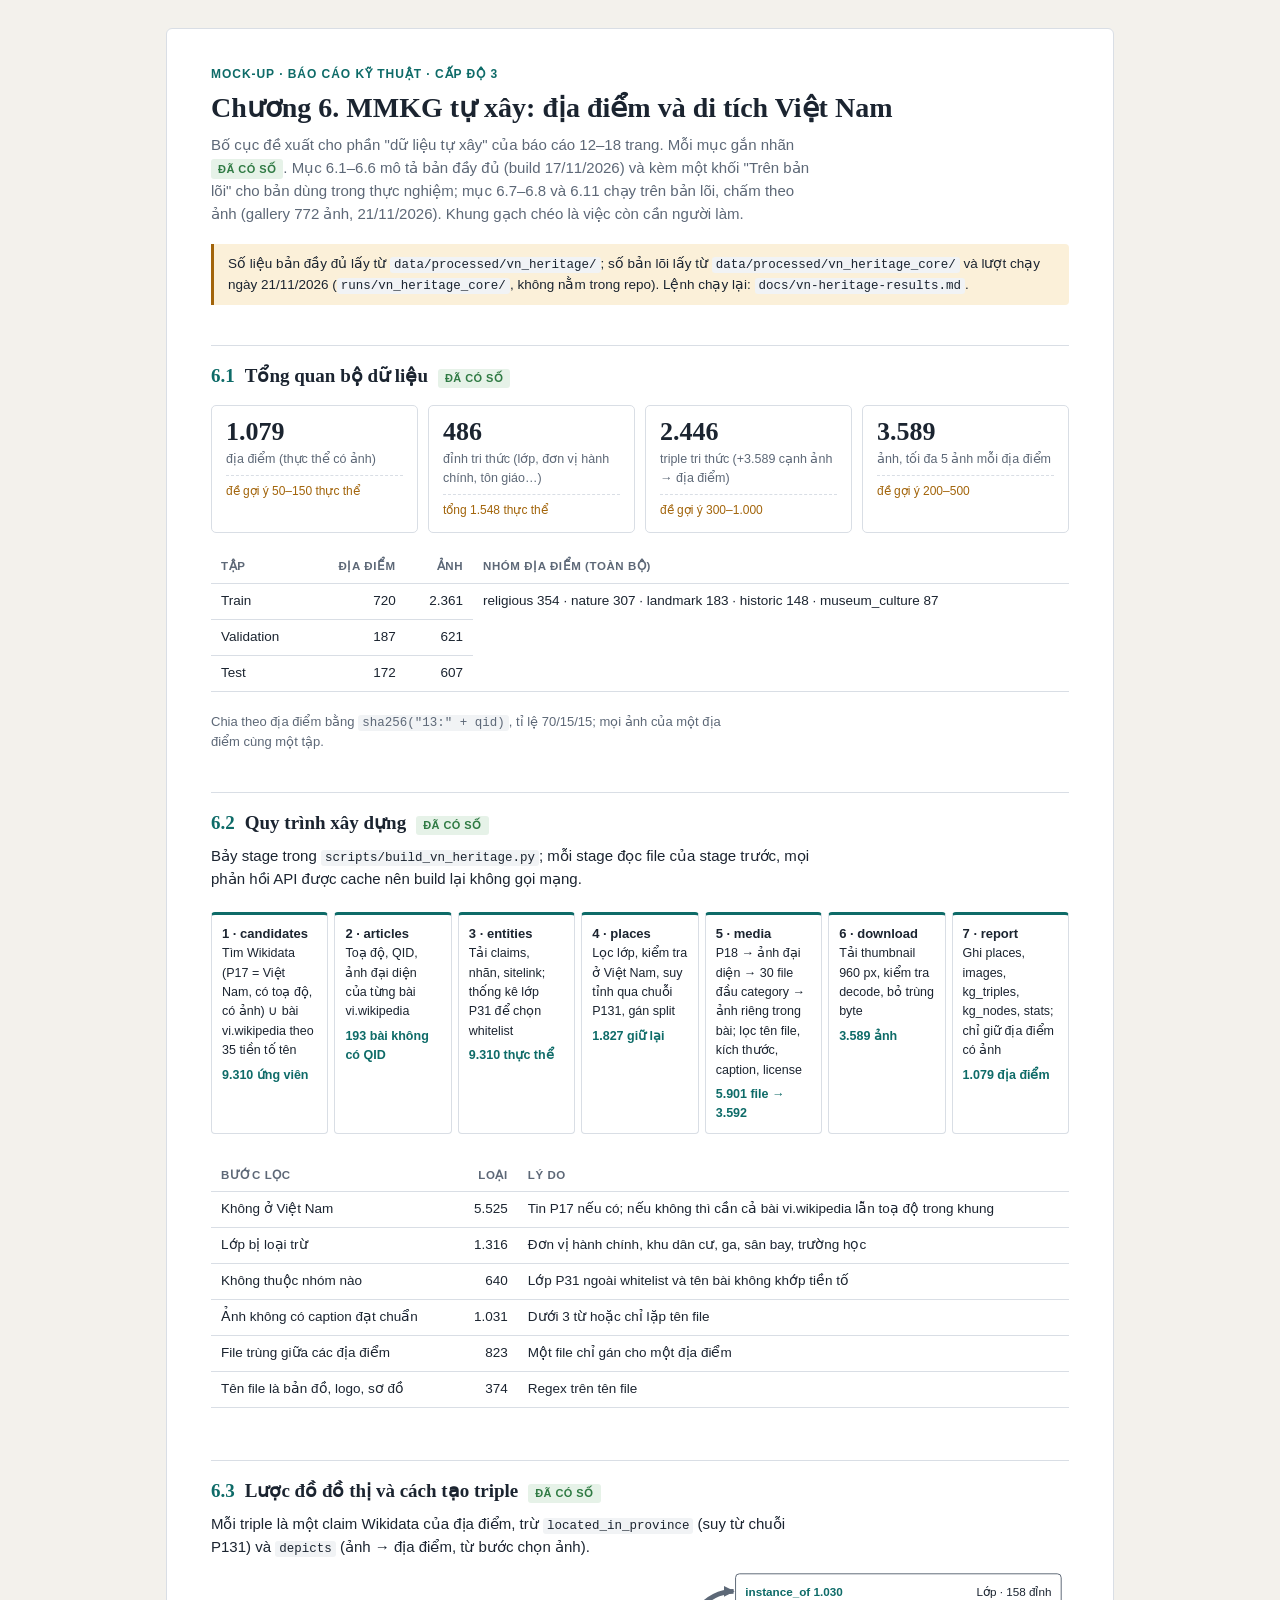
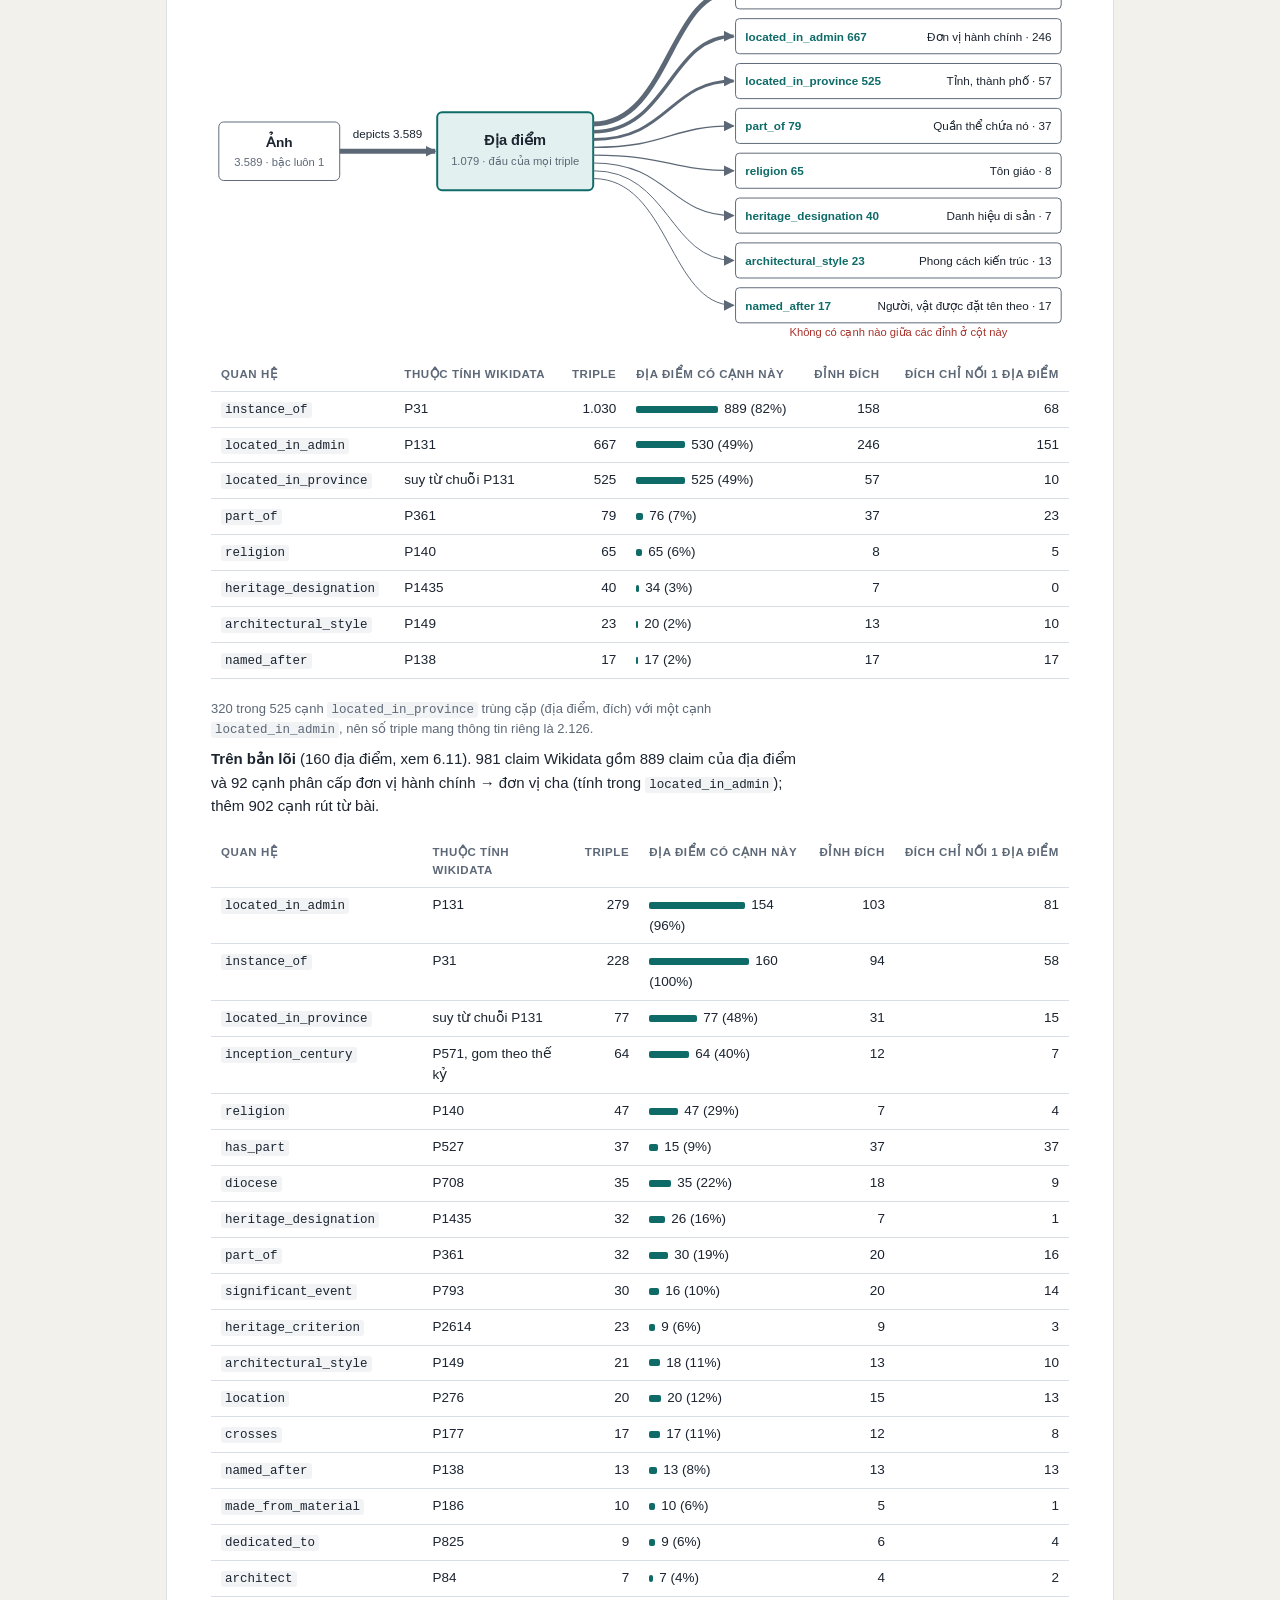
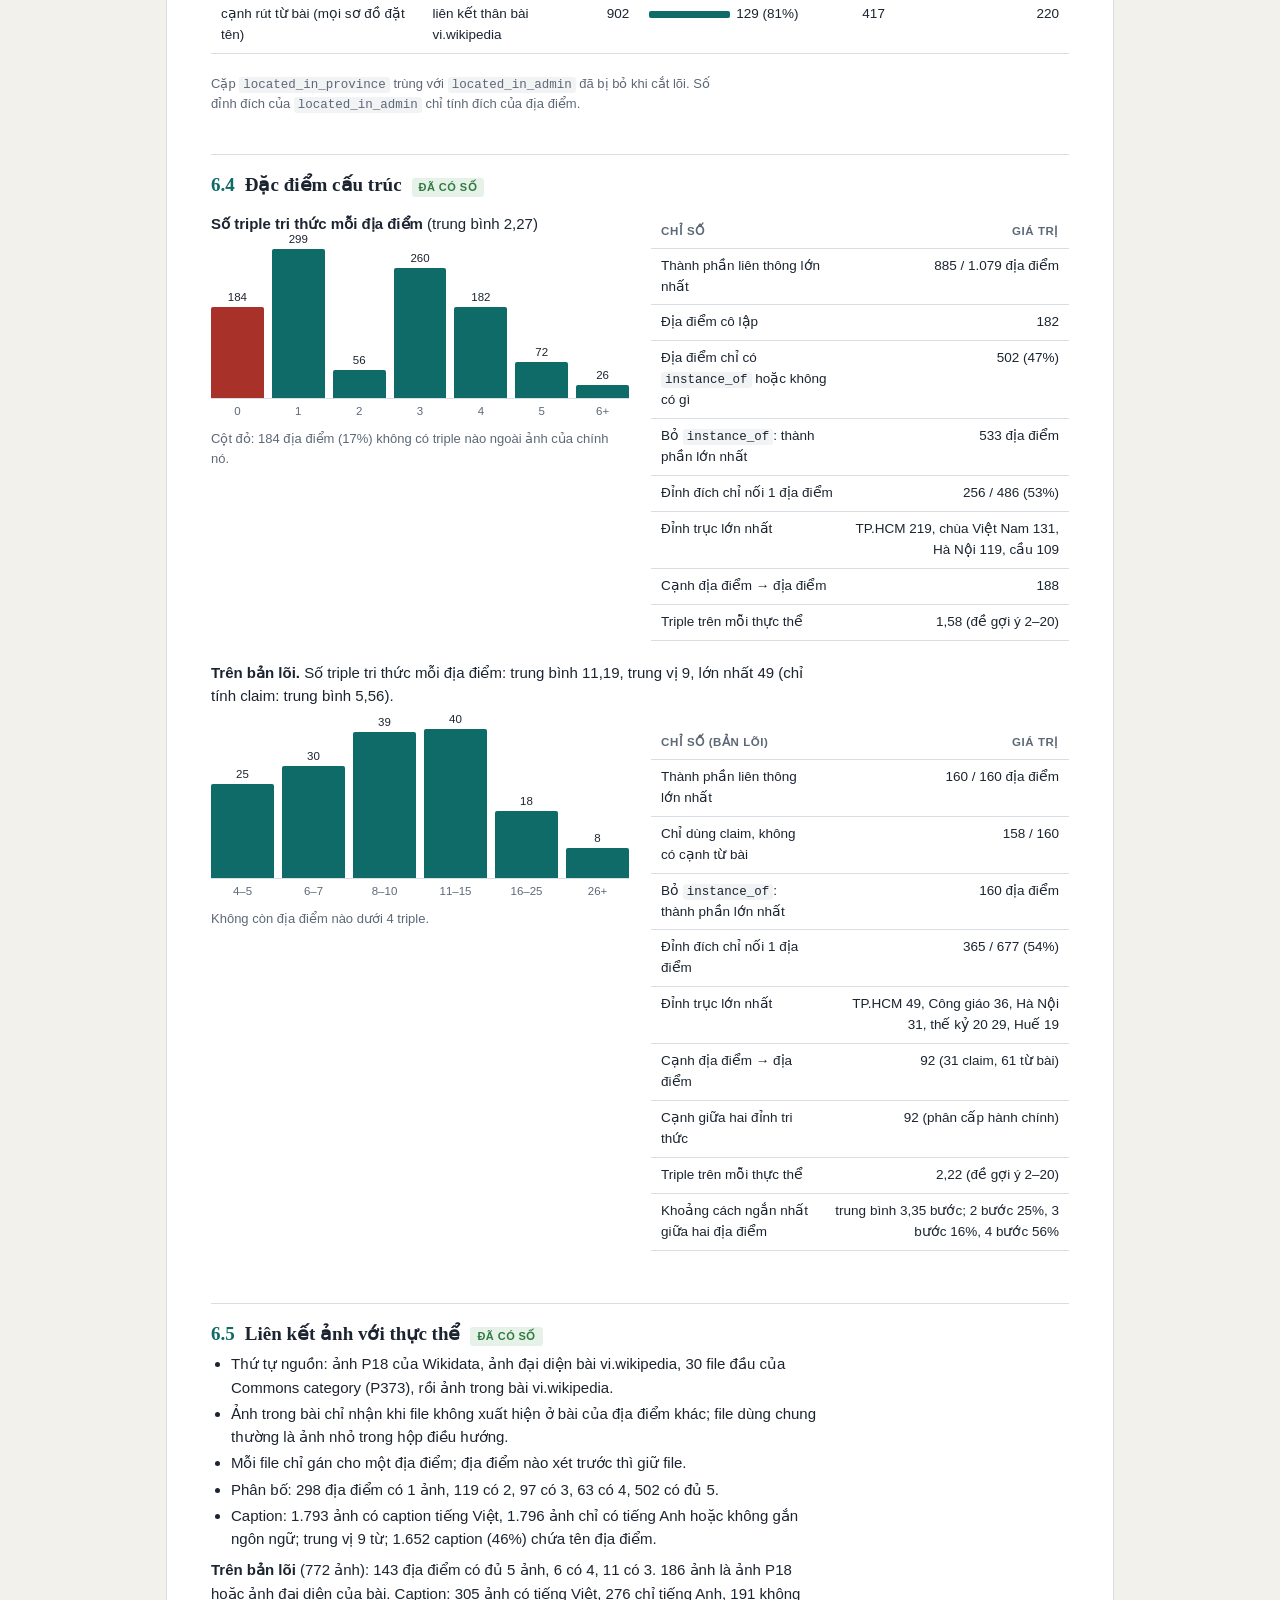
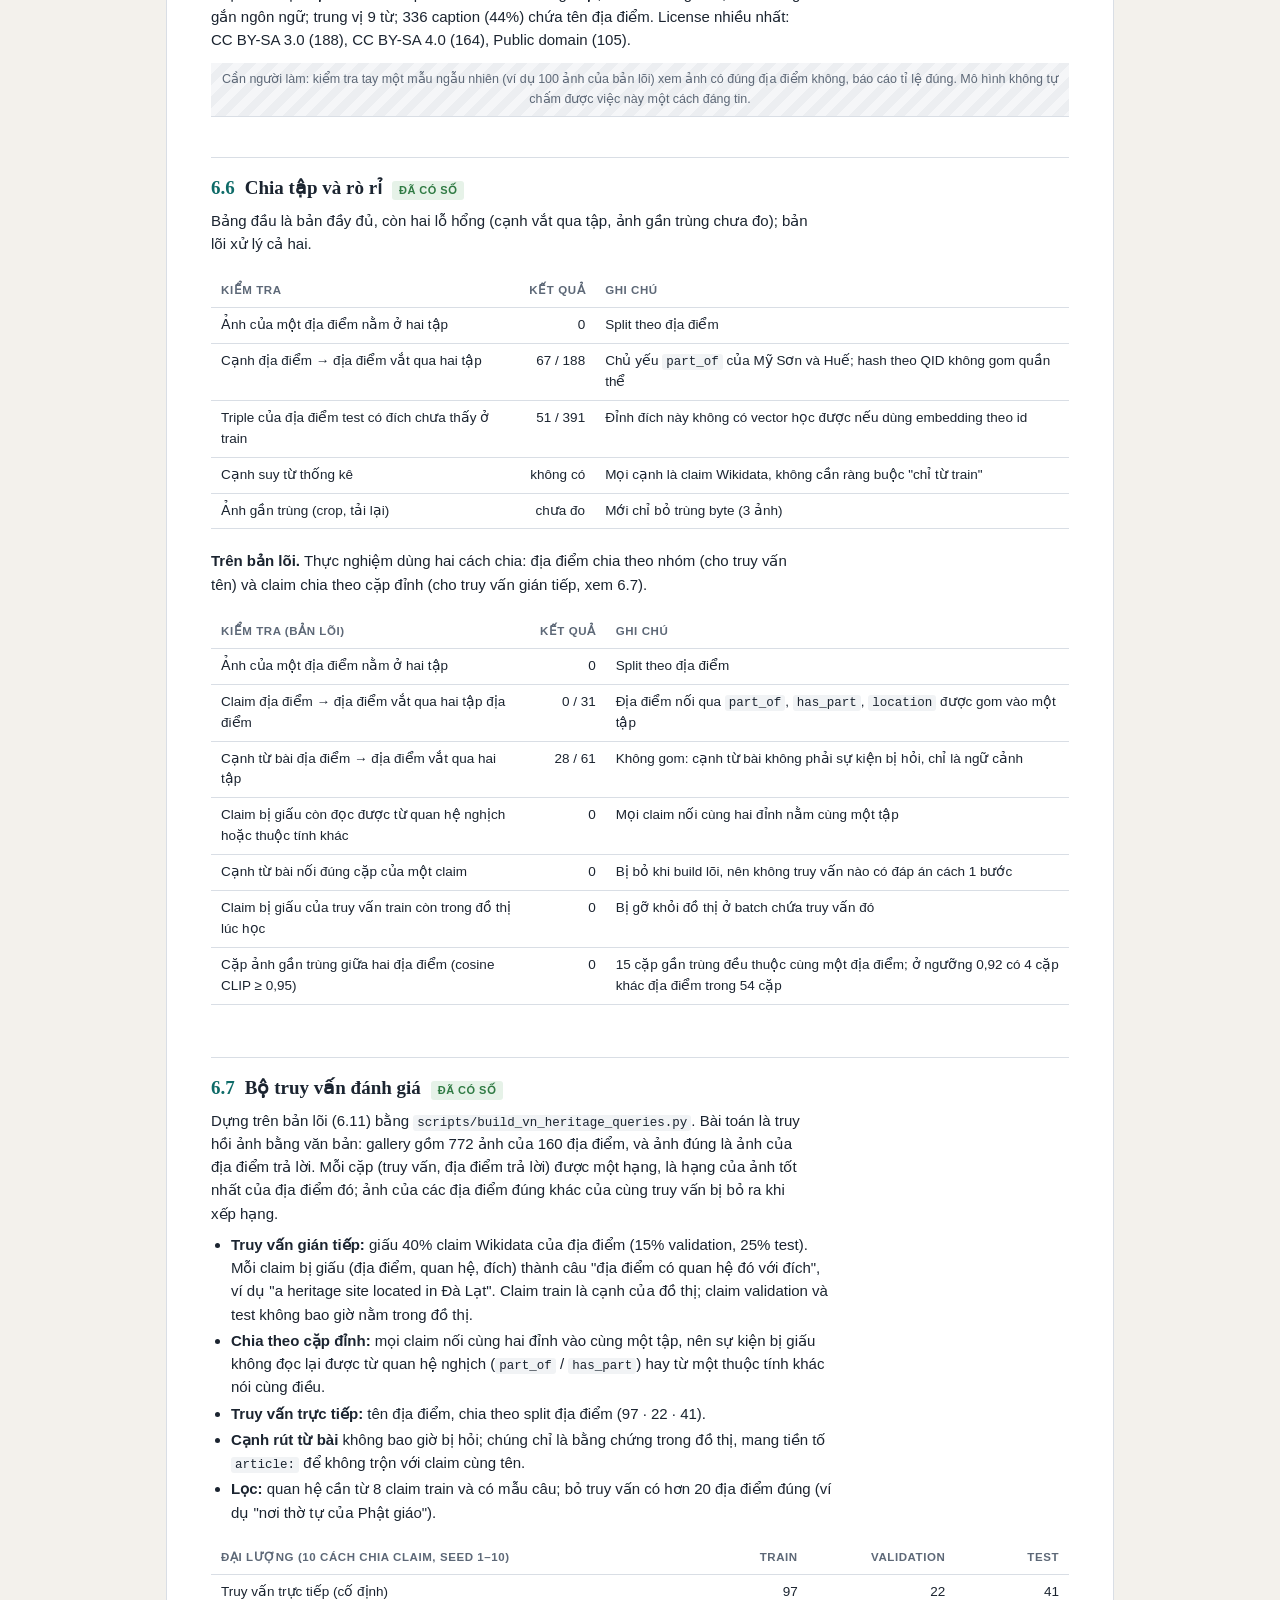
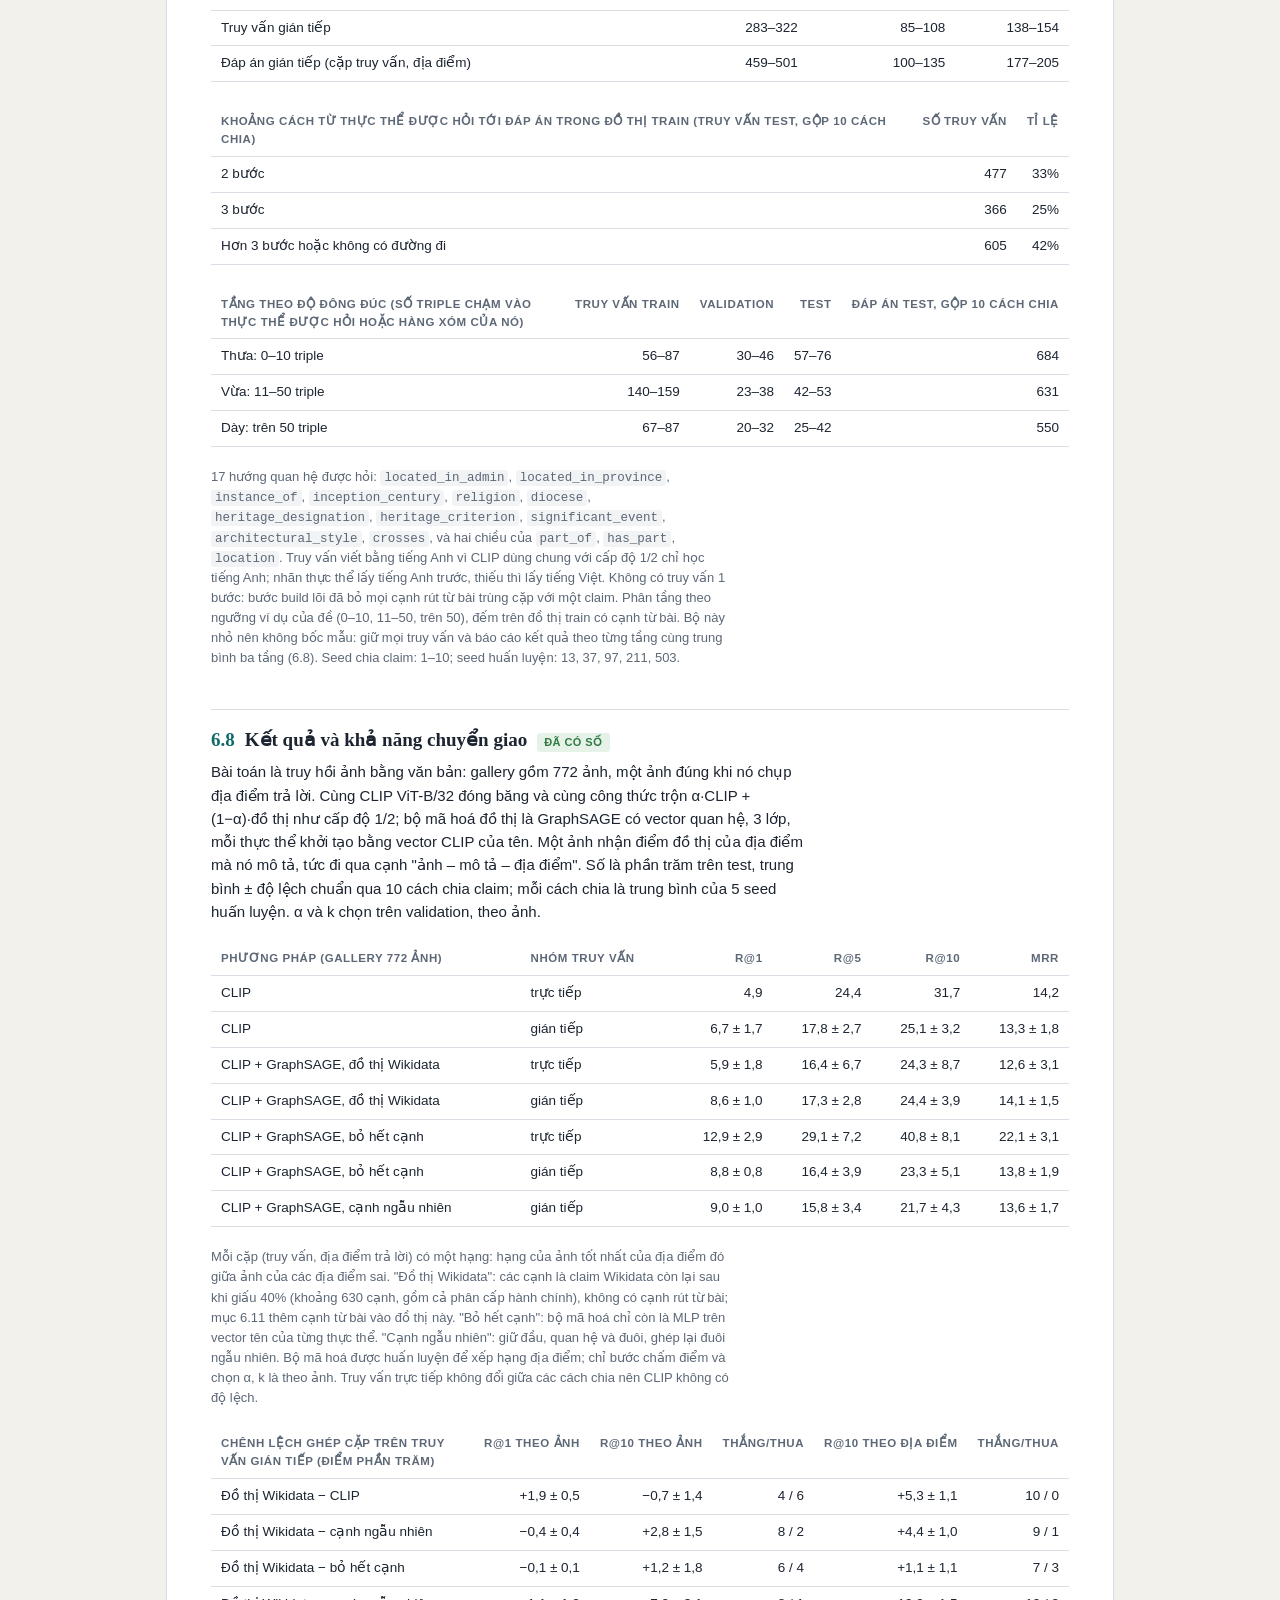
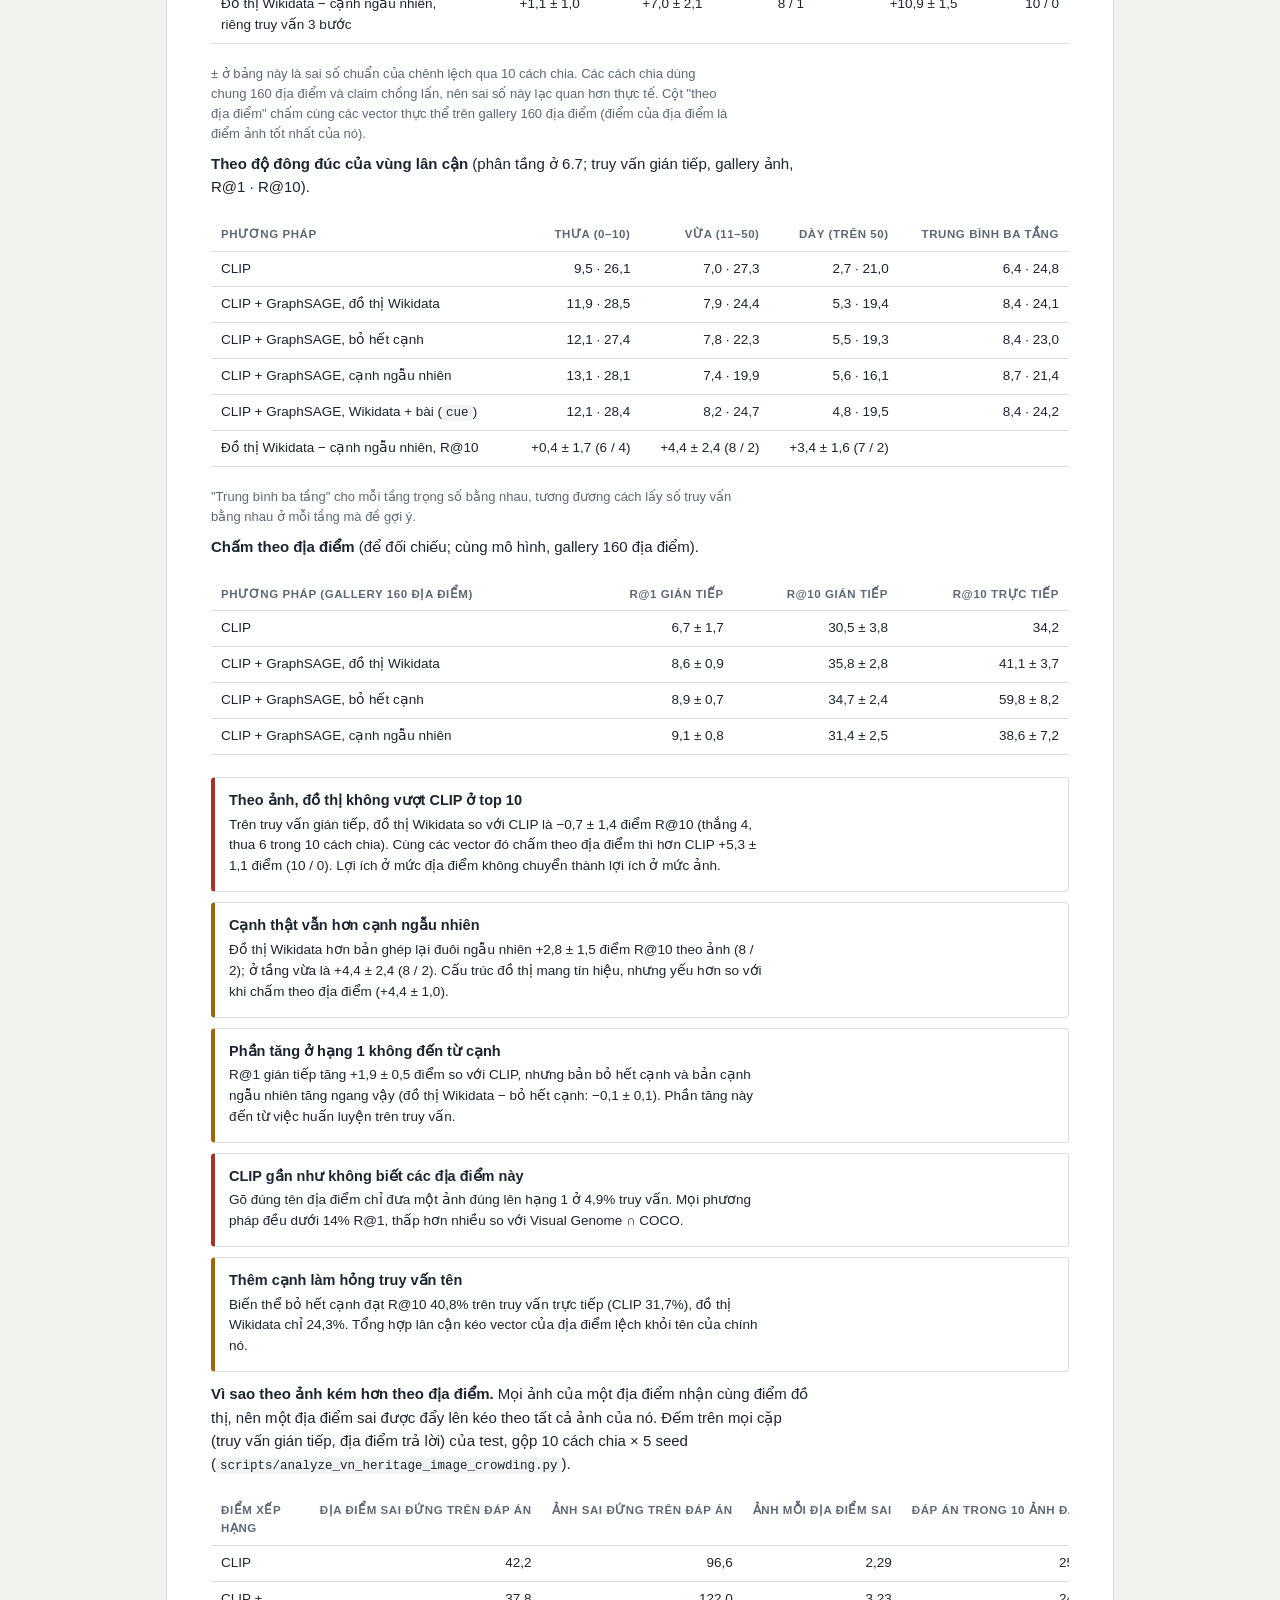
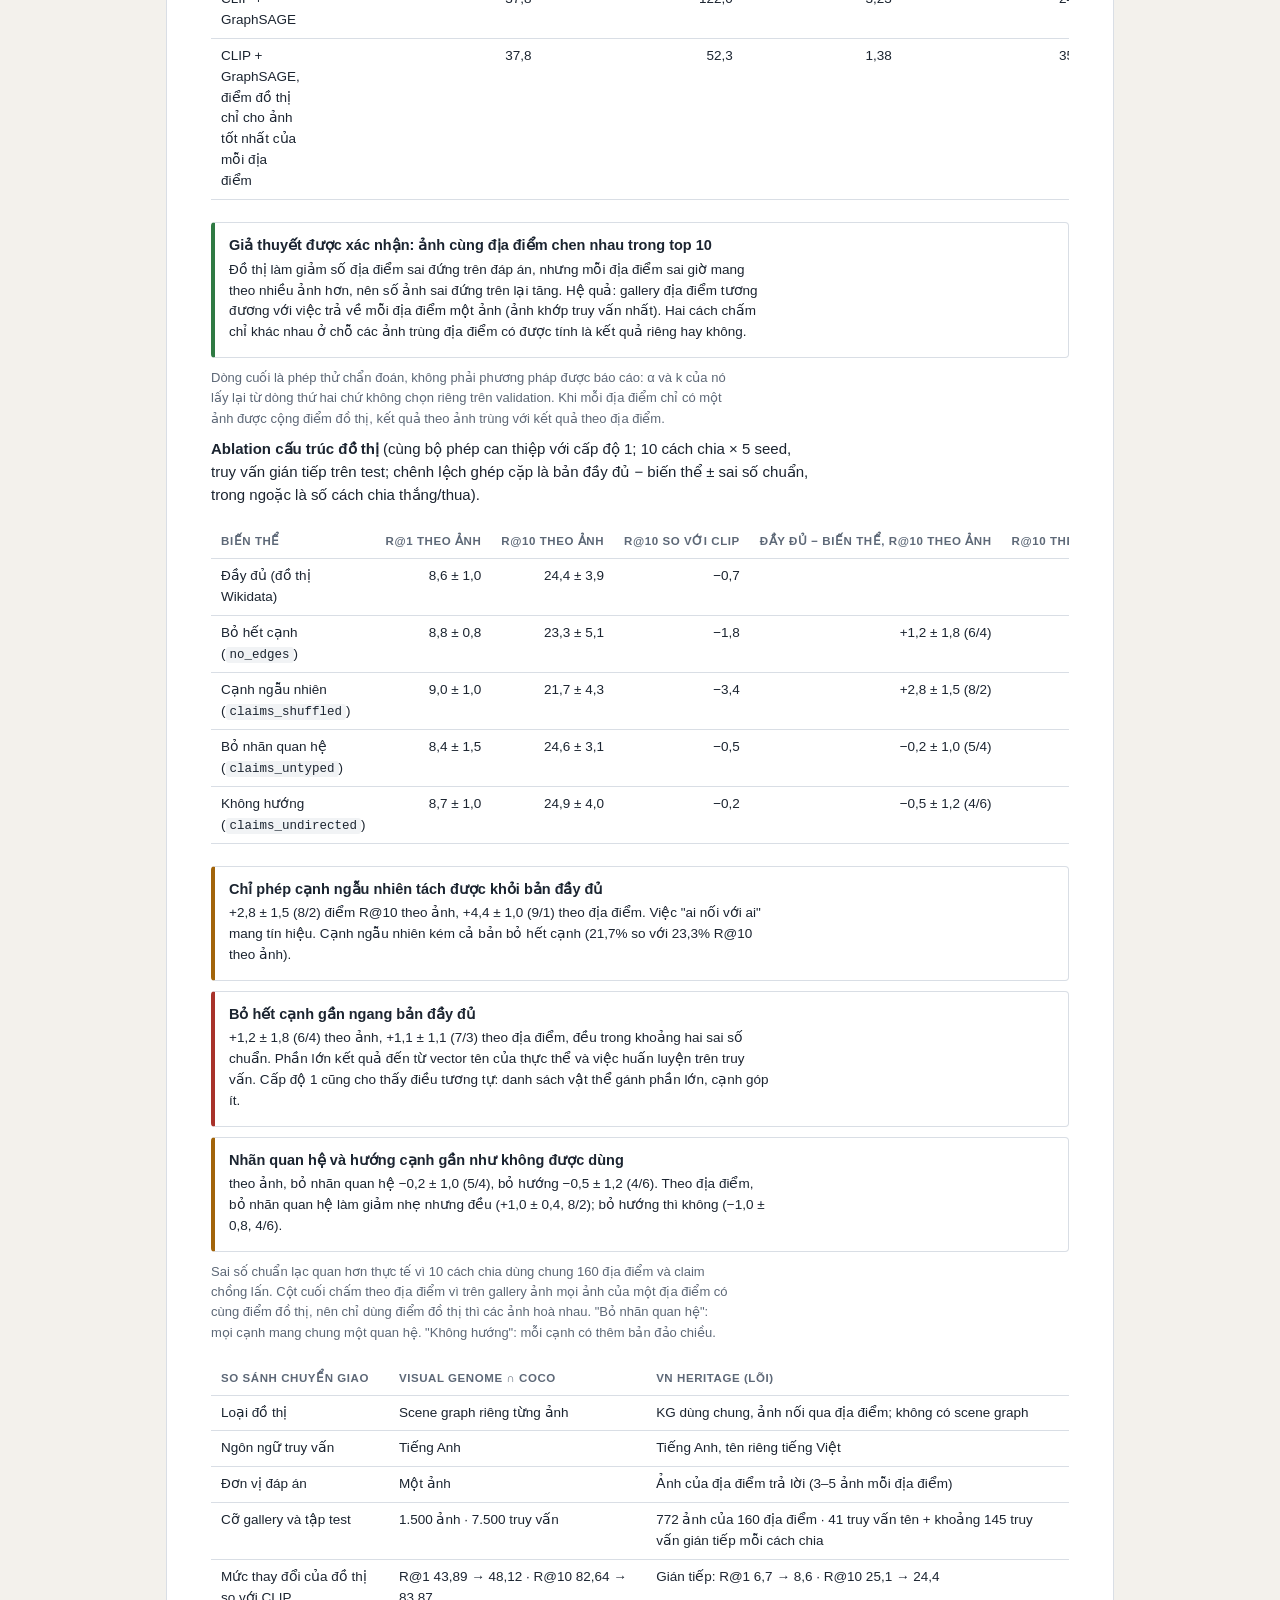
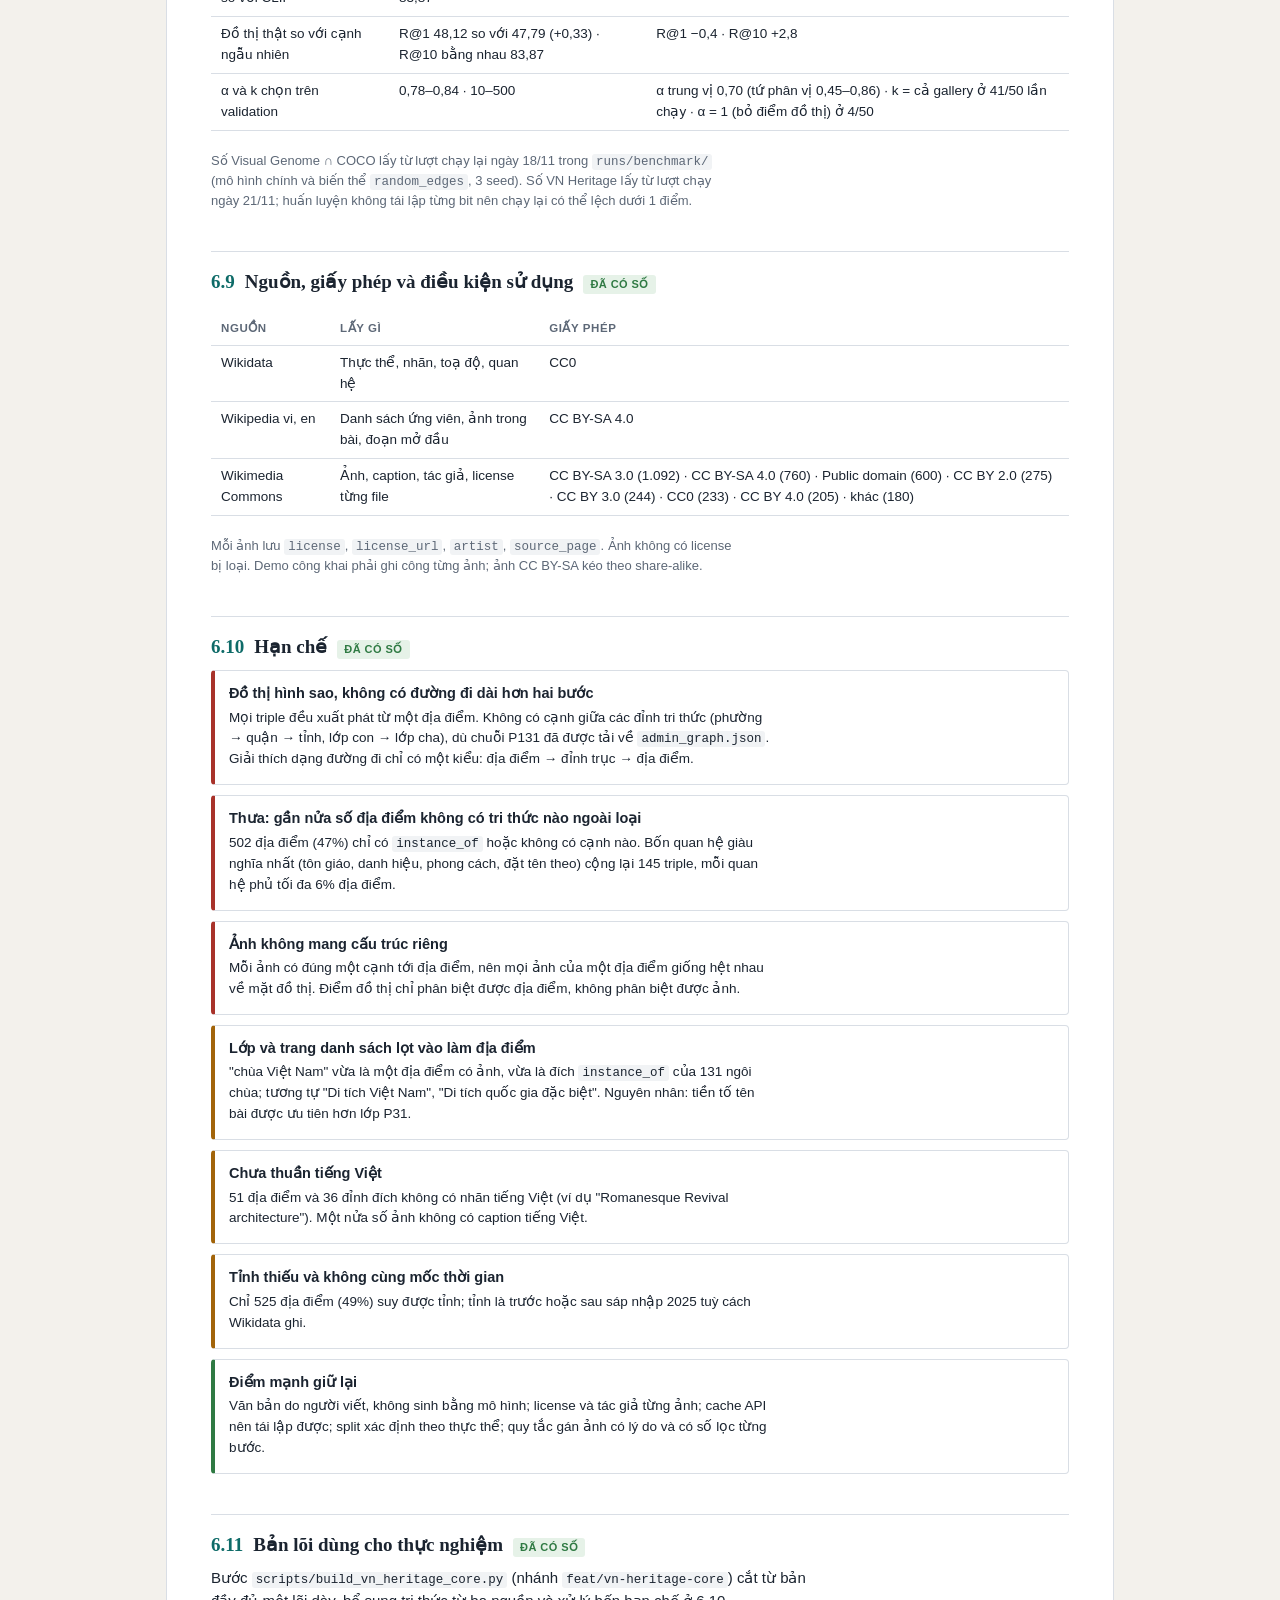
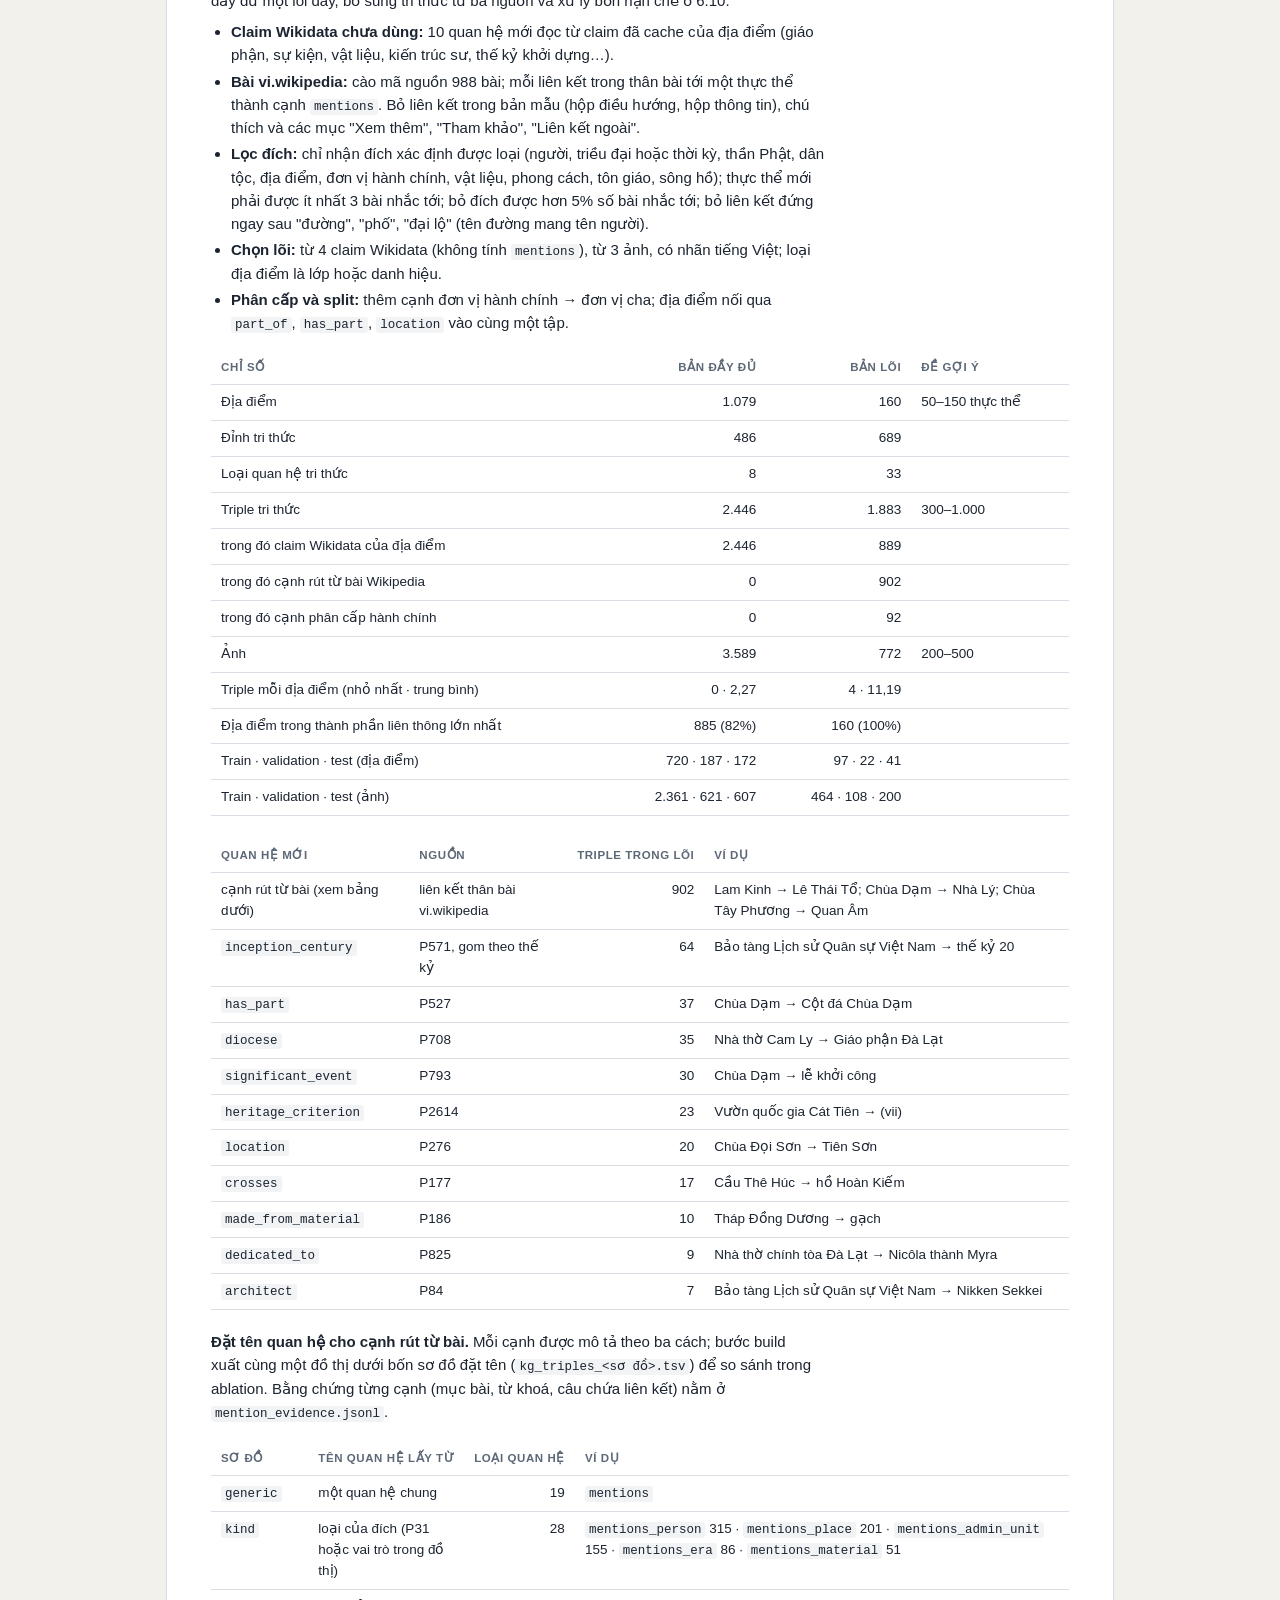
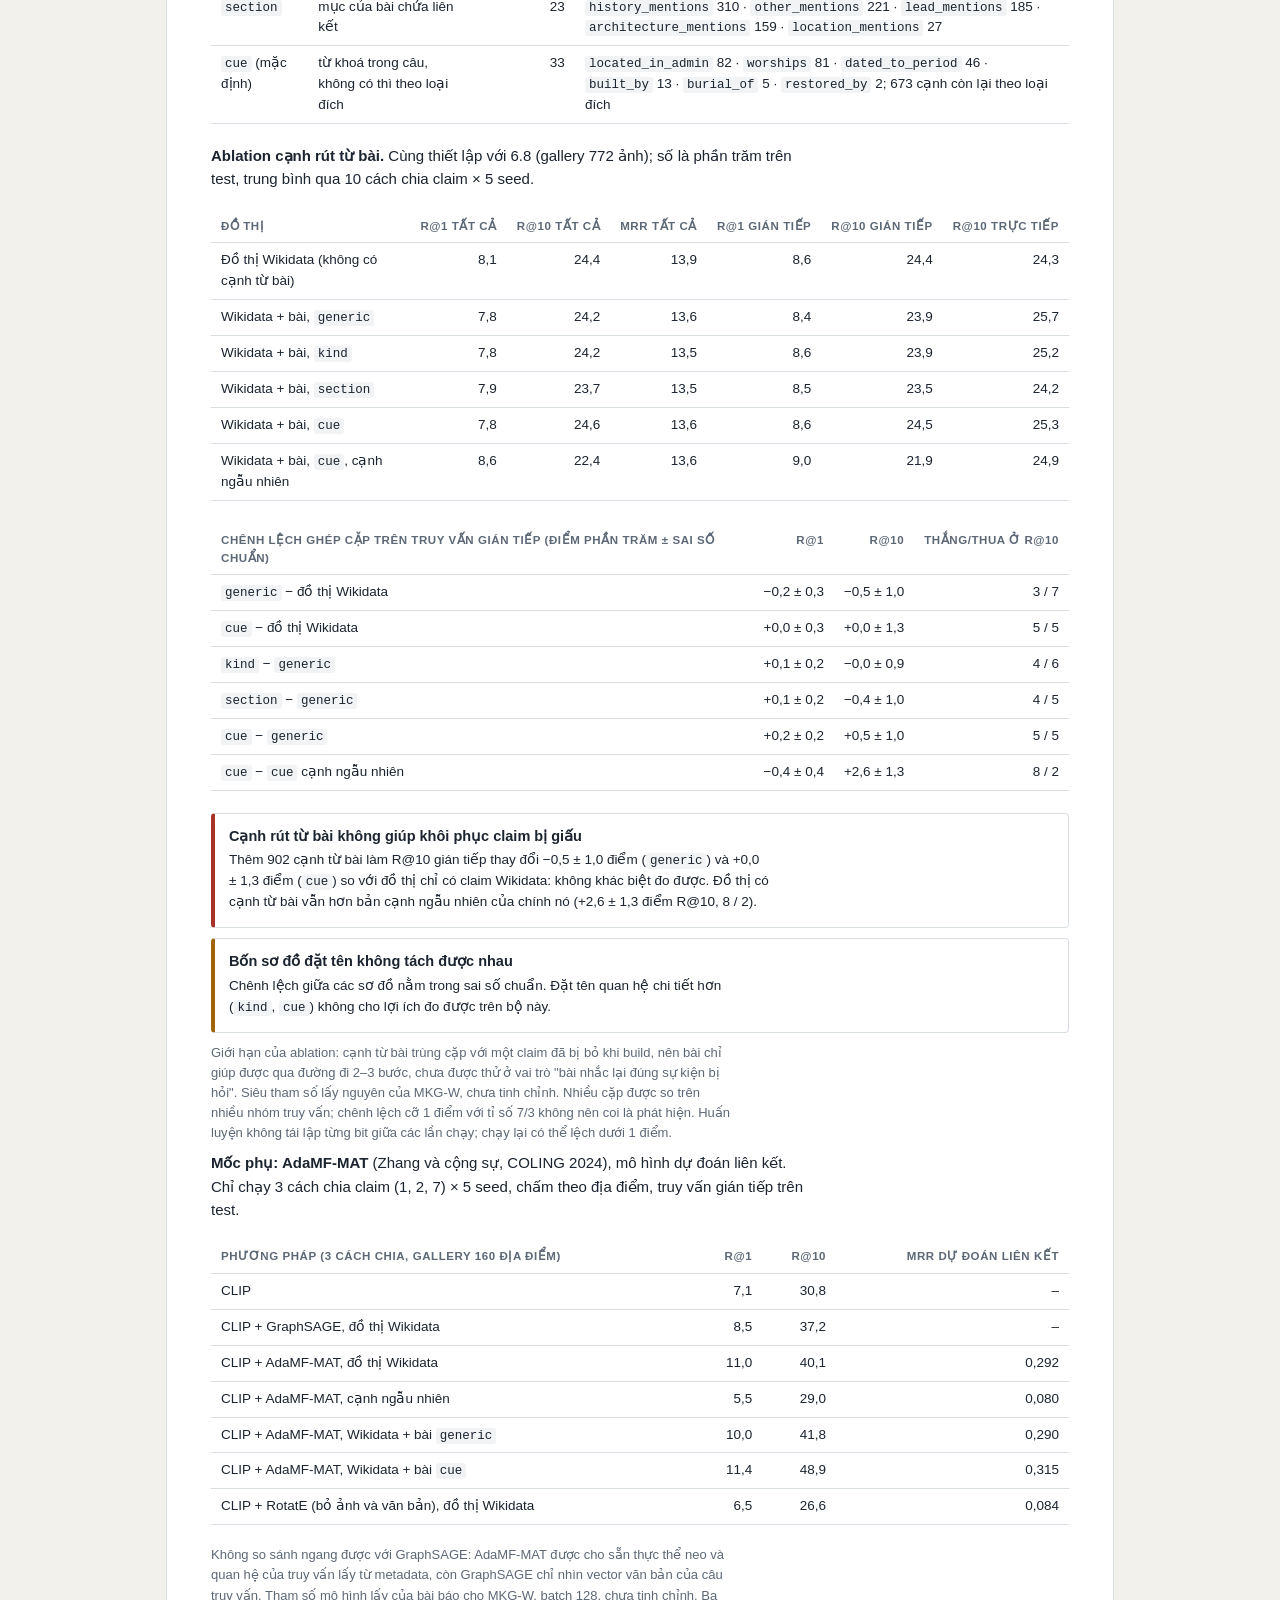
<file: plans/reports/vn-heritage-261120-0033-mmkg-report.html>
<!doctype html>
<html lang="vi">
<head>
<meta charset="utf-8">
<meta name="viewport" content="width=device-width, initial-scale=1">
<title>Mock-up báo cáo: MMKG VN Heritage</title>
<style>
  :root {
    --ink: #1b2430; --muted: #5d6877; --line: #d9dee5; --paper: #ffffff; --bg: #f3f1ec;
    --accent: #0e6b68; --accent-soft: #e2f0ef; --ok: #2f7a43; --ok-soft: #e6f2e8;
    --warn: #a2640a; --warn-soft: #fbf0d9; --bad: #a8322a; --bad-soft: #f9e4e1; --todo-soft: #eceef1;
  }
  * { box-sizing: border-box; }
  body { margin: 0; background: var(--bg); color: var(--ink); font: 15px/1.55 -apple-system, "Segoe UI", Roboto, "Helvetica Neue", Arial, sans-serif; }
  .page { max-width: 980px; margin: 0 auto; padding: 28px 16px 64px; }
  .sheet { background: var(--paper); border: 1px solid var(--line); border-radius: 6px; padding: 36px 44px; }
  @media (max-width: 640px) { .sheet { padding: 22px 18px; } }
  .eyebrow { font-size: 12px; letter-spacing: .08em; text-transform: uppercase; color: var(--accent); font-weight: 600; }
  h1 { font: 600 28px/1.25 Georgia, "Times New Roman", serif; margin: 6px 0 8px; text-wrap: balance; }
  h2 { font: 600 19px/1.3 Georgia, serif; margin: 40px 0 6px; padding-top: 18px; border-top: 1px solid var(--line); display: flex; gap: 10px; align-items: baseline; flex-wrap: wrap; }
  h2 .num { color: var(--accent); font-variant-numeric: tabular-nums; }
  p { margin: 8px 0; max-width: 72ch; }
  .lede { color: var(--muted); }
  .note { font-size: 13px; color: var(--muted); }
  .tag { font: 600 11px/1 -apple-system, sans-serif; letter-spacing: .04em; padding: 4px 7px; border-radius: 3px; white-space: nowrap; }
  .tag.ok { background: var(--ok-soft); color: var(--ok); }
  .tag.todo { background: var(--todo-soft); color: var(--muted); }
  .tag.warn { background: var(--warn-soft); color: var(--warn); }
  .banner { background: var(--warn-soft); border-left: 3px solid var(--warn); padding: 10px 14px; margin: 18px 0 0; font-size: 13.5px; border-radius: 0 4px 4px 0; }
  .tiles { display: grid; grid-template-columns: repeat(4, 1fr); gap: 10px; margin: 16px 0 6px; }
  @media (max-width: 720px) { .tiles { grid-template-columns: repeat(2, 1fr); } }
  .tile { border: 1px solid var(--line); border-radius: 5px; padding: 12px 14px; }
  .tile b { display: block; font: 600 26px/1.1 Georgia, serif; font-variant-numeric: tabular-nums; }
  .tile span { font-size: 12.5px; color: var(--muted); display: block; margin-top: 3px; }
  .tile em { font-style: normal; font-size: 12px; display: block; margin-top: 6px; padding-top: 6px; border-top: 1px dashed var(--line); color: var(--warn); }
  .scroll { overflow-x: auto; }
  table { border-collapse: collapse; width: 100%; font-size: 13.5px; margin: 12px 0; }
  th, td { padding: 7px 10px; border-bottom: 1px solid var(--line); text-align: left; vertical-align: top; }
  th { font-size: 11.5px; letter-spacing: .05em; text-transform: uppercase; color: var(--muted); font-weight: 600; }
  td.n, th.n { text-align: right; font-variant-numeric: tabular-nums; white-space: nowrap; }
  code { font: 12.5px ui-monospace, SFMono-Regular, Menlo, monospace; background: #f1f3f5; padding: 1px 4px; border-radius: 3px; }
  .cover { display: inline-block; height: 7px; background: var(--accent); border-radius: 2px; vertical-align: middle; margin-right: 6px; }
  .flow { display: grid; grid-template-columns: repeat(7, minmax(112px, 1fr)); gap: 6px; margin: 14px 0; min-width: 820px; }
  .step { border: 1px solid var(--line); border-top: 3px solid var(--accent); border-radius: 4px; padding: 9px 10px; font-size: 12.5px; }
  .step b { display: block; font-size: 13px; }
  .step i { font-style: normal; display: block; color: var(--accent); font-weight: 600; margin-top: 5px; font-variant-numeric: tabular-nums; }
  .two { display: grid; grid-template-columns: 1fr 1fr; gap: 22px; }
  @media (max-width: 760px) { .two { grid-template-columns: 1fr; } }
  .find { border: 1px solid var(--line); border-left: 4px solid var(--bad); border-radius: 4px; padding: 11px 14px; margin: 10px 0; }
  .find.mid { border-left-color: var(--warn); }
  .find.good { border-left-color: var(--ok); }
  .find h3 { margin: 0 0 3px; font-size: 14.5px; }
  .find p { margin: 3px 0; font-size: 13.5px; }
  .ph { background: repeating-linear-gradient(135deg, #f5f6f8 0 8px, #eceef1 8px 16px); color: var(--muted); text-align: center; font-size: 12.5px; }
  .bars { display: flex; align-items: flex-end; gap: 8px; height: 150px; margin: 14px 0 4px; border-bottom: 1px solid var(--line); }
  .bar { flex: 1; background: var(--accent); border-radius: 2px 2px 0 0; position: relative; min-width: 24px; }
  .bar.zero { background: var(--bad); }
  .bar span { position: absolute; top: -18px; left: 0; right: 0; text-align: center; font-size: 11.5px; font-variant-numeric: tabular-nums; }
  .axis { display: flex; gap: 8px; font-size: 11.5px; color: var(--muted); }
  .axis div { flex: 1; text-align: center; min-width: 24px; }
  svg text { font-family: -apple-system, "Segoe UI", Roboto, Arial, sans-serif; }
  ul { margin: 6px 0; padding-left: 20px; } li { margin: 3px 0; max-width: 72ch; }
</style>
</head>
<body>
<div class="page"><div class="sheet">

  <div class="eyebrow">Mock-up · Báo cáo kỹ thuật · Cấp độ 3</div>
  <h1>Chương 6. MMKG tự xây: địa điểm và di tích Việt Nam</h1>
  <p class="lede">Bố cục đề xuất cho phần "dữ liệu tự xây" của báo cáo 12–18 trang. Mỗi mục gắn nhãn
    <span class="tag ok">ĐÃ CÓ SỐ</span>. Mục 6.1–6.6 mô tả bản đầy đủ (build 17/11/2026) và kèm một khối "Trên bản lõi" cho bản dùng trong thực nghiệm; mục 6.7–6.8 và 6.11 chạy trên bản lõi, chấm theo ảnh (gallery 772 ảnh, 21/11/2026). Khung gạch chéo là việc còn cần người làm.</p>
  <div class="banner">Số liệu bản đầy đủ lấy từ <code>data/processed/vn_heritage/</code>; số bản lõi lấy từ <code>data/processed/vn_heritage_core/</code> và lượt chạy ngày 21/11/2026 (<code>runs/vn_heritage_core/</code>, không nằm trong repo). Lệnh chạy lại: <code>docs/vn-heritage-results.md</code>.</div>

  <h2><span class="num">6.1</span> Tổng quan bộ dữ liệu <span class="tag ok">ĐÃ CÓ SỐ</span></h2>
  <div class="tiles">
    <div class="tile"><b>1.079</b><span>địa điểm (thực thể có ảnh)</span><em>đề gợi ý 50–150 thực thể</em></div>
    <div class="tile"><b>486</b><span>đỉnh tri thức (lớp, đơn vị hành chính, tôn giáo…)</span><em>tổng 1.548 thực thể</em></div>
    <div class="tile"><b>2.446</b><span>triple tri thức (+3.589 cạnh ảnh → địa điểm)</span><em>đề gợi ý 300–1.000</em></div>
    <div class="tile"><b>3.589</b><span>ảnh, tối đa 5 ảnh mỗi địa điểm</span><em>đề gợi ý 200–500</em></div>
  </div>
  <div class="scroll"><table>
    <tr><th>Tập</th><th class="n">Địa điểm</th><th class="n">Ảnh</th><th>Nhóm địa điểm (toàn bộ)</th></tr>
    <tr><td>Train</td><td class="n">720</td><td class="n">2.361</td><td rowspan="3">religious 354 · nature 307 · landmark 183 · historic 148 · museum_culture 87</td></tr>
    <tr><td>Validation</td><td class="n">187</td><td class="n">621</td></tr>
    <tr><td>Test</td><td class="n">172</td><td class="n">607</td></tr>
  </table></div>
  <p class="note">Chia theo địa điểm bằng <code>sha256("13:" + qid)</code>, tỉ lệ 70/15/15; mọi ảnh của một địa điểm cùng một tập.</p>

  <h2><span class="num">6.2</span> Quy trình xây dựng <span class="tag ok">ĐÃ CÓ SỐ</span></h2>
  <p>Bảy stage trong <code>scripts/build_vn_heritage.py</code>; mỗi stage đọc file của stage trước, mọi phản hồi API được cache nên build lại không gọi mạng.</p>
  <div class="scroll"><div class="flow">
    <div class="step"><b>1 · candidates</b>Tìm Wikidata (P17 = Việt Nam, có toạ độ, có ảnh) ∪ bài vi.wikipedia theo 35 tiền tố tên<i>9.310 ứng viên</i></div>
    <div class="step"><b>2 · articles</b>Toạ độ, QID, ảnh đại diện của từng bài vi.wikipedia<i>193 bài không có QID</i></div>
    <div class="step"><b>3 · entities</b>Tải claims, nhãn, sitelink; thống kê lớp P31 để chọn whitelist<i>9.310 thực thể</i></div>
    <div class="step"><b>4 · places</b>Lọc lớp, kiểm tra ở Việt Nam, suy tỉnh qua chuỗi P131, gán split<i>1.827 giữ lại</i></div>
    <div class="step"><b>5 · media</b>P18 → ảnh đại diện → 30 file đầu category → ảnh riêng trong bài; lọc tên file, kích thước, caption, license<i>5.901 file → 3.592</i></div>
    <div class="step"><b>6 · download</b>Tải thumbnail 960 px, kiểm tra decode, bỏ trùng byte<i>3.589 ảnh</i></div>
    <div class="step"><b>7 · report</b>Ghi places, images, kg_triples, kg_nodes, stats; chỉ giữ địa điểm có ảnh<i>1.079 địa điểm</i></div>
  </div></div>
  <div class="scroll"><table>
    <tr><th>Bước lọc</th><th class="n">Loại</th><th>Lý do</th></tr>
    <tr><td>Không ở Việt Nam</td><td class="n">5.525</td><td>Tin P17 nếu có; nếu không thì cần cả bài vi.wikipedia lẫn toạ độ trong khung</td></tr>
    <tr><td>Lớp bị loại trừ</td><td class="n">1.316</td><td>Đơn vị hành chính, khu dân cư, ga, sân bay, trường học</td></tr>
    <tr><td>Không thuộc nhóm nào</td><td class="n">640</td><td>Lớp P31 ngoài whitelist và tên bài không khớp tiền tố</td></tr>
    <tr><td>Ảnh không có caption đạt chuẩn</td><td class="n">1.031</td><td>Dưới 3 từ hoặc chỉ lặp tên file</td></tr>
    <tr><td>File trùng giữa các địa điểm</td><td class="n">823</td><td>Một file chỉ gán cho một địa điểm</td></tr>
    <tr><td>Tên file là bản đồ, logo, sơ đồ</td><td class="n">374</td><td>Regex trên tên file</td></tr>
  </table></div>

  <h2><span class="num">6.3</span> Lược đồ đồ thị và cách tạo triple <span class="tag ok">ĐÃ CÓ SỐ</span></h2>
  <p>Mỗi triple là một claim Wikidata của địa điểm, trừ <code>located_in_province</code> (suy từ chuỗi P131) và <code>depicts</code> (ảnh → địa điểm, từ bước chọn ảnh).</p>
  <div class="scroll">
  <svg viewBox="0 0 880 384" width="100%" style="min-width:700px" role="img" aria-label="Lược đồ đồ thị: ảnh nối tới địa điểm, địa điểm nối tới tám loại đỉnh tri thức">
  <defs><marker id="a" markerUnits="userSpaceOnUse" viewBox="0 0 10 10" refX="9" refY="5" markerWidth="11" markerHeight="11" orient="auto"><path d="M0 0L10 5L0 10z" fill="#5d6877"/></marker></defs>
  <rect x="8" y="160" width="124" height="60" rx="5" fill="#fff" stroke="#5d6877"/>
  <text x="70" y="186" text-anchor="middle" font-size="14" font-weight="600" fill="#1b2430">Ảnh</text>
  <text x="70" y="205" text-anchor="middle" font-size="11.5" fill="#5d6877">3.589 · bậc luôn 1</text>
  <rect x="232" y="150" width="160" height="80" rx="5" fill="#e2f0ef" stroke="#0e6b68" stroke-width="2"/>
  <text x="312" y="184" text-anchor="middle" font-size="15" font-weight="600" fill="#1b2430">Địa điểm</text>
  <text x="312" y="204" text-anchor="middle" font-size="11.5" fill="#5d6877">1.079 · đầu của mọi triple</text>
  <line x1="132" y1="190" x2="230" y2="190" stroke="#5d6877" stroke-width="5" marker-end="url(#a)"/>
  <text x="181" y="176" text-anchor="middle" font-size="12" fill="#1b2430">depicts 3.589</text>
  <path d="M392 162 C470 162 470 26 536 26" stroke="#5d6877" stroke-width="5" fill="none" marker-end="url(#a)"/>
  <rect x="538" y="8" width="334" height="36" rx="4" fill="#fff" stroke="#5d6877"/>
  <text x="548" y="30.5" font-size="12" fill="#0e6b68" font-weight="600">instance_of 1.030</text>
  <text x="862" y="30.5" font-size="12" fill="#1b2430" text-anchor="end">Lớp · 158 đỉnh</text>
  <path d="M392 170 C470 170 470 72 536 72" stroke="#5d6877" stroke-width="3.6" fill="none" marker-end="url(#a)"/>
  <rect x="538" y="54" width="334" height="36" rx="4" fill="#fff" stroke="#5d6877"/>
  <text x="548" y="76.5" font-size="12" fill="#0e6b68" font-weight="600">located_in_admin 667</text>
  <text x="862" y="76.5" font-size="12" fill="#1b2430" text-anchor="end">Đơn vị hành chính · 246</text>
  <path d="M392 178 C470 178 470 118 536 118" stroke="#5d6877" stroke-width="3" fill="none" marker-end="url(#a)"/>
  <rect x="538" y="100" width="334" height="36" rx="4" fill="#fff" stroke="#5d6877"/>
  <text x="548" y="122.5" font-size="12" fill="#0e6b68" font-weight="600">located_in_province 525</text>
  <text x="862" y="122.5" font-size="12" fill="#1b2430" text-anchor="end">Tỉnh, thành phố · 57</text>
  <path d="M392 186 C470 186 470 164 536 164" stroke="#5d6877" stroke-width="1.4" fill="none" marker-end="url(#a)"/>
  <rect x="538" y="146" width="334" height="36" rx="4" fill="#fff" stroke="#5d6877"/>
  <text x="548" y="168.5" font-size="12" fill="#0e6b68" font-weight="600">part_of 79</text>
  <text x="862" y="168.5" font-size="12" fill="#1b2430" text-anchor="end">Quần thể chứa nó · 37</text>
  <path d="M392 194 C470 194 470 210 536 210" stroke="#5d6877" stroke-width="1.3" fill="none" marker-end="url(#a)"/>
  <rect x="538" y="192" width="334" height="36" rx="4" fill="#fff" stroke="#5d6877"/>
  <text x="548" y="214.5" font-size="12" fill="#0e6b68" font-weight="600">religion 65</text>
  <text x="862" y="214.5" font-size="12" fill="#1b2430" text-anchor="end">Tôn giáo · 8</text>
  <path d="M392 202 C470 202 470 256 536 256" stroke="#5d6877" stroke-width="1.1" fill="none" marker-end="url(#a)"/>
  <rect x="538" y="238" width="334" height="36" rx="4" fill="#fff" stroke="#5d6877"/>
  <text x="548" y="260.5" font-size="12" fill="#0e6b68" font-weight="600">heritage_designation 40</text>
  <text x="862" y="260.5" font-size="12" fill="#1b2430" text-anchor="end">Danh hiệu di sản · 7</text>
  <path d="M392 210 C470 210 470 302 536 302" stroke="#5d6877" stroke-width="1" fill="none" marker-end="url(#a)"/>
  <rect x="538" y="284" width="334" height="36" rx="4" fill="#fff" stroke="#5d6877"/>
  <text x="548" y="306.5" font-size="12" fill="#0e6b68" font-weight="600">architectural_style 23</text>
  <text x="862" y="306.5" font-size="12" fill="#1b2430" text-anchor="end">Phong cách kiến trúc · 13</text>
  <path d="M392 218 C470 218 470 348 536 348" stroke="#5d6877" stroke-width="1" fill="none" marker-end="url(#a)"/>
  <rect x="538" y="330" width="334" height="36" rx="4" fill="#fff" stroke="#5d6877"/>
  <text x="548" y="352.5" font-size="12" fill="#0e6b68" font-weight="600">named_after 17</text>
  <text x="862" y="352.5" font-size="12" fill="#1b2430" text-anchor="end">Người, vật được đặt tên theo · 17</text>
  <text x="705" y="380" text-anchor="middle" font-size="11.5" fill="#a8322a">Không có cạnh nào giữa các đỉnh ở cột này</text></svg></div>
  <div class="scroll"><table>
    <tr><th>Quan hệ</th><th>Thuộc tính Wikidata</th><th class="n">Triple</th><th>Địa điểm có cạnh này</th><th class="n">Đỉnh đích</th><th class="n">Đích chỉ nối 1 địa điểm</th></tr>
    <tr><td><code>instance_of</code></td><td>P31</td><td class="n">1.030</td><td><span class="cover" style="width:82px"></span>889 (82%)</td><td class="n">158</td><td class="n">68</td></tr>
    <tr><td><code>located_in_admin</code></td><td>P131</td><td class="n">667</td><td><span class="cover" style="width:49px"></span>530 (49%)</td><td class="n">246</td><td class="n">151</td></tr>
    <tr><td><code>located_in_province</code></td><td>suy từ chuỗi P131</td><td class="n">525</td><td><span class="cover" style="width:49px"></span>525 (49%)</td><td class="n">57</td><td class="n">10</td></tr>
    <tr><td><code>part_of</code></td><td>P361</td><td class="n">79</td><td><span class="cover" style="width:7px"></span>76 (7%)</td><td class="n">37</td><td class="n">23</td></tr>
    <tr><td><code>religion</code></td><td>P140</td><td class="n">65</td><td><span class="cover" style="width:6px"></span>65 (6%)</td><td class="n">8</td><td class="n">5</td></tr>
    <tr><td><code>heritage_designation</code></td><td>P1435</td><td class="n">40</td><td><span class="cover" style="width:3px"></span>34 (3%)</td><td class="n">7</td><td class="n">0</td></tr>
    <tr><td><code>architectural_style</code></td><td>P149</td><td class="n">23</td><td><span class="cover" style="width:2px"></span>20 (2%)</td><td class="n">13</td><td class="n">10</td></tr>
    <tr><td><code>named_after</code></td><td>P138</td><td class="n">17</td><td><span class="cover" style="width:2px"></span>17 (2%)</td><td class="n">17</td><td class="n">17</td></tr>
  </table></div>
  <p class="note">320 trong 525 cạnh <code>located_in_province</code> trùng cặp (địa điểm, đích) với một cạnh <code>located_in_admin</code>, nên số triple mang thông tin riêng là 2.126.</p>

  <p><b>Trên bản lõi</b> (160 địa điểm, xem 6.11). 981 claim Wikidata gồm 889 claim của địa điểm và 92 cạnh phân cấp đơn vị hành chính → đơn vị cha (tính trong <code>located_in_admin</code>); thêm 902 cạnh rút từ bài.</p>
  <div class="scroll"><table>
    <tr><th>Quan hệ</th><th>Thuộc tính Wikidata</th><th class="n">Triple</th><th>Địa điểm có cạnh này</th><th class="n">Đỉnh đích</th><th class="n">Đích chỉ nối 1 địa điểm</th></tr>
    <tr><td><code>located_in_admin</code></td><td>P131</td><td class="n">279</td><td><span class="cover" style="width:96px"></span>154 (96%)</td><td class="n">103</td><td class="n">81</td></tr>
    <tr><td><code>instance_of</code></td><td>P31</td><td class="n">228</td><td><span class="cover" style="width:100px"></span>160 (100%)</td><td class="n">94</td><td class="n">58</td></tr>
    <tr><td><code>located_in_province</code></td><td>suy từ chuỗi P131</td><td class="n">77</td><td><span class="cover" style="width:48px"></span>77 (48%)</td><td class="n">31</td><td class="n">15</td></tr>
    <tr><td><code>inception_century</code></td><td>P571, gom theo thế kỷ</td><td class="n">64</td><td><span class="cover" style="width:40px"></span>64 (40%)</td><td class="n">12</td><td class="n">7</td></tr>
    <tr><td><code>religion</code></td><td>P140</td><td class="n">47</td><td><span class="cover" style="width:29px"></span>47 (29%)</td><td class="n">7</td><td class="n">4</td></tr>
    <tr><td><code>has_part</code></td><td>P527</td><td class="n">37</td><td><span class="cover" style="width:9px"></span>15 (9%)</td><td class="n">37</td><td class="n">37</td></tr>
    <tr><td><code>diocese</code></td><td>P708</td><td class="n">35</td><td><span class="cover" style="width:22px"></span>35 (22%)</td><td class="n">18</td><td class="n">9</td></tr>
    <tr><td><code>heritage_designation</code></td><td>P1435</td><td class="n">32</td><td><span class="cover" style="width:16px"></span>26 (16%)</td><td class="n">7</td><td class="n">1</td></tr>
    <tr><td><code>part_of</code></td><td>P361</td><td class="n">32</td><td><span class="cover" style="width:19px"></span>30 (19%)</td><td class="n">20</td><td class="n">16</td></tr>
    <tr><td><code>significant_event</code></td><td>P793</td><td class="n">30</td><td><span class="cover" style="width:10px"></span>16 (10%)</td><td class="n">20</td><td class="n">14</td></tr>
    <tr><td><code>heritage_criterion</code></td><td>P2614</td><td class="n">23</td><td><span class="cover" style="width:6px"></span>9 (6%)</td><td class="n">9</td><td class="n">3</td></tr>
    <tr><td><code>architectural_style</code></td><td>P149</td><td class="n">21</td><td><span class="cover" style="width:11px"></span>18 (11%)</td><td class="n">13</td><td class="n">10</td></tr>
    <tr><td><code>location</code></td><td>P276</td><td class="n">20</td><td><span class="cover" style="width:12px"></span>20 (12%)</td><td class="n">15</td><td class="n">13</td></tr>
    <tr><td><code>crosses</code></td><td>P177</td><td class="n">17</td><td><span class="cover" style="width:11px"></span>17 (11%)</td><td class="n">12</td><td class="n">8</td></tr>
    <tr><td><code>named_after</code></td><td>P138</td><td class="n">13</td><td><span class="cover" style="width:8px"></span>13 (8%)</td><td class="n">13</td><td class="n">13</td></tr>
    <tr><td><code>made_from_material</code></td><td>P186</td><td class="n">10</td><td><span class="cover" style="width:6px"></span>10 (6%)</td><td class="n">5</td><td class="n">1</td></tr>
    <tr><td><code>dedicated_to</code></td><td>P825</td><td class="n">9</td><td><span class="cover" style="width:6px"></span>9 (6%)</td><td class="n">6</td><td class="n">4</td></tr>
    <tr><td><code>architect</code></td><td>P84</td><td class="n">7</td><td><span class="cover" style="width:4px"></span>7 (4%)</td><td class="n">4</td><td class="n">2</td></tr>
    <tr><td>cạnh rút từ bài (mọi sơ đồ đặt tên)</td><td>liên kết thân bài vi.wikipedia</td><td class="n">902</td><td><span class="cover" style="width:81px"></span>129 (81%)</td><td class="n">417</td><td class="n">220</td></tr>
  </table></div>
  <p class="note">Cặp <code>located_in_province</code> trùng với <code>located_in_admin</code> đã bị bỏ khi cắt lõi. Số đỉnh đích của <code>located_in_admin</code> chỉ tính đích của địa điểm.</p>

  <h2><span class="num">6.4</span> Đặc điểm cấu trúc <span class="tag ok">ĐÃ CÓ SỐ</span></h2>
  <div class="two">
    <div>
      <p><b>Số triple tri thức mỗi địa điểm</b> (trung bình 2,27)</p>
      <div class="bars">
        <div class="bar zero" style="height:61%"><span>184</span></div><div class="bar" style="height:100%"><span>299</span></div>
        <div class="bar" style="height:19%"><span>56</span></div><div class="bar" style="height:87%"><span>260</span></div>
        <div class="bar" style="height:61%"><span>182</span></div><div class="bar" style="height:24%"><span>72</span></div>
        <div class="bar" style="height:9%"><span>26</span></div>
      </div>
      <div class="axis"><div>0</div><div>1</div><div>2</div><div>3</div><div>4</div><div>5</div><div>6+</div></div>
      <p class="note">Cột đỏ: 184 địa điểm (17%) không có triple nào ngoài ảnh của chính nó.</p>
    </div>
    <div>
      <table>
        <tr><th>Chỉ số</th><th class="n">Giá trị</th></tr>
        <tr><td>Thành phần liên thông lớn nhất</td><td class="n">885 / 1.079 địa điểm</td></tr>
        <tr><td>Địa điểm cô lập</td><td class="n">182</td></tr>
        <tr><td>Địa điểm chỉ có <code>instance_of</code> hoặc không có gì</td><td class="n">502 (47%)</td></tr>
        <tr><td>Bỏ <code>instance_of</code>: thành phần lớn nhất</td><td class="n">533 địa điểm</td></tr>
        <tr><td>Đỉnh đích chỉ nối 1 địa điểm</td><td class="n">256 / 486 (53%)</td></tr>
        <tr><td>Đỉnh trục lớn nhất</td><td class="n" style="white-space:normal">TP.HCM 219, chùa Việt Nam 131, Hà Nội 119, cầu 109</td></tr>
        <tr><td>Cạnh địa điểm → địa điểm</td><td class="n">188</td></tr>
        <tr><td>Triple trên mỗi thực thể</td><td class="n">1,58 (đề gợi ý 2–20)</td></tr>
      </table>
    </div>
  </div>

  <p><b>Trên bản lõi.</b> Số triple tri thức mỗi địa điểm: trung bình 11,19, trung vị 9, lớn nhất 49 (chỉ tính claim: trung bình 5,56).</p>
  <div class="two">
    <div>
      <div class="bars">
        <div class="bar" style="height:63%"><span>25</span></div><div class="bar" style="height:75%"><span>30</span></div>
        <div class="bar" style="height:98%"><span>39</span></div><div class="bar" style="height:100%"><span>40</span></div>
        <div class="bar" style="height:45%"><span>18</span></div><div class="bar" style="height:20%"><span>8</span></div>
      </div>
      <div class="axis"><div>4–5</div><div>6–7</div><div>8–10</div><div>11–15</div><div>16–25</div><div>26+</div></div>
      <p class="note">Không còn địa điểm nào dưới 4 triple.</p>
    </div>
    <div>
      <table>
        <tr><th>Chỉ số (bản lõi)</th><th class="n">Giá trị</th></tr>
        <tr><td>Thành phần liên thông lớn nhất</td><td class="n">160 / 160 địa điểm</td></tr>
        <tr><td>Chỉ dùng claim, không có cạnh từ bài</td><td class="n">158 / 160</td></tr>
        <tr><td>Bỏ <code>instance_of</code>: thành phần lớn nhất</td><td class="n">160 địa điểm</td></tr>
        <tr><td>Đỉnh đích chỉ nối 1 địa điểm</td><td class="n">365 / 677 (54%)</td></tr>
        <tr><td>Đỉnh trục lớn nhất</td><td class="n" style="white-space:normal">TP.HCM 49, Công giáo 36, Hà Nội 31, thế kỷ 20 29, Huế 19</td></tr>
        <tr><td>Cạnh địa điểm → địa điểm</td><td class="n">92 (31 claim, 61 từ bài)</td></tr>
        <tr><td>Cạnh giữa hai đỉnh tri thức</td><td class="n">92 (phân cấp hành chính)</td></tr>
        <tr><td>Triple trên mỗi thực thể</td><td class="n">2,22 (đề gợi ý 2–20)</td></tr>
        <tr><td>Khoảng cách ngắn nhất giữa hai địa điểm</td><td class="n" style="white-space:normal">trung bình 3,35 bước; 2 bước 25%, 3 bước 16%, 4 bước 56%</td></tr>
      </table>
    </div>
  </div>

  <h2><span class="num">6.5</span> Liên kết ảnh với thực thể <span class="tag ok">ĐÃ CÓ SỐ</span></h2>
  <ul>
    <li>Thứ tự nguồn: ảnh P18 của Wikidata, ảnh đại diện bài vi.wikipedia, 30 file đầu của Commons category (P373), rồi ảnh trong bài vi.wikipedia.</li>
    <li>Ảnh trong bài chỉ nhận khi file không xuất hiện ở bài của địa điểm khác; file dùng chung thường là ảnh nhỏ trong hộp điều hướng.</li>
    <li>Mỗi file chỉ gán cho một địa điểm; địa điểm nào xét trước thì giữ file.</li>
    <li>Phân bố: 298 địa điểm có 1 ảnh, 119 có 2, 97 có 3, 63 có 4, 502 có đủ 5.</li>
    <li>Caption: 1.793 ảnh có caption tiếng Việt, 1.796 ảnh chỉ có tiếng Anh hoặc không gắn ngôn ngữ; trung vị 9 từ; 1.652 caption (46%) chứa tên địa điểm.</li>
  </ul>
  <p><b>Trên bản lõi</b> (772 ảnh): 143 địa điểm có đủ 5 ảnh, 6 có 4, 11 có 3. 186 ảnh là ảnh P18 hoặc ảnh đại diện của bài. Caption: 305 ảnh có tiếng Việt, 276 chỉ tiếng Anh, 191 không gắn ngôn ngữ; trung vị 9 từ; 336 caption (44%) chứa tên địa điểm. License nhiều nhất: CC BY-SA 3.0 (188), CC BY-SA 4.0 (164), Public domain (105).</p>
  <table><tr><td class="ph">Cần người làm: kiểm tra tay một mẫu ngẫu nhiên (ví dụ 100 ảnh của bản lõi) xem ảnh có đúng địa điểm không, báo cáo tỉ lệ đúng. Mô hình không tự chấm được việc này một cách đáng tin.</td></tr></table>

  <h2><span class="num">6.6</span> Chia tập và rò rỉ <span class="tag ok">ĐÃ CÓ SỐ</span></h2>
  <p>Bảng đầu là bản đầy đủ, còn hai lỗ hổng (cạnh vắt qua tập, ảnh gần trùng chưa đo); bản lõi xử lý cả hai.</p>
  <div class="scroll"><table>
    <tr><th>Kiểm tra</th><th class="n">Kết quả</th><th>Ghi chú</th></tr>
    <tr><td>Ảnh của một địa điểm nằm ở hai tập</td><td class="n">0</td><td>Split theo địa điểm</td></tr>
    <tr><td>Cạnh địa điểm → địa điểm vắt qua hai tập</td><td class="n">67 / 188</td><td>Chủ yếu <code>part_of</code> của Mỹ Sơn và Huế; hash theo QID không gom quần thể</td></tr>
    <tr><td>Triple của địa điểm test có đích chưa thấy ở train</td><td class="n">51 / 391</td><td>Đỉnh đích này không có vector học được nếu dùng embedding theo id</td></tr>
    <tr><td>Cạnh suy từ thống kê</td><td class="n">không có</td><td>Mọi cạnh là claim Wikidata, không cần ràng buộc "chỉ từ train"</td></tr>
    <tr><td>Ảnh gần trùng (crop, tải lại)</td><td class="n">chưa đo</td><td>Mới chỉ bỏ trùng byte (3 ảnh)</td></tr>
  </table></div>

  <p><b>Trên bản lõi.</b> Thực nghiệm dùng hai cách chia: địa điểm chia theo nhóm (cho truy vấn tên) và claim chia theo cặp đỉnh (cho truy vấn gián tiếp, xem 6.7).</p>
  <div class="scroll"><table>
    <tr><th>Kiểm tra (bản lõi)</th><th class="n">Kết quả</th><th>Ghi chú</th></tr>
    <tr><td>Ảnh của một địa điểm nằm ở hai tập</td><td class="n">0</td><td>Split theo địa điểm</td></tr>
    <tr><td>Claim địa điểm → địa điểm vắt qua hai tập địa điểm</td><td class="n">0 / 31</td><td>Địa điểm nối qua <code>part_of</code>, <code>has_part</code>, <code>location</code> được gom vào một tập</td></tr>
    <tr><td>Cạnh từ bài địa điểm → địa điểm vắt qua hai tập</td><td class="n">28 / 61</td><td>Không gom: cạnh từ bài không phải sự kiện bị hỏi, chỉ là ngữ cảnh</td></tr>
    <tr><td>Claim bị giấu còn đọc được từ quan hệ nghịch hoặc thuộc tính khác</td><td class="n">0</td><td>Mọi claim nối cùng hai đỉnh nằm cùng một tập</td></tr>
    <tr><td>Cạnh từ bài nối đúng cặp của một claim</td><td class="n">0</td><td>Bị bỏ khi build lõi, nên không truy vấn nào có đáp án cách 1 bước</td></tr>
    <tr><td>Claim bị giấu của truy vấn train còn trong đồ thị lúc học</td><td class="n">0</td><td>Bị gỡ khỏi đồ thị ở batch chứa truy vấn đó</td></tr>
    <tr><td>Cặp ảnh gần trùng giữa hai địa điểm (cosine CLIP ≥ 0,95)</td><td class="n">0</td><td>15 cặp gần trùng đều thuộc cùng một địa điểm; ở ngưỡng 0,92 có 4 cặp khác địa điểm trong 54 cặp</td></tr>
  </table></div>

  <h2><span class="num">6.7</span> Bộ truy vấn đánh giá <span class="tag ok">ĐÃ CÓ SỐ</span></h2>
  <p>Dựng trên bản lõi (6.11) bằng <code>scripts/build_vn_heritage_queries.py</code>. Bài toán là truy hồi ảnh bằng văn bản: gallery gồm 772 ảnh của 160 địa điểm, và ảnh đúng là ảnh của địa điểm trả lời. Mỗi cặp (truy vấn, địa điểm trả lời) được một hạng, là hạng của ảnh tốt nhất của địa điểm đó; ảnh của các địa điểm đúng khác của cùng truy vấn bị bỏ ra khi xếp hạng.</p>
  <ul>
    <li><b>Truy vấn gián tiếp:</b> giấu 40% claim Wikidata của địa điểm (15% validation, 25% test). Mỗi claim bị giấu (địa điểm, quan hệ, đích) thành câu "địa điểm có quan hệ đó với đích", ví dụ "a heritage site located in Đà Lạt". Claim train là cạnh của đồ thị; claim validation và test không bao giờ nằm trong đồ thị.</li>
    <li><b>Chia theo cặp đỉnh:</b> mọi claim nối cùng hai đỉnh vào cùng một tập, nên sự kiện bị giấu không đọc lại được từ quan hệ nghịch (<code>part_of</code> / <code>has_part</code>) hay từ một thuộc tính khác nói cùng điều.</li>
    <li><b>Truy vấn trực tiếp:</b> tên địa điểm, chia theo split địa điểm (97 · 22 · 41).</li>
    <li><b>Cạnh rút từ bài</b> không bao giờ bị hỏi; chúng chỉ là bằng chứng trong đồ thị, mang tiền tố <code>article:</code> để không trộn với claim cùng tên.</li>
    <li><b>Lọc:</b> quan hệ cần từ 8 claim train và có mẫu câu; bỏ truy vấn có hơn 20 địa điểm đúng (ví dụ "nơi thờ tự của Phật giáo").</li>
  </ul>
  <div class="scroll"><table>
    <tr><th>Đại lượng (10 cách chia claim, seed 1–10)</th><th class="n">Train</th><th class="n">Validation</th><th class="n">Test</th></tr>
    <tr><td>Truy vấn trực tiếp (cố định)</td><td class="n">97</td><td class="n">22</td><td class="n">41</td></tr>
    <tr><td>Truy vấn gián tiếp</td><td class="n">283–322</td><td class="n">85–108</td><td class="n">138–154</td></tr>
    <tr><td>Đáp án gián tiếp (cặp truy vấn, địa điểm)</td><td class="n">459–501</td><td class="n">100–135</td><td class="n">177–205</td></tr>
  </table></div>
  <div class="scroll"><table>
    <tr><th>Khoảng cách từ thực thể được hỏi tới đáp án trong đồ thị train (truy vấn test, gộp 10 cách chia)</th><th class="n">Số truy vấn</th><th class="n">Tỉ lệ</th></tr>
    <tr><td>2 bước</td><td class="n">477</td><td class="n">33%</td></tr>
    <tr><td>3 bước</td><td class="n">366</td><td class="n">25%</td></tr>
    <tr><td>Hơn 3 bước hoặc không có đường đi</td><td class="n">605</td><td class="n">42%</td></tr>
  </table></div>
  <div class="scroll"><table>
    <tr><th>Tầng theo độ đông đúc (số triple chạm vào thực thể được hỏi hoặc hàng xóm của nó)</th><th class="n">Truy vấn train</th><th class="n">Validation</th><th class="n">Test</th><th class="n">Đáp án test, gộp 10 cách chia</th></tr>
    <tr><td>Thưa: 0–10 triple</td><td class="n">56–87</td><td class="n">30–46</td><td class="n">57–76</td><td class="n">684</td></tr>
    <tr><td>Vừa: 11–50 triple</td><td class="n">140–159</td><td class="n">23–38</td><td class="n">42–53</td><td class="n">631</td></tr>
    <tr><td>Dày: trên 50 triple</td><td class="n">67–87</td><td class="n">20–32</td><td class="n">25–42</td><td class="n">550</td></tr>
  </table></div>
  <p class="note">17 hướng quan hệ được hỏi: <code>located_in_admin</code>, <code>located_in_province</code>, <code>instance_of</code>, <code>inception_century</code>, <code>religion</code>, <code>diocese</code>, <code>heritage_designation</code>, <code>heritage_criterion</code>, <code>significant_event</code>, <code>architectural_style</code>, <code>crosses</code>, và hai chiều của <code>part_of</code>, <code>has_part</code>, <code>location</code>. Truy vấn viết bằng tiếng Anh vì CLIP dùng chung với cấp độ 1/2 chỉ học tiếng Anh; nhãn thực thể lấy tiếng Anh trước, thiếu thì lấy tiếng Việt. Không có truy vấn 1 bước: bước build lõi đã bỏ mọi cạnh rút từ bài trùng cặp với một claim. Phân tầng theo ngưỡng ví dụ của đề (0–10, 11–50, trên 50), đếm trên đồ thị train có cạnh từ bài. Bộ này nhỏ nên không bốc mẫu: giữ mọi truy vấn và báo cáo kết quả theo từng tầng cùng trung bình ba tầng (6.8). Seed chia claim: 1–10; seed huấn luyện: 13, 37, 97, 211, 503.</p>

  <h2><span class="num">6.8</span> Kết quả và khả năng chuyển giao <span class="tag ok">ĐÃ CÓ SỐ</span></h2>
  <p>Bài toán là truy hồi ảnh bằng văn bản: gallery gồm 772 ảnh, một ảnh đúng khi nó chụp địa điểm trả lời. Cùng CLIP ViT-B/32 đóng băng và cùng công thức trộn α·CLIP + (1−α)·đồ thị như cấp độ 1/2; bộ mã hoá đồ thị là GraphSAGE có vector quan hệ, 3 lớp, mỗi thực thể khởi tạo bằng vector CLIP của tên. Một ảnh nhận điểm đồ thị của địa điểm mà nó mô tả, tức đi qua cạnh "ảnh – mô tả – địa điểm". Số là phần trăm trên test, trung bình ± độ lệch chuẩn qua 10 cách chia claim; mỗi cách chia là trung bình của 5 seed huấn luyện. α và k chọn trên validation, theo ảnh.</p>
  <div class="scroll"><table>
    <tr><th>Phương pháp (gallery 772 ảnh)</th><th>Nhóm truy vấn</th><th class="n">R@1</th><th class="n">R@5</th><th class="n">R@10</th><th class="n">MRR</th></tr>
    <tr><td>CLIP</td><td>trực tiếp</td><td class="n">4,9</td><td class="n">24,4</td><td class="n">31,7</td><td class="n">14,2</td></tr>
    <tr><td>CLIP</td><td>gián tiếp</td><td class="n">6,7 ± 1,7</td><td class="n">17,8 ± 2,7</td><td class="n">25,1 ± 3,2</td><td class="n">13,3 ± 1,8</td></tr>
    <tr><td>CLIP + GraphSAGE, đồ thị Wikidata</td><td>trực tiếp</td><td class="n">5,9 ± 1,8</td><td class="n">16,4 ± 6,7</td><td class="n">24,3 ± 8,7</td><td class="n">12,6 ± 3,1</td></tr>
    <tr><td>CLIP + GraphSAGE, đồ thị Wikidata</td><td>gián tiếp</td><td class="n">8,6 ± 1,0</td><td class="n">17,3 ± 2,8</td><td class="n">24,4 ± 3,9</td><td class="n">14,1 ± 1,5</td></tr>
    <tr><td>CLIP + GraphSAGE, bỏ hết cạnh</td><td>trực tiếp</td><td class="n">12,9 ± 2,9</td><td class="n">29,1 ± 7,2</td><td class="n">40,8 ± 8,1</td><td class="n">22,1 ± 3,1</td></tr>
    <tr><td>CLIP + GraphSAGE, bỏ hết cạnh</td><td>gián tiếp</td><td class="n">8,8 ± 0,8</td><td class="n">16,4 ± 3,9</td><td class="n">23,3 ± 5,1</td><td class="n">13,8 ± 1,9</td></tr>
    <tr><td>CLIP + GraphSAGE, cạnh ngẫu nhiên</td><td>gián tiếp</td><td class="n">9,0 ± 1,0</td><td class="n">15,8 ± 3,4</td><td class="n">21,7 ± 4,3</td><td class="n">13,6 ± 1,7</td></tr>
  </table></div>
  <p class="note">Mỗi cặp (truy vấn, địa điểm trả lời) có một hạng: hạng của ảnh tốt nhất của địa điểm đó giữa ảnh của các địa điểm sai. "Đồ thị Wikidata": các cạnh là claim Wikidata còn lại sau khi giấu 40% (khoảng 630 cạnh, gồm cả phân cấp hành chính), không có cạnh rút từ bài; mục 6.11 thêm cạnh từ bài vào đồ thị này. "Bỏ hết cạnh": bộ mã hoá chỉ còn là MLP trên vector tên của từng thực thể. "Cạnh ngẫu nhiên": giữ đầu, quan hệ và đuôi, ghép lại đuôi ngẫu nhiên. Bộ mã hoá được huấn luyện để xếp hạng địa điểm; chỉ bước chấm điểm và chọn α, k là theo ảnh. Truy vấn trực tiếp không đổi giữa các cách chia nên CLIP không có độ lệch.</p>
  <div class="scroll"><table>
    <tr><th>Chênh lệch ghép cặp trên truy vấn gián tiếp (điểm phần trăm)</th><th class="n">R@1 theo ảnh</th><th class="n">R@10 theo ảnh</th><th class="n">Thắng/thua</th><th class="n">R@10 theo địa điểm</th><th class="n">Thắng/thua</th></tr>
    <tr><td>Đồ thị Wikidata − CLIP</td><td class="n">+1,9 ± 0,5</td><td class="n">−0,7 ± 1,4</td><td class="n">4 / 6</td><td class="n">+5,3 ± 1,1</td><td class="n">10 / 0</td></tr>
    <tr><td>Đồ thị Wikidata − cạnh ngẫu nhiên</td><td class="n">−0,4 ± 0,4</td><td class="n">+2,8 ± 1,5</td><td class="n">8 / 2</td><td class="n">+4,4 ± 1,0</td><td class="n">9 / 1</td></tr>
    <tr><td>Đồ thị Wikidata − bỏ hết cạnh</td><td class="n">−0,1 ± 0,1</td><td class="n">+1,2 ± 1,8</td><td class="n">6 / 4</td><td class="n">+1,1 ± 1,1</td><td class="n">7 / 3</td></tr>
    <tr><td>Đồ thị Wikidata − cạnh ngẫu nhiên, riêng truy vấn 3 bước</td><td class="n">+1,1 ± 1,0</td><td class="n">+7,0 ± 2,1</td><td class="n">8 / 1</td><td class="n">+10,9 ± 1,5</td><td class="n">10 / 0</td></tr>
  </table></div>
  <p class="note">± ở bảng này là sai số chuẩn của chênh lệch qua 10 cách chia. Các cách chia dùng chung 160 địa điểm và claim chồng lấn, nên sai số này lạc quan hơn thực tế. Cột "theo địa điểm" chấm cùng các vector thực thể trên gallery 160 địa điểm (điểm của địa điểm là điểm ảnh tốt nhất của nó).</p>
  <p><b>Theo độ đông đúc của vùng lân cận</b> (phân tầng ở 6.7; truy vấn gián tiếp, gallery ảnh, R@1 · R@10).</p>
  <div class="scroll"><table>
    <tr><th>Phương pháp</th><th class="n">Thưa (0–10)</th><th class="n">Vừa (11–50)</th><th class="n">Dày (trên 50)</th><th class="n">Trung bình ba tầng</th></tr>
    <tr><td>CLIP</td><td class="n">9,5 · 26,1</td><td class="n">7,0 · 27,3</td><td class="n">2,7 · 21,0</td><td class="n">6,4 · 24,8</td></tr>
    <tr><td>CLIP + GraphSAGE, đồ thị Wikidata</td><td class="n">11,9 · 28,5</td><td class="n">7,9 · 24,4</td><td class="n">5,3 · 19,4</td><td class="n">8,4 · 24,1</td></tr>
    <tr><td>CLIP + GraphSAGE, bỏ hết cạnh</td><td class="n">12,1 · 27,4</td><td class="n">7,8 · 22,3</td><td class="n">5,5 · 19,3</td><td class="n">8,4 · 23,0</td></tr>
    <tr><td>CLIP + GraphSAGE, cạnh ngẫu nhiên</td><td class="n">13,1 · 28,1</td><td class="n">7,4 · 19,9</td><td class="n">5,6 · 16,1</td><td class="n">8,7 · 21,4</td></tr>
    <tr><td>CLIP + GraphSAGE, Wikidata + bài (<code>cue</code>)</td><td class="n">12,1 · 28,4</td><td class="n">8,2 · 24,7</td><td class="n">4,8 · 19,5</td><td class="n">8,4 · 24,2</td></tr>
    <tr><td>Đồ thị Wikidata − cạnh ngẫu nhiên, R@10</td><td class="n">+0,4 ± 1,7 (6 / 4)</td><td class="n">+4,4 ± 2,4 (8 / 2)</td><td class="n">+3,4 ± 1,6 (7 / 2)</td><td></td></tr>
  </table></div>
  <p class="note">"Trung bình ba tầng" cho mỗi tầng trọng số bằng nhau, tương đương cách lấy số truy vấn bằng nhau ở mỗi tầng mà đề gợi ý.</p>
  <p><b>Chấm theo địa điểm</b> (để đối chiếu; cùng mô hình, gallery 160 địa điểm).</p>
  <div class="scroll"><table>
    <tr><th>Phương pháp (gallery 160 địa điểm)</th><th class="n">R@1 gián tiếp</th><th class="n">R@10 gián tiếp</th><th class="n">R@10 trực tiếp</th></tr>
    <tr><td>CLIP</td><td class="n">6,7 ± 1,7</td><td class="n">30,5 ± 3,8</td><td class="n">34,2</td></tr>
    <tr><td>CLIP + GraphSAGE, đồ thị Wikidata</td><td class="n">8,6 ± 0,9</td><td class="n">35,8 ± 2,8</td><td class="n">41,1 ± 3,7</td></tr>
    <tr><td>CLIP + GraphSAGE, bỏ hết cạnh</td><td class="n">8,9 ± 0,7</td><td class="n">34,7 ± 2,4</td><td class="n">59,8 ± 8,2</td></tr>
    <tr><td>CLIP + GraphSAGE, cạnh ngẫu nhiên</td><td class="n">9,1 ± 0,8</td><td class="n">31,4 ± 2,5</td><td class="n">38,6 ± 7,2</td></tr>
  </table></div>
  <div class="find"><h3>Theo ảnh, đồ thị không vượt CLIP ở top 10</h3>
    <p>Trên truy vấn gián tiếp, đồ thị Wikidata so với CLIP là −0,7 ± 1,4 điểm R@10 (thắng 4, thua 6 trong 10 cách chia). Cùng các vector đó chấm theo địa điểm thì hơn CLIP +5,3 ± 1,1 điểm (10 / 0). Lợi ích ở mức địa điểm không chuyển thành lợi ích ở mức ảnh.</p></div>
  <div class="find mid"><h3>Cạnh thật vẫn hơn cạnh ngẫu nhiên</h3>
    <p>Đồ thị Wikidata hơn bản ghép lại đuôi ngẫu nhiên +2,8 ± 1,5 điểm R@10 theo ảnh (8 / 2); ở tầng vừa là +4,4 ± 2,4 (8 / 2). Cấu trúc đồ thị mang tín hiệu, nhưng yếu hơn so với khi chấm theo địa điểm (+4,4 ± 1,0).</p></div>
  <div class="find mid"><h3>Phần tăng ở hạng 1 không đến từ cạnh</h3>
    <p>R@1 gián tiếp tăng +1,9 ± 0,5 điểm so với CLIP, nhưng bản bỏ hết cạnh và bản cạnh ngẫu nhiên tăng ngang vậy (đồ thị Wikidata − bỏ hết cạnh: −0,1 ± 0,1). Phần tăng này đến từ việc huấn luyện trên truy vấn.</p></div>
  <div class="find"><h3>CLIP gần như không biết các địa điểm này</h3>
    <p>Gõ đúng tên địa điểm chỉ đưa một ảnh đúng lên hạng 1 ở 4,9% truy vấn. Mọi phương pháp đều dưới 14% R@1, thấp hơn nhiều so với Visual Genome ∩ COCO.</p></div>
  <div class="find mid"><h3>Thêm cạnh làm hỏng truy vấn tên</h3>
    <p>Biến thể bỏ hết cạnh đạt R@10 40,8% trên truy vấn trực tiếp (CLIP 31,7%), đồ thị Wikidata chỉ 24,3%. Tổng hợp lân cận kéo vector của địa điểm lệch khỏi tên của chính nó.</p></div>
  <p><b>Vì sao theo ảnh kém hơn theo địa điểm.</b> Mọi ảnh của một địa điểm nhận cùng điểm đồ thị, nên một địa điểm sai được đẩy lên kéo theo tất cả ảnh của nó. Đếm trên mọi cặp (truy vấn gián tiếp, địa điểm trả lời) của test, gộp 10 cách chia × 5 seed (<code>scripts/analyze_vn_heritage_image_crowding.py</code>).</p>
  <div class="scroll"><table>
    <tr><th>Điểm xếp hạng</th><th class="n">Địa điểm sai đứng trên đáp án</th><th class="n">Ảnh sai đứng trên đáp án</th><th class="n">Ảnh mỗi địa điểm sai</th><th class="n">Đáp án trong 10 ảnh đầu</th><th class="n">Đáp án trong 10 địa điểm đầu</th></tr>
    <tr><td>CLIP</td><td class="n">42,2</td><td class="n">96,6</td><td class="n">2,29</td><td class="n">25,0</td><td class="n">30,4</td></tr>
    <tr><td>CLIP + GraphSAGE</td><td class="n">37,8</td><td class="n">122,0</td><td class="n">3,23</td><td class="n">24,4</td><td class="n">35,6</td></tr>
    <tr><td>CLIP + GraphSAGE, điểm đồ thị chỉ cho ảnh tốt nhất của mỗi địa điểm</td><td class="n">37,8</td><td class="n">52,3</td><td class="n">1,38</td><td class="n">35,2</td><td class="n">35,6</td></tr>
  </table></div>
  <div class="find good"><h3>Giả thuyết được xác nhận: ảnh cùng địa điểm chen nhau trong top 10</h3>
    <p>Đồ thị làm giảm số địa điểm sai đứng trên đáp án, nhưng mỗi địa điểm sai giờ mang theo nhiều ảnh hơn, nên số ảnh sai đứng trên lại tăng. Hệ quả: gallery địa điểm tương đương với việc trả về mỗi địa điểm một ảnh (ảnh khớp truy vấn nhất). Hai cách chấm chỉ khác nhau ở chỗ các ảnh trùng địa điểm có được tính là kết quả riêng hay không.</p></div>
  <p class="note">Dòng cuối là phép thử chẩn đoán, không phải phương pháp được báo cáo: α và k của nó lấy lại từ dòng thứ hai chứ không chọn riêng trên validation. Khi mỗi địa điểm chỉ có một ảnh được cộng điểm đồ thị, kết quả theo ảnh trùng với kết quả theo địa điểm.</p>
  <p><b>Ablation cấu trúc đồ thị</b> (cùng bộ phép can thiệp với cấp độ 1; 10 cách chia × 5 seed, truy vấn gián tiếp trên test; chênh lệch ghép cặp là bản đầy đủ − biến thể ± sai số chuẩn, trong ngoặc là số cách chia thắng/thua).</p>
  <div class="scroll"><table>
    <tr><th>Biến thể</th><th class="n">R@1 theo ảnh</th><th class="n">R@10 theo ảnh</th><th class="n">R@10 so với CLIP</th><th class="n">Đầy đủ − biến thể, R@10 theo ảnh</th><th class="n">R@10 theo địa điểm</th><th class="n">Đầy đủ − biến thể, R@10 theo địa điểm</th><th class="n">R@10 theo địa điểm, chỉ dùng điểm đồ thị</th></tr>
    <tr><td>Đầy đủ (đồ thị Wikidata)</td><td class="n">8,6 ± 1,0</td><td class="n">24,4 ± 3,9</td><td class="n">−0,7</td><td class="n"></td><td class="n">35,8 ± 2,8</td><td class="n"></td><td class="n">32,4</td></tr>
    <tr><td>Bỏ hết cạnh (<code>no_edges</code>)</td><td class="n">8,8 ± 0,8</td><td class="n">23,3 ± 5,1</td><td class="n">−1,8</td><td class="n">+1,2 ± 1,8 (6/4)</td><td class="n">34,7 ± 2,4</td><td class="n">+1,1 ± 1,1 (7/3)</td><td class="n">31,7</td></tr>
    <tr><td>Cạnh ngẫu nhiên (<code>claims_shuffled</code>)</td><td class="n">9,0 ± 1,0</td><td class="n">21,7 ± 4,3</td><td class="n">−3,4</td><td class="n">+2,8 ± 1,5 (8/2)</td><td class="n">31,4 ± 2,5</td><td class="n">+4,4 ± 1,0 (9/1)</td><td class="n">27,5</td></tr>
    <tr><td>Bỏ nhãn quan hệ (<code>claims_untyped</code>)</td><td class="n">8,4 ± 1,5</td><td class="n">24,6 ± 3,1</td><td class="n">−0,5</td><td class="n">−0,2 ± 1,0 (5/4)</td><td class="n">34,8 ± 2,1</td><td class="n">+1,0 ± 0,4 (8/2)</td><td class="n">29,6</td></tr>
    <tr><td>Không hướng (<code>claims_undirected</code>)</td><td class="n">8,7 ± 1,0</td><td class="n">24,9 ± 4,0</td><td class="n">−0,2</td><td class="n">−0,5 ± 1,2 (4/6)</td><td class="n">36,8 ± 2,1</td><td class="n">−1,0 ± 0,8 (4/6)</td><td class="n">31,5</td></tr>
  </table></div>
  <div class="find mid"><h3>Chỉ phép cạnh ngẫu nhiên tách được khỏi bản đầy đủ</h3>
    <p>+2,8 ± 1,5 (8/2) điểm R@10 theo ảnh, +4,4 ± 1,0 (9/1) theo địa điểm. Việc "ai nối với ai" mang tín hiệu. Cạnh ngẫu nhiên kém cả bản bỏ hết cạnh (21,7% so với 23,3% R@10 theo ảnh).</p></div>
  <div class="find"><h3>Bỏ hết cạnh gần ngang bản đầy đủ</h3>
    <p>+1,2 ± 1,8 (6/4) theo ảnh, +1,1 ± 1,1 (7/3) theo địa điểm, đều trong khoảng hai sai số chuẩn. Phần lớn kết quả đến từ vector tên của thực thể và việc huấn luyện trên truy vấn. Cấp độ 1 cũng cho thấy điều tương tự: danh sách vật thể gánh phần lớn, cạnh góp ít.</p></div>
  <div class="find mid"><h3>Nhãn quan hệ và hướng cạnh gần như không được dùng</h3>
    <p>theo ảnh, bỏ nhãn quan hệ −0,2 ± 1,0 (5/4), bỏ hướng −0,5 ± 1,2 (4/6). Theo địa điểm, bỏ nhãn quan hệ làm giảm nhẹ nhưng đều (+1,0 ± 0,4, 8/2); bỏ hướng thì không (−1,0 ± 0,8, 4/6).</p></div>
  <p class="note">Sai số chuẩn lạc quan hơn thực tế vì 10 cách chia dùng chung 160 địa điểm và claim chồng lấn. Cột cuối chấm theo địa điểm vì trên gallery ảnh mọi ảnh của một địa điểm có cùng điểm đồ thị, nên chỉ dùng điểm đồ thị thì các ảnh hoà nhau. "Bỏ nhãn quan hệ": mọi cạnh mang chung một quan hệ. "Không hướng": mỗi cạnh có thêm bản đảo chiều.</p>
  <div class="scroll"><table>
    <tr><th>So sánh chuyển giao</th><th>Visual Genome ∩ COCO</th><th>VN Heritage (lõi)</th></tr>
    <tr><td>Loại đồ thị</td><td>Scene graph riêng từng ảnh</td><td>KG dùng chung, ảnh nối qua địa điểm; không có scene graph</td></tr>
    <tr><td>Ngôn ngữ truy vấn</td><td>Tiếng Anh</td><td>Tiếng Anh, tên riêng tiếng Việt</td></tr>
    <tr><td>Đơn vị đáp án</td><td>Một ảnh</td><td>Ảnh của địa điểm trả lời (3–5 ảnh mỗi địa điểm)</td></tr>
    <tr><td>Cỡ gallery và tập test</td><td>1.500 ảnh · 7.500 truy vấn</td><td>772 ảnh của 160 địa điểm · 41 truy vấn tên + khoảng 145 truy vấn gián tiếp mỗi cách chia</td></tr>
    <tr><td>Mức thay đổi của đồ thị so với CLIP</td><td>R@1 43,89 → 48,12 · R@10 82,64 → 83,87</td><td>Gián tiếp: R@1 6,7 → 8,6 · R@10 25,1 → 24,4</td></tr>
    <tr><td>Đồ thị thật so với cạnh ngẫu nhiên</td><td>R@1 48,12 so với 47,79 (+0,33) · R@10 bằng nhau 83,87</td><td>R@1 −0,4 · R@10 +2,8</td></tr>
    <tr><td>α và k chọn trên validation</td><td>0,78–0,84 · 10–500</td><td>α trung vị 0,70 (tứ phân vị 0,45–0,86) · k = cả gallery ở 41/50 lần chạy · α = 1 (bỏ điểm đồ thị) ở 4/50</td></tr>
  </table></div>
  <p class="note">Số Visual Genome ∩ COCO lấy từ lượt chạy lại ngày 18/11 trong <code>runs/benchmark/</code> (mô hình chính và biến thể <code>random_edges</code>, 3 seed). Số VN Heritage lấy từ lượt chạy ngày 21/11; huấn luyện không tái lập từng bit nên chạy lại có thể lệch dưới 1 điểm.</p>

  <h2><span class="num">6.9</span> Nguồn, giấy phép và điều kiện sử dụng <span class="tag ok">ĐÃ CÓ SỐ</span></h2>
  <div class="scroll"><table>
    <tr><th>Nguồn</th><th>Lấy gì</th><th>Giấy phép</th></tr>
    <tr><td>Wikidata</td><td>Thực thể, nhãn, toạ độ, quan hệ</td><td>CC0</td></tr>
    <tr><td>Wikipedia vi, en</td><td>Danh sách ứng viên, ảnh trong bài, đoạn mở đầu</td><td>CC BY-SA 4.0</td></tr>
    <tr><td>Wikimedia Commons</td><td>Ảnh, caption, tác giả, license từng file</td><td>CC BY-SA 3.0 (1.092) · CC BY-SA 4.0 (760) · Public domain (600) · CC BY 2.0 (275) · CC BY 3.0 (244) · CC0 (233) · CC BY 4.0 (205) · khác (180)</td></tr>
  </table></div>
  <p class="note">Mỗi ảnh lưu <code>license</code>, <code>license_url</code>, <code>artist</code>, <code>source_page</code>. Ảnh không có license bị loại. Demo công khai phải ghi công từng ảnh; ảnh CC BY-SA kéo theo share-alike.</p>

  <h2><span class="num">6.10</span> Hạn chế <span class="tag ok">ĐÃ CÓ SỐ</span></h2>
  <div class="find"><h3>Đồ thị hình sao, không có đường đi dài hơn hai bước</h3>
    <p>Mọi triple đều xuất phát từ một địa điểm. Không có cạnh giữa các đỉnh tri thức (phường → quận → tỉnh, lớp con → lớp cha), dù chuỗi P131 đã được tải về <code>admin_graph.json</code>. Giải thích dạng đường đi chỉ có một kiểu: địa điểm → đỉnh trục → địa điểm.</p></div>
  <div class="find"><h3>Thưa: gần nửa số địa điểm không có tri thức nào ngoài loại</h3>
    <p>502 địa điểm (47%) chỉ có <code>instance_of</code> hoặc không có cạnh nào. Bốn quan hệ giàu nghĩa nhất (tôn giáo, danh hiệu, phong cách, đặt tên theo) cộng lại 145 triple, mỗi quan hệ phủ tối đa 6% địa điểm.</p></div>
  <div class="find"><h3>Ảnh không mang cấu trúc riêng</h3>
    <p>Mỗi ảnh có đúng một cạnh tới địa điểm, nên mọi ảnh của một địa điểm giống hệt nhau về mặt đồ thị. Điểm đồ thị chỉ phân biệt được địa điểm, không phân biệt được ảnh.</p></div>
  <div class="find mid"><h3>Lớp và trang danh sách lọt vào làm địa điểm</h3>
    <p>"chùa Việt Nam" vừa là một địa điểm có ảnh, vừa là đích <code>instance_of</code> của 131 ngôi chùa; tương tự "Di tích Việt Nam", "Di tích quốc gia đặc biệt". Nguyên nhân: tiền tố tên bài được ưu tiên hơn lớp P31.</p></div>
  <div class="find mid"><h3>Chưa thuần tiếng Việt</h3>
    <p>51 địa điểm và 36 đỉnh đích không có nhãn tiếng Việt (ví dụ "Romanesque Revival architecture"). Một nửa số ảnh không có caption tiếng Việt.</p></div>
  <div class="find mid"><h3>Tỉnh thiếu và không cùng mốc thời gian</h3>
    <p>Chỉ 525 địa điểm (49%) suy được tỉnh; tỉnh là trước hoặc sau sáp nhập 2025 tuỳ cách Wikidata ghi.</p></div>
  <div class="find good"><h3>Điểm mạnh giữ lại</h3>
    <p>Văn bản do người viết, không sinh bằng mô hình; license và tác giả từng ảnh; cache API nên tái lập được; split xác định theo thực thể; quy tắc gán ảnh có lý do và có số lọc từng bước.</p></div>

  <h2><span class="num">6.11</span> Bản lõi dùng cho thực nghiệm <span class="tag ok">ĐÃ CÓ SỐ</span></h2>
  <p>Bước <code>scripts/build_vn_heritage_core.py</code> (nhánh <code>feat/vn-heritage-core</code>) cắt từ bản đầy đủ một lõi dày, bổ sung tri thức từ ba nguồn và xử lý bốn hạn chế ở 6.10.</p>
  <ul>
    <li><b>Claim Wikidata chưa dùng:</b> 10 quan hệ mới đọc từ claim đã cache của địa điểm (giáo phận, sự kiện, vật liệu, kiến trúc sư, thế kỷ khởi dựng…).</li>
    <li><b>Bài vi.wikipedia:</b> cào mã nguồn 988 bài; mỗi liên kết trong thân bài tới một thực thể thành cạnh <code>mentions</code>. Bỏ liên kết trong bản mẫu (hộp điều hướng, hộp thông tin), chú thích và các mục "Xem thêm", "Tham khảo", "Liên kết ngoài".</li>
    <li><b>Lọc đích:</b> chỉ nhận đích xác định được loại (người, triều đại hoặc thời kỳ, thần Phật, dân tộc, địa điểm, đơn vị hành chính, vật liệu, phong cách, tôn giáo, sông hồ); thực thể mới phải được ít nhất 3 bài nhắc tới; bỏ đích được hơn 5% số bài nhắc tới; bỏ liên kết đứng ngay sau "đường", "phố", "đại lộ" (tên đường mang tên người).</li>
    <li><b>Chọn lõi:</b> từ 4 claim Wikidata (không tính <code>mentions</code>), từ 3 ảnh, có nhãn tiếng Việt; loại địa điểm là lớp hoặc danh hiệu.</li>
    <li><b>Phân cấp và split:</b> thêm cạnh đơn vị hành chính → đơn vị cha; địa điểm nối qua <code>part_of</code>, <code>has_part</code>, <code>location</code> vào cùng một tập.</li>
  </ul>
  <div class="scroll"><table>
    <tr><th>Chỉ số</th><th class="n">Bản đầy đủ</th><th class="n">Bản lõi</th><th>Đề gợi ý</th></tr>
    <tr><td>Địa điểm</td><td class="n">1.079</td><td class="n">160</td><td>50–150 thực thể</td></tr>
    <tr><td>Đỉnh tri thức</td><td class="n">486</td><td class="n">689</td><td></td></tr>
    <tr><td>Loại quan hệ tri thức</td><td class="n">8</td><td class="n">33</td><td></td></tr>
    <tr><td>Triple tri thức</td><td class="n">2.446</td><td class="n">1.883</td><td>300–1.000</td></tr>
    <tr><td>trong đó claim Wikidata của địa điểm</td><td class="n">2.446</td><td class="n">889</td><td></td></tr>
    <tr><td>trong đó cạnh rút từ bài Wikipedia</td><td class="n">0</td><td class="n">902</td><td></td></tr>
    <tr><td>trong đó cạnh phân cấp hành chính</td><td class="n">0</td><td class="n">92</td><td></td></tr>
    <tr><td>Ảnh</td><td class="n">3.589</td><td class="n">772</td><td>200–500</td></tr>
    <tr><td>Triple mỗi địa điểm (nhỏ nhất · trung bình)</td><td class="n">0 · 2,27</td><td class="n">4 · 11,19</td><td></td></tr>
    <tr><td>Địa điểm trong thành phần liên thông lớn nhất</td><td class="n">885 (82%)</td><td class="n">160 (100%)</td><td></td></tr>
    <tr><td>Train · validation · test (địa điểm)</td><td class="n">720 · 187 · 172</td><td class="n">97 · 22 · 41</td><td></td></tr>
    <tr><td>Train · validation · test (ảnh)</td><td class="n">2.361 · 621 · 607</td><td class="n">464 · 108 · 200</td><td></td></tr>
  </table></div>
  <div class="scroll"><table>
    <tr><th>Quan hệ mới</th><th>Nguồn</th><th class="n">Triple trong lõi</th><th>Ví dụ</th></tr>
    <tr><td>cạnh rút từ bài (xem bảng dưới)</td><td>liên kết thân bài vi.wikipedia</td><td class="n">902</td><td>Lam Kinh → Lê Thái Tổ; Chùa Dạm → Nhà Lý; Chùa Tây Phương → Quan Âm</td></tr>
    <tr><td><code>inception_century</code></td><td>P571, gom theo thế kỷ</td><td class="n">64</td><td>Bảo tàng Lịch sử Quân sự Việt Nam → thế kỷ 20</td></tr>
    <tr><td><code>has_part</code></td><td>P527</td><td class="n">37</td><td>Chùa Dạm → Cột đá Chùa Dạm</td></tr>
    <tr><td><code>diocese</code></td><td>P708</td><td class="n">35</td><td>Nhà thờ Cam Ly → Giáo phận Đà Lạt</td></tr>
    <tr><td><code>significant_event</code></td><td>P793</td><td class="n">30</td><td>Chùa Dạm → lễ khởi công</td></tr>
    <tr><td><code>heritage_criterion</code></td><td>P2614</td><td class="n">23</td><td>Vườn quốc gia Cát Tiên → (vii)</td></tr>
    <tr><td><code>location</code></td><td>P276</td><td class="n">20</td><td>Chùa Đọi Sơn → Tiên Sơn</td></tr>
    <tr><td><code>crosses</code></td><td>P177</td><td class="n">17</td><td>Cầu Thê Húc → hồ Hoàn Kiếm</td></tr>
    <tr><td><code>made_from_material</code></td><td>P186</td><td class="n">10</td><td>Tháp Đồng Dương → gạch</td></tr>
    <tr><td><code>dedicated_to</code></td><td>P825</td><td class="n">9</td><td>Nhà thờ chính tòa Đà Lạt → Nicôla thành Myra</td></tr>
    <tr><td><code>architect</code></td><td>P84</td><td class="n">7</td><td>Bảo tàng Lịch sử Quân sự Việt Nam → Nikken Sekkei</td></tr>
  </table></div>
  <p><b>Đặt tên quan hệ cho cạnh rút từ bài.</b> Mỗi cạnh được mô tả theo ba cách; bước build xuất cùng một đồ thị dưới bốn sơ đồ đặt tên (<code>kg_triples_&lt;sơ đồ&gt;.tsv</code>) để so sánh trong ablation. Bằng chứng từng cạnh (mục bài, từ khoá, câu chứa liên kết) nằm ở <code>mention_evidence.jsonl</code>.</p>
  <div class="scroll"><table>
    <tr><th>Sơ đồ</th><th>Tên quan hệ lấy từ</th><th class="n">Loại quan hệ</th><th>Ví dụ</th></tr>
    <tr><td><code>generic</code></td><td>một quan hệ chung</td><td class="n">19</td><td><code>mentions</code></td></tr>
    <tr><td><code>kind</code></td><td>loại của đích (P31 hoặc vai trò trong đồ thị)</td><td class="n">28</td><td><code>mentions_person</code> 315 · <code>mentions_place</code> 201 · <code>mentions_admin_unit</code> 155 · <code>mentions_era</code> 86 · <code>mentions_material</code> 51</td></tr>
    <tr><td><code>section</code></td><td>mục của bài chứa liên kết</td><td class="n">23</td><td><code>history_mentions</code> 310 · <code>other_mentions</code> 221 · <code>lead_mentions</code> 185 · <code>architecture_mentions</code> 159 · <code>location_mentions</code> 27</td></tr>
    <tr><td><code>cue</code> (mặc định)</td><td>từ khoá trong câu, không có thì theo loại đích</td><td class="n">33</td><td><code>located_in_admin</code> 82 · <code>worships</code> 81 · <code>dated_to_period</code> 46 · <code>built_by</code> 13 · <code>burial_of</code> 5 · <code>restored_by</code> 2; 673 cạnh còn lại theo loại đích</td></tr>
  </table></div>
  <p><b>Ablation cạnh rút từ bài.</b> Cùng thiết lập với 6.8 (gallery 772 ảnh); số là phần trăm trên test, trung bình qua 10 cách chia claim × 5 seed.</p>
  <div class="scroll"><table>
    <tr><th>Đồ thị</th><th class="n">R@1 tất cả</th><th class="n">R@10 tất cả</th><th class="n">MRR tất cả</th><th class="n">R@1 gián tiếp</th><th class="n">R@10 gián tiếp</th><th class="n">R@10 trực tiếp</th></tr>
    <tr><td>Đồ thị Wikidata (không có cạnh từ bài)</td><td class="n">8,1</td><td class="n">24,4</td><td class="n">13,9</td><td class="n">8,6</td><td class="n">24,4</td><td class="n">24,3</td></tr>
    <tr><td>Wikidata + bài, <code>generic</code></td><td class="n">7,8</td><td class="n">24,2</td><td class="n">13,6</td><td class="n">8,4</td><td class="n">23,9</td><td class="n">25,7</td></tr>
    <tr><td>Wikidata + bài, <code>kind</code></td><td class="n">7,8</td><td class="n">24,2</td><td class="n">13,5</td><td class="n">8,6</td><td class="n">23,9</td><td class="n">25,2</td></tr>
    <tr><td>Wikidata + bài, <code>section</code></td><td class="n">7,9</td><td class="n">23,7</td><td class="n">13,5</td><td class="n">8,5</td><td class="n">23,5</td><td class="n">24,2</td></tr>
    <tr><td>Wikidata + bài, <code>cue</code></td><td class="n">7,8</td><td class="n">24,6</td><td class="n">13,6</td><td class="n">8,6</td><td class="n">24,5</td><td class="n">25,3</td></tr>
    <tr><td>Wikidata + bài, <code>cue</code>, cạnh ngẫu nhiên</td><td class="n">8,6</td><td class="n">22,4</td><td class="n">13,6</td><td class="n">9,0</td><td class="n">21,9</td><td class="n">24,9</td></tr>
  </table></div>
  <div class="scroll"><table>
    <tr><th>Chênh lệch ghép cặp trên truy vấn gián tiếp (điểm phần trăm ± sai số chuẩn)</th><th class="n">R@1</th><th class="n">R@10</th><th class="n">Thắng/thua ở R@10</th></tr>
    <tr><td><code>generic</code> − đồ thị Wikidata</td><td class="n">−0,2 ± 0,3</td><td class="n">−0,5 ± 1,0</td><td class="n">3 / 7</td></tr>
    <tr><td><code>cue</code> − đồ thị Wikidata</td><td class="n">+0,0 ± 0,3</td><td class="n">+0,0 ± 1,3</td><td class="n">5 / 5</td></tr>
    <tr><td><code>kind</code> − <code>generic</code></td><td class="n">+0,1 ± 0,2</td><td class="n">−0,0 ± 0,9</td><td class="n">4 / 6</td></tr>
    <tr><td><code>section</code> − <code>generic</code></td><td class="n">+0,1 ± 0,2</td><td class="n">−0,4 ± 1,0</td><td class="n">4 / 5</td></tr>
    <tr><td><code>cue</code> − <code>generic</code></td><td class="n">+0,2 ± 0,2</td><td class="n">+0,5 ± 1,0</td><td class="n">5 / 5</td></tr>
    <tr><td><code>cue</code> − <code>cue</code> cạnh ngẫu nhiên</td><td class="n">−0,4 ± 0,4</td><td class="n">+2,6 ± 1,3</td><td class="n">8 / 2</td></tr>
  </table></div>
  <div class="find"><h3>Cạnh rút từ bài không giúp khôi phục claim bị giấu</h3>
    <p>Thêm 902 cạnh từ bài làm R@10 gián tiếp thay đổi −0,5 ± 1,0 điểm (<code>generic</code>) và +0,0 ± 1,3 điểm (<code>cue</code>) so với đồ thị chỉ có claim Wikidata: không khác biệt đo được. Đồ thị có cạnh từ bài vẫn hơn bản cạnh ngẫu nhiên của chính nó (+2,6 ± 1,3 điểm R@10, 8 / 2).</p></div>
  <div class="find mid"><h3>Bốn sơ đồ đặt tên không tách được nhau</h3>
    <p>Chênh lệch giữa các sơ đồ nằm trong sai số chuẩn. Đặt tên quan hệ chi tiết hơn (<code>kind</code>, <code>cue</code>) không cho lợi ích đo được trên bộ này.</p></div>
  <p class="note">Giới hạn của ablation: cạnh từ bài trùng cặp với một claim đã bị bỏ khi build, nên bài chỉ giúp được qua đường đi 2–3 bước, chưa được thử ở vai trò "bài nhắc lại đúng sự kiện bị hỏi". Siêu tham số lấy nguyên của MKG-W, chưa tinh chỉnh. Nhiều cặp được so trên nhiều nhóm truy vấn; chênh lệch cỡ 1 điểm với tỉ số 7/3 không nên coi là phát hiện. Huấn luyện không tái lập từng bit giữa các lần chạy; chạy lại có thể lệch dưới 1 điểm.</p>
  <p><b>Mốc phụ: AdaMF-MAT</b> (Zhang và cộng sự, COLING 2024), mô hình dự đoán liên kết. Chỉ chạy 3 cách chia claim (1, 2, 7) × 5 seed, chấm theo địa điểm, truy vấn gián tiếp trên test.</p>
  <div class="scroll"><table>
    <tr><th>Phương pháp (3 cách chia, gallery 160 địa điểm)</th><th class="n">R@1</th><th class="n">R@10</th><th class="n">MRR dự đoán liên kết</th></tr>
    <tr><td>CLIP</td><td class="n">7,1</td><td class="n">30,8</td><td class="n">–</td></tr>
    <tr><td>CLIP + GraphSAGE, đồ thị Wikidata</td><td class="n">8,5</td><td class="n">37,2</td><td class="n">–</td></tr>
    <tr><td>CLIP + AdaMF-MAT, đồ thị Wikidata</td><td class="n">11,0</td><td class="n">40,1</td><td class="n">0,292</td></tr>
    <tr><td>CLIP + AdaMF-MAT, cạnh ngẫu nhiên</td><td class="n">5,5</td><td class="n">29,0</td><td class="n">0,080</td></tr>
    <tr><td>CLIP + AdaMF-MAT, Wikidata + bài <code>generic</code></td><td class="n">10,0</td><td class="n">41,8</td><td class="n">0,290</td></tr>
    <tr><td>CLIP + AdaMF-MAT, Wikidata + bài <code>cue</code></td><td class="n">11,4</td><td class="n">48,9</td><td class="n">0,315</td></tr>
    <tr><td>CLIP + RotatE (bỏ ảnh và văn bản), đồ thị Wikidata</td><td class="n">6,5</td><td class="n">26,6</td><td class="n">0,084</td></tr>
  </table></div>
  <p class="note">Không so sánh ngang được với GraphSAGE: AdaMF-MAT được cho sẵn thực thể neo và quan hệ của truy vấn lấy từ metadata, còn GraphSAGE chỉ nhìn vector văn bản của câu truy vấn. Tham số mô hình lấy của bài báo cho MKG-W, batch 128, chưa tinh chỉnh. Ba cách chia là quá ít cho so sánh ghép cặp; lượt chạy dừng ở đây vì hướng này lệch khỏi bài toán truy hồi ảnh.</p>
  <p><b>Độ chính xác của cạnh rút từ bài.</b> Mẫu 100 cạnh ngẫu nhiên (seed 13) của bản lõi hiện tại, do mô hình ngôn ngữ đọc câu chứa liên kết rồi chấm, chưa có người kiểm lại. Bảng chấm từng dòng: <code>plans/reports/mentions-sample-261120-1300-model-checked.csv</code>.</p>
  <div class="scroll"><table>
    <tr><th>Tiêu chí</th><th class="n">Đúng / tổng</th><th>Ghi chú</th></tr>
    <tr><td>Đích đúng thực thể và đúng loại</td><td class="n">98 / 100</td><td>2 lỗi: danh từ chung ("nhà thờ họ", "chuông") bị xếp là địa điểm. 5 đích là vùng (Tây Nguyên, Nam Bộ…) xếp tạm vào đơn vị hành chính hoặc địa điểm, tính là đúng</td></tr>
    <tr><td>Quan hệ gán theo từ khoá đúng với câu</td><td class="n">11 / 21</td><td>Chỉ 21 cạnh trong mẫu khớp từ khoá</td></tr>
    <tr><td>&nbsp;&nbsp;<code>worships</code></td><td class="n">7 / 10</td><td>Sai: "tượng trưng" khớp "tượng"; người ra lệnh thờ; tượng đài kỷ niệm</td></tr>
    <tr><td>&nbsp;&nbsp;<code>located_in_admin</code></td><td class="n">1 / 5</td><td>Sai: "phường", "tỉnh", "thành phố" đứng gần một địa danh không phải vị trí của địa điểm</td></tr>
    <tr><td>&nbsp;&nbsp;<code>built_by</code></td><td class="n">2 / 4</td><td>Sai: chúa ban tặng bức hoành; tin đồn Eiffel thiết kế cầu Long Biên</td></tr>
    <tr><td>&nbsp;&nbsp;<code>dated_to_period</code> · <code>restored_by</code></td><td class="n">1 / 1 · 0 / 1</td><td>Quá ít để kết luận</td></tr>
  </table></div>
  <p class="note">Việc nhận diện đích và loại đích đáng tin; việc đoán quan hệ bằng từ khoá thì không (khoảng một nửa sai trên mẫu nhỏ này). Điều đó khớp với ablation: sơ đồ <code>cue</code> không hơn <code>kind</code>.</p>
  <p class="note">Còn lại sau khi cắt: ảnh vẫn chỉ có một cạnh; 43 đỉnh tri thức chưa có nhãn tiếng Việt; chỉ 229 trong 902 cạnh rút từ bài khớp được từ khoá; từ khoá bắt nhầm khoảng một nửa trên mẫu đã chấm; cạnh rút từ bài giữa hai địa điểm có thể vắt qua hai tập. Đỉnh thế kỷ là đỉnh tự suy. Mục 6.3–6.6 có khối "Trên bản lõi" bên cạnh số của bản đầy đủ; mục 6.7–6.8 chạy trên bản lõi.</p>

</div></div>
</body>
</html>
</file>
